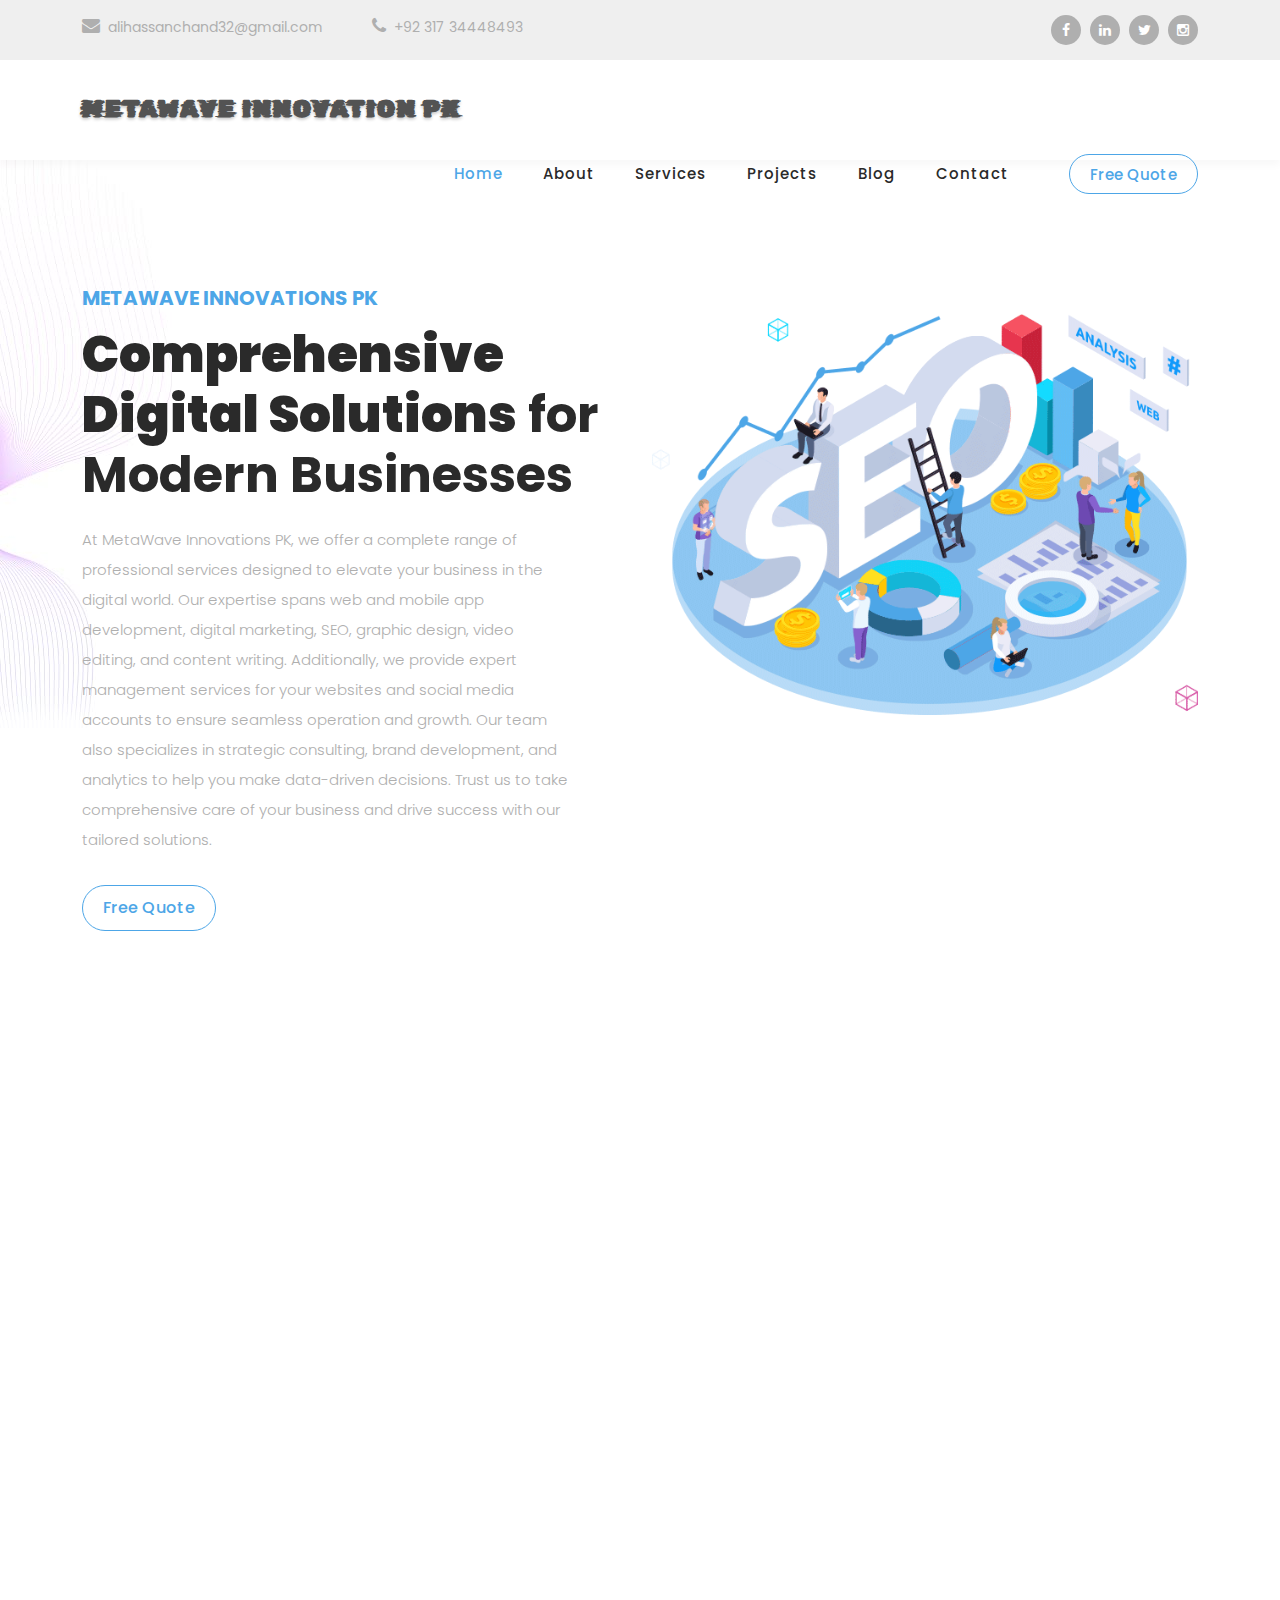
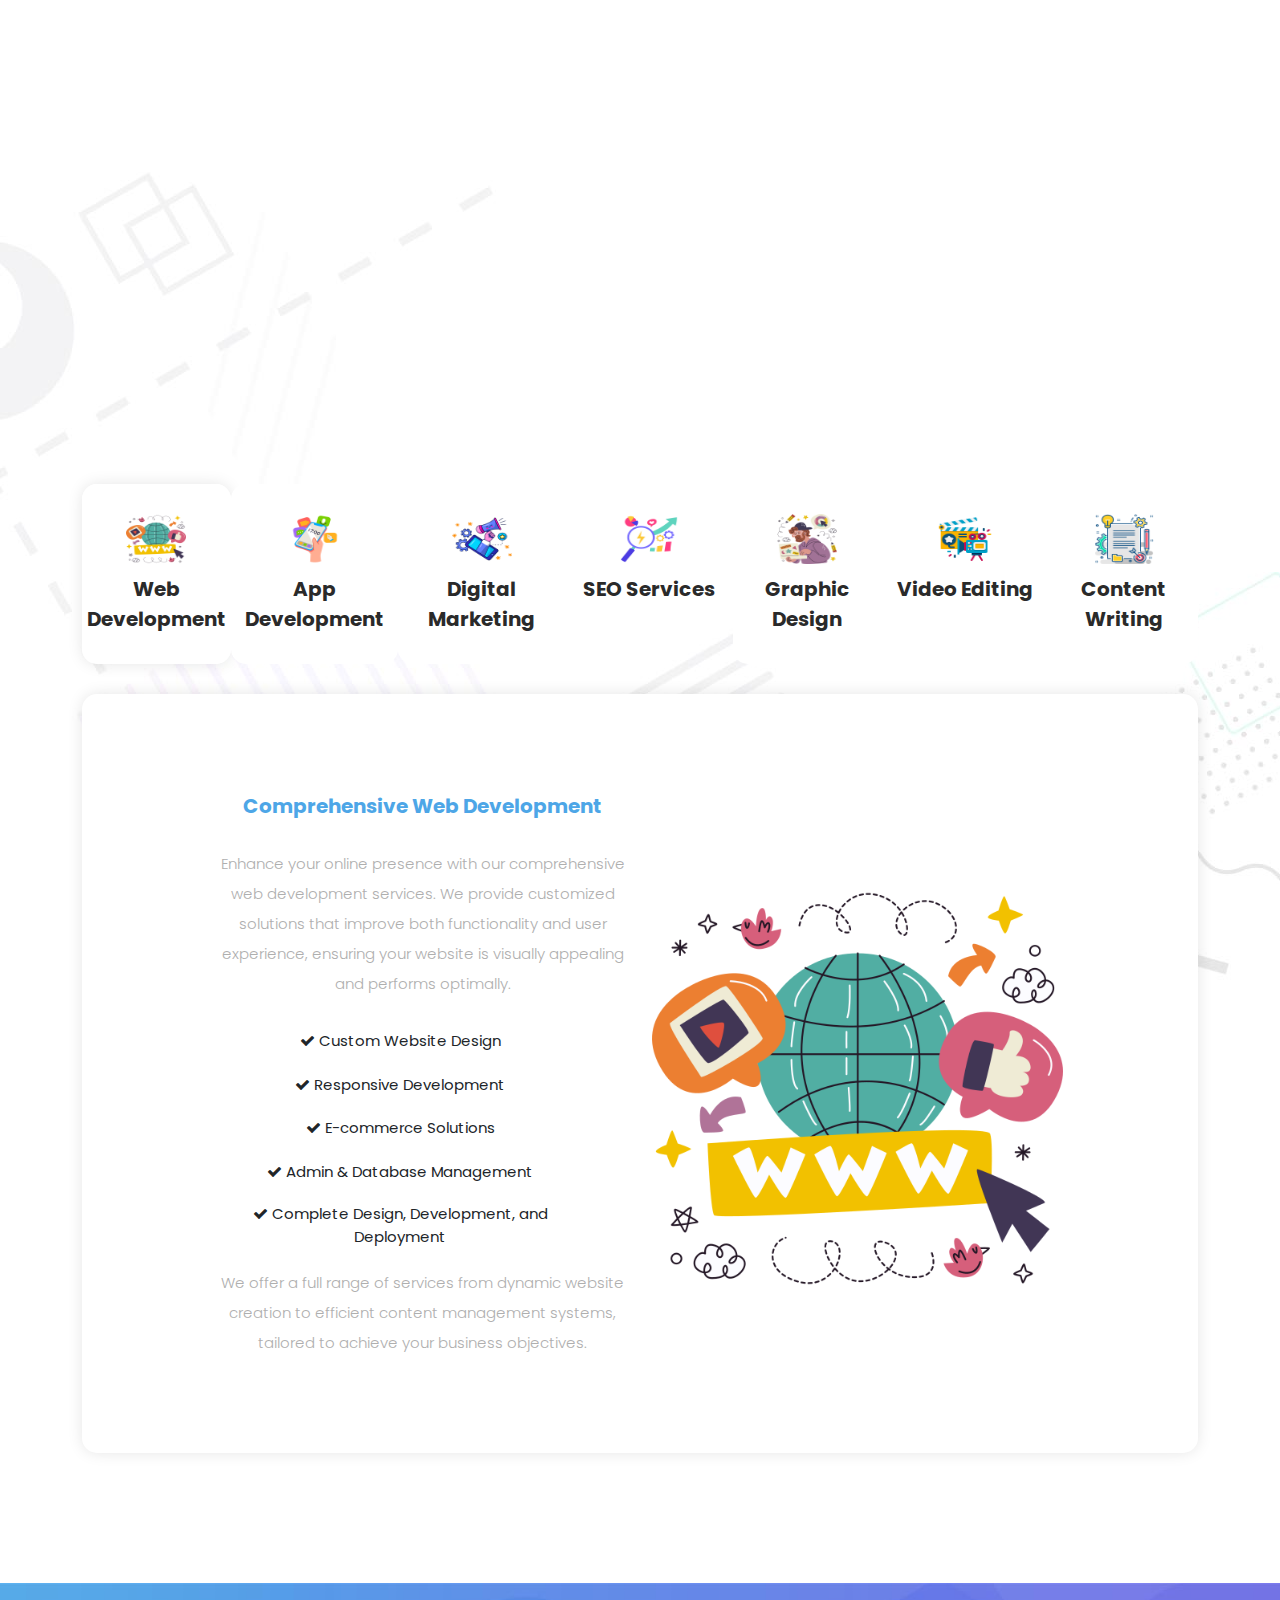
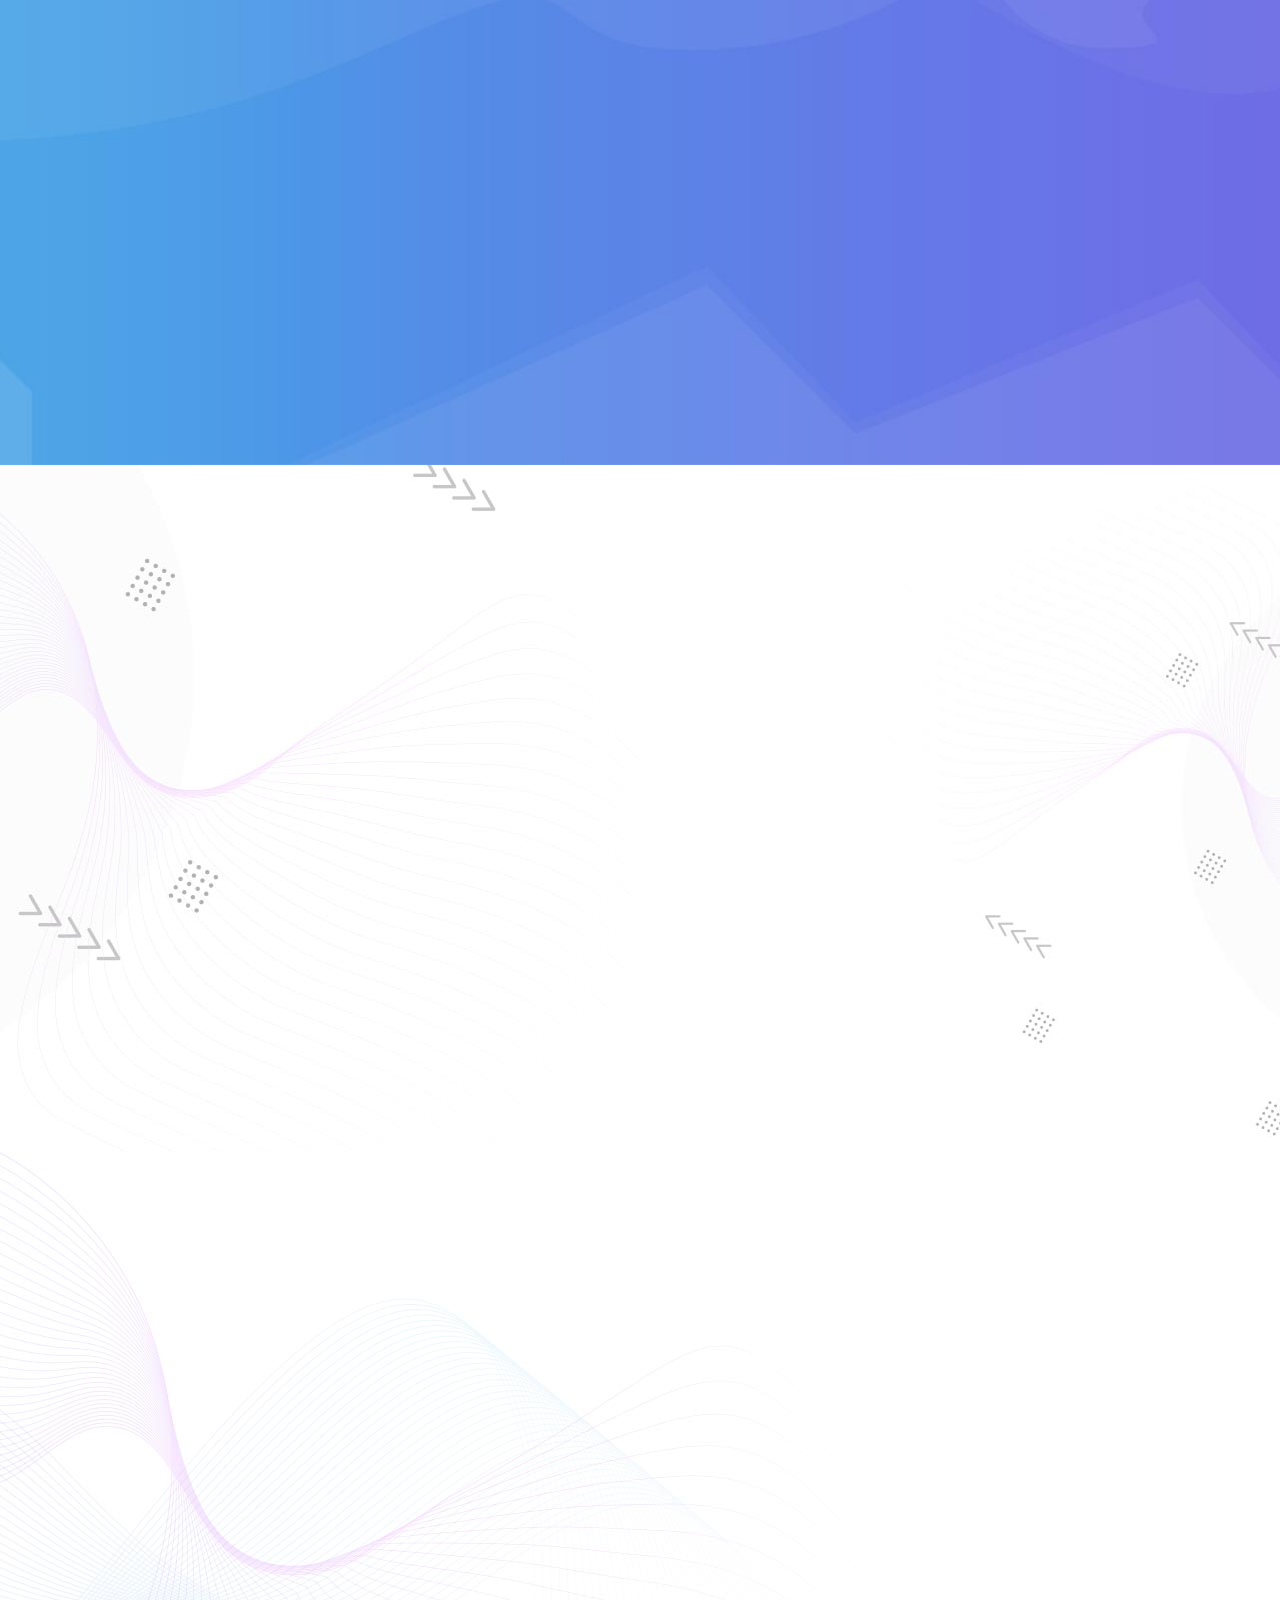
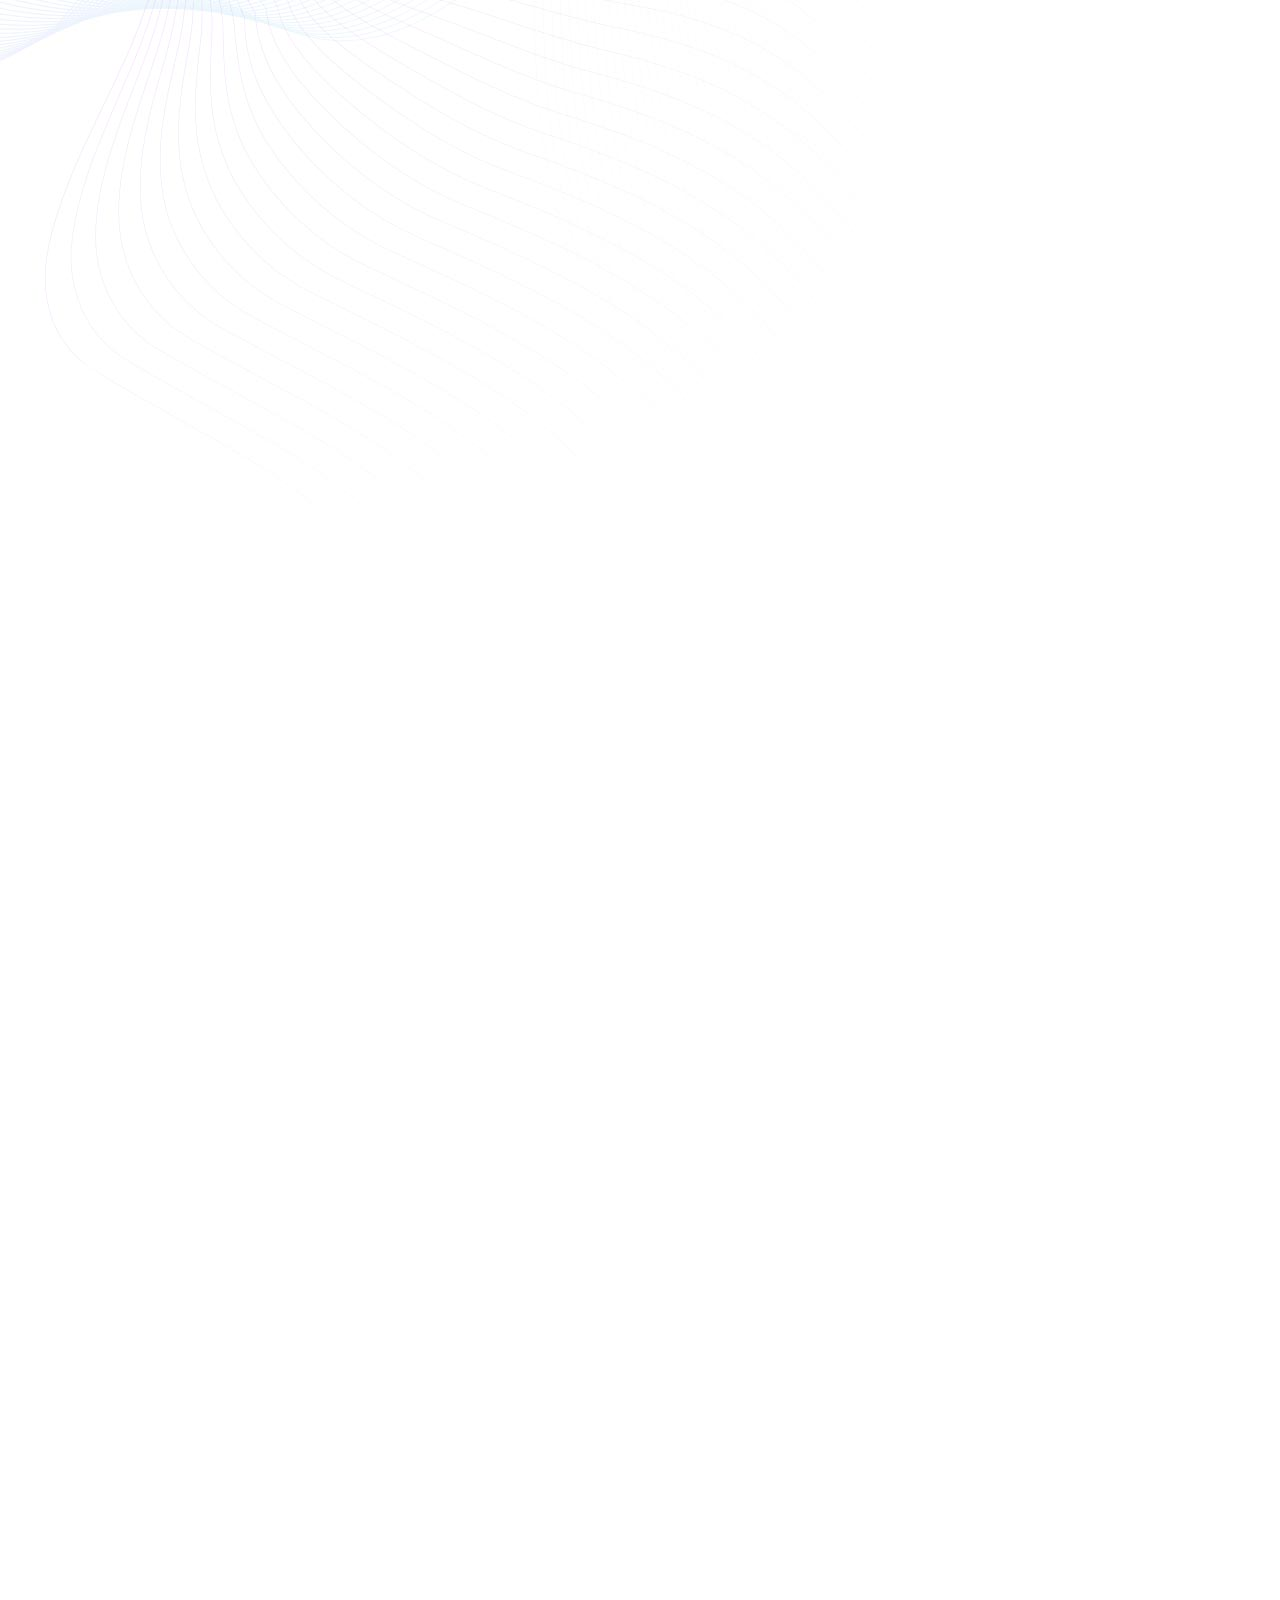
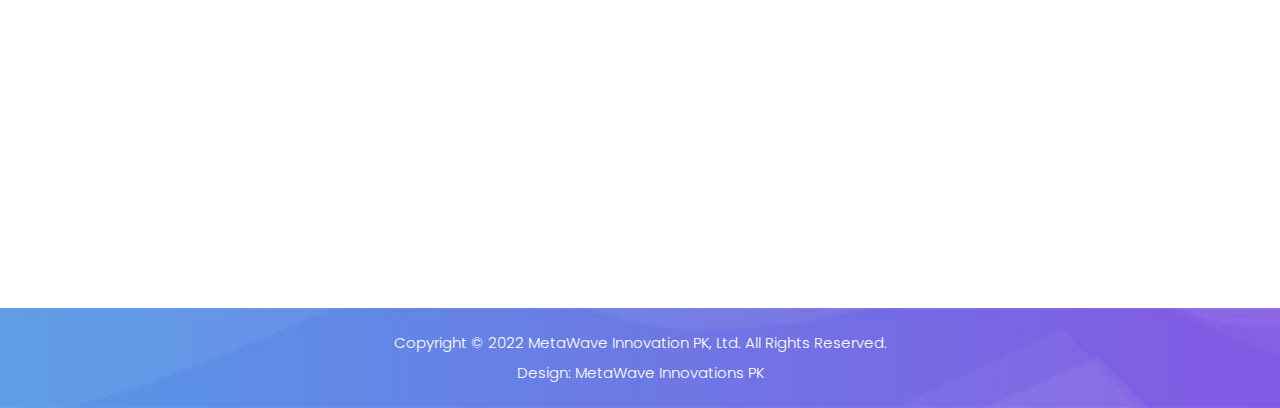
<file: index.html>
<!DOCTYPE html>
<html lang="en">

<head>

  <meta charset="UTF-8">
  <meta name="viewport" content="width=device-width, initial-scale=1, shrink-to-fit=no">
  <meta name="description" content="">
  <meta name="author" content="">
  <link rel="preconnect" href="https://fonts.googleapis.com">
  <link rel="preconnect" href="https://fonts.gstatic.com" crossorigin>
  <link href="https://fonts.googleapis.com/css2?family=Poppins:wght@100;200;300;400;500;600;700;800;900&display=swap"
    rel="stylesheet">
  <link rel="stylesheet" href="https://cdnjs.cloudflare.com/ajax/libs/font-awesome/6.0.0-beta3/css/all.min.css">
  <link rel="stylesheet" href="https://cdnjs.cloudflare.com/ajax/libs/font-awesome/6.0.0-beta3/css/all.min.css">
  <script src="https://cdn.emailjs.com/dist/email.min.js"></script>
  <script>
    emailjs.init('cyCBaGs6mKkNKxGbT'); // Replace with your EmailJS user ID
  </script>


  <title>MetaWave - Innovation - PK</title>

  <!-- Bootstrap core CSS -->
  <link href="vendor/bootstrap/css/bootstrap.min.css" rel="stylesheet">
  <link rel="stylesheet" href="https://fonts.googleapis.com/css2?family=Rubik+Glitch:wght@400;700&display=swap">



  <!-- Additional CSS Files -->
  <link rel="stylesheet" href="assets/css/fontawesome.css">
  <link rel="stylesheet" href="assets/css/templatemo-digimedia-v3.css">
  <link rel="stylesheet" href="assets/css/animated.css">
  <link rel="stylesheet" href="assets/css/owl.css">
  <!--

TemplateMo 568 DigiMedia

metawave-innovations/tm-568-digimedia

-->
</head>

<body>

  <!-- ***** Preloader Start ***** -->
  <div id="js-preloader" class="js-preloader">
    <div class="preloader-inner">
      <span class="dot"></span>
      <div class="dots">
        <span></span>
        <span></span>
        <span></span>
      </div>
    </div>
  </div>
  <!-- ***** Preloader End ***** -->

  <!-- Pre-header Starts -->
  <div class="pre-header">
    <div class="container">
      <div class="row">
        <div class="col-lg-8 col-sm-8 col-7">
          <ul class="info">
            <li><a href="#"><i class="fa fa-envelope"></i>alihassanchand32@gmail.com</a></li>
            <li><a href="#"><i class="fa fa-phone"></i>+92 317 34448493</a></li>
          </ul>
        </div>
        <div class="col-lg-4 col-sm-4 col-5">
          <ul class="social-media">
            <li><a href="https://www.linkedin.com/company/metawave-innovations-pk"><i class="fa fa-facebook"></i></a>
            </li>
            <li><a href="https://www.linkedin.com/company/metawave-innovations-pk"><i class="fa fa-linkedin"></i></a>
            </li>
            <li><a href="https://www.linkedin.com/company/metawave-innovations-pk"><i class="fa fa-twitter"></i></a>
            </li>
            <li><a href="https://www.linkedin.com/company/metawave-innovations-pk"><i class="fa fa-instagram"></i></a>
            </li>
          </ul>
        </div>
      </div>
    </div>
  </div>
  <!-- Pre-header End -->

  <!-- ***** Header Area Start ***** -->
  <header class="header-area header-sticky wow slideInDown" data-wow-duration="0.75s" data-wow-delay="0s">
    <div class="container">
      <div class="row">
        <div class="col-12">
          <nav class="main-nav">
            <!-- ***** Logo Start ***** -->
            <a href="index.html" class="logo">
              <h1 class="brand">METAWAVE INNOVATION PK</h1>

            </a>
            <!-- ***** Logo End ***** -->
            <!-- ***** Menu Start ***** -->
            <ul class="nav">
              <li class="scroll-to-section"><a href="#top" class="active">Home</a></li>
              <li class="scroll-to-section"><a href="#about">About</a></li>
              <li class="scroll-to-section"><a href="#services">Services</a></li>
              <li class="scroll-to-section"><a href="#portfolio">Projects</a></li>
              <li class="scroll-to-section"><a href="#blog">Blog</a></li>
              <li class="scroll-to-section"><a href="#contact">Contact</a></li>
              <li class="scroll-to-section">
                <div class="border-first-button"><a href="#contact">Free Quote</a></div>
              </li>
            </ul>
            <a class='menu-trigger'>
              <span>Menu</span>
            </a>
            <!-- ***** Menu End ***** -->
          </nav>
        </div>
      </div>
    </div>
  </header>
  <!-- ***** Header Area End ***** -->

  <div class="main-banner wow fadeIn" id="top" data-wow-duration="1s" data-wow-delay="0.5s">
    <div class="container">
      <div class="row">
        <div class="col-lg-12">
          <div class="row">
            <div class="col-lg-6 align-self-center">
              <div class="left-content show-up header-text wow fadeInLeft" data-wow-duration="1s" data-wow-delay="1s">
                <div class="row">
                  <div class="col-lg-12">
                    <h6>MetaWave Innovations PK</h6>
                    <h2><strong>Comprehensive Digital Solutions</strong> for Modern Businesses</h2>
                    <p>At MetaWave Innovations PK, we offer a complete range of professional services designed to
                      elevate your business in the digital world. Our expertise spans web and mobile app development,
                      digital marketing, SEO, graphic design, video editing, and content writing. Additionally, we
                      provide expert management services for your websites and social media accounts to ensure seamless
                      operation and growth. Our team also specializes in strategic consulting, brand development, and
                      analytics to help you make data-driven decisions. Trust us to take comprehensive care of your
                      business and drive success with our tailored solutions.</p>
                  </div>

                  <div class="col-lg-12">
                    <div class="border-first-button scroll-to-section">
                      <a href="#contact">Free Quote</a>
                    </div>
                  </div>
                </div>
              </div>
            </div>
            <div class="col-lg-6">
              <div class="right-image wow fadeInRight" data-wow-duration="1s" data-wow-delay="0.5s">
                <img src="assets/images/slider-dec-v3.png" alt="">
              </div>
            </div>
          </div>
        </div>
      </div>
    </div>
  </div>

  <div id="about" class="about section">
    <div class="container">
      <div class="row">
        <div class="col-lg-12">
          <div class="row">
            <div class="col-lg-6">
              <div class="about-left-image wow fadeInLeft" data-wow-duration="1s" data-wow-delay="0.5s">
                <img src="assets/images/about-dec-v3.png" alt="MetaWave Innovations PK">
              </div>
            </div>
            <div class="col-lg-6 align-self-center wow fadeInRight" data-wow-duration="1s" data-wow-delay="0.5s">
              <div class="about-right-content">
                <div class="section-heading">
                  <h6>About Us</h6>
                  <h4>Who is MetaWave <em>Innovations PK</em></h4>
                  <div class="line-dec"></div>
                </div>
                <p>MetaWave Innovations PK is dedicated to delivering high-quality solutions in web development, mobile
                  app development, digital marketing, and more. Our team of experts is committed to driving your
                  business forward with innovative strategies and cutting-edge technology. Explore our services and see
                  how we can assist you in achieving your goals. Feel free to <a rel="nofollow"
                    href="https://paypal.me/metawaveinnovations" target="_blank">contribute</a> to support our ongoing
                  efforts in providing exceptional services.</p>
                <div class="row">
                  <div class="col-lg-4 col-sm-4">
                    <div class="skill-item first-skill-item wow fadeIn" data-wow-duration="1s" data-wow-delay="0s">
                      <div class="progress" data-percentage="90">
                        <span class="progress-left">
                          <span class="progress-bar"></span>
                        </span>
                        <span class="progress-right">
                          <span class="progress-bar"></span>
                        </span>
                        <div class="progress-value">
                          <div>
                            100%<br>
                            <span>Web Development</span>
                          </div>
                        </div>
                      </div>
                    </div>
                  </div>
                  <div class="col-lg-4 col-sm-4">
                    <div class="skill-item second-skill-item wow fadeIn" data-wow-duration="1s" data-wow-delay="0s">
                      <div class="progress" data-percentage="90">
                        <span class="progress-left">
                          <span class="progress-bar"></span>
                        </span>
                        <span class="progress-right">
                          <span class="progress-bar"></span>
                        </span>
                        <div class="progress-value">
                          <div>
                            100%<br>
                            <span>Graphic Designing</span>
                          </div>
                        </div>
                      </div>
                    </div>
                  </div>
                  <div class="col-lg-4 col-sm-4">
                    <div class="skill-item third-skill-item wow fadeIn" data-wow-duration="1s" data-wow-delay="0s">
                      <div class="progress" data-percentage="90">
                        <span class="progress-left">
                          <span class="progress-bar"></span>
                        </span>
                        <span class="progress-right">
                          <span class="progress-bar"></span>
                        </span>
                        <div class="progress-value">
                          <div>
                            100%<br>
                            <span>Graphic Designing</span>
                          </div>
                        </div>
                      </div>
                    </div>
                  </div>

                </div>
              </div>
            </div>
          </div>
        </div>
      </div>
    </div>
  </div>


  <div id="services" class="services section">
    <div class="container">
      <div class="row">
        <div class="col-lg-12">
          <div class="section-heading wow fadeInDown" data-wow-duration="1s" data-wow-delay="0.5s">
            <h6>Our Services</h6>
            <h4>What MetaWave <em>Innovations PK</em> Provides</h4>
            <div class="line-dec"></div>
          </div>
        </div>
        <div class="col-lg-12">
          <div class="naccs">
            <div class="grid">
              <div class="row">
                <div class="col-lg-12">
                  <div class="menu">
                    <div class="first-thumb active">
                      <div class="thumb">
                        <span class="icon"><img src="www.png" alt="Web Development"></span>
                        Web Development
                      </div>
                    </div>
                    <div>
                      <div class="thumb">
                        <span class="icon"><img src="mobile-app.png" alt="Mobile App Development"></span>
                        App Development
                      </div>
                    </div>
                    <div>
                      <div class="thumb">
                        <span class="icon"><img src="digital-marketing.png" alt="Digital Marketing"></span>
                        Digital Marketing
                      </div>
                    </div>
                    <div>
                      <div class="thumb">
                        <span class="icon"><img src="seo.png" alt="SEO Services"></span>
                        SEO Services
                      </div>
                    </div>
                    <div class="last-thumb">
                      <div class="thumb">
                        <span class="icon"><img src="graphic-designer-icon.png" alt="Graphic Design"></span>
                        Graphic Design
                      </div>
                    </div>
                    <div>
                      <div class="thumb">
                        <span class="icon"><img src="video-editing-icon.png" alt="Video Editing"></span>
                        Video Editing
                      </div>
                    </div>
                    <div class="last-thumb">
                      <div class="thumb">
                        <span class="icon"><img src="content-writing-icon.png" alt="Content Writing"></span>
                        Content Writing
                      </div>
                    </div>
                  </div>
                </div>
                <div class="col-lg-12">
                  <ul class="nacc">
                    <li class="active">
                      <div>
                        <div class="thumb">
                          <div class="row">
                            <div class="col-lg-6 align-self-center">
                              <div class="left-text">
                                <h4>Comprehensive Web Development</h4>
                                <p>Enhance your online presence with our comprehensive web development services. We
                                  provide customized solutions that improve both functionality and user experience,
                                  ensuring your website is visually appealing and performs optimally.</p>
                                <div class="ticks-list">
                                  <span><i class="fa fa-check"></i> Custom Website Design</span>
                                  <span><i class="fa fa-check"></i> Responsive Development</span>
                                  <span><i class="fa fa-check"></i> E-commerce Solutions</span>
                                  <span><i class="fa fa-check"></i> Admin & Database Management</span>
                                  <span><i class="fa fa-check"></i> Complete Design, Development, and Deployment</span>
                                </div>
                                <p>We offer a full range of services from dynamic website creation to efficient content
                                  management systems, tailored to achieve your business objectives.</p>
                              </div>
                            </div>

                            <div class="col-lg-6 align-self-center">
                              <div class="right-image">
                                <img src="www.png" alt="Web Development">
                              </div>
                            </div>
                          </div>
                        </div>
                      </div>
                    </li>
                    <li>
                      <div>
                        <div class="thumb">
                          <div class="row">
                            <div class="col-lg-6 align-self-center">
                              <div class="left-text">
                                <h4>Mobile App Development</h4>
                                <p>Enhance your mobile presence with our bespoke app development services. We create
                                  engaging and functional mobile applications tailored to your needs, across both iOS
                                  and Android platforms.</p>
                                <div class="ticks-list">
                                  <span><i class="fa fa-check"></i> Cross-Platform Development</span>
                                  <span><i class="fa fa-check"></i> User-Centric Design</span>
                                  <span><i class="fa fa-check"></i> Performance Optimization</span>
                                </div>
                                <p>Our apps are designed to provide an exceptional user experience while meeting your
                                  business objectives.</p>
                              </div>
                            </div>
                            <div class="col-lg-6 align-self-center">
                              <div class="right-image">
                                <img src="mobile-app.png" alt="Mobile App Development">
                              </div>
                            </div>
                          </div>
                        </div>
                      </div>
                    </li>
                    <li>
                      <div>
                        <div class="thumb">
                          <div class="row">
                            <div class="col-lg-6 align-self-center">
                              <div class="left-text">
                                <h4>Strategic Digital Marketing</h4>
                                <p>Boost your online presence with our strategic digital marketing services. We provide
                                  comprehensive strategies to increase your visibility and drive targeted traffic to
                                  your business.</p>
                                <div class="ticks-list">
                                  <span><i class="fa fa-check"></i> Social Media Marketing</span>
                                  <span><i class="fa fa-check"></i> PPC Advertising</span>
                                  <span><i class="fa fa-check"></i> Email Campaigns</span>
                                  <span><i class="fa fa-check"></i> Content Marketing</span>
                                </div>
                                <p>Our tailored marketing solutions are designed to maximize your ROI and reach your
                                  target audience effectively.</p>
                              </div>
                            </div>
                            <div class="col-lg-6 align-self-center">
                              <div class="right-image">
                                <img src="digital-marketing.png" alt="Digital Marketing">
                              </div>
                            </div>
                          </div>
                        </div>
                      </div>
                    </li>
                    <li>
                      <div>
                        <div class="thumb">
                          <div class="row">
                            <div class="col-lg-6 align-self-center">
                              <div class="left-text">
                                <h4>SEO & Analytics</h4>
                                <p>Improve your website’s visibility with our expert SEO services. We provide in-depth
                                  analysis and actionable insights to enhance your search engine rankings and track your
                                  performance.</p>
                                <div class="ticks-list">
                                  <span><i class="fa fa-check"></i> Keyword Research</span>
                                  <span><i class="fa fa-check"></i> On-Page Optimization</span>
                                  <span><i class="fa fa-check"></i> Technical SEO</span>
                                  <span><i class="fa fa-check"></i> Performance Tracking</span>
                                </div>
                                <p>Our SEO strategies are designed to drive organic traffic and improve your website’s
                                  search engine ranking.</p>
                              </div>
                            </div>
                            <div class="col-lg-6 align-self-center">
                              <div class="right-image">
                                <img src="seo.png" alt="SEO Services">
                              </div>
                            </div>
                          </div>
                        </div>
                      </div>
                    </li>
                    <li>
                      <div>
                        <div class="thumb">
                          <div class="row">
                            <div class="col-lg-6 align-self-center">
                              <div class="left-text">
                                <h4>Graphic Design</h4>
                                <p>Our graphic design services create visually stunning materials to represent your
                                  brand effectively. From logos to marketing collateral, we design creative assets that
                                  make a lasting impression.</p>
                                <div class="ticks-list">
                                  <span><i class="fa fa-check"></i> Brand Identity Design</span>
                                  <span><i class="fa fa-check"></i> Print Design</span>
                                  <span><i class="fa fa-check"></i> Digital Assets</span>
                                </div>
                                <p>Let us help you establish a strong visual presence with our professional design
                                  services.</p>
                              </div>
                            </div>
                            <div class="col-lg-6 align-self-center">
                              <div class="right-image">
                                <img src="graphic-designer-icon.png" alt="Graphic Design">
                              </div>
                            </div>
                          </div>
                        </div>
                      </div>
                    </li>
                    <li>
                      <div>
                        <div class="thumb">
                          <div class="row">
                            <div class="col-lg-6 align-self-center">
                              <div class="left-text">
                                <h4>Video Editing</h4>
                                <p>Enhance your visual content with our professional video editing services. We offer
                                  editing, post-production, and motion graphics to create engaging videos that captivate
                                  your audience.</p>
                                <div class="ticks-list">
                                  <span><i class="fa fa-check"></i> Professional Editing</span>
                                  <span><i class="fa fa-check"></i> Motion Graphics</span>
                                  <span><i class="fa fa-check"></i> Video Production</span>
                                </div>
                                <p>Our editing services ensure your videos are polished and impactful, tailored to your
                                  specific needs.</p>
                              </div>
                            </div>
                            <div class="col-lg-6 align-self-center">
                              <div class="right-image">
                                <img src="video-editing-icon.png" alt="Video Editing">
                              </div>
                            </div>
                          </div>
                        </div>
                      </div>
                    </li>
                    <li>
                      <div>
                        <div class="thumb">
                          <div class="row">
                            <div class="col-lg-6 align-self-center">
                              <div class="left-text">
                                <h4>Content Writing Services</h4>
                                <p>Our content writing services provide high-quality, engaging, and SEO-optimized
                                  content tailored to your target audience. Whether you need blog posts, web copy, or
                                  any other type of written material, we create compelling content that drives results
                                  and supports your business objectives.</p>
                                <div class="ticks-list">
                                  <span><i class="fa fa-check"></i> Blog Writing</span>
                                  <span><i class="fa fa-check"></i> Website Copy</span>
                                  <span><i class="fa fa-check"></i> SEO Content</span>
                                  <span><i class="fa fa-check"></i> Article Writing</span>
                                  <span><i class="fa fa-check"></i> Book Reviews</span>
                                </div>
                                <p>Boost your online presence with professionally crafted content that resonates with
                                  your audience and aligns with your business goals.</p>
                              </div>
                            </div>

                            <div class="col-lg-6 align-self-center">
                              <div class="right-image">
                                <img src="content-writing-icon.png" alt="Content Writing">
                              </div>
                            </div>
                          </div>
                        </div>
                      </div>
                    </li>
                  </ul>
                </div>
              </div>

            </div>
          </div>
        </div>
      </div>

    </div>
  </div>


  <div id="free-quote" class="free-quote">
    <div class="container">
      <div class="row">
        <div class="col-lg-4 offset-lg-4">
          <div class="section-heading  wow fadeIn" data-wow-duration="1s" data-wow-delay="0.3s">
            <h6>Get Your Free Quote</h6>
            <h4>Grow With Us Now</h4>
            <div class="line-dec"></div>
          </div>
        </div>
        <div class="col-lg-8 offset-lg-2  wow fadeIn" data-wow-duration="1s" data-wow-delay="0.8s">
          <form id="search" action="#" method="GET">
            <div class="row">
              <div class="col-lg-4 col-sm-4">
                <fieldset>
                  <input type="web" name="web" class="website" placeholder="Your website URL..." autocomplete="on"
                    required>
                </fieldset>
              </div>
              <div class="col-lg-4 col-sm-4">
                <fieldset>
                  <input type="address" name="address" class="email" placeholder="Email Address..." autocomplete="on"
                    required>
                </fieldset>
              </div>
              <div class="col-lg-4 col-sm-4">
                <fieldset>
                  <button type="submit" class="main-button">Get Quote Now</button>
                </fieldset>
              </div>
            </div>
          </form>
        </div>
      </div>
    </div>
  </div>


  <div id="portfolio" class="our-portfolio section">
    <div class="container">
      <div class="row">
        <div class="col-lg-5">
          <div class="section-heading wow fadeInLeft" data-wow-duration="1s" data-wow-delay="0.3s">
            <h6>Our Portfolio</h6>
            <h4>See Our Recent <em>Projects</em></h4>
            <div class="line-dec"></div>
          </div>
        </div>
      </div>
    </div>
    <div class="container-fluid wow fadeIn" data-wow-duration="1s" data-wow-delay="0.7s">
      <div class="row">
        <div class="col-lg-12">
          <div class="loop owl-carousel">
            <!-- Web Development -->
            <div class="item">
              <a href="#">
                <div class="portfolio-item">
                  <div class="thumb">
                    <img src="assets/images/portfolio-01.jpg" alt="Web Development">
                  </div>
                  <div class="down-content">
                    <h4>Web Development</h4>
                    <span>Custom Website Design</span>
                  </div>
                </div>
              </a>
            </div>

            <!-- Mobile App Development -->
            <div class="item">
              <a href="#">
                <div class="portfolio-item">
                  <div class="thumb">
                    <img src="assets/images/portfolio-03.jpg" alt="Mobile App Development">
                  </div>
                  <div class="down-content">
                    <h4>Mobile App Development</h4>
                    <span>Cross-Platform Apps</span>
                  </div>
                </div>
              </a>
            </div>

            <!-- Digital Marketing -->
            <div class="item">
              <a href="#">
                <div class="portfolio-item">
                  <div class="thumb">
                    <img src="assets/images/portfolio-04.jpg" alt="Digital Marketing">
                  </div>
                  <div class="down-content">
                    <h4>Digital Marketing</h4>
                    <span>SEO & SEM</span>
                  </div>
                </div>
              </a>
            </div>

            <!-- SEO Services -->
            <div class="item">
              <a href="#">
                <div class="portfolio-item">
                  <div class="thumb">
                    <img src="assets/images/portfolio-01.jpg" alt="SEO Services">
                  </div>
                  <div class="down-content">
                    <h4>SEO Services</h4>
                    <span>Search Engine Optimization</span>
                  </div>
                </div>
              </a>
            </div>

            <!-- Graphic Design -->
            <div class="item">
              <a href="#">
                <div class="portfolio-item">
                  <div class="thumb">
                    <img src="assets/images/portfolio-02.jpg" alt="Graphic Design">
                  </div>
                  <div class="down-content">
                    <h4>Graphic Design</h4>
                    <span>Brand & Identity</span>
                  </div>
                </div>
              </a>
            </div>

            <!-- Video Editing -->
            <div class="item">
              <a href="#">
                <div class="portfolio-item">
                  <div class="thumb">
                    <img src="assets/images/portfolio-03.jpg" alt="Video Editing">
                  </div>
                  <div class="down-content">
                    <h4>Video Editing</h4>
                    <span>Creative Editing</span>
                  </div>
                </div>
              </a>
            </div>

            <!-- Content Writing -->
            <div class="item">
              <a href="#">
                <div class="portfolio-item">
                  <div class="thumb">
                    <img src="assets/images/portfolio-04.jpg" alt="Content Writing">
                  </div>
                  <div class="down-content">
                    <h4>Content Writing</h4>
                    <span>Engaging Content</span>
                  </div>
                </div>
              </a>
            </div>
          </div>
        </div>
      </div>
    </div>
  </div>


  <div id="blog" class="blog">
    <div class="container">
      <div class="row">
        <div class="col-lg-4 offset-lg-4  wow fadeInDown" data-wow-duration="1s" data-wow-delay="0.3s">
          <div class="section-heading">
            <h6>Recent News</h6>
            <h4>Check Our Blog <em>Posts</em></h4>
            <div class="line-dec"></div>
          </div>
        </div>
        <div class="col-lg-6 show-up wow fadeInUp" data-wow-duration="1s" data-wow-delay="0.3s">
          <div class="blog-post">
            <div class="thumb">
              <a href="#"><img src="assets/images/blog-post-01.jpg" alt=""></a>
            </div>
            <div class="down-content">
              <span class="category">SEO Analysis</span>
              <span class="date">03 August 2021</span>
              <a href="#">
                <h4>Lorem Ipsum Dolor Sit Amet, Consectetur Adelore
                  Eiusmod Tempor Incididunt</h4>
              </a>
              <p>Lorem ipsum dolor sit amet, consectetur adipiscing elit, sed doers itii eiumod deis tempor incididunt
                ut labore.</p>
              <span class="author"><img src="assets/images/about-dec-v2.png" alt="">By: Ali Hassan Chand</span>
              <div class="border-first-button"><a href="#">Discover More</a></div>
            </div>
          </div>
        </div>
        <div class="col-lg-6 wow fadeInUp" data-wow-duration="1s" data-wow-delay="0.3s">
          <div class="blog-posts">
            <div class="row">
              <div class="col-lg-12">
                <div class="post-item">
                  <div class="thumb">
                    <a href="#"><img src="assets/images/blog-post-02.jpg" alt=""></a>
                  </div>
                  <div class="right-content">
                    <span class="category">SEO Analysis</span>
                    <span class="date">24 September 2021</span>
                    <a href="#">
                      <h4>Lorem Ipsum Dolor Sit Amei Eiusmod Tempor</h4>
                    </a>
                    <p>Lorem ipsum dolor sit amet, cocteturi adipiscing eliterski.</p>
                  </div>
                </div>
              </div>
              <div class="col-lg-12">
                <div class="post-item">
                  <div class="thumb">
                    <a href="#"><img src="assets/images/blog-post-03.jpg" alt=""></a>
                  </div>
                  <div class="right-content">
                    <span class="category">SEO Analysis</span>
                    <span class="date">24 September 2021</span>
                    <a href="#">
                      <h4>Lorem Ipsum Dolor Sit Amei Eiusmod Tempor</h4>
                    </a>
                    <p>Lorem ipsum dolor sit amet, cocteturi adipiscing eliterski.</p>
                  </div>
                </div>
              </div>
              <div class="col-lg-12">
                <div class="post-item last-post-item">
                  <div class="thumb">
                    <a href="#"><img src="assets/images/blog-post-04.jpg" alt=""></a>
                  </div>
                  <div class="right-content">
                    <span class="category">SEO Analysis</span>
                    <span class="date">24 September 2021</span>
                    <a href="#">
                      <h4>Lorem Ipsum Dolor Sit Amei Eiusmod Tempor</h4>
                    </a>
                    <p>Lorem ipsum dolor sit amet, cocteturi adipiscing eliterski.</p>
                  </div>
                </div>
              </div>
            </div>
          </div>
        </div>
      </div>
    </div>
  </div>

  <div id="contact" class="contact-us section">
    <div class="container">
      <div class="row">
        <div class="col-lg-6 offset-lg-3">
          <div class="section-heading wow fadeIn" data-wow-duration="1s" data-wow-delay="0.5s">
            <h6>Contact Us</h6>
            <h4>Get In Touch With Us <em>Now</em></h4>
            <div class="line-dec"></div>
          </div>
        </div>
        <div class="col-lg-12 wow fadeInUp" data-wow-duration="0.5s" data-wow-delay="0.25s">
          <form id="contact" action="" method="post">
            <div class="row">
              <div class="col-lg-12">
                <div class="contact-dec">
                  <img src="assets/images/contact-dec-v3.png" alt="">
                </div>
              </div>
              <div class="col-lg-5">
                <div id="map">
                  <iframe
                    src="https://www.google.com/maps/embed?pb=!1m18!1m12!1m3!1d14162483.151149925!2d58.367977737620095!3d29.932336889066505!2m3!1f0!2f0!3f0!3m2!1i1024!2i768!4f13.1!3m3!1m2!1s0x38db52d2f8fd751f%3A0x46b7a1f7e614925c!2sPakistan!5e0!3m2!1sen!2s!4v1723886254238!5m2!1sen!2s"
                    width="100%" height="636px" frameborder="0" style="border:0" allowfullscreen></iframe>
                </div>
              </div>
              <div class="col-lg-7">
                <div class="fill-form">
                  <div class="row">
                    <div class="col-lg-4">
                      <div class="info-post">
                        <div class="icon">
                          <img src="assets/images/phone-icon.png" alt="">
                          <a href="#">+92 317 34448493</a>
                        </div>
                      </div>
                    </div>
                    <div class="col-lg-4">
                      <div class="info-post">
                        <div class="icon">
                          <img src="assets/images/email-icon.png" alt="">
                          <a href="#">alihassanchand32<br>@gmail.com</a>
                        </div>
                      </div>
                    </div>
                    <div class="col-lg-4">
                      <div class="info-post">
                        <div class="icon">
                          <img src="assets/images/location-icon.png" alt="">
                          <a href="#">Pakistan - Europe - United States</a>
                        </div>
                      </div>
                    </div>
                    <div class="col-lg-6">
                      <fieldset>
                        <input type="text" name="name" id="name" placeholder="Name" autocomplete="on" required>
                      </fieldset>
                      <fieldset>
                        <input type="email" name="email" id="email" placeholder="Your Email" required>
                      </fieldset>
                      <fieldset>
                        <input type="text" name="subject" id="subject" placeholder="Subject" autocomplete="on">
                      </fieldset>
                    </div>
                    <div class="col-lg-6">
                      <fieldset>
                        <textarea name="message" id="message" placeholder="Message" required></textarea>
                      </fieldset>
                    </div>
                    <div class="col-lg-12">
                      <fieldset>
                        <button type="submit" id="form-submit" class="main-button">Send Message Now</button>
                      </fieldset>
                    </div>
                  </div>

                  <script>
                    document.getElementById('contact-form').addEventListener('submit', function (event) {
                      event.preventDefault(); // Prevent the default form submission

                      var templateParams = {
                        from_name: document.getElementById('name').value,
                        from_email: document.getElementById('email').value,
                        subject: document.getElementById('subject').value,
                        message: document.getElementById('message').value
                      };

                      emailjs.send('service_in2q38a', 'template_ylt5q8d', templateParams)
                        .then(function (response) {
                          alert('Message sent successfully!');
                          console.log('Success:', response);
                        }, function (error) {
                          alert('Failed to send message. Please try again later.');
                          console.log('Error:', error);
                        });
                    });
                  </script>

                </div>

              </div>
            </div>
          </form>
        </div>
      </div>
    </div>
  </div>

  <footer>
    <div class="container">
      <div class="row">
        <div class="col-lg-12">
          <p>Copyright © 2022 MetaWave Innovation PK, Ltd. All Rights Reserved.
            <br>Design: <a href="metawave-innovations" target="_parent" title="Unlimated Place for Clients">MetaWave
              Innovations PK
            </a>
          </p>
        </div>
      </div>
    </div>
  </footer>


  <!-- Scripts -->
  <script src="vendor/jquery/jquery.min.js"></script>
  <script src="vendor/bootstrap/js/bootstrap.bundle.min.js"></script>
  <script src="assets/js/owl-carousel.js"></script>
  <script src="assets/js/animation.js"></script>
  <script src="assets/js/imagesloaded.js"></script>
  <script src="assets/js/custom.js"></script>

</body>

</html>
</file>
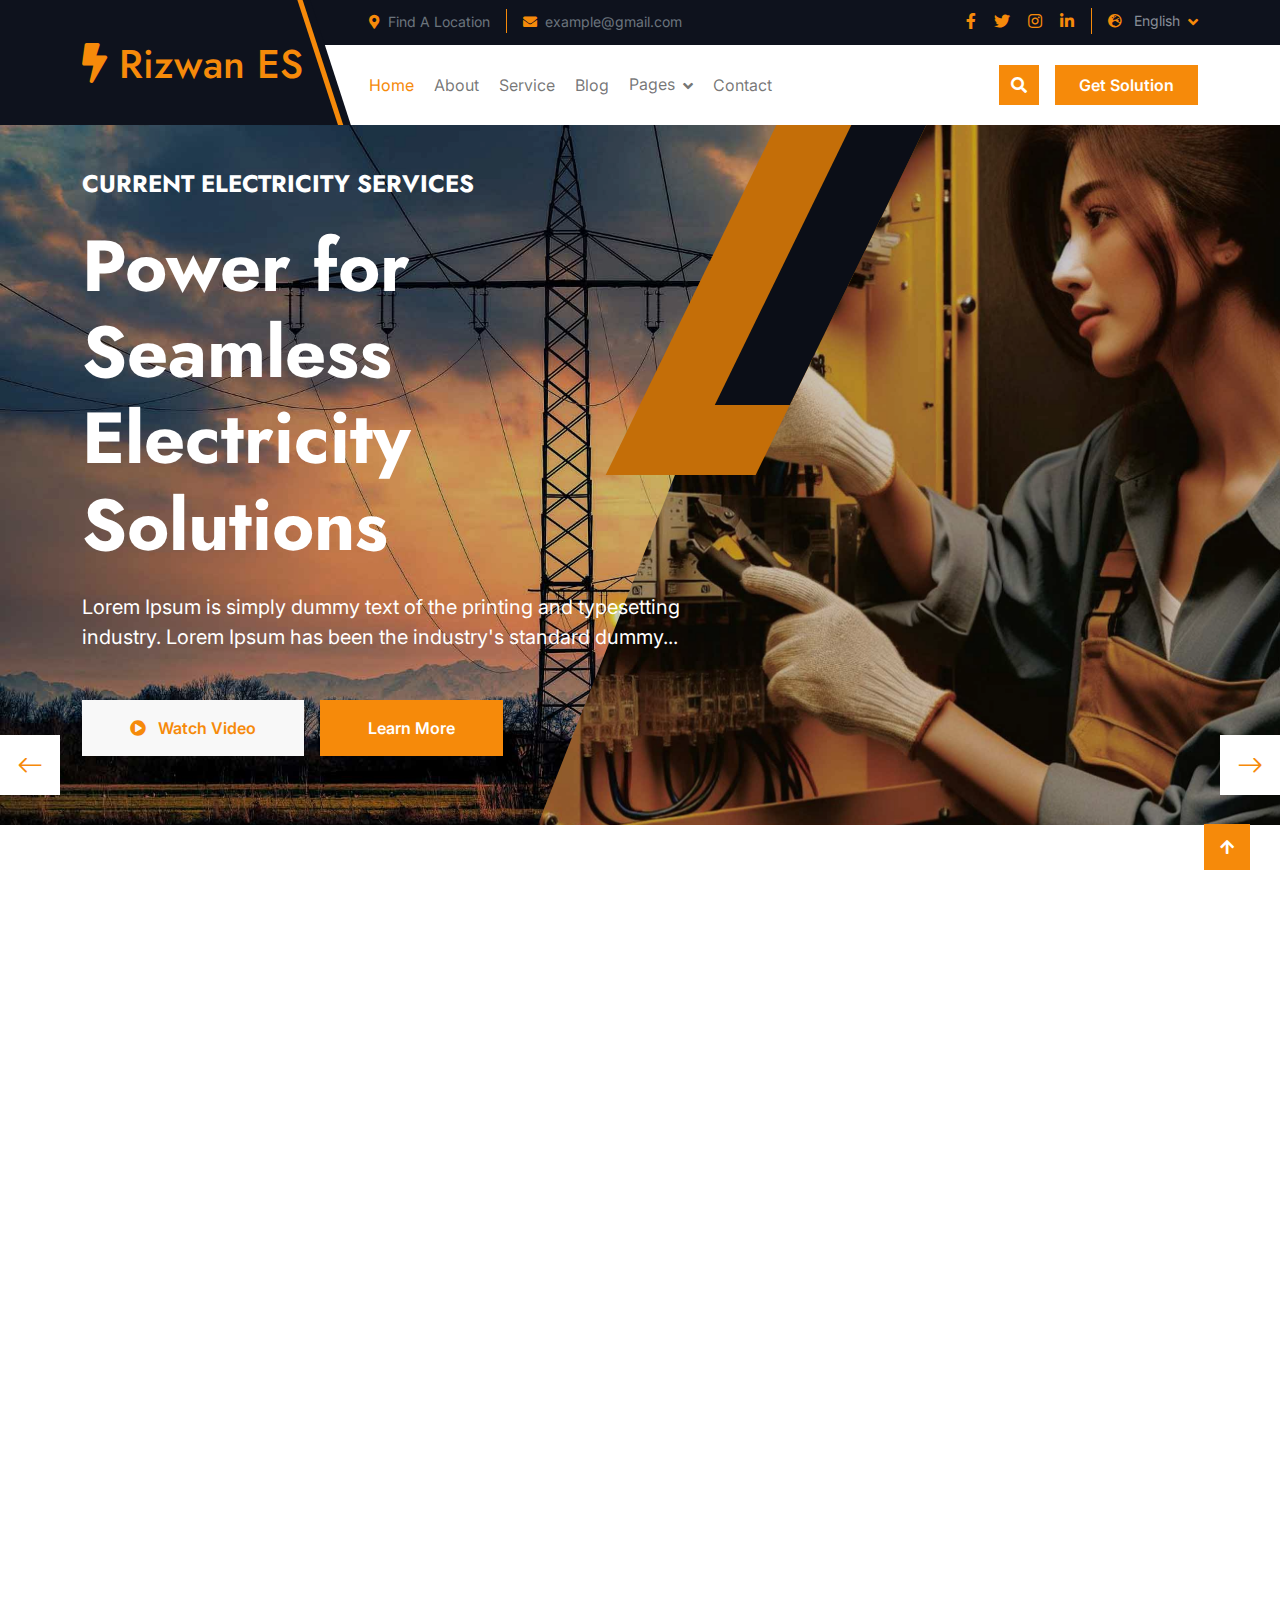
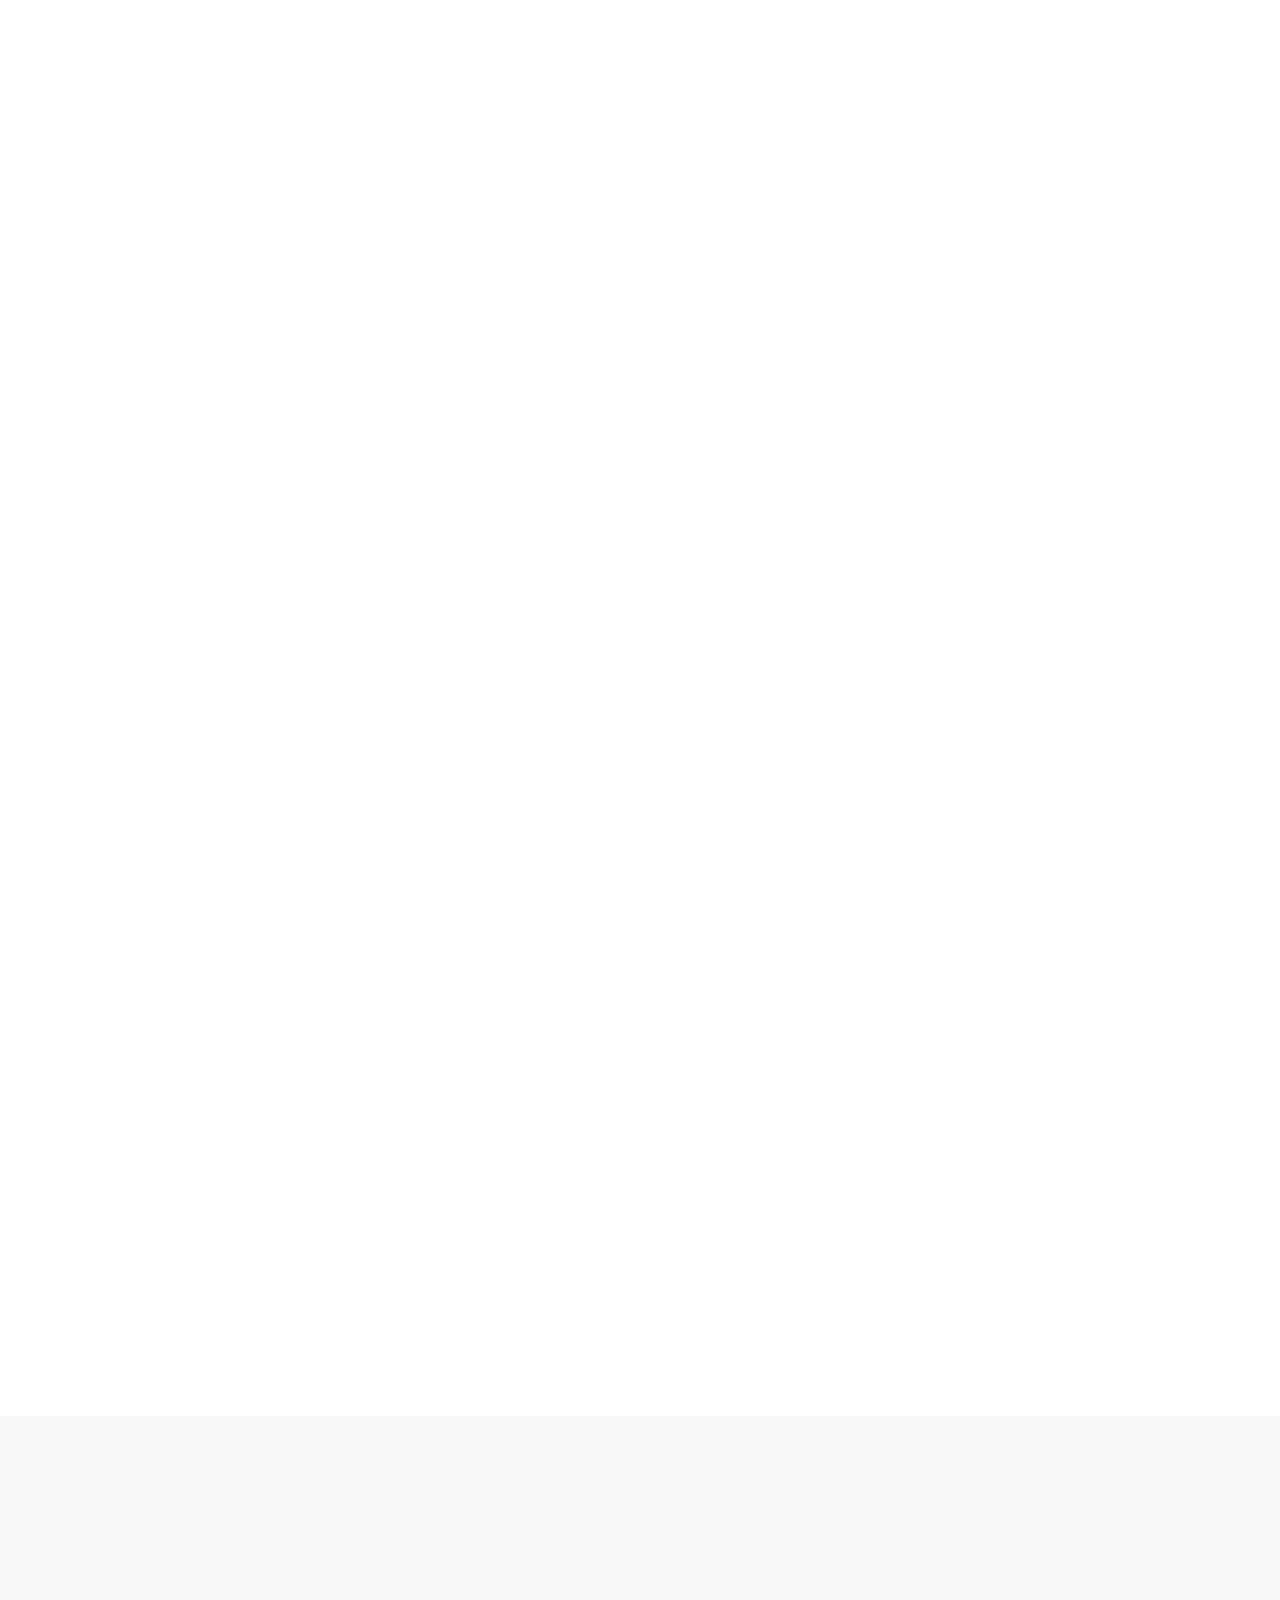
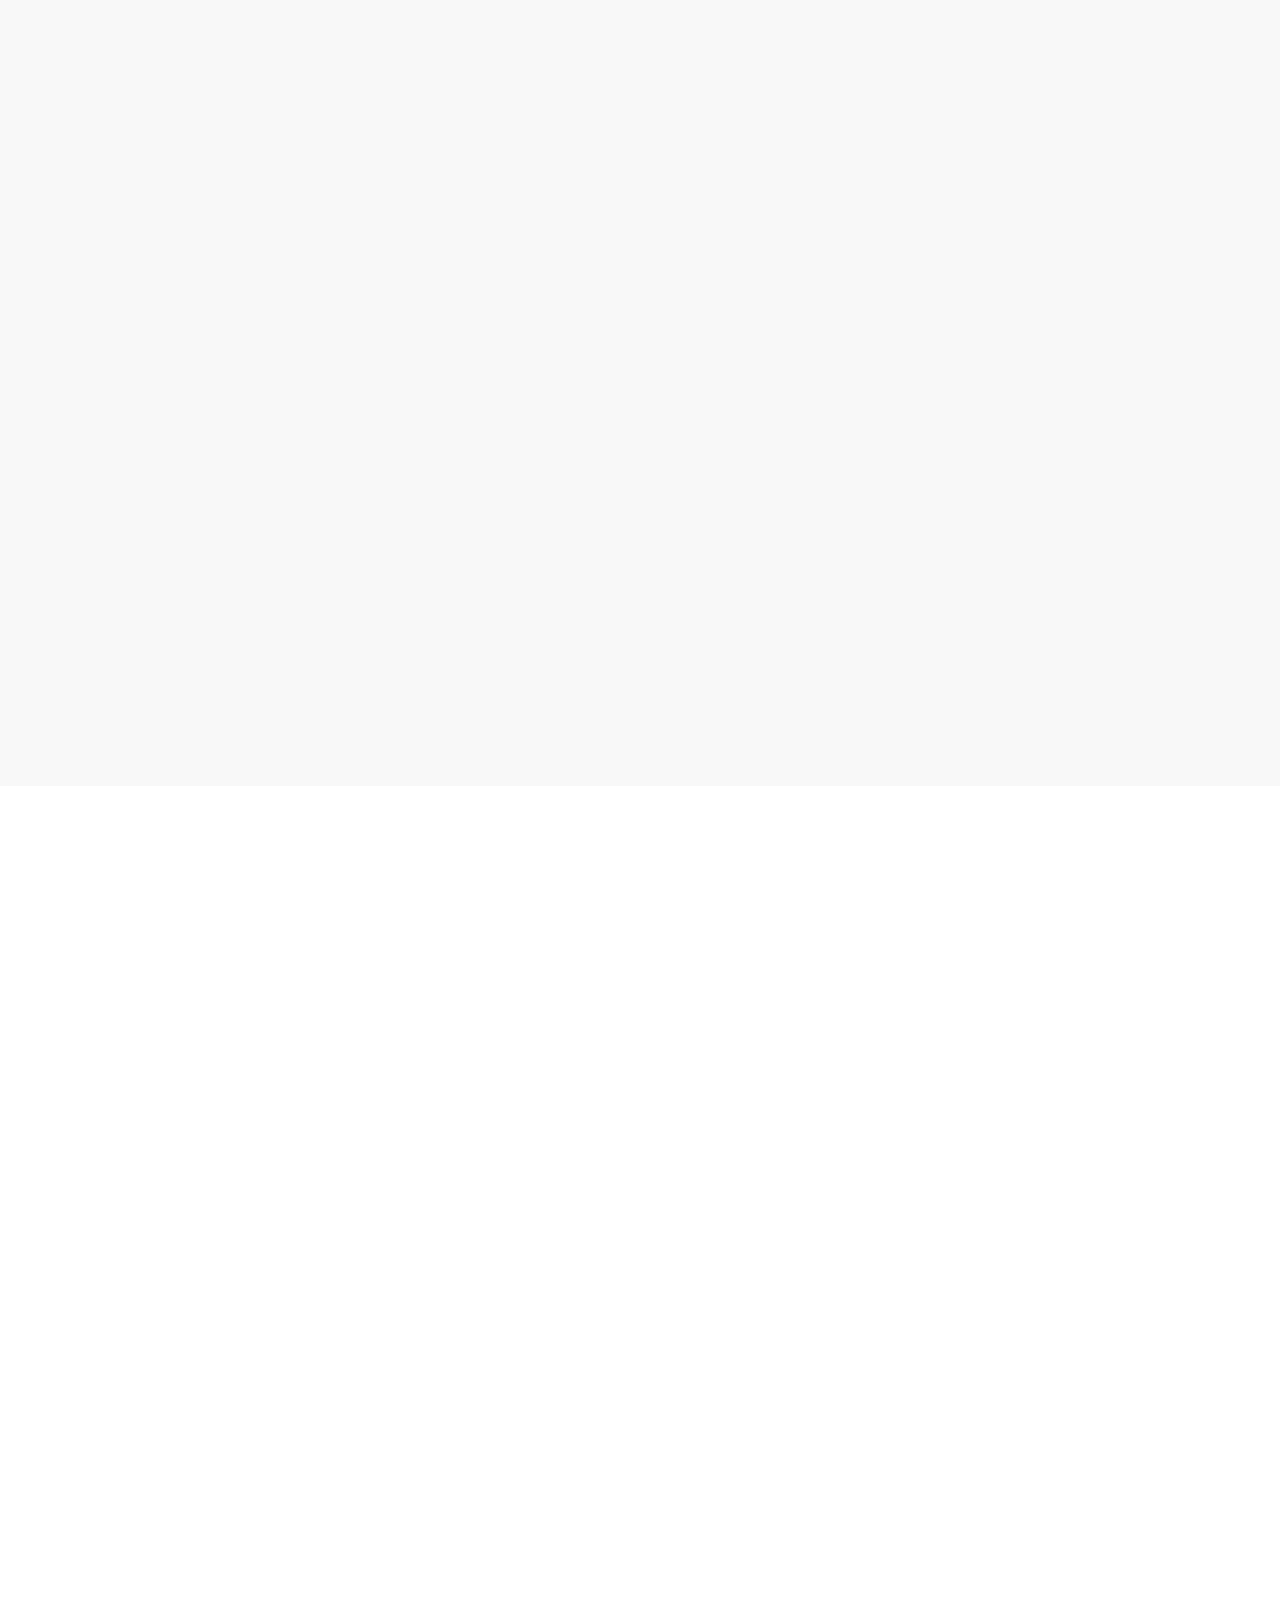
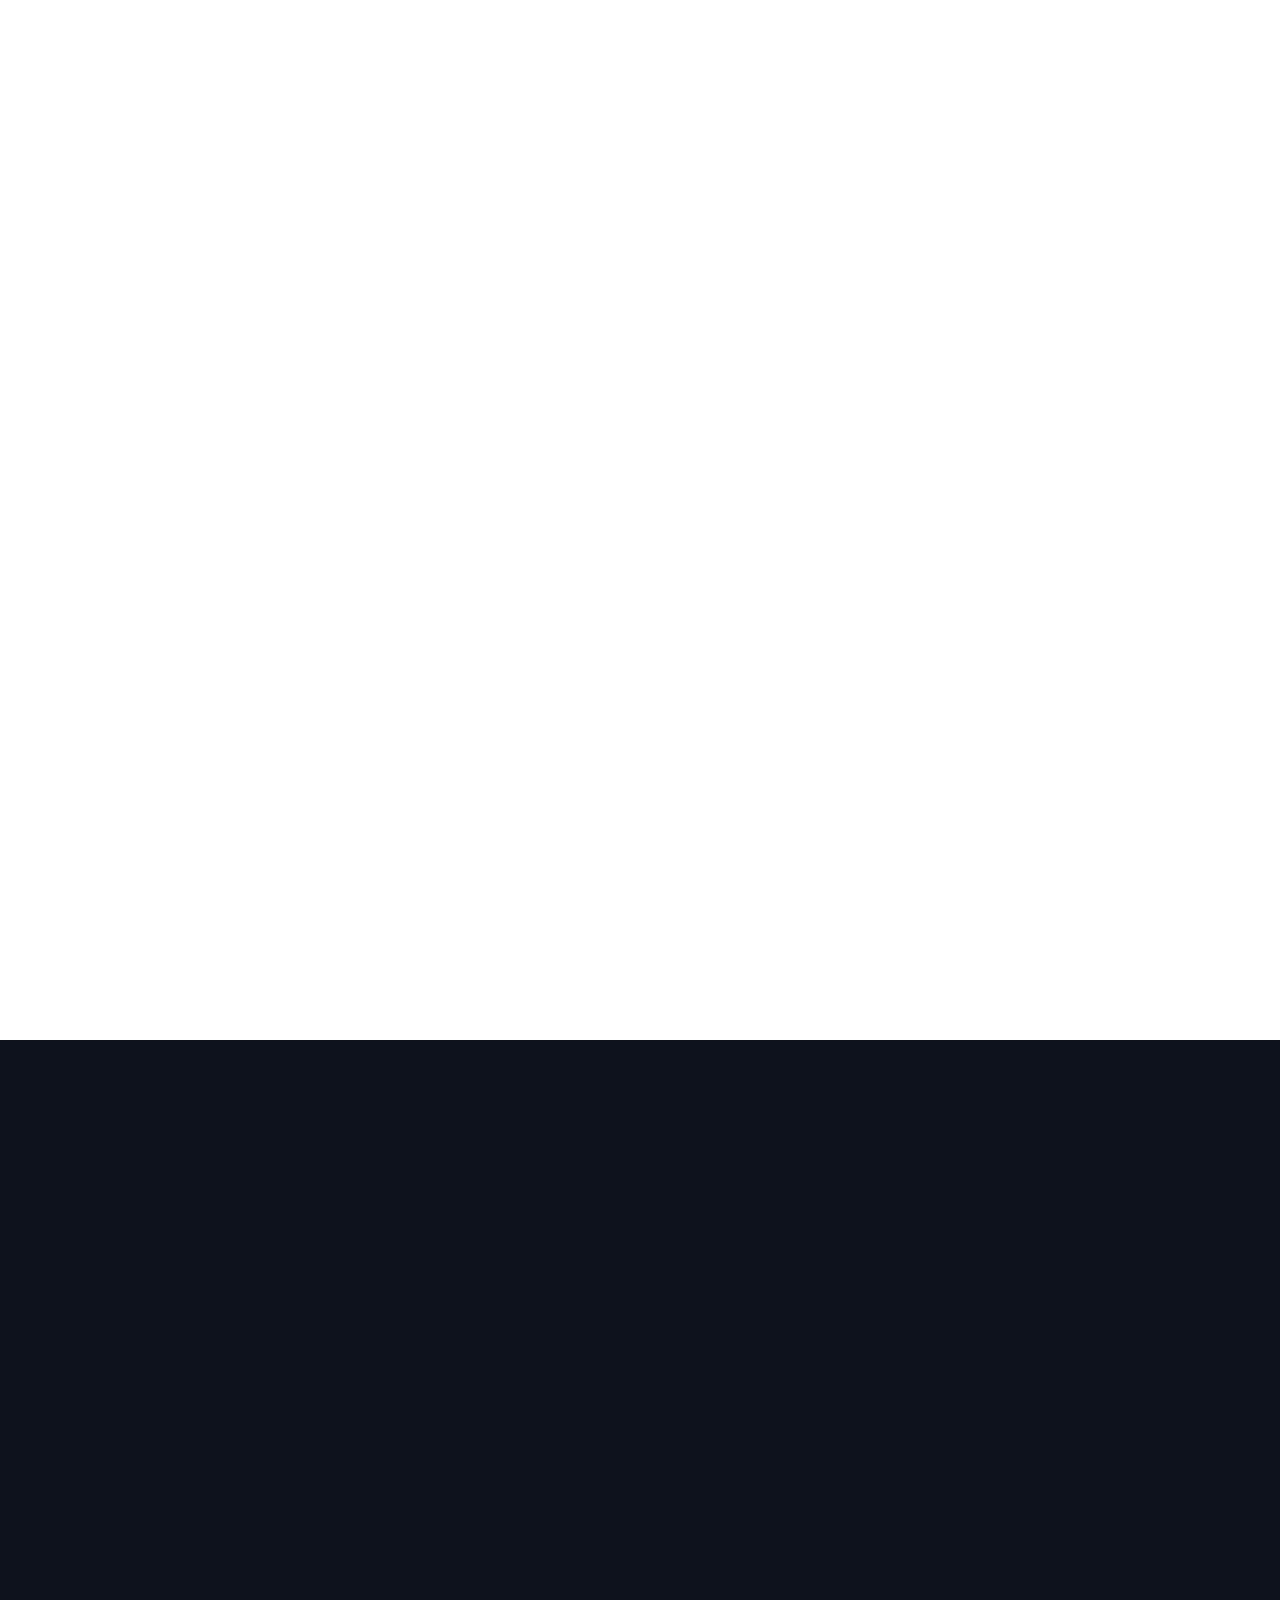
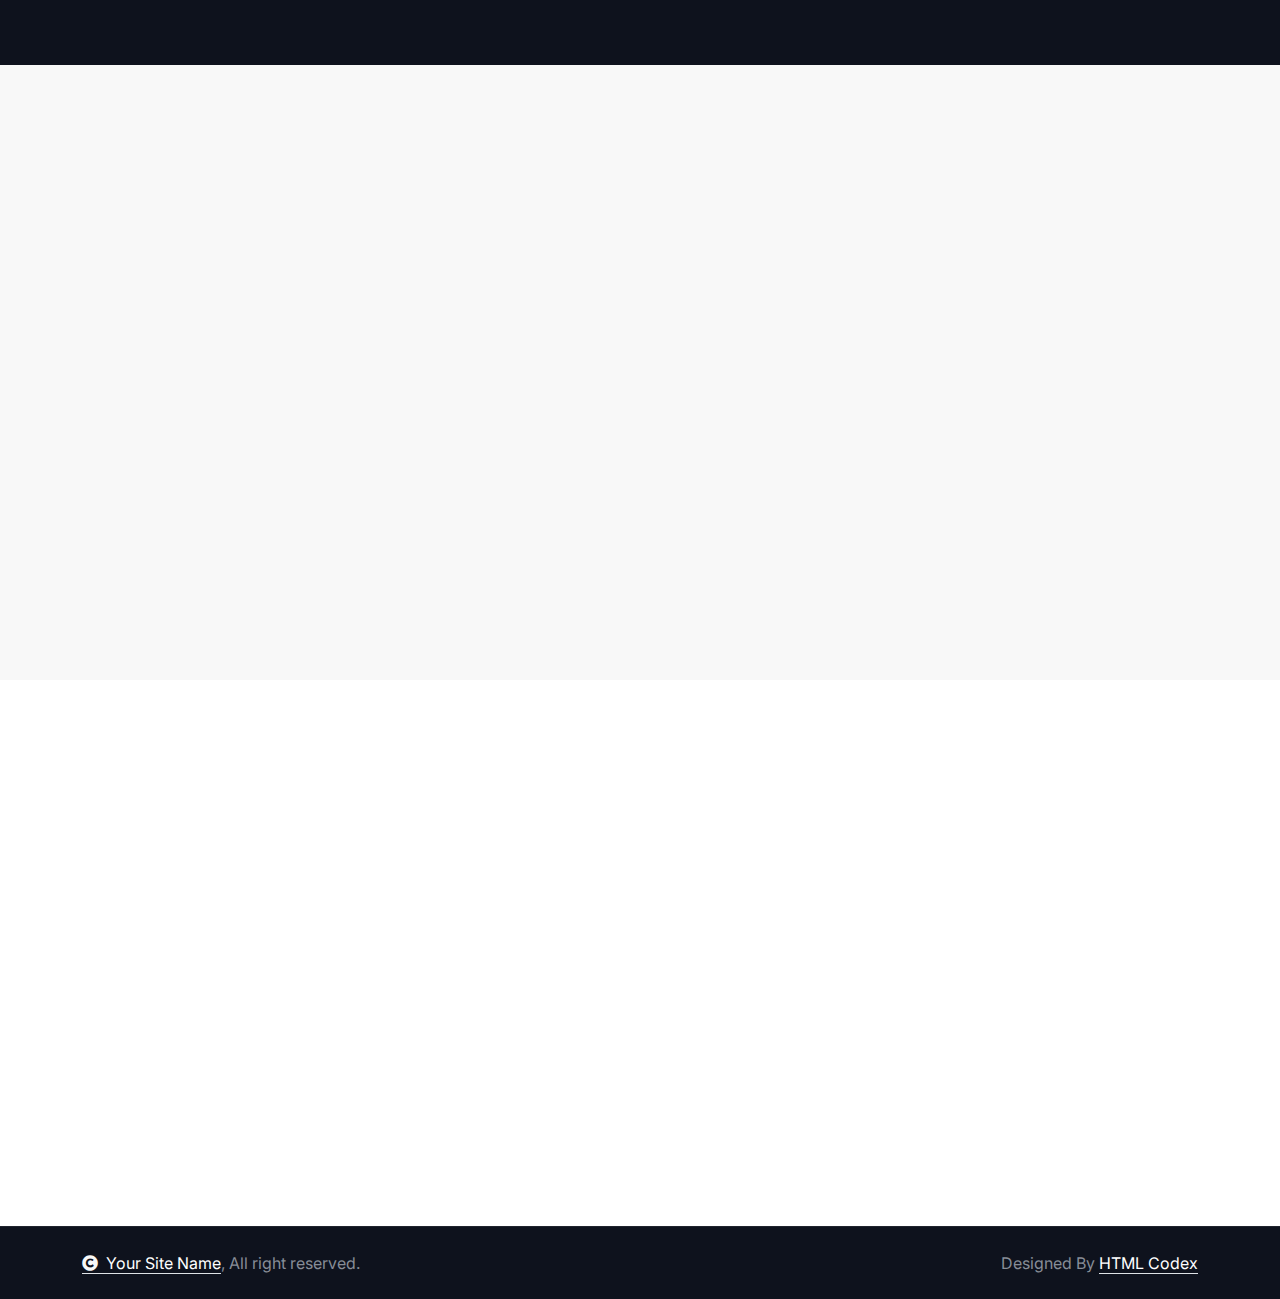
<file: Rizwan ES/index.html>
<!DOCTYPE html>
<html lang="en">

    <head>
        <meta charset="utf-8">
        <title>Rizwan ES</title>
        <meta content="width=device-width, initial-scale=1.0" name="viewport">
        <meta content="" name="keywords">
        <meta content="" name="description">

        <!-- Google Web Fonts -->
        <link rel="preconnect" href="https://fonts.googleapis.com">
        <link rel="preconnect" href="https://fonts.gstatic.com" crossorigin>
        <link href="https://fonts.googleapis.com/css2?family=Inter:wght@100..900&family=Edu+TAS+Beginner:wght@400..700&family=Jost:ital,wght@0,100..900;1,100..900&display=swap" rel="stylesheet">

        <!-- Icon Font Stylesheet -->
        <link rel="stylesheet" href="https://use.fontawesome.com/releases/v5.15.4/css/all.css"/>
        <link href="https://cdn.jsdelivr.net/npm/bootstrap-icons@1.4.1/font/bootstrap-icons.css" rel="stylesheet">

        <!-- Libraries Stylesheet -->
        <link rel="stylesheet" href="lib/animate/animate.min.css"/>
        <link href="lib/owlcarousel/assets/owl.carousel.min.css" rel="stylesheet">


        <!-- Customized Bootstrap Stylesheet -->
        <link href="css/bootstrap.min.css" rel="stylesheet">

        <!-- Template Stylesheet -->
        <link href="css/style.css" rel="stylesheet">
        <link rel="stylesheet" href="js\main.js">
    </head>

    <body>

    

        

        <!-- Navbar & Hero Start -->
        <div class="container-fluid header-top">
            <div class="container d-flex align-items-center">
                <div class="d-flex align-items-center h-100">
                    <a href="#" class="navbar-brand" style="height: 125px;">
                        <h1 class="text-primary mb-0"><i class="fas fa-bolt"></i> Rizwan ES</h1>
                        <!-- <img src="img/logo.png" alt="Logo"> -->
                    </a>
                </div>
                <div class="w-100 h-100">
                    <div class="topbar px-0 py-2 d-none d-lg-block" style="height: 45px;">
                        <div class="row gx-0 align-items-center">
                            <div class="col-lg-8 text-center text-lg-center mb-lg-0">
                                <div class="d-flex flex-wrap">
                                    <div class="border-end border-primary pe-3">
                                        <a href="#" class="text-muted small"><i class="fas fa-map-marker-alt text-primary me-2"></i>Find A Location</a>
                                    </div>
                                    <div class="ps-3">
                                        <a href="mailto:example@gmail.com" class="text-muted small"><i class="fas fa-envelope text-primary me-2"></i>example@gmail.com</a>
                                    </div>
                                </div>
                            </div>
                            <div class="col-lg-4 text-center text-lg-end">
                                <div class="d-flex justify-content-end">
                                    <div class="d-flex border-end border-primary pe-3">
                                        <a class="btn p-0 text-primary me-3" href="#"><i class="fab fa-facebook-f"></i></a>
                                        <a class="btn p-0 text-primary me-3" href="#"><i class="fab fa-twitter"></i></a>
                                        <a class="btn p-0 text-primary me-3" href="#"><i class="fab fa-instagram"></i></a>
                                        <a class="btn p-0 text-primary me-0" href="#"><i class="fab fa-linkedin-in"></i></a>
                                    </div>
                                    <div class="dropdown ms-3">
                                        <a href="#" class="dropdown-toggle text-white" data-bs-toggle="dropdown"><small class="text-body"><i class="fas fa-globe-europe text-primary me-2"></i> English</small></a>
                                        <div class="dropdown-menu">
                                            <a href="#" class="dropdown-item">English</a>
                                            <a href="#" class="dropdown-item">Bangla</a>
                                            <a href="#" class="dropdown-item">French</a>
                                            <a href="#" class="dropdown-item">Spanish</a>
                                            <a href="#" class="dropdown-item">Arabic</a>
                                        </div>
                                    </div>
                                </div>
                            </div>
                        </div>
                    </div>
                    <div class="nav-bar px-0 py-lg-0" style="height: 80px;">
                        <nav class="navbar navbar-expand-lg navbar-light d-flex justify-content-lg-end">
                            <a href="#" class="navbar-brand-2">
                                <h1 class="text-primary mb-0"><i class="fas fa-bolt"></i> Rizwan ES</h1>
                                <!-- <img src="img/logo.png" alt="Logo"> -->
                            </a>  
                            <button class="navbar-toggler" type="button" data-bs-toggle="collapse" data-bs-target="#navbarCollapse">
                                <span class="fa fa-bars"></span>
                            </button>
                            <div class="collapse navbar-collapse" id="navbarCollapse">
                                <div class="navbar-nav mx-0 mx-lg-auto bg-white">
                                    <a href="index.html" class="nav-item nav-link active">Home</a>
                                    <a href="about.html" class="nav-item nav-link">About</a>
                                    <a href="service.html" class="nav-item nav-link">Service</a>
                                    <a href="blog.html" class="nav-item nav-link">Blog</a>
                                    <div class="nav-item dropdown">
                                        <a href="#" class="nav-link" data-bs-toggle="dropdown">
                                            <span class="dropdown-toggle">Pages</span>
                                        </a>
                                        <div class="dropdown-menu">
                                            <a href="project.html" class="dropdown-item">Our projects</a>
                                            <a href="team.html" class="dropdown-item">Our team</a>
                                            <a href="testimonial.html" class="dropdown-item">Testimonial</a>
                                            <a href="404.html" class="dropdown-item">404 Page</a>
                                        </div>
                                    </div>
                                    <a href="contact.html" class="nav-item nav-link">Contact</a>
                                    <div class="nav-btn ps-3">
                                        <button class="btn-search btn btn-primary btn-md-square mt-2 mt-lg-0 mb-4 mb-lg-0 flex-shrink-0" data-bs-toggle="modal" data-bs-target="#searchModal"><i class="fas fa-search"></i></button>
                                        <a href="#" class="btn btn-primary py-2 px-4 ms-0 ms-lg-3"> Get Solution</a>
                                    </div>
                                </div>
                            </div>
                        </nav>
                    </div>
                </div>
            </div>
        </div>
        <!-- Navbar & Hero End -->

        <!-- Modal Search Start -->
        <div class="modal fade" id="searchModal" tabindex="-1" aria-labelledby="exampleModalLabel" aria-hidden="true">
            <div class="modal-dialog modal-fullscreen">
                <div class="modal-content rounded-0">
                    <div class="modal-header">
                        <h5 class="modal-title" id="exampleModalLabel">Search by keyword</h5>
                        <button type="button" class="btn-close" data-bs-dismiss="modal" aria-label="Close"></button>
                    </div>
                    <div class="modal-body d-flex align-items-center bg-primary">
                        <div class="input-group w-75 mx-auto d-flex">
                            <input type="search" class="form-control p-3" placeholder="keywords" aria-describedby="search-icon-1">
                            <span id="search-icon-1" class="btn bg-light border nput-group-text p-3"><i class="fa fa-search"></i></span>
                        </div>
                    </div>
                </div>
            </div>
        </div>
        <!-- Modal Search End -->


        <!-- Carousel Start -->
        <div class="header-carousel owl-carousel overflow-hidden">
            <div class="header-carousel-item hero-section">
                <div class="hero-bg-half-1"></div>
                <div class="hero-shape-1"></div>
                <div class="carousel-caption">
                    <div class="container">
                        <div class="row g-4 align-items-center">
                            <div class="col-lg-7 animated fadeInLeft">
                                <div class="text-sm-center text-md-start">
                                    <h4 class="text-white text-uppercase fw-bold mb-4">Current Electricity Services</h4>
                                    <h1 class="display-2 text-white mb-4">Power for Seamless Electricity Solutions</h1>
                                    <p class="mb-5 fs-5">Lorem Ipsum is simply dummy text of the printing and typesetting industry. Lorem Ipsum has been the industry's standard dummy... 
                                    </p>
                                    <div class="d-flex justify-content-center justify-content-md-start flex-shrink-0 mb-4">
                                        <a class="btn btn-light py-3 px-4 px-md-5 me-2" href="#"><i class="fas fa-play-circle me-2"></i> Watch Video</a>
                                        <a class="btn btn-primary py-3 px-4 px-md-5 ms-2" href="#">Learn More</a>
                                    </div>
                                </div>
                            </div>
                        </div>
                    </div>
                </div>
            </div>
            <div class="header-carousel-item hero-section">
                <div class="hero-bg-half-2"></div>
                <div class="hero-shape-2"></div>
                <div class="carousel-caption">
                    <div class="container">
                        <div class="row g-4 align-items-center">
                            <div class="col-lg-7 animated fadeInLeft">
                                <div class="text-sm-center text-md-start">
                                    <h4 class="text-white text-uppercase fw-bold mb-4">Current Electricity Services</h4>
                                    <h1 class="display-2 text-white mb-4">Experience the power of professionalism</h1>
                                    <p class="mb-5 fs-5">Lorem Ipsum is simply dummy text of the printing and typesetting industry. Lorem Ipsum has been the industry's standard dummy... 
                                    </p>
                                    <div class="d-flex justify-content-center justify-content-md-start flex-shrink-0 mb-4">
                                        <a class="btn btn-light py-3 px-4 px-md-5 me-2" href="#"><i class="fas fa-play-circle me-2"></i> Watch Video</a>
                                        <a class="btn btn-primary py-3 px-4 px-md-5 ms-2" href="#">Learn More</a>
                                    </div>
                                </div>
                            </div>
                        </div>
                    </div>
                </div>
            </div>
        </div>
        <!-- Carousel End -->


        <!-- About Start -->
        <div class="container-fluid about py-5">
            <div class="container py-5">
                <div class="row g-5">
                    <div class="col-lg-7 wow fadeInLeft" data-wow-delay="0.2s">
                        <div class="h-100">
                            <h4 class="text-primary">About Us</h4>
                            <h1 class="display-4 mb-4">Providing you with the highest quality of features</h1>
                            <div class="row g-4 mb-4">
                                <div class="col-md-6">
                                    <a href="#" class="d-flex">
                                        <span class="fas fa-bolt fa-3x me-3"></span>
                                        <h4 class="mb-0">Emergency Power Solution</h4>
                                    </a>
                                </div>
                                <div class="col-md-6">
                                    <a href="#" class="d-flex">
                                        <span class="fas fa-broadcast-tower fa-3x me-3"></span>
                                        <h4 class="mb-0">Full-Service Electrical Layout</h4>
                                    </a>
                                </div>
                            </div>
                            <p class="mb-4">Lorem ipsum dolor sit amet consectetur adipisicing elit. Fuga, minus. At velit nam, animi culpa fugiat neque facere illum, eum possimus omnis accusantium deleniti consectetur temporibus necessitatibus asperiores sunt dicta?
                            </p>
                            <div class="text-dark mb-4">
                                <p class="fs-5"><span class="fa fa-check text-primary me-2"></span> Installed, maintained and repaired lighting for clients.</p>
                                <p class="fs-5"><span class="fa fa-check text-primary me-2"></span> Increasingly popular way to generate electricity.</p>
                                <p class="fs-5"><span class="fa fa-check text-primary me-2"></span> Protect electrical devices from damage.</p>
                            </div>
                            <a class="btn btn-primary py-3 px-4 px-md-5 ms-2" href="#">Contact us</a>
                        </div>
                    </div>
                    <div class="col-lg-5 wow fadeInRight" data-wow-delay="0.2s">
                        <div class="position-relative h-100">
                            <img src="img/about-1.jpg" class="img-fluid w-100 h-100" style="object-fit: cover;" alt="">
                            <div class="bg-white">
                                <div class="position-absolute pt-3 bg-white" style="width: 50%; left: 0; bottom: 0;">
                                    <div class="bg-primary p-4">
                                        <h4 class="display-2 mb-0">25+</h4>
                                        <p class="text-white fs-5 mb-0">years of experience</p>
                                    </div>
                                </div>
                                <div class="position-absolute p-3 bg-white pb-0 pe-0" style="width: 50%; bottom: 0; right: 0;">
                                    <img src="img/about-2.jpg" class="img-fluid" alt="">
                                </div>
                            </div>
                        </div>
                    </div>
                </div>
            </div>
        </div>
        <!-- About End -->


        <!-- Banner Start -->
         <div class="container-fluid banner py-5 wow zoomIn" data-wow-delay="0.2s">
            <div class="banner-design-1"></div>
            <div class="banner-design-2"></div>
            <div class="container py-5">
                <div class="row g-5">
                    <div class="col-lg-8">
                        <div class="">
                            <h4 class="text-white">Contact With Me</h4>
                            <h1 class="display-4 text-white mb-0">We provide professional electric services for our customer</h1>
                        </div>
                    </div>
                    <div class="col-lg-4">
                        <div class="d-flex align-items-center justify-content-lg-end h-100">
                            <a class="btn btn-primary py-3 px-4 px-md-5 ms-2" href="#">EXPLORE MORE</a>
                        </div>
                    </div>
                </div>
            </div>
         </div>
        <!-- Banner End -->


        <!-- Services Start -->
        <div class="container-fluid service py-5">
            <div class="container py-5">
                <div class="d-flex flex-column mx-auto text-center mb-5 wow fadeInUp" data-wow-delay="0.2s" style="max-width: 800px;">
                    <h4 class="text-primary">Our Services</h4>
                    <h1 class="display-4 mb-4">The Best Service For You</h1>
                    <p class="mb-0">Lorem ipsum dolor sit amet consectetur adipisicing elit. Quidem, deserunt provident ab voluptates rerum eaque eum magni autem atque in minus laboriosam corrupti deleniti voluptatibus rem reiciendis modi veniam animi?
                    </p>
                </div>
                <div class="row g-5 align-items-center">
                    <div class="col-lg-3 wow fadeInLeft" data-wow-delay="0.2s">
                        <ul class="nav">
                            <li class="nav-item me-lg-0 mb-4">
                                <a class="py-3 px-5 active" data-bs-toggle="pill" href="#ServiceTab-1">
                                    <span>Commercial</span>
                                </a>
                            </li>
                            <li class="nav-item me-lg-0 mb-4">
                                <a class="py-3 px-5" data-bs-toggle="pill" href="#ServiceTab-2">
                                    <span>Residential</span>
                                </a>
                            </li>
                            <li class="nav-item me-lg-0 mb-4 mb-lg-0">
                                <a class="py-3 px-5" data-bs-toggle="pill" href="#ServiceTab-3">
                                    <span>Industrial</span>
                                </a>
                            </li>
                        </ul>
                    </div>
                    <div class="col-lg-9 wow fadeInRight" data-wow-delay="0.3s">
                        <div class="tab-content">
                            <div id="ServiceTab-1" class="tab-pane fade show p-0 active">
                                <div class="service-carousel owl-carousel">
                                    <div class="service-item">
                                        <img src="img/commercial-1.jpg" class="img-fluid w-100" alt="">
                                        <div class="border border-top-0 p-4">
                                            <h4 class="mb-3">Brite Spark Services</h4>
                                            <p class="mb-4">Lorem ipsum dolor, sit amet consectetur adipisicing elit. Exercitationem, beatae ex. Id esse autem ratione vero cupiditate tempora recusandae est!
                                            </p>
                                            <a class="btn btn-primary py-2 px-4" href="#">Read More</a>
                                        </div>
                                    </div>
                                    <div class="service-item">
                                        <img src="img/commercial-2.jpg" class="img-fluid w-100" alt="">
                                        <div class="border border-top-0 p-4">
                                            <h4 class="mb-3">Energy Ease Packages</h4>
                                            <p class="mb-4">Lorem ipsum dolor, sit amet consectetur adipisicing elit. Exercitationem, beatae ex. Id esse autem ratione vero cupiditate tempora recusandae est!
                                            </p>
                                            <a class="btn btn-primary py-2 px-4" href="#">Read More</a>
                                        </div>
                                    </div>
                                    <div class="service-item">
                                        <img src="img/commercial-3.jpg" class="img-fluid w-100" alt="">
                                        <div class="border border-top-0 p-4">
                                            <h4 class="mb-3">Rizwan ES Care Packages</h4>
                                            <p class="mb-4">Lorem ipsum dolor, sit amet consectetur adipisicing elit. Exercitationem, beatae ex. Id esse autem ratione vero cupiditate tempora recusandae est!
                                            </p>
                                            <a class="btn btn-primary py-2 px-4" href="#">Read More</a>
                                        </div>
                                    </div>
                                </div>
                            </div>
                            <div id="ServiceTab-2" class="tab-pane fade show p-0">
                                <div class="service-carousel owl-carousel">
                                    <div class="service-item">
                                        <img src="img/residential-1.jpg" class="img-fluid w-100" alt="">
                                        <div class="border border-top-0 p-4">
                                            <h4 class="mb-3">Electrical Services</h4>
                                            <p class="mb-4">Lorem ipsum dolor, sit amet consectetur adipisicing elit. Exercitationem, beatae ex. Id esse autem ratione vero cupiditate tempora recusandae est!
                                            </p>
                                            <a class="btn btn-primary py-2 px-4" href="#">Read More</a>
                                        </div>
                                    </div>
                                    <div class="service-item">
                                        <img src="img/residential-2.jpg" class="img-fluid w-100" alt="">
                                        <div class="border border-top-0 p-4">
                                            <h4 class="mb-3">Security Systems</h4>
                                            <p class="mb-4">Lorem ipsum dolor, sit amet consectetur adipisicing elit. Exercitationem, beatae ex. Id esse autem ratione vero cupiditate tempora recusandae est!
                                            </p>
                                            <a class="btn btn-primary py-2 px-4" href="#">Read More</a>
                                        </div>
                                    </div>
                                    <div class="service-item">
                                        <img src="img/residential-3.jpg" class="img-fluid w-100" alt="">
                                        <div class="border border-top-0 p-4">
                                            <h4 class="mb-3">Air Conditioner</h4>
                                            <p class="mb-4">Lorem ipsum dolor, sit amet consectetur adipisicing elit. Exercitationem, beatae ex. Id esse autem ratione vero cupiditate tempora recusandae est!
                                            </p>
                                            <a class="btn btn-primary py-2 px-4" href="#">Read More</a>
                                        </div>
                                    </div>
                                </div>
                            </div>
                            <div id="ServiceTab-3" class="tab-pane fade show p-0">
                                <div class="service-carousel owl-carousel">
                                    <div class="service-item">
                                        <img src="img/industrial-1.jpg" class="img-fluid w-100" alt="">
                                        <div class="border border-top-0 p-4">
                                            <h4 class="mb-3">Factory Manufacture</h4>
                                            <p class="mb-4">Lorem ipsum dolor, sit amet consectetur adipisicing elit. Exercitationem, beatae ex. Id esse autem ratione vero cupiditate tempora recusandae est!
                                            </p>
                                            <a class="btn btn-primary py-2 px-4" href="#">Read More</a>
                                        </div>
                                    </div>
                                    <div class="service-item">
                                        <img src="img/industrial-2.jpg" class="img-fluid w-100" alt="">
                                        <div class="border border-top-0 p-4">
                                            <h4 class="mb-3">General Electrical</h4>
                                            <p class="mb-4">Lorem ipsum dolor, sit amet consectetur adipisicing elit. Exercitationem, beatae ex. Id esse autem ratione vero cupiditate tempora recusandae est!
                                            </p>
                                            <a class="btn btn-primary py-2 px-4" href="#">Read More</a>
                                        </div>
                                    </div>
                                    <div class="service-item">
                                        <img src="img/industrial-3.jpg" class="img-fluid w-100" alt="">
                                        <div class="border border-top-0 p-4">
                                            <h4 class="mb-3">Electrical Planing</h4>
                                            <p class="mb-4">Lorem ipsum dolor, sit amet consectetur adipisicing elit. Exercitationem, beatae ex. Id esse autem ratione vero cupiditate tempora recusandae est!
                                            </p>
                                            <a class="btn btn-primary py-2 px-4" href="#">Read More</a>
                                        </div>
                                    </div>
                                </div>
                            </div>
                        </div>
                    </div>
                </div>
            </div>
        </div>
        <!-- Services End -->

        <!-- Projects Start -->
        <div class="container-fluid projects bg-light py-5">
            <div class="container py-5">
                <div class="row g-5">
                    <div class="col-lg-5 wow fadeInLeft" data-wow-delay="0.2s">
                        <div>
                            <h4 class="text-primary">Our Projects</h4>
                            <h1 class="display-4 mb-4">How to work Our Electricity Projects</h1>
                            <p class="mb-5">Lorem ipsum, dolor sit amet consectetur adipisicing elit. Voluptatum fugiat quae nihil obcaecati,</p>
                            <ul class="nav">
                                <li class="nav-item bg-white mb-4 w-100">
                                    <a class="d-flex align-items-center h4 mb-0 p-3 active" data-bs-toggle="pill" href="#ProjectsTab-1">
                                        <div class="projects-icon btn-md-square bg-primary text-white me-3"><span class="fas fa-bolt small"></span></div><span>Power Path Unveiling Our process</span>
                                    </a>
                                </li>
                                <li class="nav-item bg-white mb-4 w-100">
                                    <a class="d-flex align-items-center h4 mb-0 p-3" data-bs-toggle="pill" href="#ProjectsTab-2">
                                        <div class="projects-icon btn-md-square bg-primary text-white me-3"><span class="fas fa-charging-station small"></span></div><span>Electro Flow Decoding Our method</span>
                                    </a>
                                </li>
                                <li class="nav-item bg-white mb-4 w-100">
                                    <a class="d-flex align-items-center h4 mb-0 p-3" data-bs-toggle="pill" href="#ProjectsTab-3">
                                        <div class="projects-icon btn-md-square bg-primary text-white me-3"><span class="fas fa-broadcast-tower small"></span></div><span>Energetic Engine Behind Scenes</span>
                                    </a>
                                </li>
                                <li class="nav-item bg-white mb-4 w-100">
                                    <a class="d-flex align-items-center h4 mb-0 p-3" data-bs-toggle="pill" href="#ProjectsTab-4">
                                        <div class="projects-icon btn-md-square bg-primary text-white me-3"><span class="fas fa-bolt small"></span></div><span>Watt Works Discover Operations</span>
                                    </a>
                                </li>
                            </ul>
                        </div>
                    </div>
                    <div class="col-lg-7 wow fadeInRight" data-wow-delay="0.2s">
                        <div class="tab-content">
                            <div id="ProjectsTab-1" class="tab-pane fade show p-0 active">
                                <div class="projects-item">
                                    <img src="img/industrial-1.jpg" class="img-fluid w-100" alt="">
                                    <div class="projects-content bg-white p-4">
                                        <h4 class="mb-3">Power Path Unveiling Our process</h4>
                                        <p class="mb-4">Lorem ipsum dolor, sit amet consectetur adipisicing elit. Consequatur, quo? Enim facere, praesentium voluptatem vero officiis libero fuga rem autem amet recusandae voluptates, dolorem quo magni. Corporis eveniet consequuntur accusantium.
                                        </p>
                                        <a class="btn btn-primary py-2 px-4" href="#">Read More</a>
                                    </div>
                                </div>
                            </div>
                            <div id="ProjectsTab-2" class="tab-pane fade show p-0">
                                <div class="projects-item">
                                    <img src="img/industrial-2.jpg" class="img-fluid w-100" alt="">
                                    <div class="projects-content bg-white p-4">
                                        <h4 class="mb-3">Electro Flow Decoding Our method</h4>
                                        <p class="mb-4">Lorem ipsum dolor, sit amet consectetur adipisicing elit. Consequatur, quo? Enim facere, praesentium voluptatem vero officiis libero fuga rem autem amet recusandae voluptates, dolorem quo magni. Corporis eveniet consequuntur accusantium.
                                        </p>
                                        <a class="btn btn-primary py-2 px-4" href="#">Read More</a>
                                    </div>
                                </div>
                            </div>
                            <div id="ProjectsTab-3" class="tab-pane fade show p-0">
                                <div class="projects-item">
                                    <img src="img/commercial-1.jpg" class="img-fluid w-100" alt="">
                                    <div class="projects-content bg-white p-4">
                                        <h4 class="mb-3">Energetic Engine Behind Scenes</h4>
                                        <p class="mb-4">Lorem ipsum dolor, sit amet consectetur adipisicing elit. Consequatur, quo? Enim facere, praesentium voluptatem vero officiis libero fuga rem autem amet recusandae voluptates, dolorem quo magni. Corporis eveniet consequuntur accusantium.
                                        </p>
                                        <a class="btn btn-primary py-2 px-4" href="#">Read More</a>
                                    </div>
                                </div>
                            </div>
                            <div id="ProjectsTab-4" class="tab-pane fade show p-0">
                                <div class="projects-item">
                                    <img src="img/commercial-2.jpg" class="img-fluid w-100" alt="">
                                    <div class="projects-content bg-white p-4">
                                        <h4 class="mb-4">Watt Works Discover Operations</h4>
                                        <p class="mb-4">Lorem ipsum dolor, sit amet consectetur adipisicing elit. Consequatur, quo? Enim facere, praesentium voluptatem vero officiis libero fuga rem autem amet recusandae voluptates, dolorem quo magni. Corporis eveniet consequuntur accusantium.
                                        </p>
                                        <a class="btn btn-primary py-2 px-4" href="#">Read More</a>
                                    </div>
                                </div>
                            </div>
                        </div>
                    </div>
                </div>
            </div>
        </div>
        <!-- Projects End -->


        <!-- Blog Start -->
         <div class="container-fluid blog py-5">
            <div class="container py-5">
                <div class="d-flex flex-column mx-auto text-center mb-5 wow fadeInUp" data-wow-delay="0.2s" style="max-width: 800px;">
                    <h4 class="text-primary">Our Blog</h4>
                    <h1 class="display-4 mb-4">Electricity News & Updates</h1>
                    <p class="mb-0">Lorem ipsum dolor sit amet consectetur adipisicing elit. Quidem, deserunt provident ab voluptates rerum eaque eum magni autem atque in minus laboriosam corrupti deleniti voluptatibus rem reiciendis modi veniam animi?
                    </p>
                </div>
                <div class="row g-4">
                    <div class="col-lg-4 wow fadeInUp" data-wow-delay="0.2s">
                        <div class="blog-item">
                            <div class="blog-img">
                                <img src="img/commercial-1.jpg" class="img-fluid w-100" alt="">
                            </div>
                            <div class="blog-heading ms-4">
                                <a href="#" class="h4 mb-0 p-4">Electrifying Reads Explore Our Electricity</a>
                            </div>
                            <div class="blog-content bg-light p-4">
                                <div class="d-flex justify-content-between mb-4">
                                    <p class="mb-0 small"><i class="fa fa-calendar me-2"></i> April 2,2025</p>
                                    <p class="mb-0 small"><i class="fa fa-tag me-2"></i> Electricity Corner</p>
                                </div>
                                <p class="mb-4">Lorem ipsum dolor sit amet consectetur, adipisicing elit. Facilis rem distinctio tempora eum quam eligendi. Repudiandae voluptas voluptatibus quo itaque!
                                </p>
                                <a class="btn btn-primary py-2 px-4" href="#">Learn More</a>
                            </div>
                        </div>
                    </div>
                    <div class="col-lg-4 wow fadeInUp" data-wow-delay="0.4s">
                        <div class="blog-item">
                            <div class="blog-img">
                                <img src="img/commercial-2.jpg" class="img-fluid w-100" alt="">
                            </div>
                            <div class="blog-heading ms-4">
                                <a href="#" class="h4 mb-0 p-4">Empowering Energy Dive into Our Electricity </a>
                            </div>
                            <div class="blog-content bg-light p-4">
                                <div class="d-flex justify-content-between mb-4">
                                    <p class="mb-0 small"><i class="fa fa-calendar me-2"></i> April 2,2025</p>
                                    <p class="mb-0 small"><i class="fa fa-tag me-2"></i> Electricity Corner</p>
                                </div>
                                <p class="mb-4">Lorem ipsum dolor sit amet consectetur, adipisicing elit. Facilis rem distinctio tempora eum quam eligendi. Repudiandae voluptas voluptatibus quo itaque!
                                </p>
                                <a class="btn btn-primary py-2 px-4" href="#">Learn More</a>
                            </div>
                        </div>
                    </div>
                    <div class="col-lg-4 wow fadeInUp" data-wow-delay="0.6s">
                        <div class="blog-item">
                            <div class="blog-img">
                                <img src="img/commercial-3.jpg" class="img-fluid w-100" alt="">
                            </div>
                            <div class="blog-heading ms-4">
                                <a href="#" class="h4 mb-0 p-4">Electricity Explained: Bloggin Power of Tomorrow</a>
                            </div>
                            <div class="blog-content bg-light p-4">
                                <div class="d-flex justify-content-between mb-4">
                                    <p class="mb-0 small"><i class="fa fa-calendar me-2"></i> April 2,2025</p>
                                    <p class="mb-0 small"><i class="fa fa-tag me-2"></i> Electricity Corner</p>
                                </div>
                                <p class="mb-4">Lorem ipsum dolor sit amet consectetur, adipisicing elit. Facilis rem distinctio tempora eum quam eligendi. Repudiandae voluptas voluptatibus quo itaque!
                                </p>
                                <a class="btn btn-primary py-2 px-4" href="#">Learn More</a>
                            </div>
                        </div>
                    </div>
                </div>
            </div>
         </div>
        <!-- Blog End -->

        <!-- Team Start -->
         <div class="container-fluid team pb-5">
            <div class="container pb-5">
                <div class="d-flex flex-column mx-auto text-center mb-5 wow fadeInUp" data-wow-delay="0.2s" style="max-width: 800px;">
                    <h4 class="text-primary">Our Team</h4>
                    <h1 class="display-4 mb-4">Electricity Service offerings</h1>
                    <p class="mb-0">Lorem ipsum dolor sit amet consectetur adipisicing elit. Quidem, deserunt provident ab voluptates rerum eaque eum magni autem atque in minus laboriosam corrupti deleniti voluptatibus rem reiciendis modi veniam animi?
                    </p>
                </div>
                <div class="row g-4">
                    <div class="col-md-6 col-lg-3 wow fadeInUp" data-wow-delay="0.2s">
                        <div class="team-item">
                            <div class="team-img">
                                <img src="img/team-1.jpg" class="img-fluid w-100" alt="">
                                <div class="team-icon">
                                    <a class="btn btn-square btn-primary mb-2" href=""><i class="fab fa-facebook-f"></i></a>
                                    <a class="btn btn-square btn-primary mb-2" href=""><i class="fab fa-twitter"></i></a>
                                    <a class="btn btn-square btn-primary mb-2" href=""><i class="fab fa-instagram"></i></a>
                                    <a class="btn btn-square btn-primary mb-2" href=""><i class="fab fa-linkedin-in"></i></a>
                                </div>
                            </div>
                            <div class="team-content bg-light text-center p-4">
                                <h4>MetaWave Innovations</h4>
                                <p class="mb-0">Profession</p>
                            </div>
                        </div>
                    </div>
                    <div class="col-md-6 col-lg-3 wow fadeInUp" data-wow-delay="0.4s">
                        <div class="team-item">
                            <div class="team-img">
                                <img src="img/team-2.jpg" class="img-fluid w-100" alt="">
                                <div class="team-icon">
                                    <a class="btn btn-square btn-primary mb-2" href=""><i class="fab fa-facebook-f"></i></a>
                                    <a class="btn btn-square btn-primary mb-2" href=""><i class="fab fa-twitter"></i></a>
                                    <a class="btn btn-square btn-primary mb-2" href=""><i class="fab fa-instagram"></i></a>
                                    <a class="btn btn-square btn-primary mb-2" href=""><i class="fab fa-linkedin-in"></i></a>
                                </div>
                            </div>
                            <div class="team-content bg-light text-center p-4">
                                <h4>MetaWave Innovations</h4>
                                <p class="mb-0">Profession</p>
                            </div>
                        </div>
                    </div>
                    <div class="col-md-6 col-lg-3 wow fadeInUp" data-wow-delay="0.6s">
                        <div class="team-item">
                            <div class="team-img">
                                <img src="img/team-3.jpg" class="img-fluid w-100" alt="">
                                <div class="team-icon">
                                    <a class="btn btn-square btn-primary mb-2" href=""><i class="fab fa-facebook-f"></i></a>
                                    <a class="btn btn-square btn-primary mb-2" href=""><i class="fab fa-twitter"></i></a>
                                    <a class="btn btn-square btn-primary mb-2" href=""><i class="fab fa-instagram"></i></a>
                                    <a class="btn btn-square btn-primary mb-2" href=""><i class="fab fa-linkedin-in"></i></a>
                                </div>
                            </div>
                            <div class="team-content bg-light text-center p-4">
                                <h4>MetaWave Innovations</h4>
                                <p class="mb-0">Profession</p>
                            </div>
                        </div>
                    </div>
                    <div class="col-md-6 col-lg-3 wow fadeInUp" data-wow-delay="0.8s">
                        <div class="team-item">
                            <div class="team-img">
                                <img src="img/team-4.jpg" class="img-fluid w-100" alt="">
                                <div class="team-icon">
                                    <a class="btn btn-square btn-primary mb-2" href=""><i class="fab fa-facebook-f"></i></a>
                                    <a class="btn btn-square btn-primary mb-2" href=""><i class="fab fa-twitter"></i></a>
                                    <a class="btn btn-square btn-primary mb-2" href=""><i class="fab fa-instagram"></i></a>
                                    <a class="btn btn-square btn-primary mb-2" href=""><i class="fab fa-linkedin-in"></i></a>
                                </div>
                            </div>
                            <div class="team-content bg-light text-center p-4">
                                <h4>MetaWave Innovations</h4>
                                <p class="mb-0">Profession</p>
                            </div>
                        </div>
                    </div>
                </div>
            </div>
         </div>
        <!-- Team End -->


        <!-- Testimonial Start -->
        <div class="container-fluid testimonial bg-dark py-5">
            <div class="container py-5">
                <div class="row g-5">
                    <div class="col-lg-6 col-xl-5 wow fadeInUp" data-wow-delay="0.2s">
                        <h4 class="text-primary">Testimonial</h4>
                        <h1 class="display-4 text-white mb-4">Powerfull Praise Heare From Our Customers</h1>
                        <p class="mb-4">Lorem ipsum dolor sit amet consectetur adipisicing elit. Mollitia hic aspernatur unde magnam necessitatibus provident iusto maxime nobis esse eligendi.
                        </p>
                        <a class="btn btn-light py-3 px-5" href="#">View All Reviews</a>
                    </div>
                    <div class="col-lg-6 col-xl-7 wow fadeInUp" data-wow-delay="0.4s">
                        <div class="owl-carousel testimonial-carousel">
                            <div class="testimonial-item">
                                <div class="testimonial-quote"><i class="fa fa-quote-right fa-2x"></i>
                                </div>
                                <div class="testimonial-inner p-4">
                                    <img src="img/testimonial-1.jpg" class="img-fluid" alt="">
                                    <div class="ms-4">
                                        <h4>Person Name</h4>
                                        <p>Profession</p>
                                        <div class="d-flex text-primary">
                                            <i class="fas fa-star"></i>
                                            <i class="fas fa-star"></i>
                                            <i class="fas fa-star"></i>
                                            <i class="fas fa-star"></i>
                                            <i class="fas fa-star text-body"></i>
                                        </div>
                                    </div>
                                </div>
                                <div class="customer-text p-4">
                                    <p class="mb-0">Lorem ipsum dolor sit amet consectetur adipisicing elit. Quam soluta neque ab repudiandae reprehenderit ipsum eos cumque esse repellendus impedit.</p>
                                </div>
                            </div>
                            <div class="testimonial-item">
                                <div class="testimonial-quote"><i class="fa fa-quote-right fa-2x"></i>
                                </div>
                                <div class="testimonial-inner p-4">
                                    <img src="img/testimonial-2.jpg" class="img-fluid" alt="">
                                    <div class="ms-4">
                                        <h4>Person Name</h4>
                                        <p>Profession</p>
                                        <div class="d-flex text-primary">
                                            <i class="fas fa-star"></i>
                                            <i class="fas fa-star"></i>
                                            <i class="fas fa-star"></i>
                                            <i class="fas fa-star"></i>
                                            <i class="fas fa-star text-body"></i>
                                        </div>
                                    </div>
                                </div>
                                <div class="customer-text p-4">
                                    <p class="mb-0">Lorem ipsum dolor sit amet consectetur adipisicing elit. Quam soluta neque ab repudiandae reprehenderit ipsum eos cumque esse repellendus impedit.</p>
                                </div>
                            </div>
                            <div class="testimonial-item">
                                <div class="testimonial-quote"><i class="fa fa-quote-right fa-2x"></i>
                                </div>
                                <div class="testimonial-inner p-4">
                                    <img src="img/testimonial-3.jpg" class="img-fluid" alt="">
                                    <div class="ms-4">
                                        <h4>Person Name</h4>
                                        <p>Profession</p>
                                        <div class="d-flex text-primary">
                                            <i class="fas fa-star"></i>
                                            <i class="fas fa-star"></i>
                                            <i class="fas fa-star"></i>
                                            <i class="fas fa-star"></i>
                                            <i class="fas fa-star text-body"></i>
                                        </div>
                                    </div>
                                </div>
                                <div class="customer-text p-4">
                                    <p class="mb-0">Lorem ipsum dolor sit amet consectetur adipisicing elit. Quam soluta neque ab repudiandae reprehenderit ipsum eos cumque esse repellendus impedit.</p>
                                </div>
                            </div>
                        </div>
                    </div>
                </div>
            </div>
         </div>
        <!-- Testimonial End -->


        <!-- FAQ Start -->
         <div class="container-fluid faq-section bg-light py-5">
            <div class="container py-5">
                <div class="row g-5">
                    <div class="col-lg-6 wow fadeInLeft" data-wow-delay="0.2s">
                        <h4 class="text-primary">Some Important FAQ's</h4>
                        <h1 class="display-4 mb-4">Common Frequently Asked Questions?</h1>
                        <p class="mb-4">Lorem ipsum dolor sit amet consectetur adipisicing elit. Eveniet pariatur sapiente, modi perspiciatis earum ab inventore vitae consequatur tempore quibusdam?
                        </p>
                        <a class="btn btn-primary py-3 px-5" href="#">Have Any Questions</a>
                    </div>
                    <div class="col-xl-6 wow fadeInRight" data-wow-delay="0.4s">
                        <div class="h-100">
                            <div class="accordion" id="accordionExample">
                                <div class="accordion-item">
                                    <h2 class="accordion-header" id="headingOne">
                                        <button class="accordion-button" type="button" data-bs-toggle="collapse" data-bs-target="#collapseOne" aria-expanded="true" aria-controls="collapseOne">
                                            Q: How Do I Sing Up For Your Electricity Services?
                                        </button>
                                    </h2>
                                    <div id="collapseOne" class="accordion-collapse collapse show active" aria-labelledby="headingOne" data-bs-parent="#accordionExample">
                                        <div class="accordion-body">
                                            A: Leverage agile frameworks to provide a robust synopsis for high level overviews. Iterative approaches to corporate strategy foster collaborative thinking to further the overall value proposition.
                                        </div>
                                    </div>
                                </div>
                                <div class="accordion-item">
                                    <h2 class="accordion-header" id="headingTwo">
                                        <button class="accordion-button collapsed" type="button" data-bs-toggle="collapse" data-bs-target="#collapseTwo" aria-expanded="false" aria-controls="collapseTwo">
                                            Q: What Types Of Electricity Plans Do You Offer?
                                        </button>
                                    </h2>
                                    <div id="collapseTwo" class="accordion-collapse collapse" aria-labelledby="headingTwo" data-bs-parent="#accordionExample">
                                        <div class="accordion-body">
                                            A: Leverage agile frameworks to provide a robust synopsis for high level overviews. Iterative approaches to corporate strategy foster collaborative thinking to further the overall value proposition.
                                        </div>
                                    </div>
                                </div>
                                <div class="accordion-item">
                                    <h2 class="accordion-header" id="headingThree">
                                        <button class="accordion-button collapsed" type="button" data-bs-toggle="collapse" data-bs-target="#collapseThree" aria-expanded="false" aria-controls="collapseThree">
                                            Q: What Are Your Billing And Payment Options?
                                        </button>
                                    </h2>
                                    <div id="collapseThree" class="accordion-collapse collapse" aria-labelledby="headingThree" data-bs-parent="#accordionExample">
                                        <div class="accordion-body">
                                            A: Leverage agile frameworks to provide a robust synopsis for high level overviews. Iterative approaches to corporate strategy foster collaborative thinking to further the overall value proposition.
                                        </div>
                                    </div>
                                </div>
                                <div class="accordion-item">
                                    <h2 class="accordion-header" id="headingFour">
                                        <button class="accordion-button collapsed" type="button" data-bs-toggle="collapse" data-bs-target="#collapseFour" aria-expanded="false" aria-controls="collapseFour">
                                            Q: How Can I Track My Energy Usage With Your Services?
                                        </button>
                                    </h2>
                                    <div id="collapseFour" class="accordion-collapse collapse" aria-labelledby="headingFour" data-bs-parent="#accordionExample">
                                        <div class="accordion-body">
                                            A: Leverage agile frameworks to provide a robust synopsis for high level overviews. Iterative approaches to corporate strategy foster collaborative thinking to further the overall value proposition.
                                        </div>
                                    </div>
                                </div>
                            </div>
                        </div>
                    </div>
                </div>
            </div>
         </div>
        <!-- FAQ End -->

        <!-- Footer Start -->
        <div class="container-fluid footer bg-dark py-5 wow fadeIn" data-wow-delay="0.2s">
            <div class="container py-5">
                <div class="row g-5 mb-5 align-items-center">
                    <div class="col-lg-7">
                        <div class="position-relative mx-auto">
                            <input class="form-control w-100 py-3 ps-4 pe-5" type="text" placeholder="Email address to Subscribe">
                            <button type="button" class="btn btn-primary position-absolute top-0 end-0 py-2 px-4 mt-2 me-2">Subscribe</button>
                        </div>
                    </div>
                    <div class="col-lg-5">
                        <div class="d-flex align-items-center justify-content-center justify-content-lg-end">
                            <a class="btn btn-light btn-md-square me-3" href=""><i class="fab fa-facebook-f"></i></a>
                            <a class="btn btn-light btn-md-square me-3" href=""><i class="fab fa-twitter"></i></a>
                            <a class="btn btn-light btn-md-square me-3" href=""><i class="fab fa-instagram"></i></a>
                            <a class="btn btn-light btn-md-square me-0" href=""><i class="fab fa-linkedin-in"></i></a>
                        </div>
                    </div>
                </div>
                <div class="row g-5">
                    <div class="col-md-6 col-lg-6 col-xl-3">
                        <div class="footer-item d-flex flex-column">
                            <div class="footer-item">
                                <h3 class="text-white mb-4"><i class="fas fa-bolt text-primary me-3"></i>Rizwan ES</h3>
                                <p class="mb-3">Dolor amet sit justo amet elitr clita ipsum elitr est.Lorem ipsum dolor sit amet, consectetur adipiscing elit consectetur adipiscing elit.</p>
                            </div>
                        </div>
                    </div>
                    <div class="col-md-6 col-lg-6 col-xl-3">
                        <div class="footer-item d-flex flex-column">
                            <h4 class="text-white mb-4">Quick Links</h4>
                            <a href="#"> Home</a>
                            <a href="#"> About us</a>
                            <a href="#"> Service</a>
                            <a href="#"> Testimonial</a>
                            <a href="#"> Contact Us</a>
                        </div>
                    </div>
                    <div class="col-md-6 col-lg-6 col-xl-3">
                        <div class="footer-item d-flex flex-column">
                            <h4 class="text-white mb-4">Electricity service</h4>
                            <a href="#"> Air Conditioning</a>
                            <a href="#"> Electrical Panels</a>
                            <a href="#"> Security System</a>
                            <a href="#"> Indoor Lighting</a>
                            <a href="#"> Electrical Services</a>
                        </div>
                    </div>
                    <div class="col-md-6 col-lg-6 col-xl-3">
                        <div class="footer-item d-flex flex-column">
                            <h4 class="text-white mb-4">Contact Info</h4>
                            <a href="#"><i class="fa fa-map-marker-alt text-primary me-2"></i> 123 Street, New York, USA</a>
                            <a href="mailto:info@example.com"><i class="fas fa-envelope text-primary me-2"></i> info@example.com</a>
                            <a href="mailto:info@example.com"><i class="fas fa-envelope text-primary me-2"></i> info@example.com</a>
                            <a href="tel:+012 345 67890"><i class="fas fa-phone text-primary me-2"></i> +012 345 67890</a>
                            <a href="tel:+012 345 67890" class="mb-3"><i class="fas fa-print text-primary me-2"></i> +012 345 67890</a>
                        </div>
                    </div>
                </div>
            </div>
        </div>
        <!-- Footer End -->

        
        <!-- Copyright Start -->
        <div class="container-fluid copyright py-4">
            <div class="container">
                <div class="row g-4 align-items-center">
                    <div class="col-md-6 text-center text-md-start mb-md-0">
                        <span class="text-body"><a href="#" class="border-bottom text-white"><i class="fas fa-copyright text-light me-2"></i>Your Site Name</a>, All right reserved.</span>
                    </div>
                    <div class="col-md-6 text-center text-md-end text-body">
                        <!--/*** This template is free as long as you keep the below author’s credit link/attribution link/backlink. ***/-->
                        <!--/*** If you'd like to use the template without the below author’s credit link/attribution link/backlink, ***/-->
                        <!--/*** you can purchase the Credit Removal License from "https://htmlcodex.com/credit-removal". ***/-->
                        Designed By <a class="border-bottom text-white" href="https://htmlcodex.com">HTML Codex</a>
                    </div>
                </div>
            </div>
        </div>
        <!-- Copyright End -->


        <!-- Back to Top -->
        <a href="#" class="btn btn-primary btn-lg-square back-to-top"><i class="fa fa-arrow-up"></i></a>   

        
        <!-- JavaScript Libraries -->
        <script src="https://ajax.googleapis.com/ajax/libs/jquery/3.6.4/jquery.min.js"></script>
        <script src="https://cdn.jsdelivr.net/npm/bootstrap@5.0.0/dist/js/bootstrap.bundle.min.js"></script>
        <script src="lib/wow/wow.min.js"></script>
        <script src="lib/easing/easing.min.js"></script>
        <script src="lib/waypoints/waypoints.min.js"></script>
        <script src="lib/owlcarousel/owl.carousel.min.js"></script>
        

        <!-- Template Javascript -->
        <script src="js/main.js"></script>
    </body>

</html>
</file>
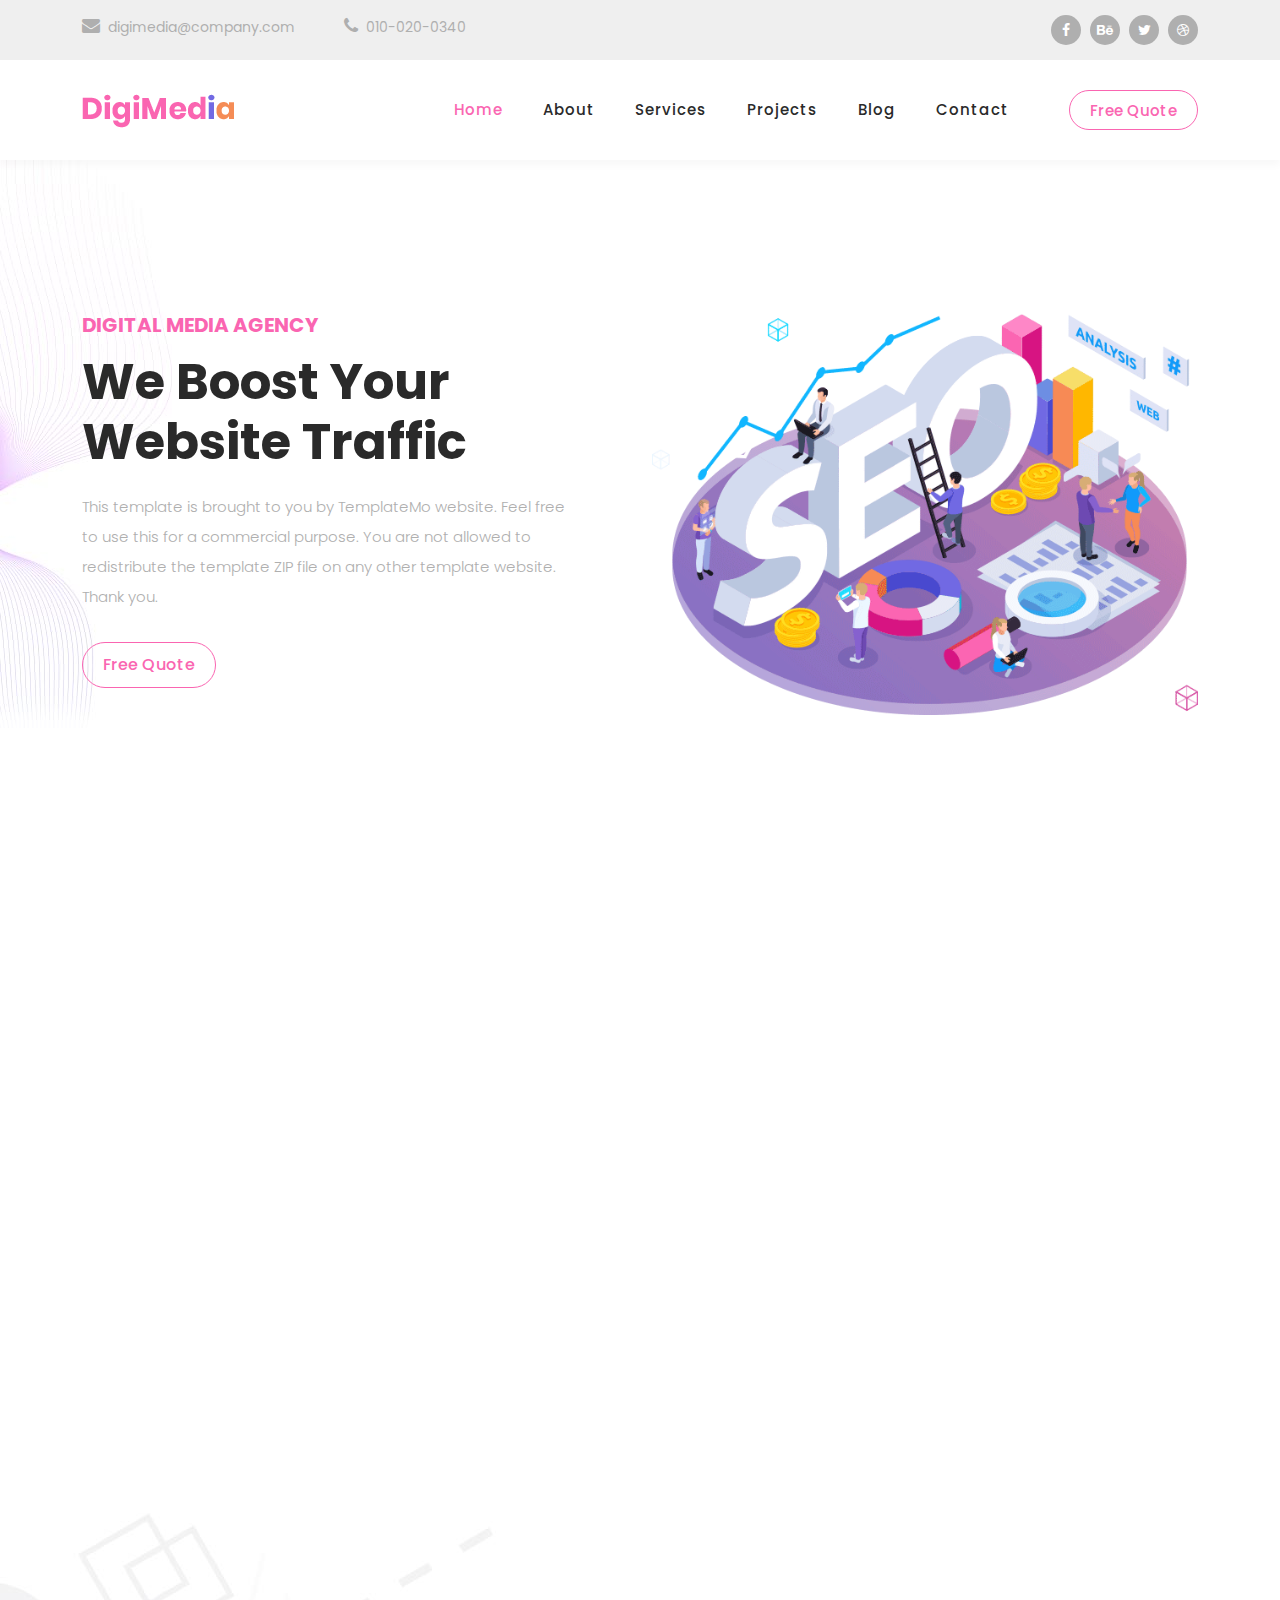
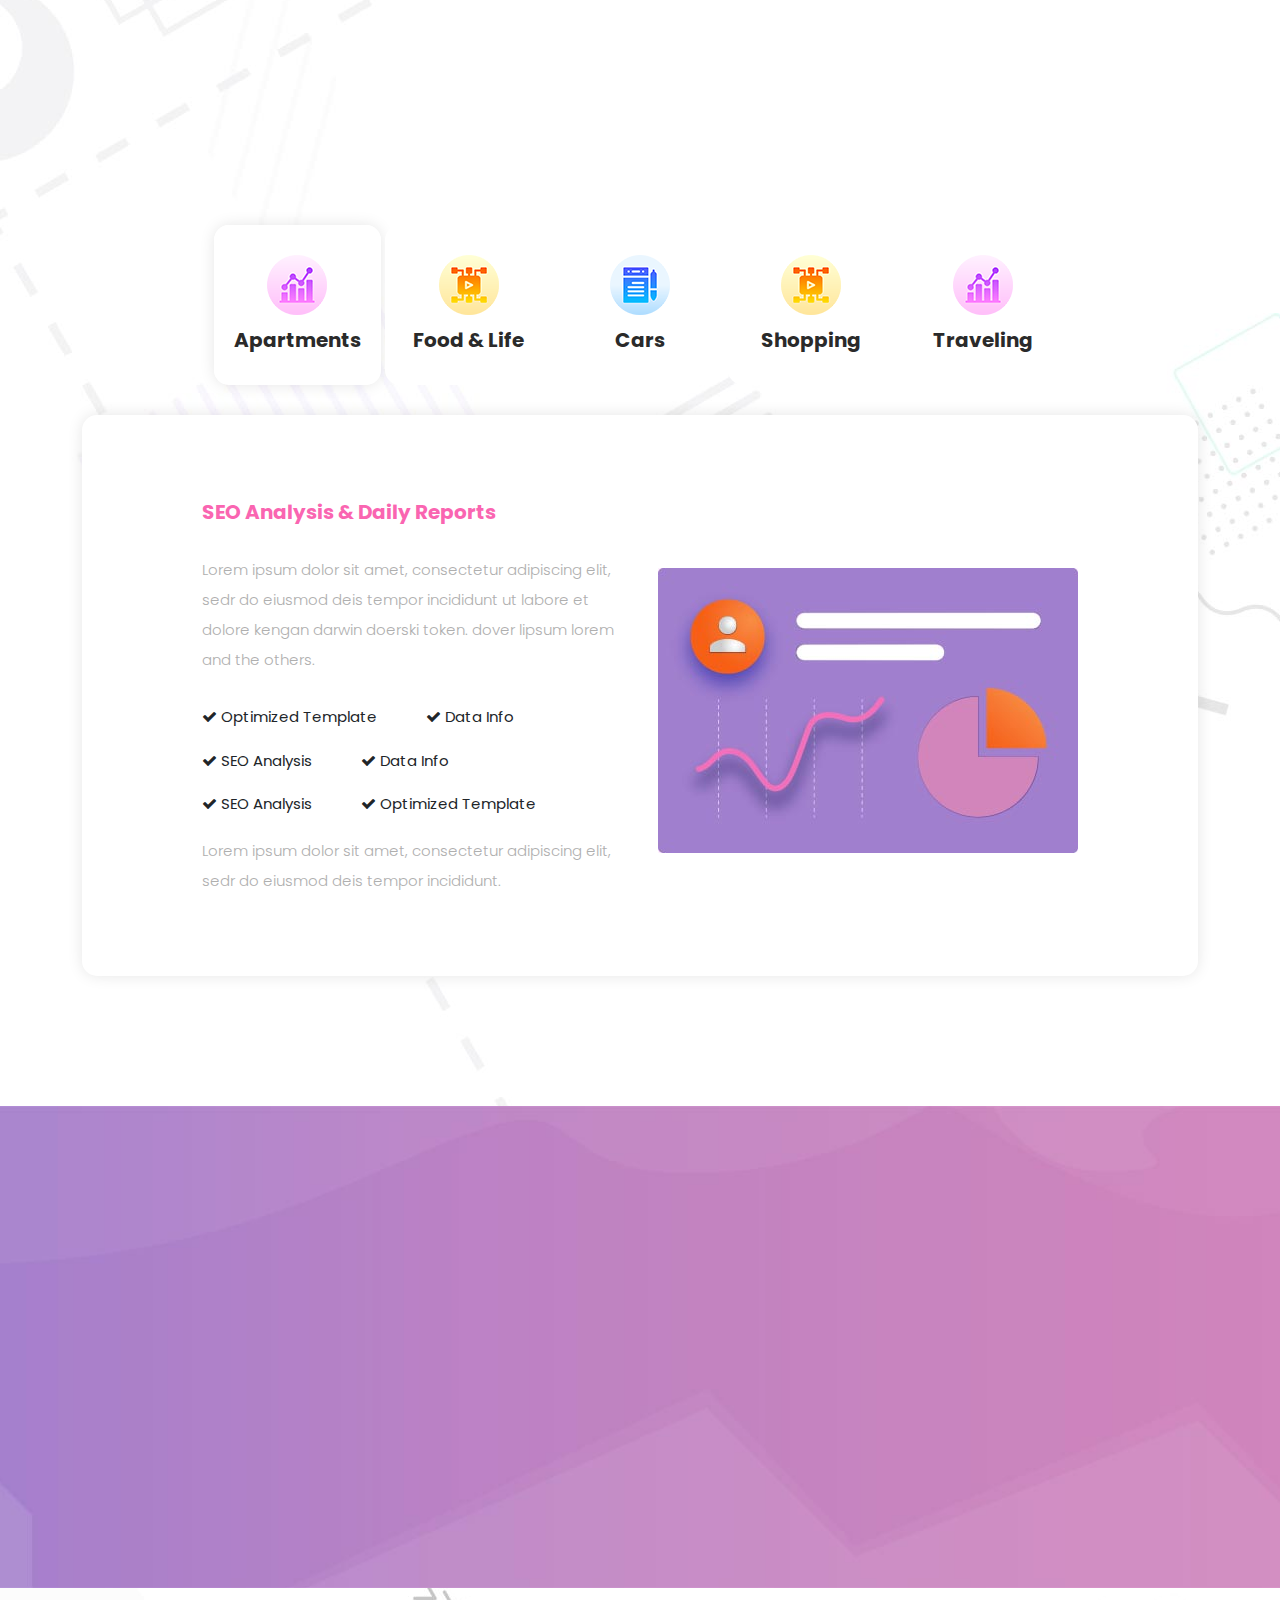
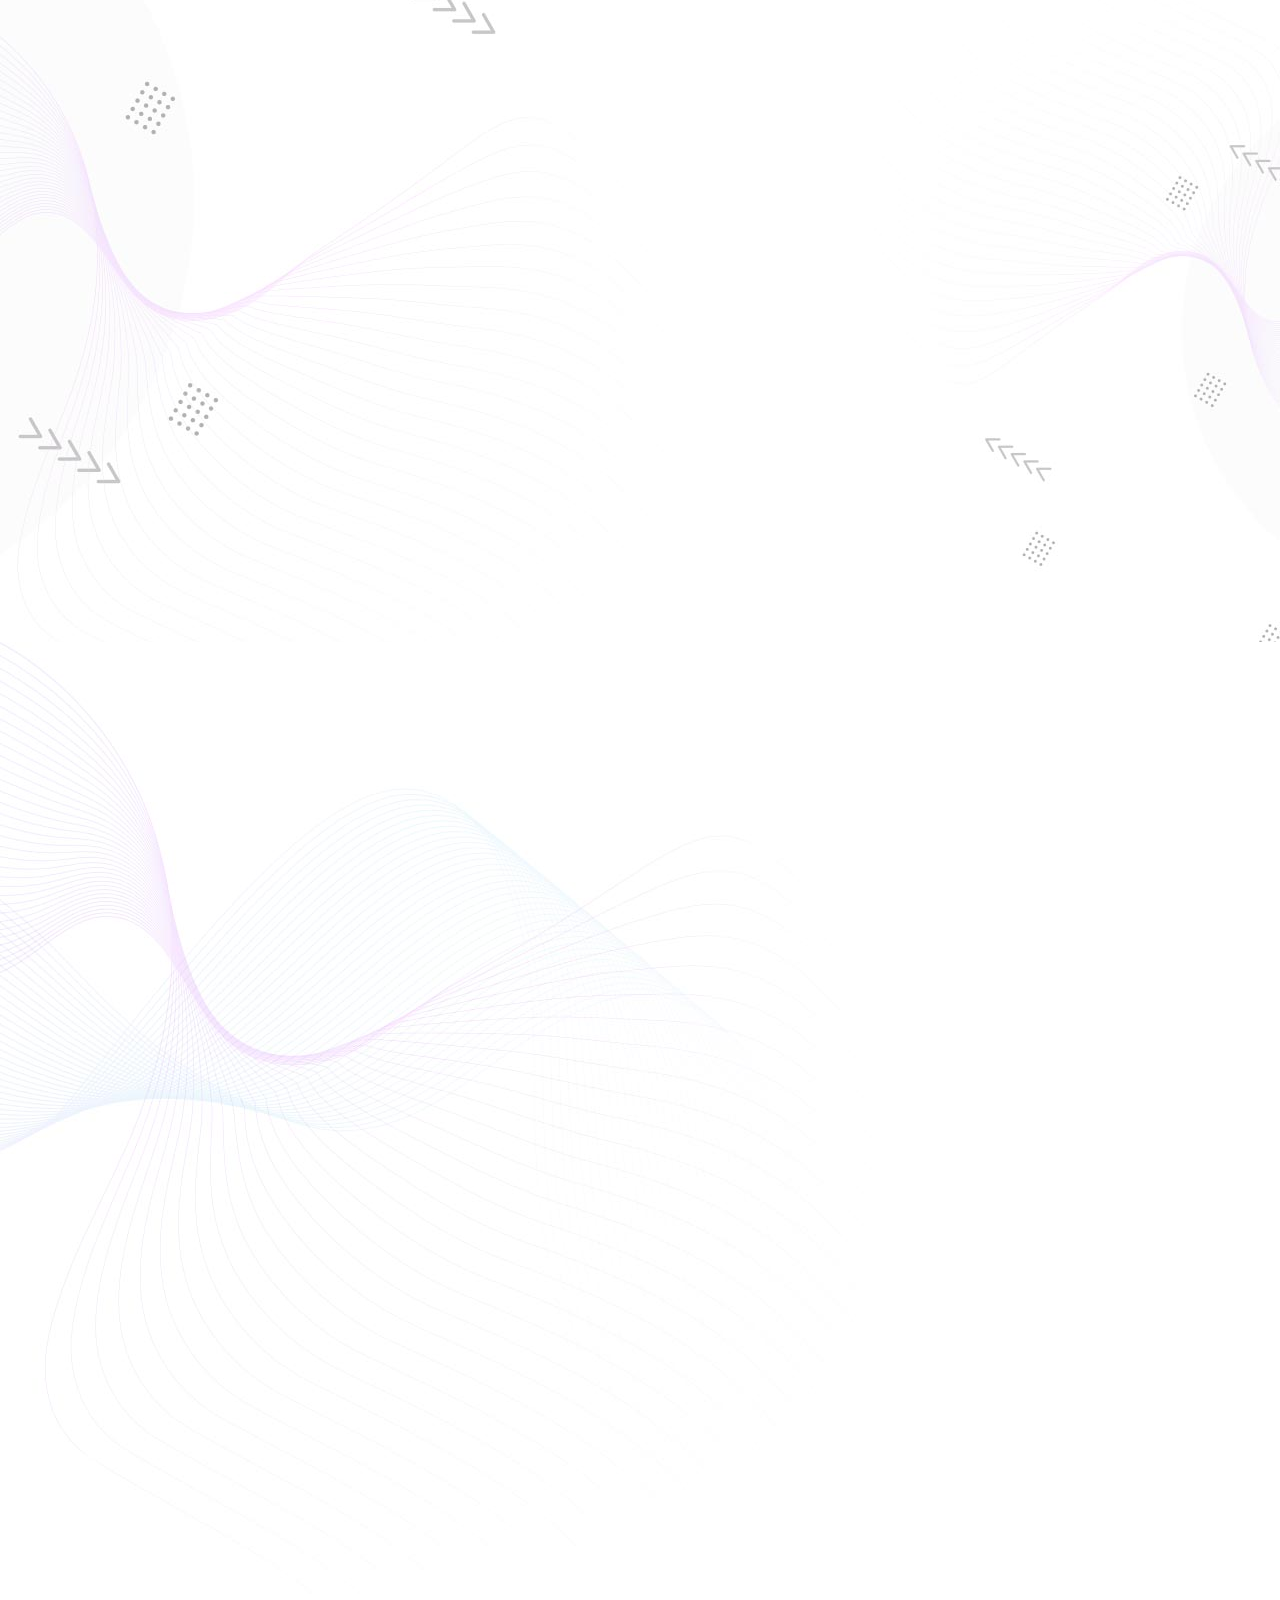
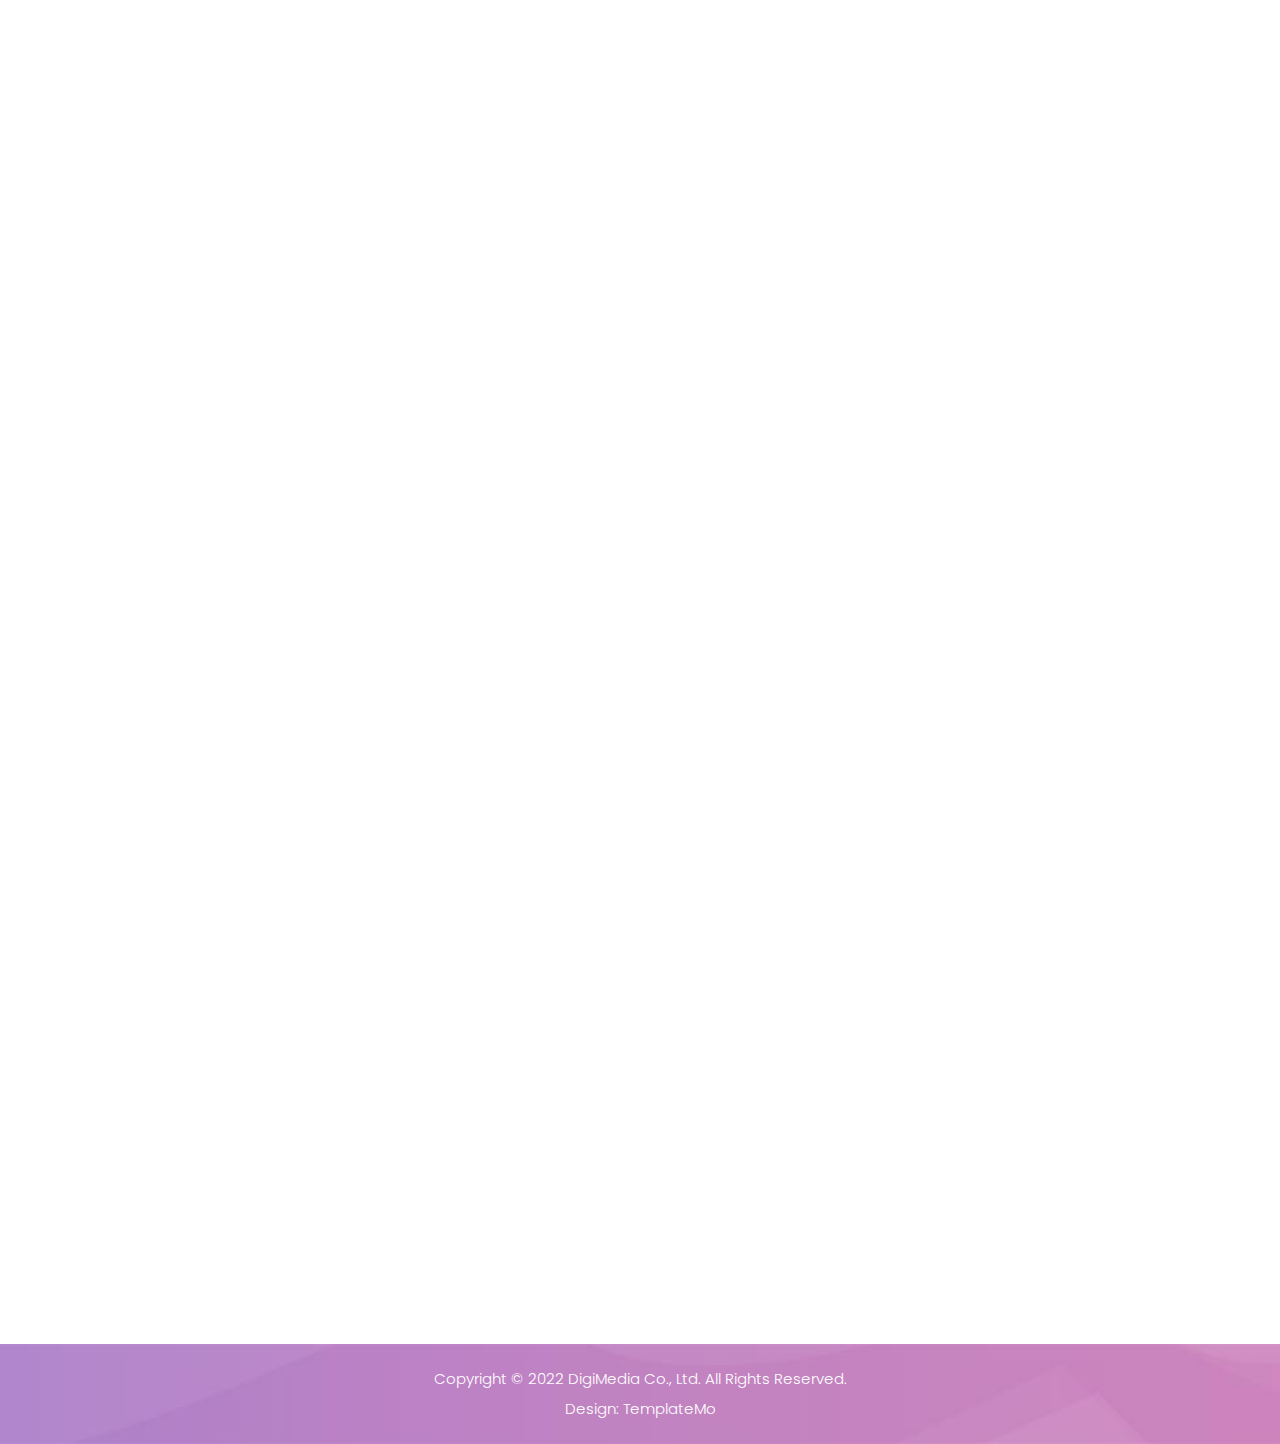
<file: homepage_1.html>
<!DOCTYPE html>
<html lang="en">

  <head>

    <meta charset="UTF-8">
    <meta name="viewport" content="width=device-width, initial-scale=1, shrink-to-fit=no">
    <meta name="description" content="">
    <meta name="author" content="">
    <link rel="preconnect" href="https://fonts.googleapis.com">
    <link rel="preconnect" href="https://fonts.gstatic.com" crossorigin>
    <link href="https://fonts.googleapis.com/css2?family=Poppins:wght@100;200;300;400;500;600;700;800;900&display=swap" rel="stylesheet">

    <title>DigiMedia - Creative SEO HTML5 Template</title>

    <!-- Bootstrap core CSS -->
    <link href="vendor/bootstrap/css/bootstrap.min.css" rel="stylesheet">


    <!-- Additional CSS Files -->
    <link rel="stylesheet" href="assets/css/fontawesome.css">
    <link rel="stylesheet" href="assets/css/templatemo-digimedia-v1.css">
    <link rel="stylesheet" href="assets/css/animated.css">
    <link rel="stylesheet" href="assets/css/owl.css">
<!--

TemplateMo 568 DigiMedia

https://templatemo.com/tm-568-digimedia

-->
  </head>

<body>

  <!-- ***** Preloader Start ***** -->
  <div id="js-preloader" class="js-preloader">
    <div class="preloader-inner">
      <span class="dot"></span>
      <div class="dots">
        <span></span>
        <span></span>
        <span></span>
      </div>
    </div>
  </div>
  <!-- ***** Preloader End ***** -->

  <!-- Pre-header Starts -->
  <div class="pre-header">
    <div class="container">
      <div class="row">
        <div class="col-lg-8 col-sm-8 col-7">
          <ul class="info">
            <li><a href="#"><i class="fa fa-envelope"></i>digimedia@company.com</a></li>
            <li><a href="#"><i class="fa fa-phone"></i>010-020-0340</a></li>
          </ul>
        </div>
        <div class="col-lg-4 col-sm-4 col-5">
          <ul class="social-media">
            <li><a href="#"><i class="fa fa-facebook"></i></a></li>
            <li><a href="#"><i class="fa fa-behance"></i></a></li>
            <li><a href="#"><i class="fa fa-twitter"></i></a></li>
            <li><a href="#"><i class="fa fa-dribbble"></i></a></li>
          </ul>
        </div>
      </div>
    </div>
  </div>
  <!-- Pre-header End -->

  <!-- ***** Header Area Start ***** -->
  <header class="header-area header-sticky wow slideInDown" data-wow-duration="0.75s" data-wow-delay="0s">
    <div class="container">
      <div class="row">
        <div class="col-12">
          <nav class="main-nav">
            <!-- ***** Logo Start ***** -->
            <a href="index.html" class="logo">
              <img src="assets/images/logo-v1.png" alt="">
            </a>
            <!-- ***** Logo End ***** -->
            <!-- ***** Menu Start ***** -->
            <ul class="nav">
              <li class="scroll-to-section"><a href="#top" class="active">Home</a></li>
              <li class="scroll-to-section"><a href="#about">About</a></li>
              <li class="scroll-to-section"><a href="#services">Services</a></li>
              <li class="scroll-to-section"><a href="#portfolio">Projects</a></li>
              <li class="scroll-to-section"><a href="#blog">Blog</a></li>
              <li class="scroll-to-section"><a href="#contact">Contact</a></li> 
              <li class="scroll-to-section"><div class="border-first-button"><a href="#contact">Free Quote</a></div></li> 
            </ul>        
            <a class='menu-trigger'>
                <span>Menu</span>
            </a>
            <!-- ***** Menu End ***** -->
          </nav>
        </div>
      </div>
    </div>
  </header>
  <!-- ***** Header Area End ***** -->

  <div class="main-banner wow fadeIn" id="top" data-wow-duration="1s" data-wow-delay="0.5s">
    <div class="container">
      <div class="row">
        <div class="col-lg-12">
          <div class="row">
            <div class="col-lg-6 align-self-center">
              <div class="left-content show-up header-text wow fadeInLeft" data-wow-duration="1s" data-wow-delay="1s">
                <div class="row">
                  <div class="col-lg-12">
                    <h6>Digital Media Agency</h6>
                    <h2>We Boost Your Website Traffic</h2>
                    <p>This template is brought to you by TemplateMo website. Feel free to use this for a commercial purpose. You are not allowed to redistribute the template ZIP file on any other template website. Thank you.</p>
                  </div>
                  <div class="col-lg-12">
                    <div class="border-first-button scroll-to-section">
                      <a href="#contact">Free Quote</a>
                    </div>
                  </div>
                </div>
              </div>
            </div>
            <div class="col-lg-6">
              <div class="right-image wow fadeInRight" data-wow-duration="1s" data-wow-delay="0.5s">
                <img src="assets/images/slider-dec.png" alt="">
              </div>
            </div>
          </div>
        </div>
      </div>
    </div>
  </div>

  <div id="about" class="about section">
    <div class="container">
      <div class="row">
        <div class="col-lg-12">
          <div class="row">
            <div class="col-lg-6">
              <div class="about-left-image  wow fadeInLeft" data-wow-duration="1s" data-wow-delay="0.5s">
                <img src="assets/images/about-dec.png" alt="">
              </div>
            </div>
            <div class="col-lg-6 align-self-center  wow fadeInRight" data-wow-duration="1s" data-wow-delay="0.5s">
              <div class="about-right-content">
                <div class="section-heading">
                  <h6>About Us</h6>
                  <h4>Who is DigiMedia <em>Agency</em></h4>
                  <div class="line-dec"></div>
                </div>
                <p>We hope this DigiMedia template is useful for your work. You can use this template for any purpose. You may <a rel="nofollow" href="http://paypal.me/templatemo" target="_blank">contribute a little amount</a> via PayPal to <a href="https://templatemo.com/contact" target="_blank">support TemplateMo</a> in creating new templates regularly.</p>
                <div class="row">
                  <div class="col-lg-4 col-sm-4">
                    <div class="skill-item first-skill-item wow fadeIn" data-wow-duration="1s" data-wow-delay="0s">
                      <div class="progress" data-percentage="90">
                        <span class="progress-left">
                          <span class="progress-bar"></span>
                        </span>
                        <span class="progress-right">
                          <span class="progress-bar"></span>
                        </span>
                        <div class="progress-value">
                          <div>
                            90%<br>
                            <span>Coding</span>
                          </div>
                        </div>
                      </div>
                    </div>
                  </div>
                  <div class="col-lg-4 col-sm-4">
                    <div class="skill-item second-skill-item wow fadeIn" data-wow-duration="1s" data-wow-delay="0s">
                      <div class="progress" data-percentage="80">
                        <span class="progress-left">
                          <span class="progress-bar"></span>
                        </span>
                        <span class="progress-right">
                          <span class="progress-bar"></span>
                        </span>
                        <div class="progress-value">
                          <div>
                            80%<br>
                            <span>Photoshop</span>
                          </div>
                        </div>
                      </div>
                    </div>
                  </div>
                  <div class="col-lg-4 col-sm-4">
                    <div class="skill-item third-skill-item wow fadeIn" data-wow-duration="1s" data-wow-delay="0s">
                      <div class="progress" data-percentage="80">
                        <span class="progress-left">
                          <span class="progress-bar"></span>
                        </span>
                        <span class="progress-right">
                          <span class="progress-bar"></span>
                        </span>
                        <div class="progress-value">
                          <div>
                            80%<br>
                            <span>Animation</span>
                          </div>
                        </div>
                      </div>
                    </div>
                  </div>
                </div> 
              </div>
            </div>
          </div>
        </div>
      </div>
    </div>
  </div>

  <div id="services" class="services section">
    <div class="container">
      <div class="row">
        <div class="col-lg-12">
          <div class="section-heading  wow fadeInDown" data-wow-duration="1s" data-wow-delay="0.5s">
            <h6>Our Services</h6>
            <h4>What Our Agency <em>Provides</em></h4>
            <div class="line-dec"></div>
          </div>
        </div>
        <div class="col-lg-12">
          <div class="naccs">
            <div class="grid">
              <div class="row">
                <div class="col-lg-12">
                  <div class="menu">
                    <div class="first-thumb active">
                      <div class="thumb">
                        <span class="icon"><img src="assets/images/service-icon-01.png" alt=""></span>
                        Apartments
                      </div>
                    </div>
                    <div>
                      <div class="thumb">                 
                        <span class="icon"><img src="assets/images/service-icon-02.png" alt=""></span>
                        Food &amp; Life
                      </div>
                    </div>
                    <div>
                      <div class="thumb">                 
                        <span class="icon"><img src="assets/images/service-icon-03.png" alt=""></span>
                        Cars
                      </div>
                    </div>
                    <div>
                      <div class="thumb">                 
                        <span class="icon"><img src="assets/images/service-icon-04.png" alt=""></span>
                        Shopping
                      </div>
                    </div>
                    <div class="last-thumb">
                      <div class="thumb">                 
                        <span class="icon"><img src="assets/images/service-icon-01.png" alt=""></span>
                        Traveling
                      </div>
                    </div>
                  </div>
                </div> 
                <div class="col-lg-12">
                  <ul class="nacc">
                    <li class="active">
                      <div>
                        <div class="thumb">
                          <div class="row">
                            <div class="col-lg-6 align-self-center">
                              <div class="left-text">
                                <h4>SEO Analysis &amp; Daily Reports</h4>
                                <p>Lorem ipsum dolor sit amet, consectetur adipiscing elit, sedr do eiusmod deis tempor incididunt ut labore et dolore kengan darwin doerski token.
                                  dover lipsum lorem and the others.</p>
                                <div class="ticks-list"><span><i class="fa fa-check"></i> Optimized Template</span> <span><i class="fa fa-check"></i> Data Info</span> <span><i class="fa fa-check"></i> SEO Analysis</span>
                                  <span><i class="fa fa-check"></i> Data Info</span> <span><i class="fa fa-check"></i> SEO Analysis</span> <span><i class="fa fa-check"></i> Optimized Template</span></div>
                                <p>Lorem ipsum dolor sit amet, consectetur adipiscing elit, sedr do eiusmod deis tempor incididunt.</p>
                              </div>
                            </div>
                            <div class="col-lg-6 align-self-center">
                              <div class="right-image">
                                <img src="assets/images/services-image.jpg" alt="">
                              </div>
                            </div>
                          </div>
                        </div>
                      </div>
                    </li>
                    <li>
                      <div>
                        <div class="thumb">
                          <div class="row">
                            <div class="col-lg-6 align-self-center">
                              <div class="left-text">
                                <h4>Healthy Food &amp; Life</h4>
                                <p>Lorem ipsum dolor sit amet, consectetur adipiscing elit, sedr do eiusmod deis tempor incididunt ut labore et dolore kengan darwin doerski token.
                                  dover lipsum lorem and the others.</p>
                                <div class="ticks-list"><span><i class="fa fa-check"></i> Optimized Template</span> <span><i class="fa fa-check"></i> Data Info</span> <span><i class="fa fa-check"></i> SEO Analysis</span>
                                  <span><i class="fa fa-check"></i> Data Info</span> <span><i class="fa fa-check"></i> SEO Analysis</span> <span><i class="fa fa-check"></i> Optimized Template</span></div>
                                <p>Lorem ipsum dolor sit amet, consectetur adipiscing elit, sedr do eiusmod deis tempor incididunt.</p>
                              </div>
                            </div>
                            <div class="col-lg-6 align-self-center">
                              <div class="right-image">
                                <img src="assets/images/services-image-02.jpg" alt="">
                              </div>
                            </div>
                          </div>
                        </div>
                      </div>
                    </li>
                    <li>
                      <div>
                        <div class="thumb">
                          <div class="row">
                            <div class="col-lg-6 align-self-center">
                              <div class="left-text">
                                <h4>Car Re-search &amp; Transport</h4>
                                <p>Lorem ipsum dolor sit amet, consectetur adipiscing elit, sedr do eiusmod deis tempor incididunt ut labore et dolore kengan darwin doerski token.
                                  dover lipsum lorem and the others.</p>
                                <div class="ticks-list"><span><i class="fa fa-check"></i> Optimized Template</span> <span><i class="fa fa-check"></i> Data Info</span> <span><i class="fa fa-check"></i> SEO Analysis</span>
                                  <span><i class="fa fa-check"></i> Data Info</span> <span><i class="fa fa-check"></i> SEO Analysis</span> <span><i class="fa fa-check"></i> Optimized Template</span></div>
                                <p>Lorem ipsum dolor sit amet, consectetur adipiscing elit, sedr do eiusmod deis tempor incididunt.</p>
                              </div>
                            </div>
                            <div class="col-lg-6 align-self-center">
                              <div class="right-image">
                                <img src="assets/images/services-image-03.jpg" alt="">
                              </div>
                            </div>
                          </div>
                        </div>
                      </div>
                    </li>
                    <li>
                      <div>
                        <div class="thumb">
                          <div class="row">
                            <div class="col-lg-6 align-self-center">
                              <div class="left-text">
                                <h4>Online Shopping &amp; Tracking ID</h4>
                                <p>Lorem ipsum dolor sit amet, consectetur adipiscing elit, sedr do eiusmod deis tempor incididunt ut labore et dolore kengan darwin doerski token.
                                  dover lipsum lorem and the others.</p>
                                <div class="ticks-list"><span><i class="fa fa-check"></i> Optimized Template</span> <span><i class="fa fa-check"></i> Data Info</span> <span><i class="fa fa-check"></i> SEO Analysis</span>
                                  <span><i class="fa fa-check"></i> Data Info</span> <span><i class="fa fa-check"></i> SEO Analysis</span> <span><i class="fa fa-check"></i> Optimized Template</span></div>
                                <p>Lorem ipsum dolor sit amet, consectetur adipiscing elit, sedr do eiusmod deis tempor incididunt.</p>
                              </div>
                            </div>
                            <div class="col-lg-6 align-self-center">
                              <div class="right-image">
                                <img src="assets/images/services-image-04.jpg" alt="">
                              </div>
                            </div>
                          </div>
                        </div>
                      </div>
                    </li>
                    <li>
                      <div>
                        <div class="thumb">
                          <div class="row">
                            <div class="col-lg-6 align-self-center">
                              <div class="left-text">
                                <h4>Enjoy &amp; Travel</h4>
                                <p>Lorem ipsum dolor sit amet, consectetur adipiscing elit, sedr do eiusmod deis tempor incididunt ut labore et dolore kengan darwin doerski token.
                                  dover lipsum lorem and the others.</p>
                                <div class="ticks-list"><span><i class="fa fa-check"></i> Optimized Template</span> <span><i class="fa fa-check"></i> Data Info</span> <span><i class="fa fa-check"></i> SEO Analysis</span>
                                  <span><i class="fa fa-check"></i> Data Info</span> <span><i class="fa fa-check"></i> SEO Analysis</span> <span><i class="fa fa-check"></i> Optimized Template</span></div>
                                <p>Lorem ipsum dolor sit amet, consectetur adipiscing elit, sedr do eiusmod deis tempor incididunt.</p>
                              </div>
                            </div>
                            <div class="col-lg-6 align-self-center">
                              <div class="right-image">
                                <img src="assets/images/services-image.jpg" alt="">
                              </div>
                            </div>
                          </div>
                        </div>
                      </div>
                    </li>
                  </ul>
                </div>          
              </div>
            </div>
          </div>
        </div>
      </div>
    </div>
  </div>

  
  <div id="free-quote" class="free-quote">
    <div class="container">
      <div class="row">
        <div class="col-lg-4 offset-lg-4">
          <div class="section-heading  wow fadeIn" data-wow-duration="1s" data-wow-delay="0.3s">
            <h6>Get Your Free Quote</h6>
            <h4>Grow With Us Now</h4>
            <div class="line-dec"></div>
          </div>
        </div>
        <div class="col-lg-8 offset-lg-2  wow fadeIn" data-wow-duration="1s" data-wow-delay="0.8s">
          <form id="search" action="#" method="GET">
            <div class="row">
              <div class="col-lg-4 col-sm-4">
                <fieldset>
                  <input type="web" name="web" class="website" placeholder="Your website URL..." autocomplete="on" required>
                </fieldset>
              </div>
              <div class="col-lg-4 col-sm-4">
                <fieldset>
                  <input type="address" name="address" class="email" placeholder="Email Address..." autocomplete="on" required>
                </fieldset>
              </div>
              <div class="col-lg-4 col-sm-4">
                <fieldset>
                  <button type="submit" class="main-button">Get Quote Now</button>
                </fieldset>
              </div>
            </div>
          </form>
        </div>
      </div>
    </div>
  </div>


  <div id="portfolio" class="our-portfolio section">
    <div class="container">
      <div class="row">
        <div class="col-lg-5">
          <div class="section-heading wow fadeInLeft" data-wow-duration="1s" data-wow-delay="0.3s">
            <h6>Our Portofolio</h6>
            <h4>See Our Recent <em>Projects</em></h4>
            <div class="line-dec"></div>
          </div>
        </div>
      </div>
    </div>
    <div class="container-fluid wow fadeIn" data-wow-duration="1s" data-wow-delay="0.7s">
      <div class="row">
        <div class="col-lg-12">
          <div class="loop owl-carousel">
            <div class="item">
              <a href="#">
                <div class="portfolio-item">
                <div class="thumb">
                  <img src="assets/images/portfolio-01.jpg" alt="">
                </div>
                <div class="down-content">
                  <h4>Website Builder</h4>
                  <span>Marketing</span>
                </div>
              </div>
              </a>  
            </div>
            <div class="item">
              <a href="#">
                <div class="portfolio-item">
                <div class="thumb">
                  <img src="assets/images/portfolio-01.jpg" alt="">
                </div>
                <div class="down-content">
                  <h4>Website Builder</h4>
                  <span>Marketing</span>
                </div>
              </div>
              </a>  
            </div>
            <div class="item">
              <a href="#">
                <div class="portfolio-item">
                <div class="thumb">
                  <img src="assets/images/portfolio-02.jpg" alt="">
                </div>
                <div class="down-content">
                  <h4>Website Builder</h4>
                  <span>Marketing</span>
                </div>
              </div>
              </a>  
            </div>
            <div class="item">
              <a href="#">
                <div class="portfolio-item">
                <div class="thumb">
                  <img src="assets/images/portfolio-03.jpg" alt="">
                </div>
                <div class="down-content">
                  <h4>Website Builder</h4>
                  <span>Marketing</span>
                </div>
              </div>
              </a>  
            </div>
            <div class="item">
              <a href="#">
                <div class="portfolio-item">
                <div class="thumb">
                  <img src="assets/images/portfolio-04.jpg" alt="">
                </div>
                <div class="down-content">
                  <h4>Website Builder</h4>
                  <span>Marketing</span>
                </div>
              </div>
              </a>  
            </div>
          </div>
        </div>
      </div>
    </div>
  </div>
  
  <div id="blog" class="blog">
    <div class="container">
      <div class="row">
        <div class="col-lg-4 offset-lg-4  wow fadeInDown" data-wow-duration="1s" data-wow-delay="0.3s">
          <div class="section-heading">
            <h6>Recent News</h6>
            <h4>Check Our Blog <em>Posts</em></h4>
            <div class="line-dec"></div>
          </div>
        </div>
        <div class="col-lg-6 show-up wow fadeInUp" data-wow-duration="1s" data-wow-delay="0.3s">
          <div class="blog-post">
            <div class="thumb">
              <a href="#"><img src="assets/images/blog-post-01.jpg" alt=""></a>
            </div>
            <div class="down-content">
              <span class="category">SEO Analysis</span>
              <span class="date">03 August 2021</span>
              <a href="#"><h4>Lorem Ipsum Dolor Sit Amet, Consectetur Adelore
                Eiusmod Tempor Incididunt</h4></a>
              <p>Lorem ipsum dolor sit amet, consectetur adipiscing elit, sed doers itii eiumod deis tempor incididunt ut labore.</p>
              <span class="author"><img src="assets/images/author-post.jpg" alt="">By: Andrea Mentuzi</span>
              <div class="border-first-button"><a href="#">Discover More</a></div>
            </div>
          </div>
        </div>
        <div class="col-lg-6 wow fadeInUp" data-wow-duration="1s" data-wow-delay="0.3s">
          <div class="blog-posts">
            <div class="row">
              <div class="col-lg-12">
                <div class="post-item">
                  <div class="thumb">
                    <a href="#"><img src="assets/images/blog-post-02.jpg" alt=""></a>
                  </div>
                  <div class="right-content">
                    <span class="category">SEO Analysis</span>
                    <span class="date">24 September 2021</span>
                    <a href="#"><h4>Lorem Ipsum Dolor Sit Amei Eiusmod Tempor</h4></a>
                    <p>Lorem ipsum dolor sit amet, cocteturi adipiscing eliterski.</p>
                  </div>
                </div>
              </div>
              <div class="col-lg-12">
                <div class="post-item">
                  <div class="thumb">
                    <a href="#"><img src="assets/images/blog-post-03.jpg" alt=""></a>
                  </div>
                  <div class="right-content">
                    <span class="category">SEO Analysis</span>
                    <span class="date">24 September 2021</span>
                    <a href="#"><h4>Lorem Ipsum Dolor Sit Amei Eiusmod Tempor</h4></a>
                    <p>Lorem ipsum dolor sit amet, cocteturi adipiscing eliterski.</p>
                  </div>
                </div>
              </div>
              <div class="col-lg-12">
                <div class="post-item last-post-item">
                  <div class="thumb">
                    <a href="#"><img src="assets/images/blog-post-04.jpg" alt=""></a>
                  </div>
                  <div class="right-content">
                    <span class="category">SEO Analysis</span>
                    <span class="date">24 September 2021</span>
                    <a href="#"><h4>Lorem Ipsum Dolor Sit Amei Eiusmod Tempor</h4></a>
                    <p>Lorem ipsum dolor sit amet, cocteturi adipiscing eliterski.</p>
                  </div>
                </div>
              </div>
            </div>
          </div>
        </div>
      </div>
    </div>
  </div>  

  <div id="contact" class="contact-us section">
    <div class="container">
      <div class="row">
        <div class="col-lg-6 offset-lg-3">
          <div class="section-heading wow fadeIn" data-wow-duration="1s" data-wow-delay="0.5s">
            <h6>Contact Us</h6>
            <h4>Get In Touch With Us <em>Now</em></h4>
            <div class="line-dec"></div>
          </div>
        </div>
        <div class="col-lg-12 wow fadeInUp" data-wow-duration="0.5s" data-wow-delay="0.25s">
          <form id="contact" action="" method="post">
            <div class="row">
              <div class="col-lg-12">
                <div class="contact-dec">
                  <img src="assets/images/contact-dec.png" alt="">
                </div>
              </div>
              <div class="col-lg-5">
                <div id="map">
                  <iframe src="https://maps.google.com/maps?q=Av.+L%C3%BAcio+Costa,+Rio+de+Janeiro+-+RJ,+Brazil&t=&z=13&ie=UTF8&iwloc=&output=embed" width="100%" height="636px" frameborder="0" style="border:0" allowfullscreen></iframe>
                </div>
              </div>
              <div class="col-lg-7">
                <div class="fill-form">
                  <div class="row">
                    <div class="col-lg-4">
                      <div class="info-post">
                        <div class="icon">
                          <img src="assets/images/phone-icon.png" alt="">
                          <a href="#">010-020-0340</a>
                        </div>
                      </div>
                    </div>
                    <div class="col-lg-4">
                      <div class="info-post">
                        <div class="icon">
                          <img src="assets/images/email-icon.png" alt="">
                          <a href="#">our@email.com</a>
                        </div>
                      </div>
                    </div>
                    <div class="col-lg-4">
                      <div class="info-post">
                        <div class="icon">
                          <img src="assets/images/location-icon.png" alt="">
                          <a href="#">123 Rio de Janeiro</a>
                        </div>
                      </div>
                    </div>
                    <div class="col-lg-6">
                      <fieldset>
                        <input type="name" name="name" id="name" placeholder="Name" autocomplete="on" required>
                      </fieldset>
                      <fieldset>
                        <input type="text" name="email" id="email" pattern="[^ @]*@[^ @]*" placeholder="Your Email" required="">
                      </fieldset>
                      <fieldset>
                        <input type="subject" name="subject" id="subject" placeholder="Subject" autocomplete="on">
                      </fieldset>
                    </div>
                    <div class="col-lg-6">
                      <fieldset>
                        <textarea name="message" type="text" class="form-control" id="message" placeholder="Message" required=""></textarea>  
                      </fieldset>
                    </div>
                    <div class="col-lg-12">
                      <fieldset>
                        <button type="submit" id="form-submit" class="main-button ">Send Message Now</button>
                      </fieldset>
                    </div>
                  </div>
                </div>
              </div>
            </div>
          </form>
        </div>
      </div>
    </div>
  </div>

  <footer>
    <div class="container">
      <div class="row">
        <div class="col-lg-12">
          <p>Copyright © 2022 DigiMedia Co., Ltd. All Rights Reserved. 
          <br>Design: <a href="https://templatemo.com" target="_parent" title="free css templates">TemplateMo</a></p>
        </div>
      </div>
    </div>
  </footer>


  <!-- Scripts -->
  <script src="vendor/jquery/jquery.min.js"></script>
  <script src="vendor/bootstrap/js/bootstrap.bundle.min.js"></script>
  <script src="assets/js/owl-carousel.js"></script>
  <script src="assets/js/animation.js"></script>
  <script src="assets/js/imagesloaded.js"></script>
  <script src="assets/js/custom.js"></script>

</body>
</html>
</file>
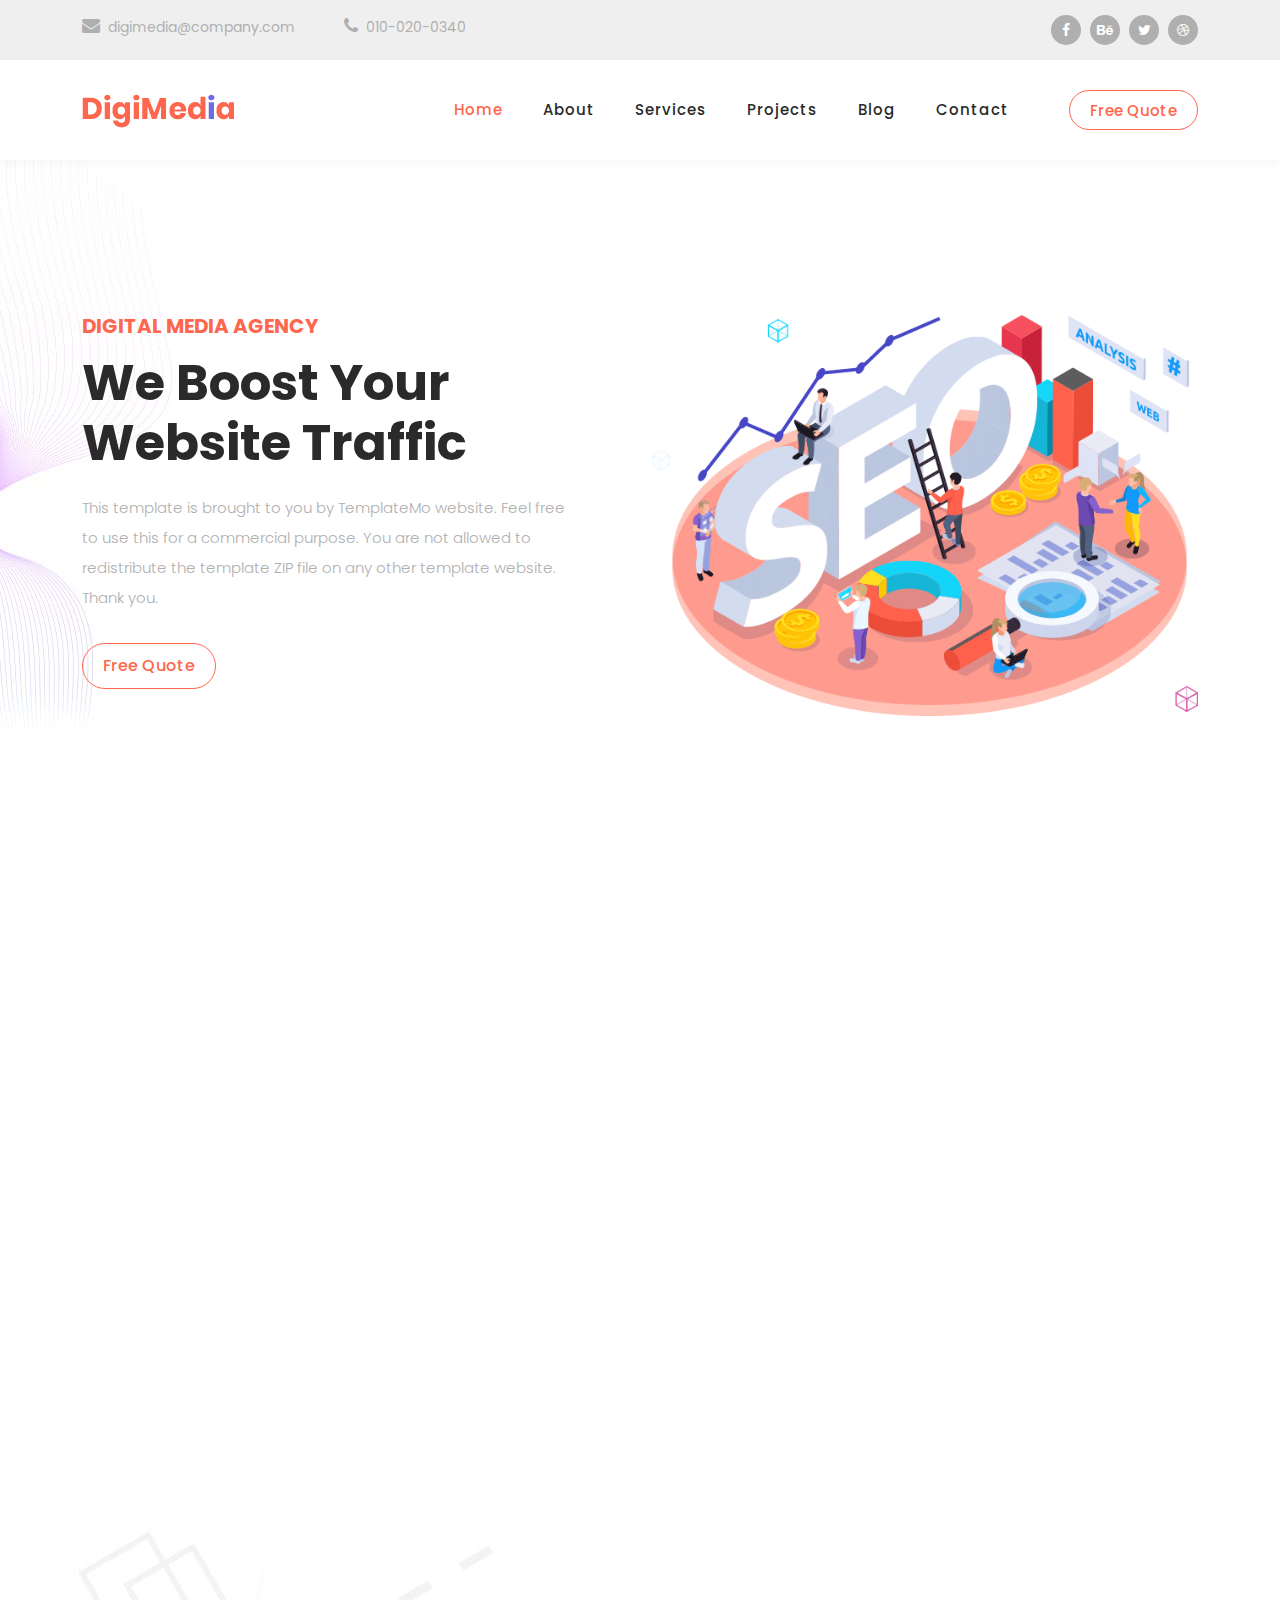
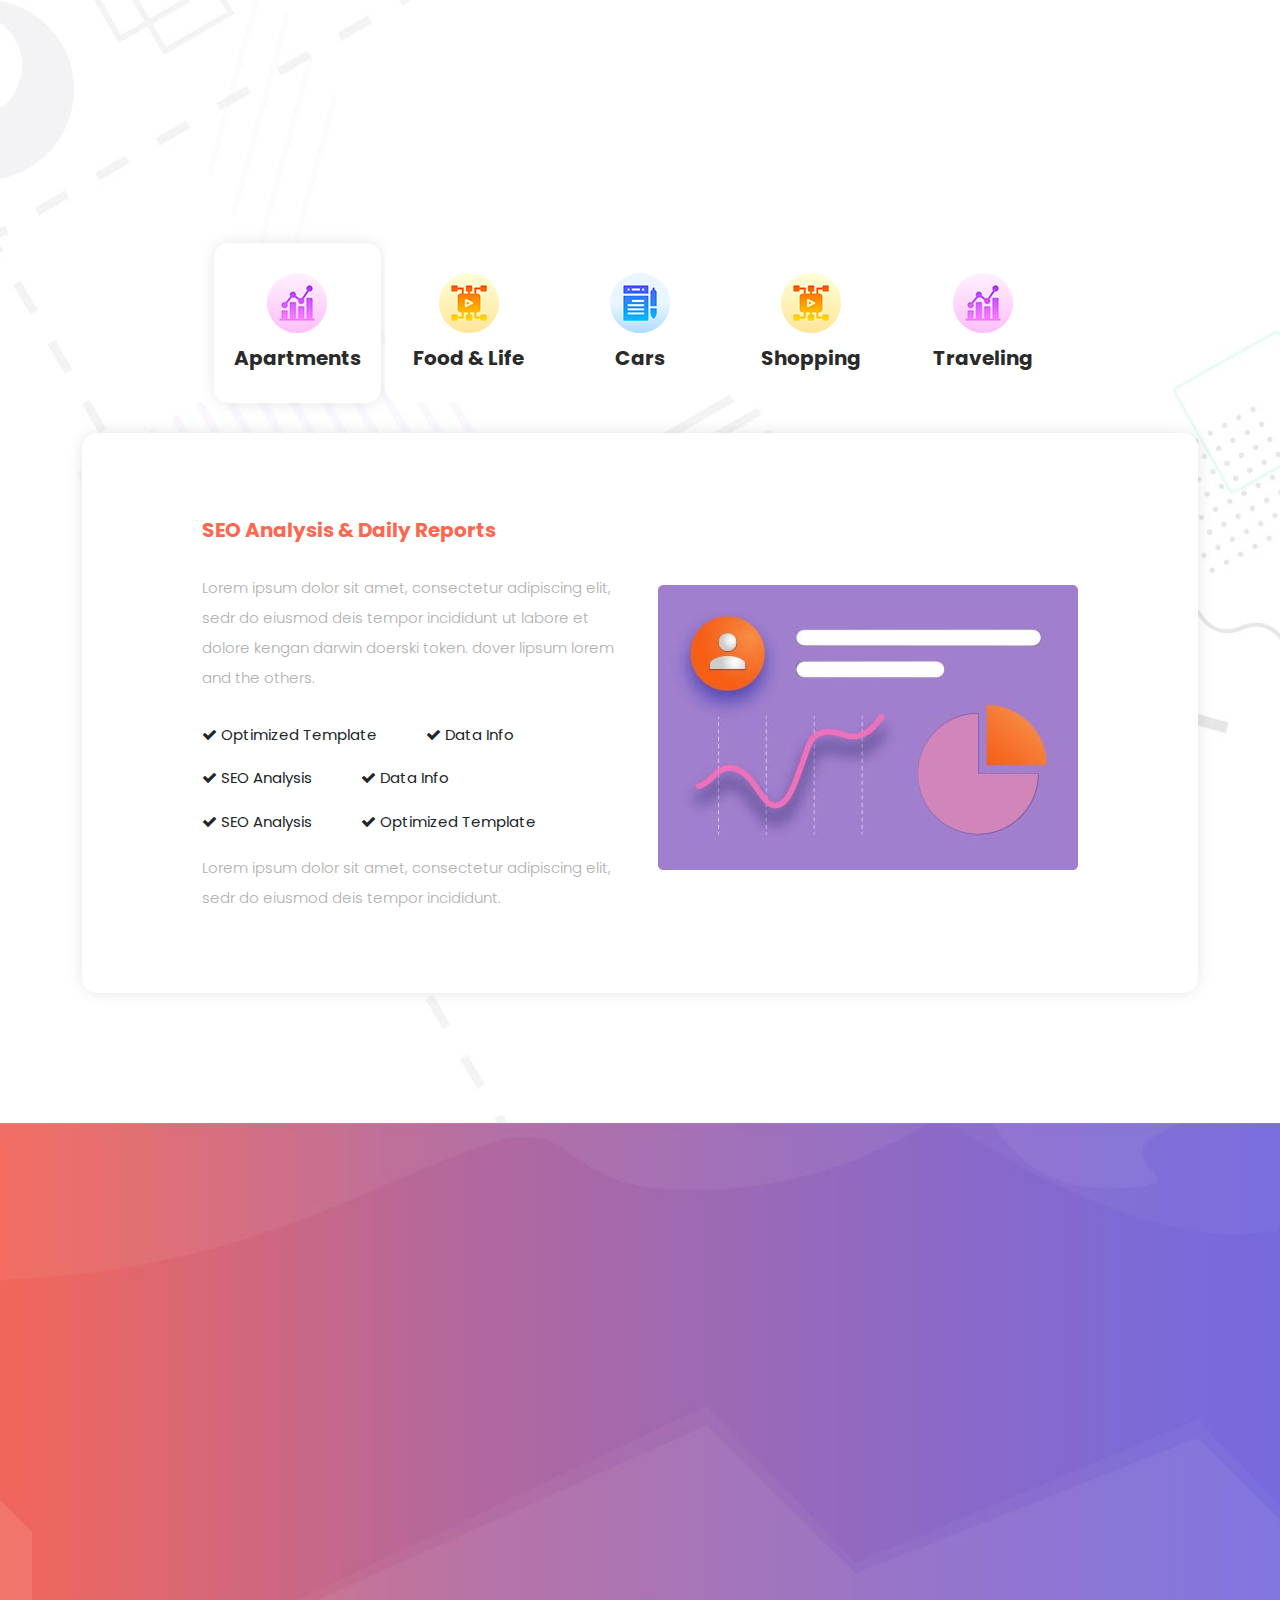
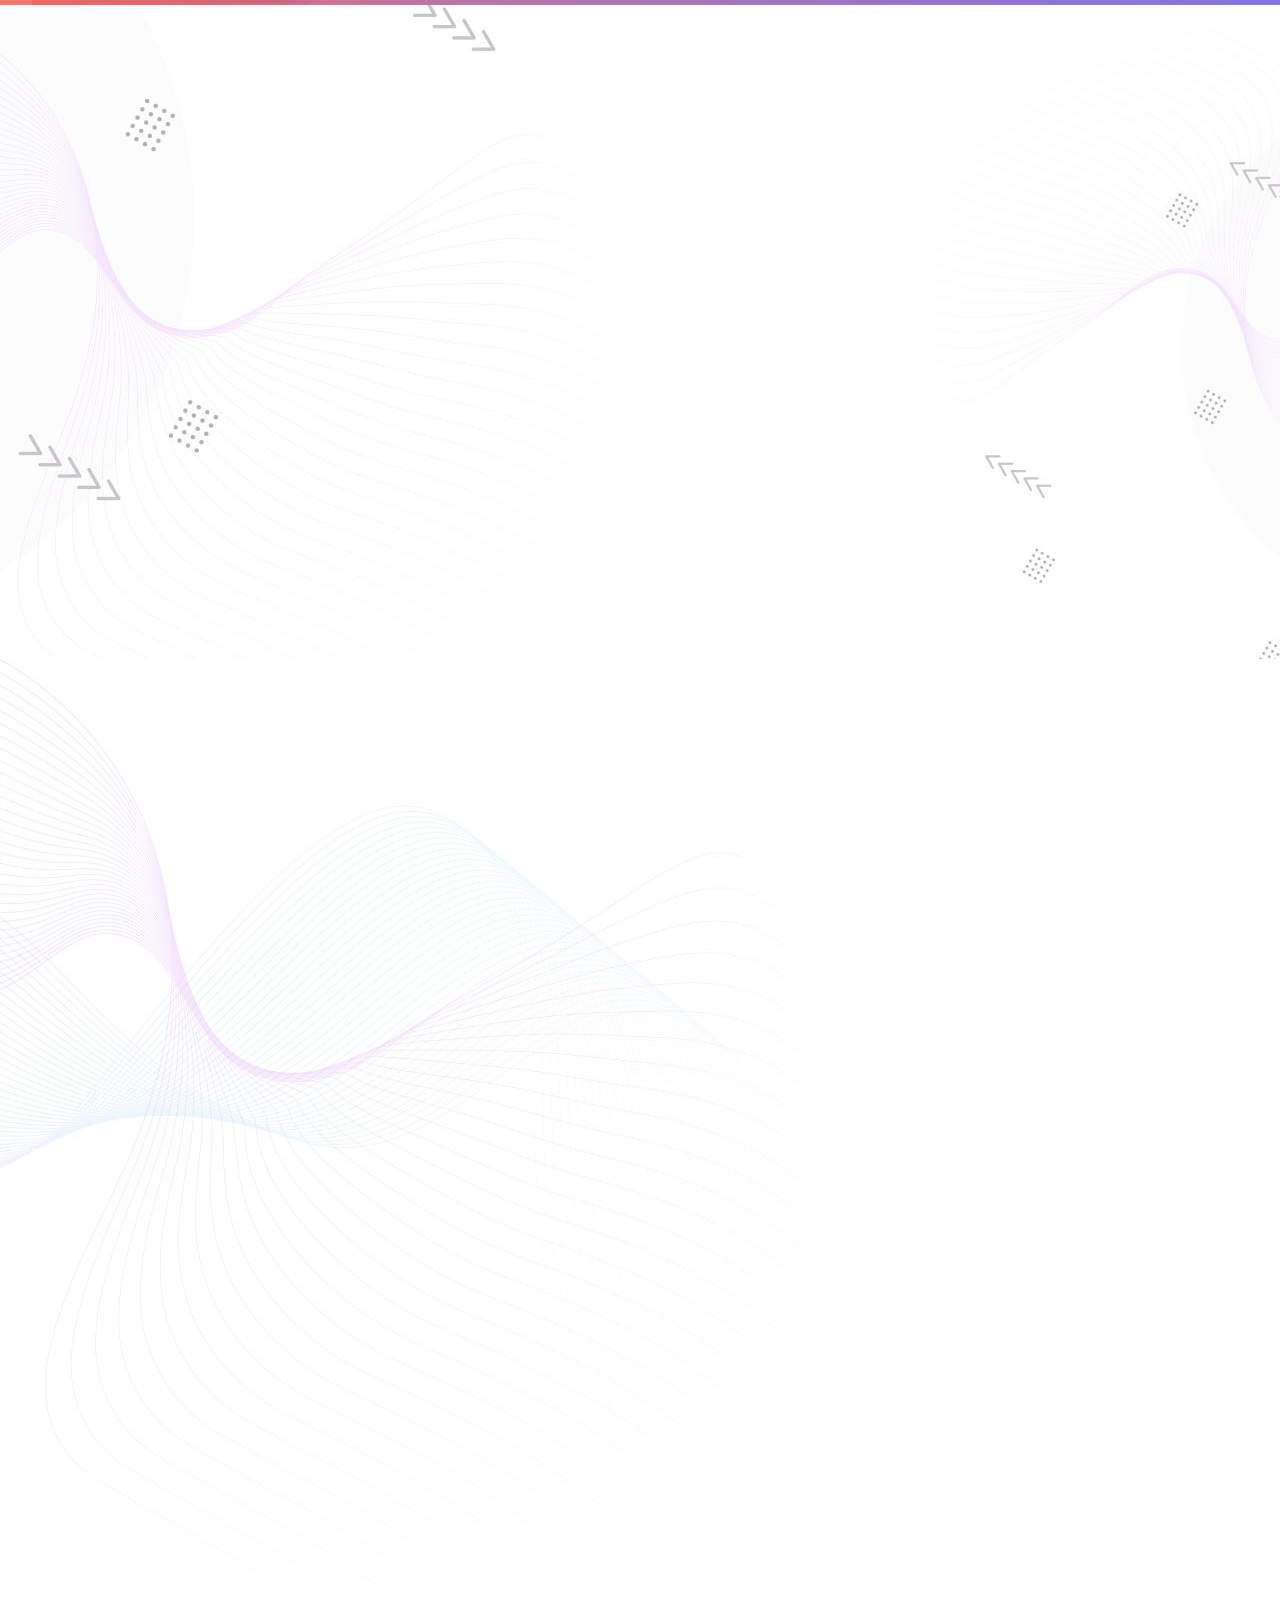
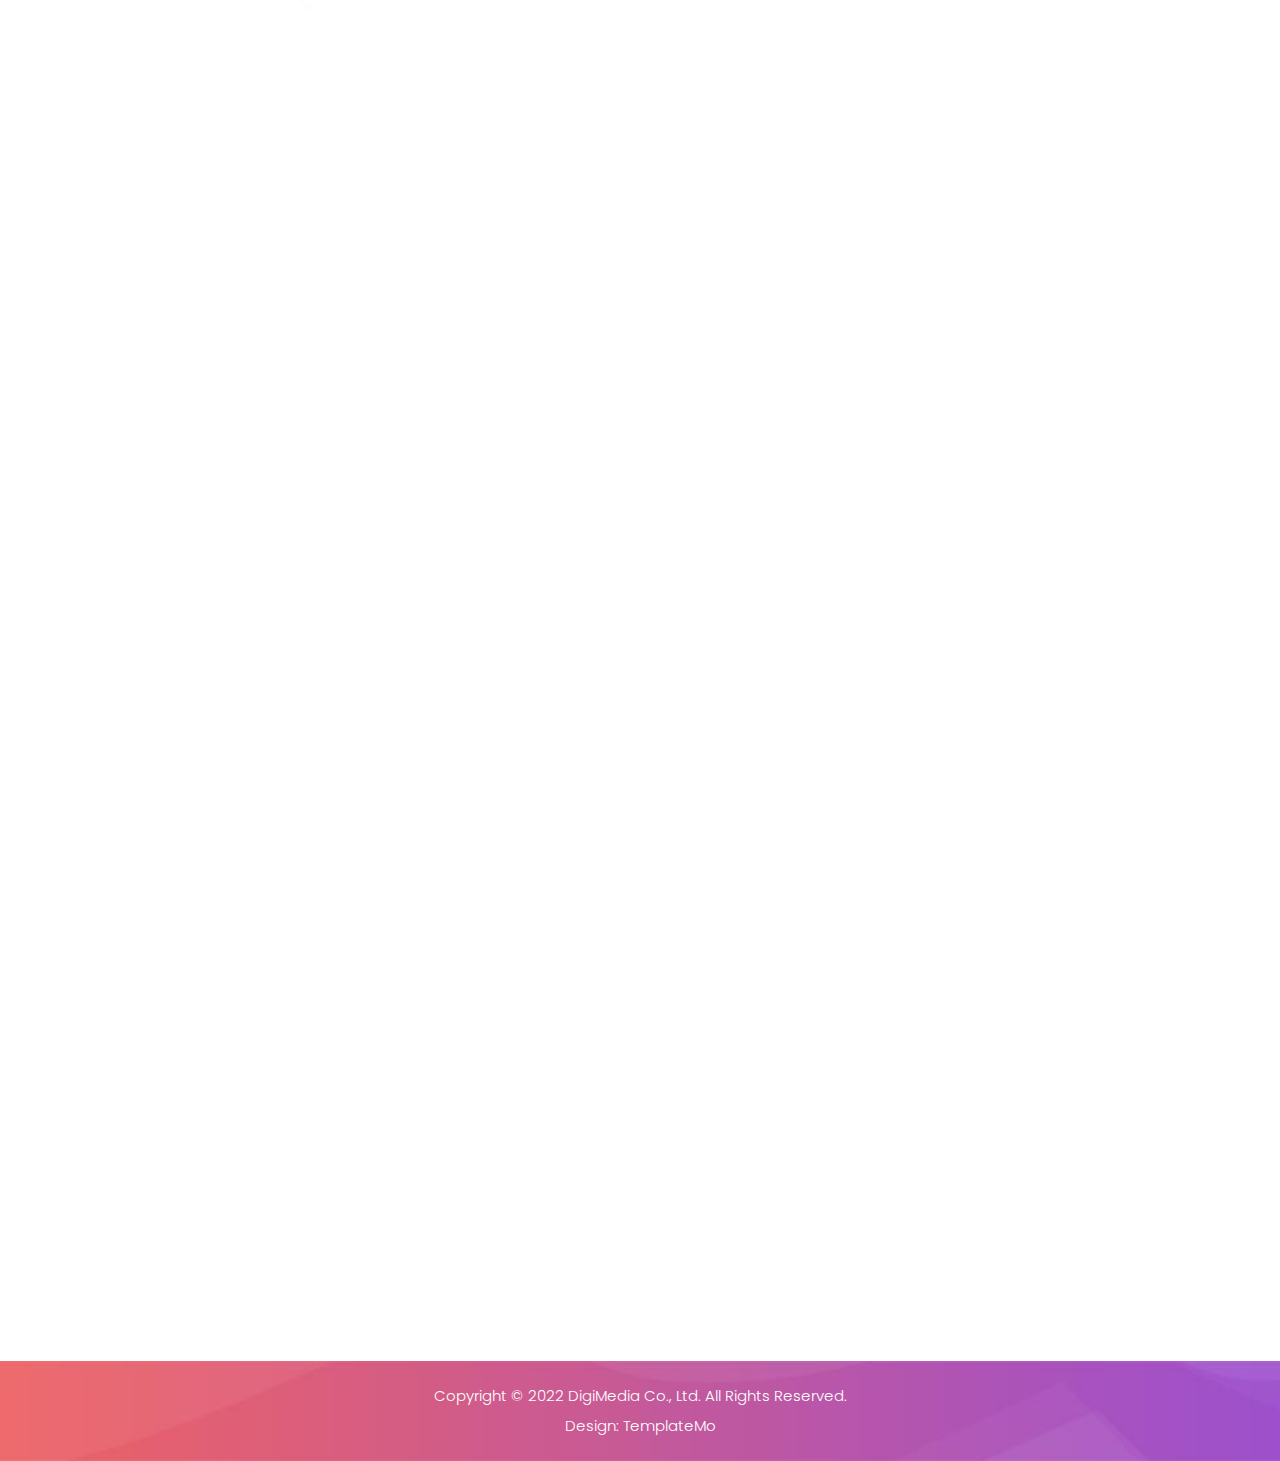
<file: homepage_2.html>
<!DOCTYPE html>
<html lang="en">

  <head>

    <meta charset="UTF-8">
    <meta name="viewport" content="width=device-width, initial-scale=1, shrink-to-fit=no">
    <meta name="description" content="">
    <meta name="author" content="">
    <link rel="preconnect" href="https://fonts.googleapis.com">
    <link rel="preconnect" href="https://fonts.gstatic.com" crossorigin>
    <link href="https://fonts.googleapis.com/css2?family=Poppins:wght@100;200;300;400;500;600;700;800;900&display=swap" rel="stylesheet">
    <link rel="stylesheet" href="https://cdnjs.cloudflare.com/ajax/libs/font-awesome/6.0.0-beta3/css/all.min.css">

    <title>DigiMedia - Creative SEO HTML5 Template</title>

    <!-- Bootstrap core CSS -->
    <link href="vendor/bootstrap/css/bootstrap.min.css" rel="stylesheet">


    <!-- Additional CSS Files -->
    <link rel="stylesheet" href="assets/css/fontawesome.css">
    <link rel="stylesheet" href="assets/css/templatemo-digimedia-v2.css">
    <link rel="stylesheet" href="assets/css/animated.css">
    <link rel="stylesheet" href="assets/css/owl.css">
<!--

TemplateMo 568 DigiMedia

https://templatemo.com/tm-568-digimedia

-->
  </head>

<body>

  <!-- ***** Preloader Start ***** -->
  <div id="js-preloader" class="js-preloader">
    <div class="preloader-inner">
      <span class="dot"></span>
      <div class="dots">
        <span></span>
        <span></span>
        <span></span>
      </div>
    </div>
  </div>
  <!-- ***** Preloader End ***** -->

  <!-- Pre-header Starts -->
  <div class="pre-header">
    <div class="container">
      <div class="row">
        <div class="col-lg-8 col-sm-8 col-7">
          <ul class="info">
            <li><a href="#"><i class="fa fa-envelope"></i>digimedia@company.com</a></li>
            <li><a href="#"><i class="fa fa-phone"></i>010-020-0340</a></li>
          </ul>
        </div>
        <div class="col-lg-4 col-sm-4 col-5">
          <ul class="social-media">
            <li><a href="#"><i class="fa fa-facebook"></i></a></li>
            <li><a href="#"><i class="fa fa-behance"></i></a></li>
            <li><a href="#"><i class="fa fa-twitter"></i></a></li>
            <li><a href="#"><i class="fa fa-dribbble"></i></a></li>
          </ul>
        </div>
      </div>
    </div>
  </div>
  <!-- Pre-header End -->

  <!-- ***** Header Area Start ***** -->
  <header class="header-area header-sticky wow slideInDown" data-wow-duration="0.75s" data-wow-delay="0s">
    <div class="container">
      <div class="row">
        <div class="col-12">
          <nav class="main-nav">
            <!-- ***** Logo Start ***** -->
            <a href="index.html" class="logo">
              <img src="assets/images/logo-v2.png" alt="">
            </a>
            <!-- ***** Logo End ***** -->
            <!-- ***** Menu Start ***** -->
            <ul class="nav">
              <li class="scroll-to-section"><a href="#top" class="active">Home</a></li>
              <li class="scroll-to-section"><a href="#about">About</a></li>
              <li class="scroll-to-section"><a href="#services">Services</a></li>
              <li class="scroll-to-section"><a href="#portfolio">Projects</a></li>
              <li class="scroll-to-section"><a href="#blog">Blog</a></li>
              <li class="scroll-to-section"><a href="#contact">Contact</a></li> 
              <li class="scroll-to-section"><div class="border-first-button"><a href="#contact">Free Quote</a></div></li> 
            </ul>        
            <a class='menu-trigger'>
                <span>Menu</span>
            </a>
            <!-- ***** Menu End ***** -->
          </nav>
        </div>
      </div>
    </div>
  </header>
  <!-- ***** Header Area End ***** -->

  <div class="main-banner wow fadeIn" id="top" data-wow-duration="1s" data-wow-delay="0.5s">
    <div class="container">
      <div class="row">
        <div class="col-lg-12">
          <div class="row">
            <div class="col-lg-6 align-self-center">
              <div class="left-content show-up header-text wow fadeInLeft" data-wow-duration="1s" data-wow-delay="1s">
                <div class="row">
                  <div class="col-lg-12">
                    <h6>Digital Media Agency</h6>
                    <h2>We Boost Your Website Traffic</h2>
                    <p>This template is brought to you by TemplateMo website. Feel free to use this for a commercial purpose. You are not allowed to redistribute the template ZIP file on any other template website. Thank you.</p>
                  </div>
                  <div class="col-lg-12">
                    <div class="border-first-button scroll-to-section">
                      <a href="#contact">Free Quote</a>
                    </div>
                  </div>
                </div>
              </div>
            </div>
            <div class="col-lg-6">
              <div class="right-image wow fadeInRight" data-wow-duration="1s" data-wow-delay="0.5s">
                <img src="assets/images/slider-dec-v2.png" alt="">
              </div>
            </div>
          </div>
        </div>
      </div>
    </div>
  </div>

  <div id="about" class="about section">
    <div class="container">
      <div class="row">
        <div class="col-lg-12">
          <div class="row">
            <div class="col-lg-6">
              <div class="about-left-image  wow fadeInLeft" data-wow-duration="1s" data-wow-delay="0.5s">
                <img src="assets/images/about-dec-v2.png" alt="">
              </div>
            </div>
            <div class="col-lg-6 align-self-center  wow fadeInRight" data-wow-duration="1s" data-wow-delay="0.5s">
              <div class="about-right-content">
                <div class="section-heading">
                  <h6>About Us</h6>
                  <h4>Who is DigiMedia <em>Agency</em></h4>
                  <div class="line-dec"></div>
                </div>
                <p>We hope this DigiMedia template is useful for your work. You can use this template for any purpose. You may <a rel="nofollow" href="http://paypal.me/templatemo" target="_blank">contribute a little amount</a> via PayPal to <a href="https://templatemo.com/contact" target="_blank">support TemplateMo</a> in creating new templates regularly.</p>
                <div class="row">
                  <div class="col-lg-4 col-sm-4">
                    <div class="skill-item first-skill-item wow fadeIn" data-wow-duration="1s" data-wow-delay="0s">
                      <div class="progress" data-percentage="90">
                        <span class="progress-left">
                          <span class="progress-bar"></span>
                        </span>
                        <span class="progress-right">
                          <span class="progress-bar"></span>
                        </span>
                        <div class="progress-value">
                          <div>
                            90%<br>
                            <span>Coding</span>
                          </div>
                        </div>
                      </div>
                    </div>
                  </div>
                  <div class="col-lg-4 col-sm-4">
                    <div class="skill-item second-skill-item wow fadeIn" data-wow-duration="1s" data-wow-delay="0s">
                      <div class="progress" data-percentage="80">
                        <span class="progress-left">
                          <span class="progress-bar"></span>
                        </span>
                        <span class="progress-right">
                          <span class="progress-bar"></span>
                        </span>
                        <div class="progress-value">
                          <div>
                            80%<br>
                            <span>Photoshop</span>
                          </div>
                        </div>
                      </div>
                    </div>
                  </div>
                  <div class="col-lg-4 col-sm-4">
                    <div class="skill-item third-skill-item wow fadeIn" data-wow-duration="1s" data-wow-delay="0s">
                      <div class="progress" data-percentage="80">
                        <span class="progress-left">
                          <span class="progress-bar"></span>
                        </span>
                        <span class="progress-right">
                          <span class="progress-bar"></span>
                        </span>
                        <div class="progress-value">
                          <div>
                            80%<br>
                            <span>Animation</span>
                          </div>
                        </div>
                      </div>
                    </div>
                  </div>
                </div> 
              </div>
            </div>
          </div>
        </div>
      </div>
    </div>
  </div>

  <div id="services" class="services section">
    <div class="container">
      <div class="row">
        <div class="col-lg-12">
          <div class="section-heading  wow fadeInDown" data-wow-duration="1s" data-wow-delay="0.5s">
            <h6>Our Services</h6>
            <h4>What Our Agency <em>Provides</em></h4>
            <div class="line-dec"></div>
          </div>
        </div>
        <div class="col-lg-12">
          <div class="naccs">
            <div class="grid">
              <div class="row">
                <div class="col-lg-12">
                  <div class="menu">
                    <div class="first-thumb active">
                      <div class="thumb">
                        <span class="icon"><img src="assets/images/service-icon-01.png" alt=""></span>
                        Apartments
                      </div>
                    </div>
                    <div>
                      <div class="thumb">                 
                        <span class="icon"><img src="assets/images/service-icon-02.png" alt=""></span>
                        Food &amp; Life
                      </div>
                    </div>
                    <div>
                      <div class="thumb">                 
                        <span class="icon"><img src="assets/images/service-icon-03.png" alt=""></span>
                        Cars
                      </div>
                    </div>
                    <div>
                      <div class="thumb">                 
                        <span class="icon"><img src="assets/images/service-icon-04.png" alt=""></span>
                        Shopping
                      </div>
                    </div>
                    <div class="last-thumb">
                      <div class="thumb">                 
                        <span class="icon"><img src="assets/images/service-icon-01.png" alt=""></span>
                        Traveling
                      </div>
                    </div>
                  </div>
                </div> 
                <div class="col-lg-12">
                  <ul class="nacc">
                    <li class="active">
                      <div>
                        <div class="thumb">
                          <div class="row">
                            <div class="col-lg-6 align-self-center">
                              <div class="left-text">
                                <h4>SEO Analysis &amp; Daily Reports</h4>
                                <p>Lorem ipsum dolor sit amet, consectetur adipiscing elit, sedr do eiusmod deis tempor incididunt ut labore et dolore kengan darwin doerski token.
                                  dover lipsum lorem and the others.</p>
                                <div class="ticks-list"><span><i class="fa fa-check"></i> Optimized Template</span> <span><i class="fa fa-check"></i> Data Info</span> <span><i class="fa fa-check"></i> SEO Analysis</span>
                                  <span><i class="fa fa-check"></i> Data Info</span> <span><i class="fa fa-check"></i> SEO Analysis</span> <span><i class="fa fa-check"></i> Optimized Template</span></div>
                                <p>Lorem ipsum dolor sit amet, consectetur adipiscing elit, sedr do eiusmod deis tempor incididunt.</p>
                              </div>
                            </div>
                            <div class="col-lg-6 align-self-center">
                              <div class="right-image">
                                <img src="assets/images/services-image.jpg" alt="">
                              </div>
                            </div>
                          </div>
                        </div>
                      </div>
                    </li>
                    <li>
                      <div>
                        <div class="thumb">
                          <div class="row">
                            <div class="col-lg-6 align-self-center">
                              <div class="left-text">
                                <h4>Healthy Food &amp; Life</h4>
                                <p>Lorem ipsum dolor sit amet, consectetur adipiscing elit, sedr do eiusmod deis tempor incididunt ut labore et dolore kengan darwin doerski token.
                                  dover lipsum lorem and the others.</p>
                                <div class="ticks-list"><span><i class="fa fa-check"></i> Optimized Template</span> <span><i class="fa fa-check"></i> Data Info</span> <span><i class="fa fa-check"></i> SEO Analysis</span>
                                  <span><i class="fa fa-check"></i> Data Info</span> <span><i class="fa fa-check"></i> SEO Analysis</span> <span><i class="fa fa-check"></i> Optimized Template</span></div>
                                <p>Lorem ipsum dolor sit amet, consectetur adipiscing elit, sedr do eiusmod deis tempor incididunt.</p>
                              </div>
                            </div>
                            <div class="col-lg-6 align-self-center">
                              <div class="right-image">
                                <img src="assets/images/services-image-02.jpg" alt="">
                              </div>
                            </div>
                          </div>
                        </div>
                      </div>
                    </li>
                    <li>
                      <div>
                        <div class="thumb">
                          <div class="row">
                            <div class="col-lg-6 align-self-center">
                              <div class="left-text">
                                <h4>Car Re-search &amp; Transport</h4>
                                <p>Lorem ipsum dolor sit amet, consectetur adipiscing elit, sedr do eiusmod deis tempor incididunt ut labore et dolore kengan darwin doerski token.
                                  dover lipsum lorem and the others.</p>
                                <div class="ticks-list"><span><i class="fa fa-check"></i> Optimized Template</span> <span><i class="fa fa-check"></i> Data Info</span> <span><i class="fa fa-check"></i> SEO Analysis</span>
                                  <span><i class="fa fa-check"></i> Data Info</span> <span><i class="fa fa-check"></i> SEO Analysis</span> <span><i class="fa fa-check"></i> Optimized Template</span></div>
                                <p>Lorem ipsum dolor sit amet, consectetur adipiscing elit, sedr do eiusmod deis tempor incididunt.</p>
                              </div>
                            </div>
                            <div class="col-lg-6 align-self-center">
                              <div class="right-image">
                                <img src="assets/images/services-image-03.jpg" alt="">
                              </div>
                            </div>
                          </div>
                        </div>
                      </div>
                    </li>
                    <li>
                      <div>
                        <div class="thumb">
                          <div class="row">
                            <div class="col-lg-6 align-self-center">
                              <div class="left-text">
                                <h4>Online Shopping &amp; Tracking ID</h4>
                                <p>Lorem ipsum dolor sit amet, consectetur adipiscing elit, sedr do eiusmod deis tempor incididunt ut labore et dolore kengan darwin doerski token.
                                  dover lipsum lorem and the others.</p>
                                <div class="ticks-list"><span><i class="fa fa-check"></i> Optimized Template</span> <span><i class="fa fa-check"></i> Data Info</span> <span><i class="fa fa-check"></i> SEO Analysis</span>
                                  <span><i class="fa fa-check"></i> Data Info</span> <span><i class="fa fa-check"></i> SEO Analysis</span> <span><i class="fa fa-check"></i> Optimized Template</span></div>
                                <p>Lorem ipsum dolor sit amet, consectetur adipiscing elit, sedr do eiusmod deis tempor incididunt.</p>
                              </div>
                            </div>
                            <div class="col-lg-6 align-self-center">
                              <div class="right-image">
                                <img src="assets/images/services-image-04.jpg" alt="">
                              </div>
                            </div>
                          </div>
                        </div>
                      </div>
                    </li>
                    <li>
                      <div>
                        <div class="thumb">
                          <div class="row">
                            <div class="col-lg-6 align-self-center">
                              <div class="left-text">
                                <h4>Enjoy &amp; Travel</h4>
                                <p>Lorem ipsum dolor sit amet, consectetur adipiscing elit, sedr do eiusmod deis tempor incididunt ut labore et dolore kengan darwin doerski token.
                                  dover lipsum lorem and the others.</p>
                                <div class="ticks-list"><span><i class="fa fa-check"></i> Optimized Template</span> <span><i class="fa fa-check"></i> Data Info</span> <span><i class="fa fa-check"></i> SEO Analysis</span>
                                  <span><i class="fa fa-check"></i> Data Info</span> <span><i class="fa fa-check"></i> SEO Analysis</span> <span><i class="fa fa-check"></i> Optimized Template</span></div>
                                <p>Lorem ipsum dolor sit amet, consectetur adipiscing elit, sedr do eiusmod deis tempor incididunt.</p>
                              </div>
                            </div>
                            <div class="col-lg-6 align-self-center">
                              <div class="right-image">
                                <img src="assets/images/services-image.jpg" alt="">
                              </div>
                            </div>
                          </div>
                        </div>
                      </div>
                    </li>
                  </ul>
                </div>          
              </div>
            </div>
          </div>
        </div>
      </div>
    </div>
  </div>

  
  <div id="free-quote" class="free-quote">
    <div class="container">
      <div class="row">
        <div class="col-lg-4 offset-lg-4">
          <div class="section-heading  wow fadeIn" data-wow-duration="1s" data-wow-delay="0.3s">
            <h6>Get Your Free Quote</h6>
            <h4>Grow With Us Now</h4>
            <div class="line-dec"></div>
          </div>
        </div>
        <div class="col-lg-8 offset-lg-2  wow fadeIn" data-wow-duration="1s" data-wow-delay="0.8s">
          <form id="search" action="#" method="GET">
            <div class="row">
              <div class="col-lg-4 col-sm-4">
                <fieldset>
                  <input type="web" name="web" class="website" placeholder="Your website URL..." autocomplete="on" required>
                </fieldset>
              </div>
              <div class="col-lg-4 col-sm-4">
                <fieldset>
                  <input type="address" name="address" class="email" placeholder="Email Address..." autocomplete="on" required>
                </fieldset>
              </div>
              <div class="col-lg-4 col-sm-4">
                <fieldset>
                  <button type="submit" class="main-button">Get Quote Now</button>
                </fieldset>
              </div>
            </div>
          </form>
        </div>
      </div>
    </div>
  </div>


  <div id="portfolio" class="our-portfolio section">
    <div class="container">
      <div class="row">
        <div class="col-lg-5">
          <div class="section-heading wow fadeInLeft" data-wow-duration="1s" data-wow-delay="0.3s">
            <h6>Our Portofolio</h6>
            <h4>See Our Recent <em>Projects</em></h4>
            <div class="line-dec"></div>
          </div>
        </div>
      </div>
    </div>
    <div class="container-fluid wow fadeIn" data-wow-duration="1s" data-wow-delay="0.7s">
      <div class="row">
        <div class="col-lg-12">
          <div class="loop owl-carousel">
            <div class="item">
              <a href="#">
                <div class="portfolio-item">
                <div class="thumb">
                  <img src="assets/images/portfolio-01.jpg" alt="">
                </div>
                <div class="down-content">
                  <h4>Website Builder</h4>
                  <span>Marketing</span>
                </div>
              </div>
              </a>  
            </div>
            <div class="item">
              <a href="#">
                <div class="portfolio-item">
                <div class="thumb">
                  <img src="assets/images/portfolio-01.jpg" alt="">
                </div>
                <div class="down-content">
                  <h4>Website Builder</h4>
                  <span>Marketing</span>
                </div>
              </div>
              </a>  
            </div>
            <div class="item">
              <a href="#">
                <div class="portfolio-item">
                <div class="thumb">
                  <img src="assets/images/portfolio-02.jpg" alt="">
                </div>
                <div class="down-content">
                  <h4>Website Builder</h4>
                  <span>Marketing</span>
                </div>
              </div>
              </a>  
            </div>
            <div class="item">
              <a href="#">
                <div class="portfolio-item">
                <div class="thumb">
                  <img src="assets/images/portfolio-03.jpg" alt="">
                </div>
                <div class="down-content">
                  <h4>Website Builder</h4>
                  <span>Marketing</span>
                </div>
              </div>
              </a>  
            </div>
            <div class="item">
              <a href="#">
                <div class="portfolio-item">
                <div class="thumb">
                  <img src="assets/images/portfolio-04.jpg" alt="">
                </div>
                <div class="down-content">
                  <h4>Website Builder</h4>
                  <span>Marketing</span>
                </div>
              </div>
              </a>  
            </div>
          </div>
        </div>
      </div>
    </div>
  </div>
  
  <div id="blog" class="blog">
    <div class="container">
      <div class="row">
        <div class="col-lg-4 offset-lg-4  wow fadeInDown" data-wow-duration="1s" data-wow-delay="0.3s">
          <div class="section-heading">
            <h6>Recent News</h6>
            <h4>Check Our Blog <em>Posts</em></h4>
            <div class="line-dec"></div>
          </div>
        </div>
        <div class="col-lg-6 show-up wow fadeInUp" data-wow-duration="1s" data-wow-delay="0.3s">
          <div class="blog-post">
            <div class="thumb">
              <a href="#"><img src="assets/images/blog-post-01.jpg" alt=""></a>
            </div>
            <div class="down-content">
              <span class="category">SEO Analysis</span>
              <span class="date">03 August 2021</span>
              <a href="#"><h4>Lorem Ipsum Dolor Sit Amet, Consectetur Adelore
                Eiusmod Tempor Incididunt</h4></a>
              <p>Lorem ipsum dolor sit amet, consectetur adipiscing elit, sed doers itii eiumod deis tempor incididunt ut labore.</p>
              <span class="author"><img src="assets/images/author-post.jpg" alt="">By: Andrea Mentuzi</span>
              <div class="border-first-button"><a href="#">Discover More</a></div>
            </div>
          </div>
        </div>
        <div class="col-lg-6 wow fadeInUp" data-wow-duration="1s" data-wow-delay="0.3s">
          <div class="blog-posts">
            <div class="row">
              <div class="col-lg-12">
                <div class="post-item">
                  <div class="thumb">
                    <a href="#"><img src="assets/images/blog-post-02.jpg" alt=""></a>
                  </div>
                  <div class="right-content">
                    <span class="category">SEO Analysis</span>
                    <span class="date">24 September 2021</span>
                    <a href="#"><h4>Lorem Ipsum Dolor Sit Amei Eiusmod Tempor</h4></a>
                    <p>Lorem ipsum dolor sit amet, cocteturi adipiscing eliterski.</p>
                  </div>
                </div>
              </div>
              <div class="col-lg-12">
                <div class="post-item">
                  <div class="thumb">
                    <a href="#"><img src="assets/images/blog-post-03.jpg" alt=""></a>
                  </div>
                  <div class="right-content">
                    <span class="category">SEO Analysis</span>
                    <span class="date">24 September 2021</span>
                    <a href="#"><h4>Lorem Ipsum Dolor Sit Amei Eiusmod Tempor</h4></a>
                    <p>Lorem ipsum dolor sit amet, cocteturi adipiscing eliterski.</p>
                  </div>
                </div>
              </div>
              <div class="col-lg-12">
                <div class="post-item last-post-item">
                  <div class="thumb">
                    <a href="#"><img src="assets/images/blog-post-04.jpg" alt=""></a>
                  </div>
                  <div class="right-content">
                    <span class="category">SEO Analysis</span>
                    <span class="date">24 September 2021</span>
                    <a href="#"><h4>Lorem Ipsum Dolor Sit Amei Eiusmod Tempor</h4></a>
                    <p>Lorem ipsum dolor sit amet, cocteturi adipiscing eliterski.</p>
                  </div>
                </div>
              </div>
            </div>
          </div>
        </div>
      </div>
    </div>
  </div>  

  <div id="contact" class="contact-us section">
    <div class="container">
      <div class="row">
        <div class="col-lg-6 offset-lg-3">
          <div class="section-heading wow fadeIn" data-wow-duration="1s" data-wow-delay="0.5s">
            <h6>Contact Us</h6>
            <h4>Get In Touch With Us <em>Now</em></h4>
            <div class="line-dec"></div>
          </div>
        </div>
        <div class="col-lg-12 wow fadeInUp" data-wow-duration="0.5s" data-wow-delay="0.25s">
          <form id="contact" action="" method="post">
            <div class="row">
              <div class="col-lg-12">
                <div class="contact-dec">
                  <img src="assets/images/contact-dec-v2.png" alt="">
                </div>
              </div>
              <div class="col-lg-5">
                <div id="map">
                  <iframe src="https://maps.google.com/maps?q=Av.+L%C3%BAcio+Costa,+Rio+de+Janeiro+-+RJ,+Brazil&t=&z=13&ie=UTF8&iwloc=&output=embed" width="100%" height="636px" frameborder="0" style="border:0" allowfullscreen></iframe>
                </div>
              </div>
              <div class="col-lg-7">
                <div class="fill-form">
                  <div class="row">
                    <div class="col-lg-4">
                      <div class="info-post">
                        <div class="icon">
                          <img src="assets/images/phone-icon.png" alt="">
                          <a href="#">010-020-0340</a>
                        </div>
                      </div>
                    </div>
                    <div class="col-lg-4">
                      <div class="info-post">
                        <div class="icon">
                          <img src="assets/images/email-icon.png" alt="">
                          <a href="#">our@email.com</a>
                        </div>
                      </div>
                    </div>
                    <div class="col-lg-4">
                      <div class="info-post">
                        <div class="icon">
                          <img src="assets/images/location-icon.png" alt="">
                          <a href="#">123 Rio de Janeiro</a>
                        </div>
                      </div>
                    </div>
                    <div class="col-lg-6">
                      <fieldset>
                        <input type="name" name="name" id="name" placeholder="Name" autocomplete="on" required>
                      </fieldset>
                      <fieldset>
                        <input type="text" name="email" id="email" pattern="[^ @]*@[^ @]*" placeholder="Your Email" required="">
                      </fieldset>
                      <fieldset>
                        <input type="subject" name="subject" id="subject" placeholder="Subject" autocomplete="on">
                      </fieldset>
                    </div>
                    <div class="col-lg-6">
                      <fieldset>
                        <textarea name="message" type="text" class="form-control" id="message" placeholder="Message" required=""></textarea>  
                      </fieldset>
                    </div>
                    <div class="col-lg-12">
                      <fieldset>
                        <button type="submit" id="form-submit" class="main-button ">Send Message Now</button>
                      </fieldset>
                    </div>
                  </div>
                </div>
              </div>
            </div>
          </form>
        </div>
      </div>
    </div>
  </div>

  <footer>
    <div class="container">
      <div class="row">
        <div class="col-lg-12">
          <p>Copyright © 2022 DigiMedia Co., Ltd. All Rights Reserved. 
          <br>Design: <a href="https://templatemo.com" target="_parent" title="free css templates">TemplateMo</a></p>
        </div>
      </div>
    </div>
  </footer>


  <!-- Scripts -->
  <script src="vendor/jquery/jquery.min.js"></script>
  <script src="vendor/bootstrap/js/bootstrap.bundle.min.js"></script>
  <script src="assets/js/owl-carousel.js"></script>
  <script src="assets/js/animation.js"></script>
  <script src="assets/js/imagesloaded.js"></script>
  <script src="assets/js/custom.js"></script>

</body>
</html>
</file>
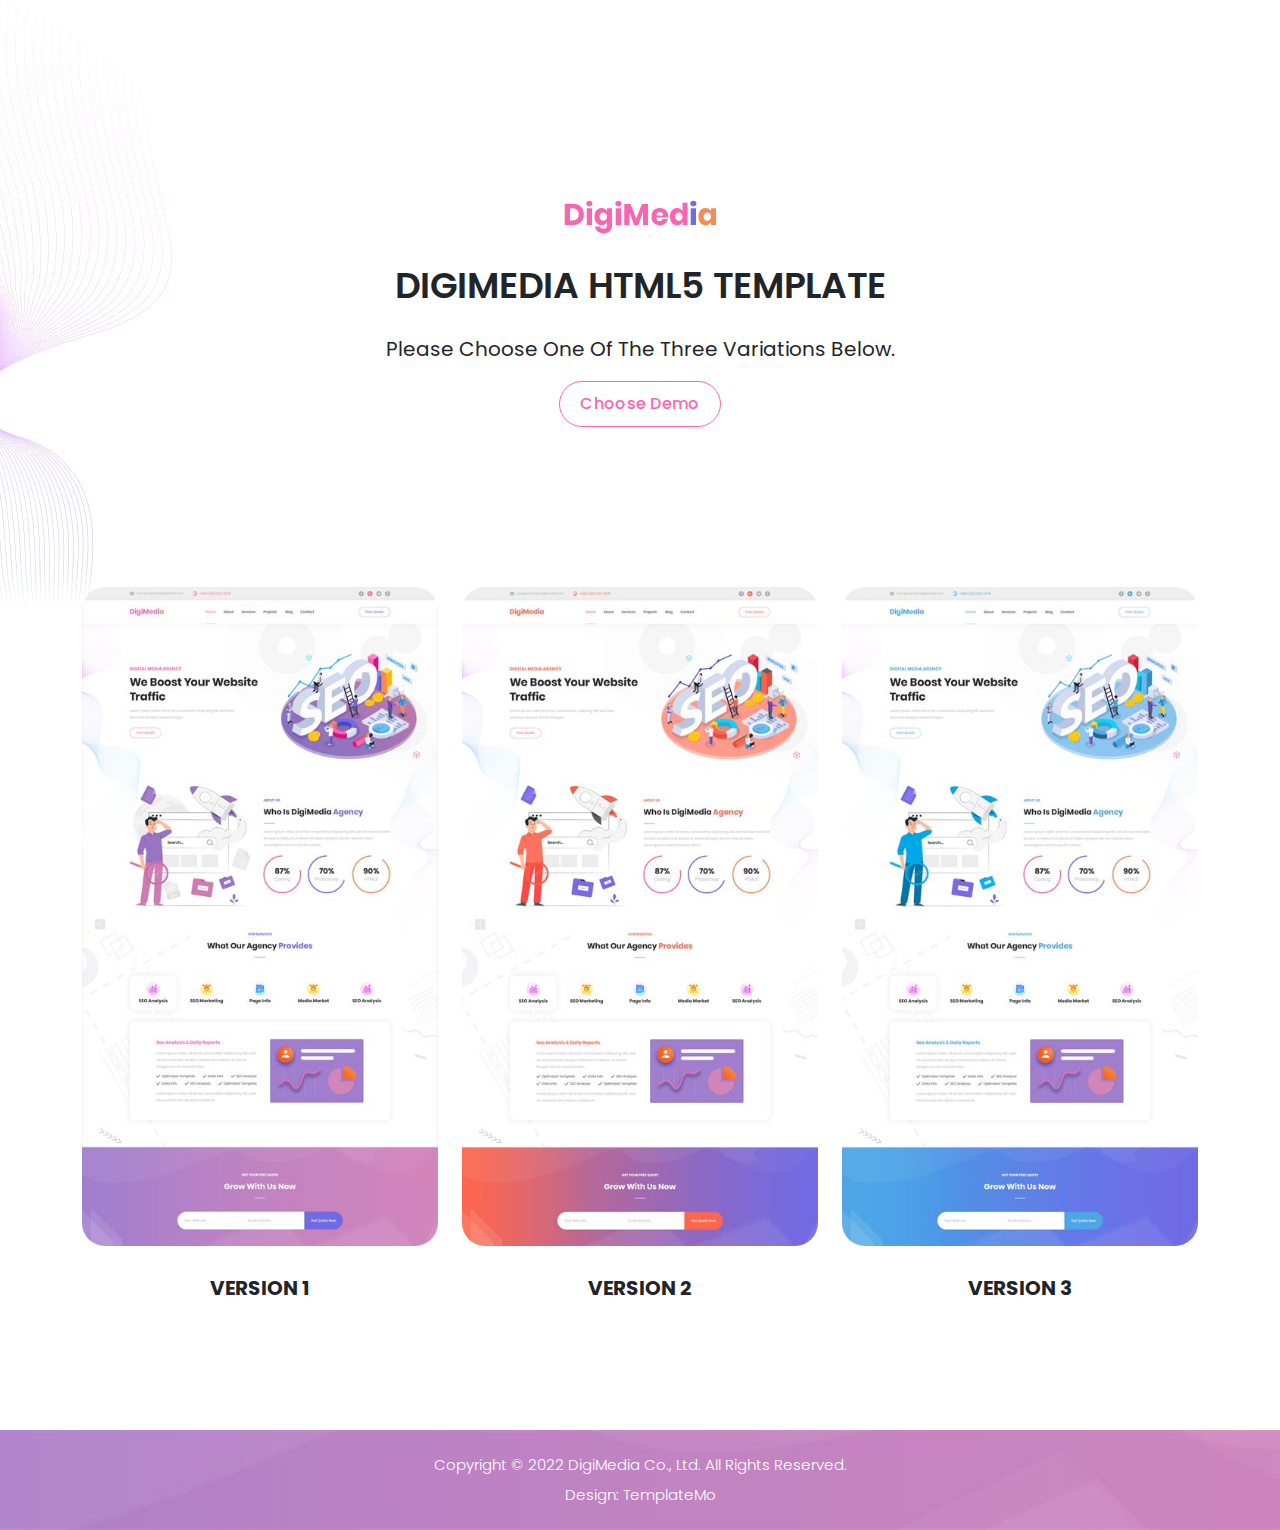
<file: index2.html>
<!DOCTYPE html>
<html lang="en">

  <head>

    <meta charset="UTF-8">
    <meta name="viewport" content="width=device-width, initial-scale=1, shrink-to-fit=no">
    <meta name="description" content="">
    <meta name="author" content="">
    <link rel="preconnect" href="https://fonts.googleapis.com">
    <link rel="preconnect" href="https://fonts.gstatic.com" crossorigin>
    <link href="https://fonts.googleapis.com/css2?family=Poppins:wght@100;200;300;400;500;600;700;800;900&display=swap" rel="stylesheet">

    <title>DigiMedia SEO Template 3 variations by TemplateMo</title>

    <!-- Bootstrap core CSS -->
    <link href="vendor/bootstrap/css/bootstrap.min.css" rel="stylesheet">


    <!-- Additional CSS Files -->
    <link rel="stylesheet" href="assets/css/fontawesome.css">
    <link rel="stylesheet" href="assets/css/templatemo-digimedia-v1.css">
    <link rel="stylesheet" href="assets/css/animated.css">
    <link rel="stylesheet" href="assets/css/owl.css">
<!--

TemplateMo 568 DigiMedia

https://templatemo.com/tm-568-digimedia

-->
  </head>

<body>

  <!-- ***** Preloader Start ***** -->
  <div id="js-preloader" class="js-preloader">
    <div class="preloader-inner">
      <span class="dot"></span>
      <div class="dots">
        <span></span>
        <span></span>
        <span></span>
      </div>
    </div>
  </div>
  <!-- ***** Preloader End ***** -->

  <div class="intro-banner">
    <div class="container">
      <div class="row">
        <div class="col-lg-12">
          <img src="assets/images/logo-v1.png" alt="">
          <h1>DigiMedia HTML5 Template</h1>
          <h4>Please choose one of the three variations below.</h4>
          <div class="first-button scroll-to-section">
            <a href="#demos">Choose Demo</a>
          </div>
        </div>
      </div>
    </div>
  </div>


  <div class="demos" id="demos">
    <div class="container">
      <div class="row">
        <div class="col-lg-4">
          <div class="demo-item">
            <a href="homepage_1.html"><img src="assets/images/demo-1.jpg" alt="DigiMedia - variation 1"></a>
            <h4>Version 1</h4>
          </div>
        </div>
        <div class="col-lg-4">
          <div class="demo-item">
            <a href="homepage_2.html"><img src="assets/images/demo-2.jpg" alt="DigiMedia - variation 2"></a>
            <h4>Version 2</h4>
          </div>
        </div>
        <div class="col-lg-4">
          <div class="demo-item">
            <a href="homepage_3.html"><img src="assets/images/demo-3.jpg" alt="DigiMedia - variation 3"></a>
            <h4>Version 3</h4>
          </div>
        </div>
      </div>
    </div>
  </div>


  <footer>
    <div class="container">
      <div class="row">
        <div class="col-lg-12">
          <p>Copyright © 2022 DigiMedia Co., Ltd. All Rights Reserved. 
          <br>Design: <a href="https://templatemo.com" target="_parent" title="free css templates">TemplateMo</a></p>
        </div>
      </div>
    </div>
  </footer>


  <!-- Scripts -->
  <script src="vendor/jquery/jquery.min.js"></script>
  <script src="vendor/bootstrap/js/bootstrap.bundle.min.js"></script>
  <script src="assets/js/owl-carousel.js"></script>
  <script src="assets/js/animation.js"></script>
  <script src="assets/js/imagesloaded.js"></script>
  <script src="assets/js/custom.js"></script>

</body>

</html>
</file>
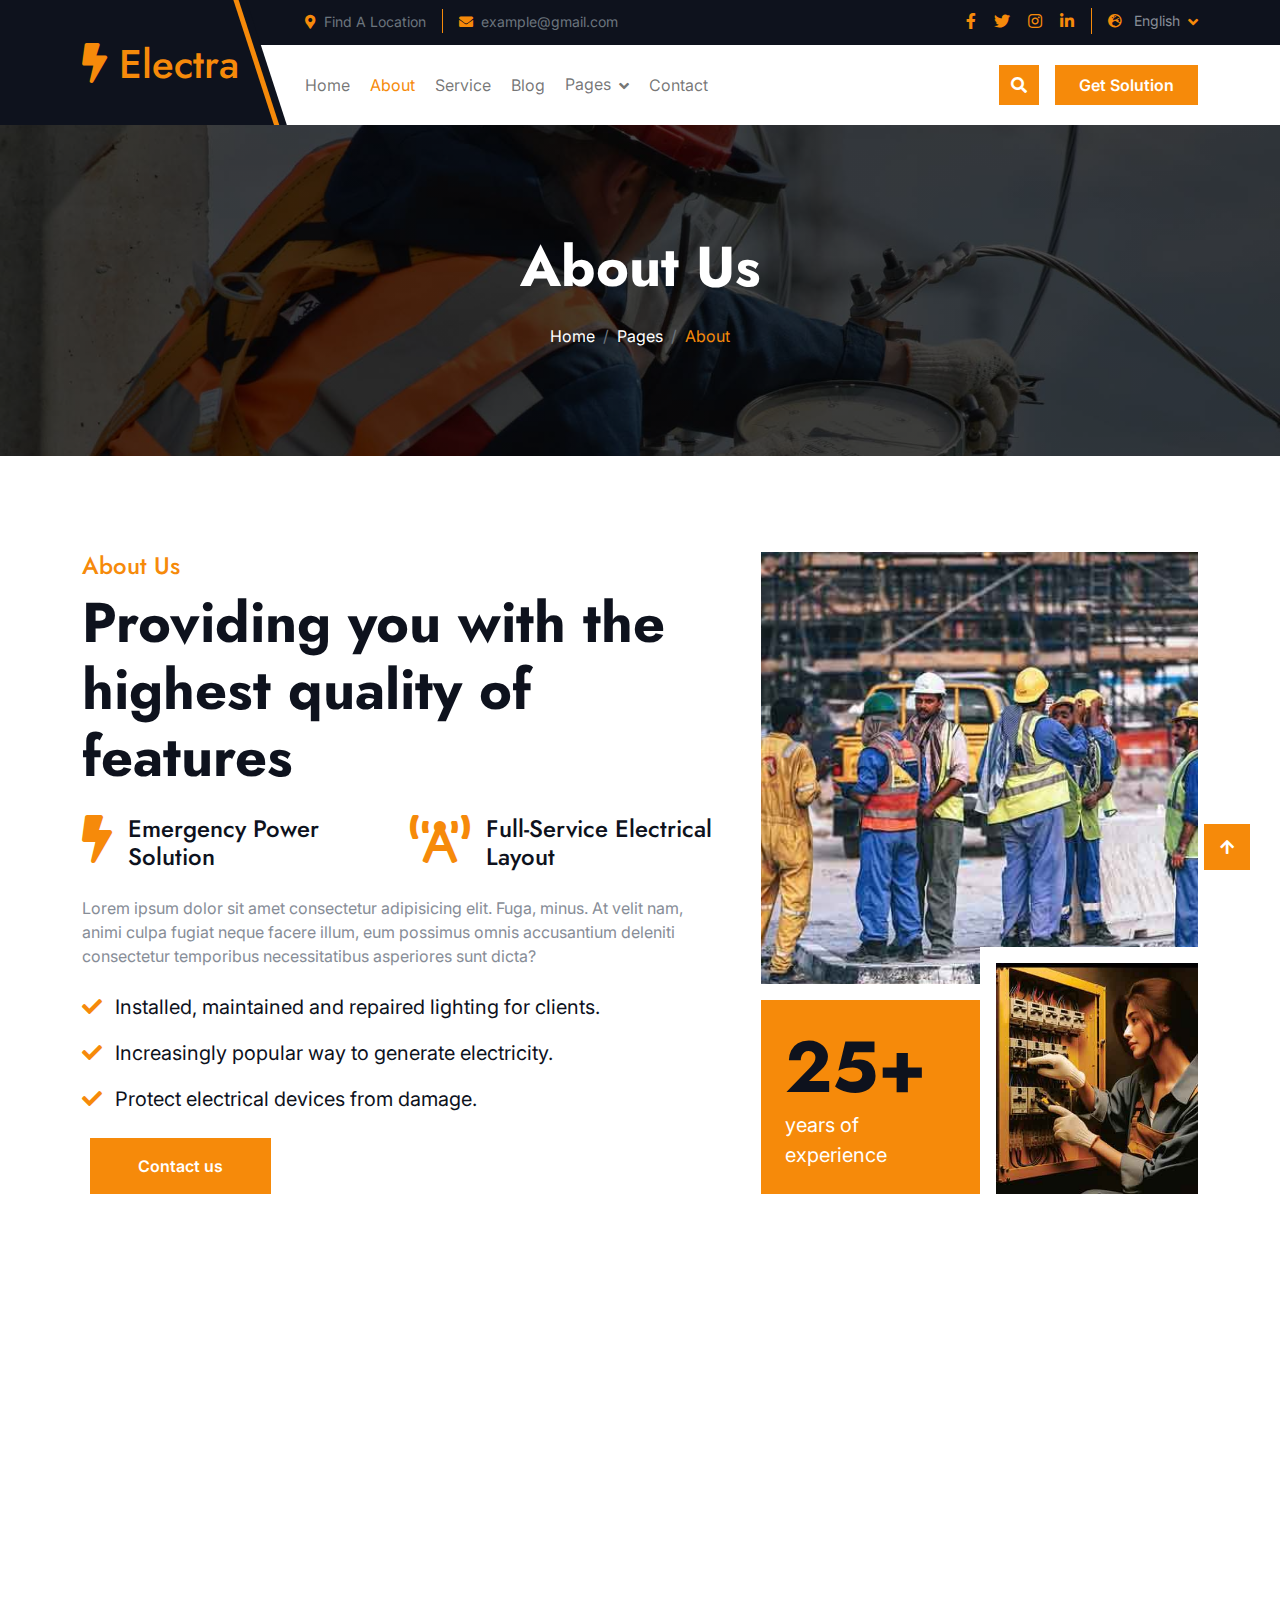
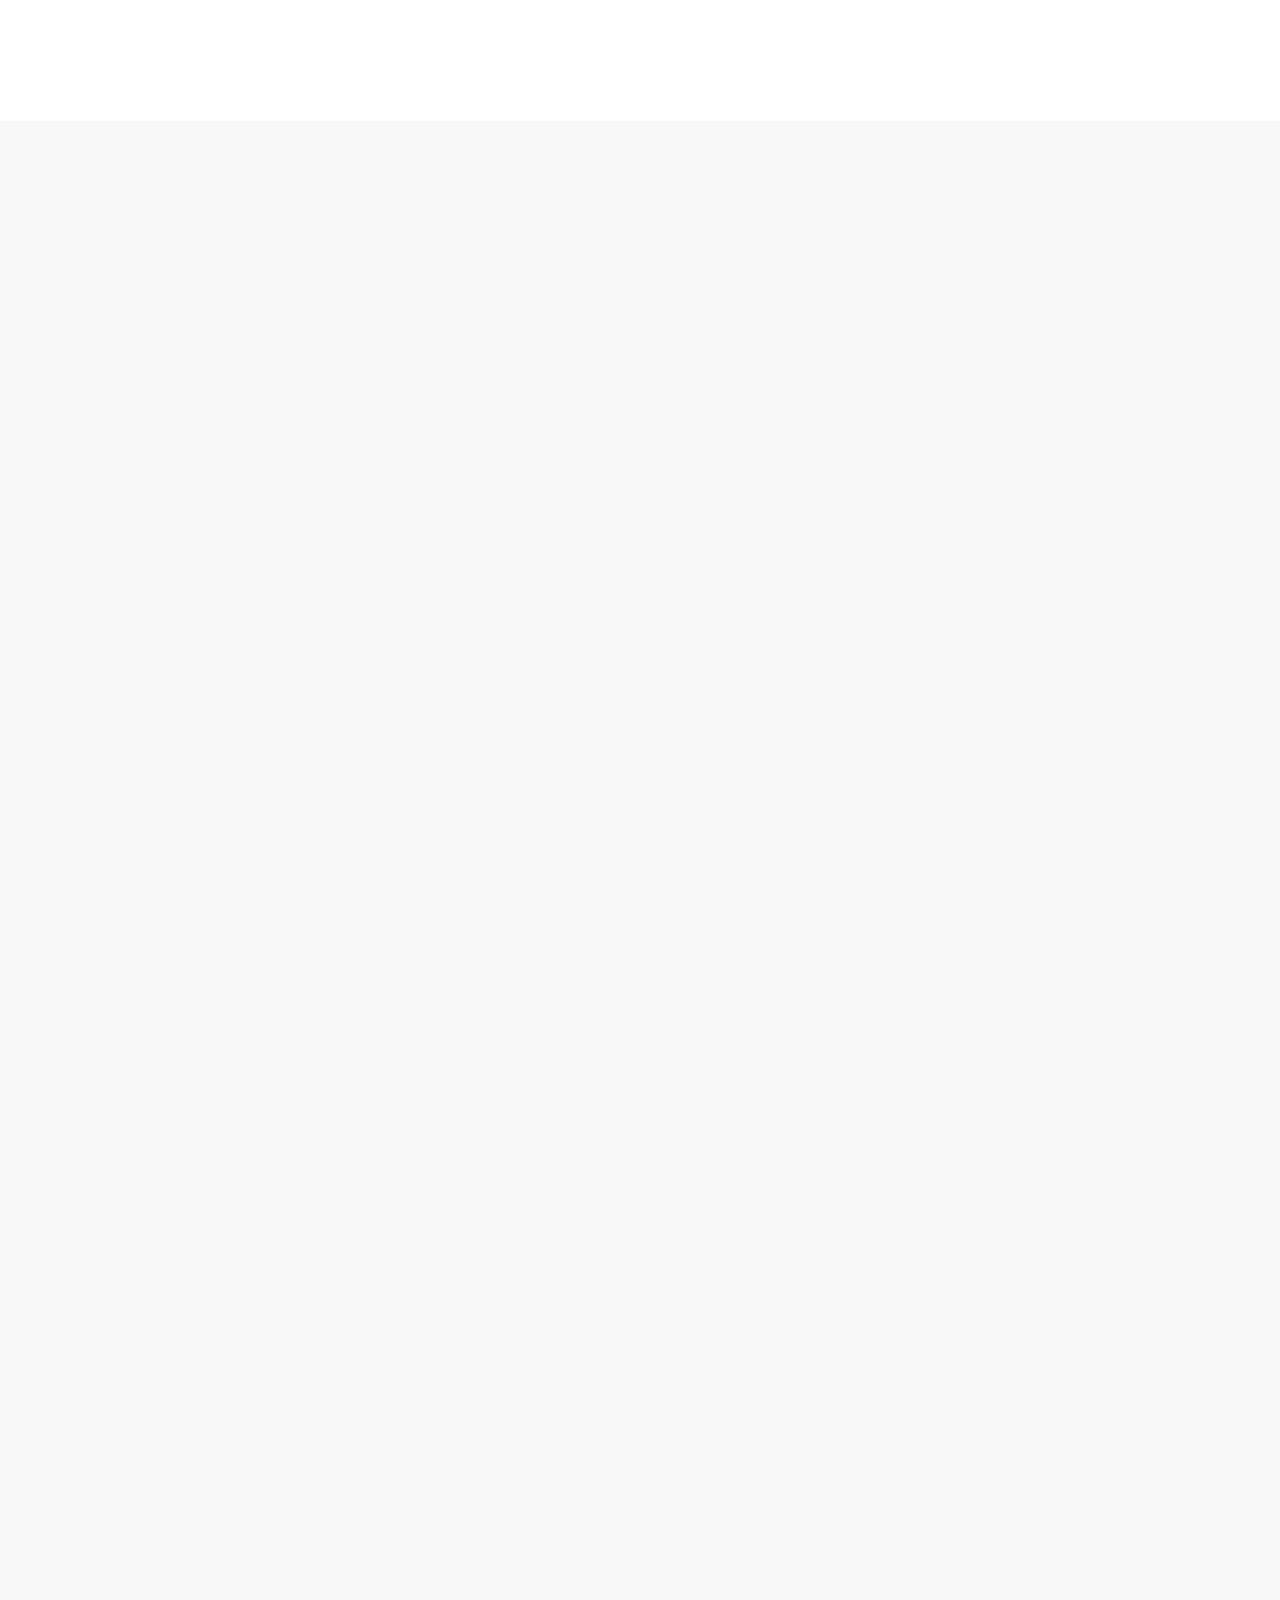
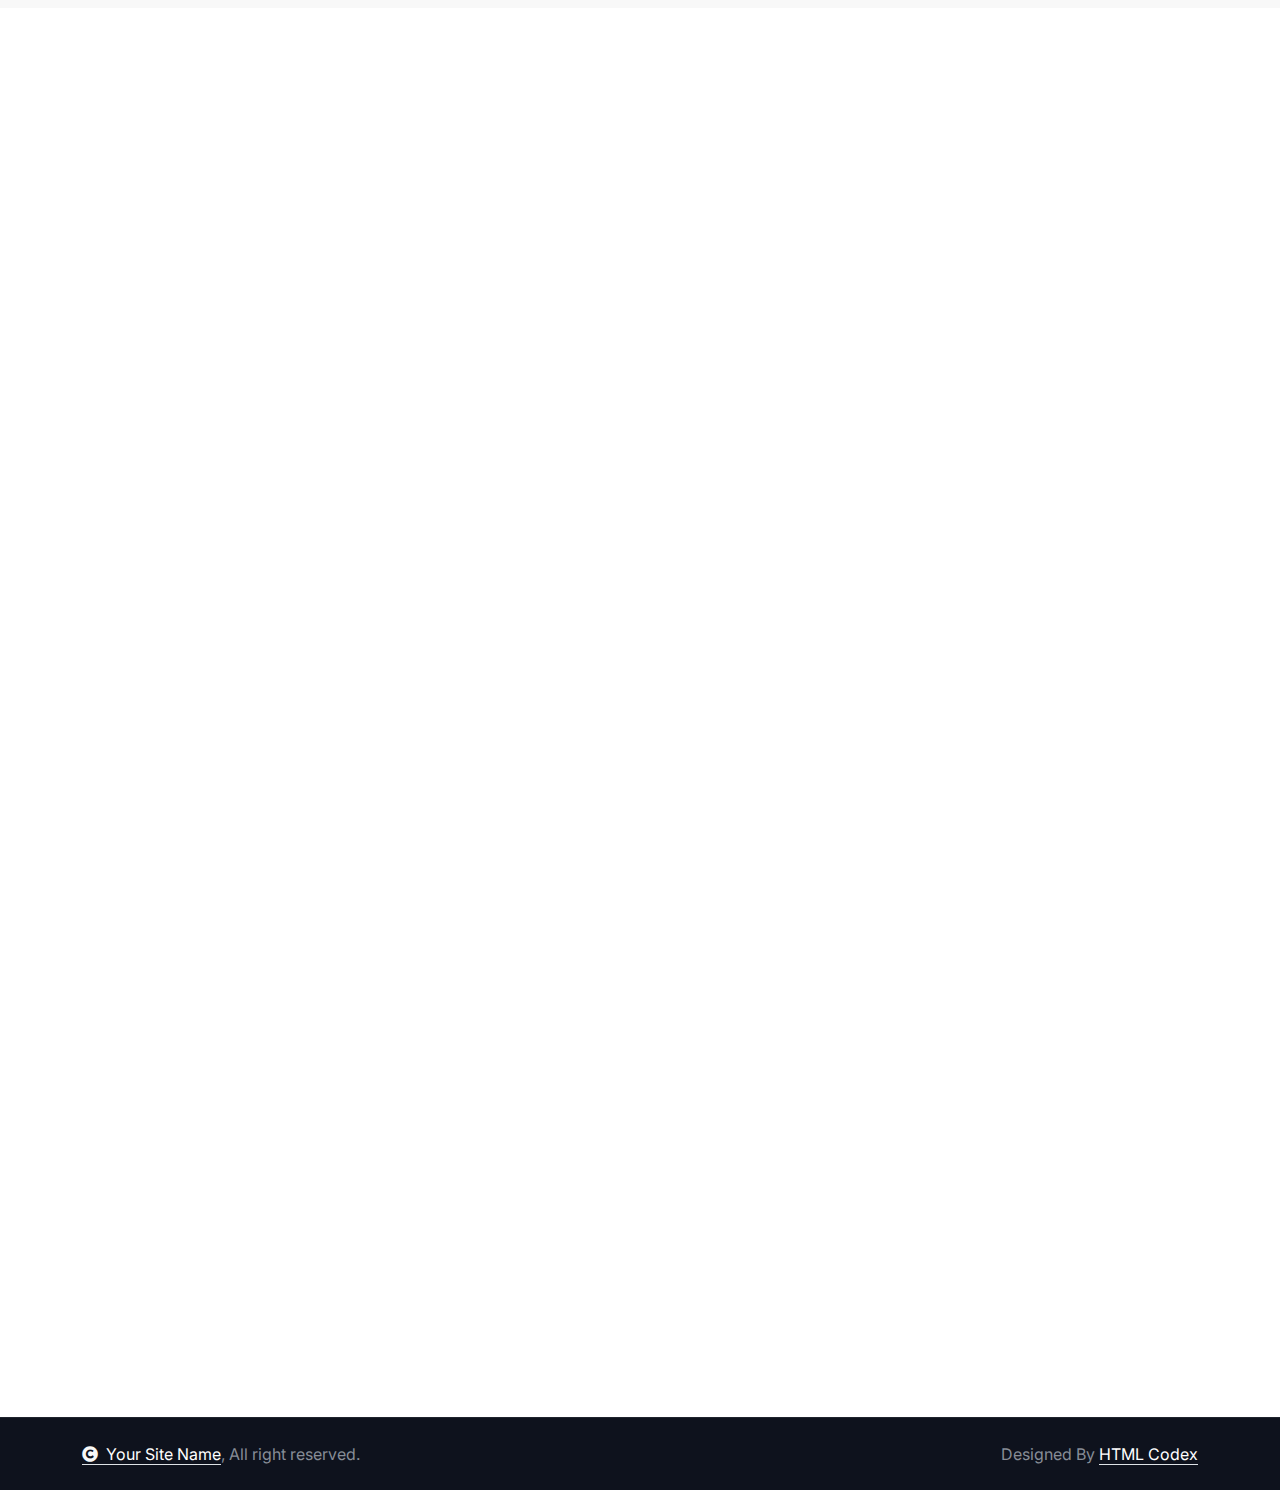
<file: Rizwan ES/about.html>
<!DOCTYPE html>
<html lang="en">

    <head>
        <meta charset="utf-8">
        <title>Electra - Electrical Website Template</title>
        <meta content="width=device-width, initial-scale=1.0" name="viewport">
        <meta content="" name="keywords">
        <meta content="" name="description">

        <!-- Google Web Fonts -->
        <link rel="preconnect" href="https://fonts.googleapis.com">
        <link rel="preconnect" href="https://fonts.gstatic.com" crossorigin>
        <link href="https://fonts.googleapis.com/css2?family=Inter:wght@100..900&family=Edu+TAS+Beginner:wght@400..700&family=Jost:ital,wght@0,100..900;1,100..900&display=swap" rel="stylesheet">

        <!-- Icon Font Stylesheet -->
        <link rel="stylesheet" href="https://use.fontawesome.com/releases/v5.15.4/css/all.css"/>
        <link href="https://cdn.jsdelivr.net/npm/bootstrap-icons@1.4.1/font/bootstrap-icons.css" rel="stylesheet">

        <!-- Libraries Stylesheet -->
        <link rel="stylesheet" href="lib/animate/animate.min.css"/>
        <link href="lib/owlcarousel/assets/owl.carousel.min.css" rel="stylesheet">


        <!-- Customized Bootstrap Stylesheet -->
        <link href="css/bootstrap.min.css" rel="stylesheet">

        <!-- Template Stylesheet -->
        <link href="css/style.css" rel="stylesheet">
    </head>

    <body>

        <!-- Spinner Start -->
        <div id="spinner" class="show bg-white position-fixed translate-middle w-100 vh-100 top-50 start-50 d-flex align-items-center justify-content-center">
            <div class="spinner-border text-primary" style="width: 3rem; height: 3rem;" role="status">
                <span class="sr-only">Loading...</span>
            </div>
        </div>
        <!-- Spinner End -->

        

        <!-- Navbar & Hero Start -->
        <div class="container-fluid header-top">
            <div class="container d-flex align-items-center">
                <div class="d-flex align-items-center h-100">
                    <a href="#" class="navbar-brand" style="height: 125px;">
                        <h1 class="text-primary mb-0"><i class="fas fa-bolt"></i> Electra</h1>
                        <!-- <img src="img/logo.png" alt="Logo"> -->
                    </a>
                </div>
                <div class="w-100 h-100">
                    <div class="topbar px-0 py-2 d-none d-lg-block" style="height: 45px;">
                        <div class="row gx-0 align-items-center">
                            <div class="col-lg-8 text-center text-lg-center mb-lg-0">
                                <div class="d-flex flex-wrap">
                                    <div class="border-end border-primary pe-3">
                                        <a href="#" class="text-muted small"><i class="fas fa-map-marker-alt text-primary me-2"></i>Find A Location</a>
                                    </div>
                                    <div class="ps-3">
                                        <a href="mailto:example@gmail.com" class="text-muted small"><i class="fas fa-envelope text-primary me-2"></i>example@gmail.com</a>
                                    </div>
                                </div>
                            </div>
                            <div class="col-lg-4 text-center text-lg-end">
                                <div class="d-flex justify-content-end">
                                    <div class="d-flex border-end border-primary pe-3">
                                        <a class="btn p-0 text-primary me-3" href="#"><i class="fab fa-facebook-f"></i></a>
                                        <a class="btn p-0 text-primary me-3" href="#"><i class="fab fa-twitter"></i></a>
                                        <a class="btn p-0 text-primary me-3" href="#"><i class="fab fa-instagram"></i></a>
                                        <a class="btn p-0 text-primary me-0" href="#"><i class="fab fa-linkedin-in"></i></a>
                                    </div>
                                    <div class="dropdown ms-3">
                                        <a href="#" class="dropdown-toggle text-white" data-bs-toggle="dropdown"><small class="text-body"><i class="fas fa-globe-europe text-primary me-2"></i> English</small></a>
                                        <div class="dropdown-menu">
                                            <a href="#" class="dropdown-item">English</a>
                                            <a href="#" class="dropdown-item">Bangla</a>
                                            <a href="#" class="dropdown-item">French</a>
                                            <a href="#" class="dropdown-item">Spanish</a>
                                            <a href="#" class="dropdown-item">Arabic</a>
                                        </div>
                                    </div>
                                </div>
                            </div>
                        </div>
                    </div>
                    <div class="nav-bar px-0 py-lg-0" style="height: 80px;">
                        <nav class="navbar navbar-expand-lg navbar-light d-flex justify-content-lg-end">
                            <a href="#" class="navbar-brand-2">
                                <h1 class="text-primary mb-0"><i class="fas fa-bolt"></i> Electra</h1>
                                <!-- <img src="img/logo.png" alt="Logo"> -->
                            </a>  
                            <button class="navbar-toggler" type="button" data-bs-toggle="collapse" data-bs-target="#navbarCollapse">
                                <span class="fa fa-bars"></span>
                            </button>
                            <div class="collapse navbar-collapse" id="navbarCollapse">
                                <div class="navbar-nav mx-0 mx-lg-auto bg-white">
                                    <a href="index.html" class="nav-item nav-link">Home</a>
                                    <a href="about.html" class="nav-item nav-link active">About</a>
                                    <a href="service.html" class="nav-item nav-link">Service</a>
                                    <a href="blog.html" class="nav-item nav-link">Blog</a>
                                    <div class="nav-item dropdown">
                                        <a href="#" class="nav-link" data-bs-toggle="dropdown">
                                            <span class="dropdown-toggle">Pages</span>
                                        </a>
                                        <div class="dropdown-menu">
                                            <a href="project.html" class="dropdown-item">Our projects</a>
                                            <a href="team.html" class="dropdown-item">Our team</a>
                                            <a href="testimonial.html" class="dropdown-item">Testimonial</a>
                                            <a href="404.html" class="dropdown-item">404 Page</a>
                                        </div>
                                    </div>
                                    <a href="contact.html" class="nav-item nav-link">Contact</a>
                                    <div class="nav-btn ps-3">
                                        <button class="btn-search btn btn-primary btn-md-square mt-2 mt-lg-0 mb-4 mb-lg-0 flex-shrink-0" data-bs-toggle="modal" data-bs-target="#searchModal"><i class="fas fa-search"></i></button>
                                        <a href="#" class="btn btn-primary py-2 px-4 ms-0 ms-lg-3"> Get Solution</a>
                                    </div>
                                </div>
                            </div>
                        </nav>
                    </div>
                </div>
            </div>
        </div>
        <!-- Navbar & Hero End -->

        <!-- Modal Search Start -->
        <div class="modal fade" id="searchModal" tabindex="-1" aria-labelledby="exampleModalLabel" aria-hidden="true">
            <div class="modal-dialog modal-fullscreen">
                <div class="modal-content rounded-0">
                    <div class="modal-header">
                        <h5 class="modal-title" id="exampleModalLabel">Search by keyword</h5>
                        <button type="button" class="btn-close" data-bs-dismiss="modal" aria-label="Close"></button>
                    </div>
                    <div class="modal-body d-flex align-items-center bg-primary">
                        <div class="input-group w-75 mx-auto d-flex">
                            <input type="search" class="form-control p-3" placeholder="keywords" aria-describedby="search-icon-1">
                            <span id="search-icon-1" class="btn bg-light border nput-group-text p-3"><i class="fa fa-search"></i></span>
                        </div>
                    </div>
                </div>
            </div>
        </div>
        <!-- Modal Search End -->


        <!-- Header Start -->
        <div class="container-fluid bg-breadcrumb">
            <div class="container text-center py-5" style="max-width: 900px;">
                <h4 class="text-white display-4 mb-4 wow fadeInDown" data-wow-delay="0.1s">About Us</h4>
                <ol class="breadcrumb d-flex justify-content-center mb-0 wow fadeInDown" data-wow-delay="0.3s">
                    <li class="breadcrumb-item"><a href="index.html">Home</a></li>
                    <li class="breadcrumb-item"><a href="#">Pages</a></li>
                    <li class="breadcrumb-item active text-primary">About</li>
                </ol>    
            </div>
        </div>
        <!-- Header End -->


        <!-- About Start -->
        <div class="container-fluid about py-5">
            <div class="container py-5">
                <div class="row g-5">
                    <div class="col-lg-7 wow fadeInLeft" data-wow-delay="0.2s">
                        <div class="h-100">
                            <h4 class="text-primary">About Us</h4>
                            <h1 class="display-4 mb-4">Providing you with the highest quality of features</h1>
                            <div class="row g-4 mb-4">
                                <div class="col-md-6">
                                    <a href="#" class="d-flex">
                                        <span class="fas fa-bolt fa-3x me-3"></span>
                                        <h4 class="mb-0">Emergency Power Solution</h4>
                                    </a>
                                </div>
                                <div class="col-md-6">
                                    <a href="#" class="d-flex">
                                        <span class="fas fa-broadcast-tower fa-3x me-3"></span>
                                        <h4 class="mb-0">Full-Service Electrical Layout</h4>
                                    </a>
                                </div>
                            </div>
                            <p class="mb-4">Lorem ipsum dolor sit amet consectetur adipisicing elit. Fuga, minus. At velit nam, animi culpa fugiat neque facere illum, eum possimus omnis accusantium deleniti consectetur temporibus necessitatibus asperiores sunt dicta?
                            </p>
                            <div class="text-dark mb-4">
                                <p class="fs-5"><span class="fa fa-check text-primary me-2"></span> Installed, maintained and repaired lighting for clients.</p>
                                <p class="fs-5"><span class="fa fa-check text-primary me-2"></span> Increasingly popular way to generate electricity.</p>
                                <p class="fs-5"><span class="fa fa-check text-primary me-2"></span> Protect electrical devices from damage.</p>
                            </div>
                            <a class="btn btn-primary py-3 px-4 px-md-5 ms-2" href="#">Contact us</a>
                        </div>
                    </div>
                    <div class="col-lg-5 wow fadeInRight" data-wow-delay="0.2s">
                        <div class="position-relative h-100">
                            <img src="img/about-1.jpg" class="img-fluid w-100 h-100" style="object-fit: cover;" alt="">
                            <div class="bg-white">
                                <div class="position-absolute pt-3 bg-white" style="width: 50%; left: 0; bottom: 0;">
                                    <div class="bg-primary p-4">
                                        <h4 class="display-2 mb-0">25+</h4>
                                        <p class="text-white fs-5 mb-0">years of experience</p>
                                    </div>
                                </div>
                                <div class="position-absolute p-3 bg-white pb-0 pe-0" style="width: 50%; bottom: 0; right: 0;">
                                    <img src="img/about-2.jpg" class="img-fluid" alt="">
                                </div>
                            </div>
                        </div>
                    </div>
                </div>
            </div>
        </div>
        <!-- About End -->


        <!-- Banner Start -->
         <div class="container-fluid banner py-5 wow zoomIn" data-wow-delay="0.2s">
            <div class="banner-design-1"></div>
            <div class="banner-design-2"></div>
            <div class="container py-5">
                <div class="row g-5">
                    <div class="col-lg-8">
                        <div class="">
                            <h4 class="text-white">Contact With Me</h4>
                            <h1 class="display-4 text-white mb-0">We provide professional electric services for our customer</h1>
                        </div>
                    </div>
                    <div class="col-lg-4">
                        <div class="d-flex align-items-center justify-content-lg-end h-100">
                            <a class="btn btn-primary py-3 px-4 px-md-5 ms-2" href="#">EXPLORE MORE</a>
                        </div>
                    </div>
                </div>
            </div>
         </div>
        <!-- Banner End -->

        <!-- Projects Start -->
        <div class="container-fluid projects bg-light py-5">
            <div class="container py-5">
                <div class="row g-5">
                    <div class="col-lg-5 wow fadeInLeft" data-wow-delay="0.2s">
                        <div>
                            <h4 class="text-primary">Our Projects</h4>
                            <h1 class="display-4 mb-4">How to work Our Electricity Projects</h1>
                            <p class="mb-5">Lorem ipsum, dolor sit amet consectetur adipisicing elit. Voluptatum fugiat quae nihil obcaecati,</p>
                            <ul class="nav">
                                <li class="nav-item bg-white mb-4 w-100">
                                    <a class="d-flex align-items-center h4 mb-0 p-3 active" data-bs-toggle="pill" href="#ProjectsTab-1">
                                        <div class="projects-icon btn-md-square bg-primary text-white me-3"><span class="fas fa-bolt small"></span></div><span>Power Path Unveiling Our process</span>
                                    </a>
                                </li>
                                <li class="nav-item bg-white mb-4 w-100">
                                    <a class="d-flex align-items-center h4 mb-0 p-3" data-bs-toggle="pill" href="#ProjectsTab-2">
                                        <div class="projects-icon btn-md-square bg-primary text-white me-3"><span class="fas fa-charging-station small"></span></div><span>Electro Flow Decoding Our method</span>
                                    </a>
                                </li>
                                <li class="nav-item bg-white mb-4 w-100">
                                    <a class="d-flex align-items-center h4 mb-0 p-3" data-bs-toggle="pill" href="#ProjectsTab-3">
                                        <div class="projects-icon btn-md-square bg-primary text-white me-3"><span class="fas fa-broadcast-tower small"></span></div><span>Energetic Engine Behind Scenes</span>
                                    </a>
                                </li>
                                <li class="nav-item bg-white mb-4 w-100">
                                    <a class="d-flex align-items-center h4 mb-0 p-3" data-bs-toggle="pill" href="#ProjectsTab-4">
                                        <div class="projects-icon btn-md-square bg-primary text-white me-3"><span class="fas fa-bolt small"></span></div><span>Watt Works Discover Operations</span>
                                    </a>
                                </li>
                            </ul>
                        </div>
                    </div>
                    <div class="col-lg-7 wow fadeInRight" data-wow-delay="0.2s">
                        <div class="tab-content">
                            <div id="ProjectsTab-1" class="tab-pane fade show p-0 active">
                                <div class="projects-item">
                                    <img src="img/industrial-1.jpg" class="img-fluid w-100" alt="">
                                    <div class="projects-content bg-white p-4">
                                        <h4 class="mb-3">Power Path Unveiling Our process</h4>
                                        <p class="mb-4">Lorem ipsum dolor, sit amet consectetur adipisicing elit. Consequatur, quo? Enim facere, praesentium voluptatem vero officiis libero fuga rem autem amet recusandae voluptates, dolorem quo magni. Corporis eveniet consequuntur accusantium.
                                        </p>
                                        <a class="btn btn-primary py-2 px-4" href="#">Read More</a>
                                    </div>
                                </div>
                            </div>
                            <div id="ProjectsTab-2" class="tab-pane fade show p-0">
                                <div class="projects-item">
                                    <img src="img/industrial-2.jpg" class="img-fluid w-100" alt="">
                                    <div class="projects-content bg-white p-4">
                                        <h4 class="mb-3">Electro Flow Decoding Our method</h4>
                                        <p class="mb-4">Lorem ipsum dolor, sit amet consectetur adipisicing elit. Consequatur, quo? Enim facere, praesentium voluptatem vero officiis libero fuga rem autem amet recusandae voluptates, dolorem quo magni. Corporis eveniet consequuntur accusantium.
                                        </p>
                                        <a class="btn btn-primary py-2 px-4" href="#">Read More</a>
                                    </div>
                                </div>
                            </div>
                            <div id="ProjectsTab-3" class="tab-pane fade show p-0">
                                <div class="projects-item">
                                    <img src="img/commercial-1.jpg" class="img-fluid w-100" alt="">
                                    <div class="projects-content bg-white p-4">
                                        <h4 class="mb-3">Energetic Engine Behind Scenes</h4>
                                        <p class="mb-4">Lorem ipsum dolor, sit amet consectetur adipisicing elit. Consequatur, quo? Enim facere, praesentium voluptatem vero officiis libero fuga rem autem amet recusandae voluptates, dolorem quo magni. Corporis eveniet consequuntur accusantium.
                                        </p>
                                        <a class="btn btn-primary py-2 px-4" href="#">Read More</a>
                                    </div>
                                </div>
                            </div>
                            <div id="ProjectsTab-4" class="tab-pane fade show p-0">
                                <div class="projects-item">
                                    <img src="img/commercial-2.jpg" class="img-fluid w-100" alt="">
                                    <div class="projects-content bg-white p-4">
                                        <h4 class="mb-4">Watt Works Discover Operations</h4>
                                        <p class="mb-4">Lorem ipsum dolor, sit amet consectetur adipisicing elit. Consequatur, quo? Enim facere, praesentium voluptatem vero officiis libero fuga rem autem amet recusandae voluptates, dolorem quo magni. Corporis eveniet consequuntur accusantium.
                                        </p>
                                        <a class="btn btn-primary py-2 px-4" href="#">Read More</a>
                                    </div>
                                </div>
                            </div>
                        </div>
                    </div>
                </div>
            </div>
        </div>
        <!-- Projects End -->


        <!-- FAQ Start -->
        <div class="container-fluid faq-section bg-light pb-5">
            <div class="container pb-5">
                <div class="row g-5">
                    <div class="col-lg-6 wow fadeInLeft" data-wow-delay="0.2s">
                        <h4 class="text-primary">Some Important FAQ's</h4>
                        <h1 class="display-4 mb-4">Common Frequently Asked Questions?</h1>
                        <p class="mb-4">Lorem ipsum dolor sit amet consectetur adipisicing elit. Eveniet pariatur sapiente, modi perspiciatis earum ab inventore vitae consequatur tempore quibusdam?
                        </p>
                        <a class="btn btn-primary py-3 px-5" href="#">Have Any Questions</a>
                    </div>
                    <div class="col-xl-6 wow fadeInRight" data-wow-delay="0.4s">
                        <div class="h-100">
                            <div class="accordion" id="accordionExample">
                                <div class="accordion-item">
                                    <h2 class="accordion-header" id="headingOne">
                                        <button class="accordion-button" type="button" data-bs-toggle="collapse" data-bs-target="#collapseOne" aria-expanded="true" aria-controls="collapseOne">
                                            Q: How Do I Sing Up For Your Electricity Services?
                                        </button>
                                    </h2>
                                    <div id="collapseOne" class="accordion-collapse collapse show active" aria-labelledby="headingOne" data-bs-parent="#accordionExample">
                                        <div class="accordion-body">
                                            A: Leverage agile frameworks to provide a robust synopsis for high level overviews. Iterative approaches to corporate strategy foster collaborative thinking to further the overall value proposition.
                                        </div>
                                    </div>
                                </div>
                                <div class="accordion-item">
                                    <h2 class="accordion-header" id="headingTwo">
                                        <button class="accordion-button collapsed" type="button" data-bs-toggle="collapse" data-bs-target="#collapseTwo" aria-expanded="false" aria-controls="collapseTwo">
                                            Q: What Types Of Electricity Plans Do You Offer?
                                        </button>
                                    </h2>
                                    <div id="collapseTwo" class="accordion-collapse collapse" aria-labelledby="headingTwo" data-bs-parent="#accordionExample">
                                        <div class="accordion-body">
                                            A: Leverage agile frameworks to provide a robust synopsis for high level overviews. Iterative approaches to corporate strategy foster collaborative thinking to further the overall value proposition.
                                        </div>
                                    </div>
                                </div>
                                <div class="accordion-item">
                                    <h2 class="accordion-header" id="headingThree">
                                        <button class="accordion-button collapsed" type="button" data-bs-toggle="collapse" data-bs-target="#collapseThree" aria-expanded="false" aria-controls="collapseThree">
                                            Q: What Are Your Billing And Payment Options?
                                        </button>
                                    </h2>
                                    <div id="collapseThree" class="accordion-collapse collapse" aria-labelledby="headingThree" data-bs-parent="#accordionExample">
                                        <div class="accordion-body">
                                            A: Leverage agile frameworks to provide a robust synopsis for high level overviews. Iterative approaches to corporate strategy foster collaborative thinking to further the overall value proposition.
                                        </div>
                                    </div>
                                </div>
                                <div class="accordion-item">
                                    <h2 class="accordion-header" id="headingFour">
                                        <button class="accordion-button collapsed" type="button" data-bs-toggle="collapse" data-bs-target="#collapseFour" aria-expanded="false" aria-controls="collapseFour">
                                            Q: How Can I Track My Energy Usage With Your Services?
                                        </button>
                                    </h2>
                                    <div id="collapseFour" class="accordion-collapse collapse" aria-labelledby="headingFour" data-bs-parent="#accordionExample">
                                        <div class="accordion-body">
                                            A: Leverage agile frameworks to provide a robust synopsis for high level overviews. Iterative approaches to corporate strategy foster collaborative thinking to further the overall value proposition.
                                        </div>
                                    </div>
                                </div>
                            </div>
                        </div>
                    </div>
                </div>
            </div>
         </div>
        <!-- FAQ End -->


        <!-- Team Start -->
         <div class="container-fluid team py-5">
            <div class="container py-5">
                <div class="d-flex flex-column mx-auto text-center mb-5 wow fadeInUp" data-wow-delay="0.2s" style="max-width: 800px;">
                    <h4 class="text-primary">Our Team</h4>
                    <h1 class="display-4 mb-4">Electricity Service offerings</h1>
                    <p class="mb-0">Lorem ipsum dolor sit amet consectetur adipisicing elit. Quidem, deserunt provident ab voluptates rerum eaque eum magni autem atque in minus laboriosam corrupti deleniti voluptatibus rem reiciendis modi veniam animi?
                    </p>
                </div>
                <div class="row g-4">
                    <div class="col-md-6 col-lg-3 wow fadeInUp" data-wow-delay="0.2s">
                        <div class="team-item">
                            <div class="team-img">
                                <img src="img/team-1.jpg" class="img-fluid w-100" alt="">
                                <div class="team-icon">
                                    <a class="btn btn-square btn-primary mb-2" href=""><i class="fab fa-facebook-f"></i></a>
                                    <a class="btn btn-square btn-primary mb-2" href=""><i class="fab fa-twitter"></i></a>
                                    <a class="btn btn-square btn-primary mb-2" href=""><i class="fab fa-instagram"></i></a>
                                    <a class="btn btn-square btn-primary mb-2" href=""><i class="fab fa-linkedin-in"></i></a>
                                </div>
                            </div>
                            <div class="team-content bg-light text-center p-4">
                                <h4>Shoaib Bashir</h4>
                                <p class="mb-0">Profession</p>
                            </div>
                        </div>
                    </div>
                    <div class="col-md-6 col-lg-3 wow fadeInUp" data-wow-delay="0.4s">
                        <div class="team-item">
                            <div class="team-img">
                                <img src="img/team-2.jpg" class="img-fluid w-100" alt="">
                                <div class="team-icon">
                                    <a class="btn btn-square btn-primary mb-2" href=""><i class="fab fa-facebook-f"></i></a>
                                    <a class="btn btn-square btn-primary mb-2" href=""><i class="fab fa-twitter"></i></a>
                                    <a class="btn btn-square btn-primary mb-2" href=""><i class="fab fa-instagram"></i></a>
                                    <a class="btn btn-square btn-primary mb-2" href=""><i class="fab fa-linkedin-in"></i></a>
                                </div>
                            </div>
                            <div class="team-content bg-light text-center p-4">
                                <h4>Shoaib Bashir</h4>
                                <p class="mb-0">Profession</p>
                            </div>
                        </div>
                    </div>
                    <div class="col-md-6 col-lg-3 wow fadeInUp" data-wow-delay="0.6s">
                        <div class="team-item">
                            <div class="team-img">
                                <img src="img/team-3.jpg" class="img-fluid w-100" alt="">
                                <div class="team-icon">
                                    <a class="btn btn-square btn-primary mb-2" href=""><i class="fab fa-facebook-f"></i></a>
                                    <a class="btn btn-square btn-primary mb-2" href=""><i class="fab fa-twitter"></i></a>
                                    <a class="btn btn-square btn-primary mb-2" href=""><i class="fab fa-instagram"></i></a>
                                    <a class="btn btn-square btn-primary mb-2" href=""><i class="fab fa-linkedin-in"></i></a>
                                </div>
                            </div>
                            <div class="team-content bg-light text-center p-4">
                                <h4>Shoaib Bashir</h4>
                                <p class="mb-0">Profession</p>
                            </div>
                        </div>
                    </div>
                    <div class="col-md-6 col-lg-3 wow fadeInUp" data-wow-delay="0.8s">
                        <div class="team-item">
                            <div class="team-img">
                                <img src="img/team-4.jpg" class="img-fluid w-100" alt="">
                                <div class="team-icon">
                                    <a class="btn btn-square btn-primary mb-2" href=""><i class="fab fa-facebook-f"></i></a>
                                    <a class="btn btn-square btn-primary mb-2" href=""><i class="fab fa-twitter"></i></a>
                                    <a class="btn btn-square btn-primary mb-2" href=""><i class="fab fa-instagram"></i></a>
                                    <a class="btn btn-square btn-primary mb-2" href=""><i class="fab fa-linkedin-in"></i></a>
                                </div>
                            </div>
                            <div class="team-content bg-light text-center p-4">
                                <h4>Shoaib Bashir</h4>
                                <p class="mb-0">Profession</p>
                            </div>
                        </div>
                    </div>
                </div>
            </div>
         </div>
        <!-- Team End -->

        <!-- Footer Start -->
        <div class="container-fluid footer bg-dark py-5 wow fadeIn" data-wow-delay="0.2s">
            <div class="container py-5">
                <div class="row g-5 mb-5 align-items-center">
                    <div class="col-lg-7">
                        <div class="position-relative mx-auto">
                            <input class="form-control w-100 py-3 ps-4 pe-5" type="text" placeholder="Email address to Subscribe">
                            <button type="button" class="btn btn-primary position-absolute top-0 end-0 py-2 px-4 mt-2 me-2">Subscribe</button>
                        </div>
                    </div>
                    <div class="col-lg-5">
                        <div class="d-flex align-items-center justify-content-center justify-content-lg-end">
                            <a class="btn btn-light btn-md-square me-3" href=""><i class="fab fa-facebook-f"></i></a>
                            <a class="btn btn-light btn-md-square me-3" href=""><i class="fab fa-twitter"></i></a>
                            <a class="btn btn-light btn-md-square me-3" href=""><i class="fab fa-instagram"></i></a>
                            <a class="btn btn-light btn-md-square me-0" href=""><i class="fab fa-linkedin-in"></i></a>
                        </div>
                    </div>
                </div>
                <div class="row g-5">
                    <div class="col-md-6 col-lg-6 col-xl-3">
                        <div class="footer-item d-flex flex-column">
                            <div class="footer-item">
                                <h3 class="text-white mb-4"><i class="fas fa-bolt text-primary me-3"></i>Electra</h3>
                                <p class="mb-3">Dolor amet sit justo amet elitr clita ipsum elitr est.Lorem ipsum dolor sit amet, consectetur adipiscing elit consectetur adipiscing elit.</p>
                            </div>
                        </div>
                    </div>
                    <div class="col-md-6 col-lg-6 col-xl-3">
                        <div class="footer-item d-flex flex-column">
                            <h4 class="text-white mb-4">Quick Links</h4>
                            <a href="#"> Home</a>
                            <a href="#"> About us</a>
                            <a href="#"> Service</a>
                            <a href="#"> Testimonial</a>
                            <a href="#"> Contact Us</a>
                        </div>
                    </div>
                    <div class="col-md-6 col-lg-6 col-xl-3">
                        <div class="footer-item d-flex flex-column">
                            <h4 class="text-white mb-4">Electricity service</h4>
                            <a href="#"> Air Conditioning</a>
                            <a href="#"> Electrical Panels</a>
                            <a href="#"> Security System</a>
                            <a href="#"> Indoor Lighting</a>
                            <a href="#"> Electrical Services</a>
                        </div>
                    </div>
                    <div class="col-md-6 col-lg-6 col-xl-3">
                        <div class="footer-item d-flex flex-column">
                            <h4 class="text-white mb-4">Contact Info</h4>
                            <a href="#"><i class="fa fa-map-marker-alt text-primary me-2"></i> 123 Street, New York, USA</a>
                            <a href="mailto:info@example.com"><i class="fas fa-envelope text-primary me-2"></i> info@example.com</a>
                            <a href="mailto:info@example.com"><i class="fas fa-envelope text-primary me-2"></i> info@example.com</a>
                            <a href="tel:+012 345 67890"><i class="fas fa-phone text-primary me-2"></i> +012 345 67890</a>
                            <a href="tel:+012 345 67890" class="mb-3"><i class="fas fa-print text-primary me-2"></i> +012 345 67890</a>
                        </div>
                    </div>
                </div>
            </div>
        </div>
        <!-- Footer End -->

        
        <!-- Copyright Start -->
        <div class="container-fluid copyright py-4">
            <div class="container">
                <div class="row g-4 align-items-center">
                    <div class="col-md-6 text-center text-md-start mb-md-0">
                        <span class="text-body"><a href="#" class="border-bottom text-white"><i class="fas fa-copyright text-light me-2"></i>Your Site Name</a>, All right reserved.</span>
                    </div>
                    <div class="col-md-6 text-center text-md-end text-body">
                        <!--/*** This template is free as long as you keep the below author’s credit link/attribution link/backlink. ***/-->
                        <!--/*** If you'd like to use the template without the below author’s credit link/attribution link/backlink, ***/-->
                        <!--/*** you can purchase the Credit Removal License from "https://htmlcodex.com/credit-removal". ***/-->
                        Designed By <a class="border-bottom text-white" href="https://htmlcodex.com">HTML Codex</a>
                    </div>
                </div>
            </div>
        </div>
        <!-- Copyright End -->

         


        


        <!-- Back to Top -->
        <a href="#" class="btn btn-primary btn-lg-square back-to-top"><i class="fa fa-arrow-up"></i></a>   

        
        <!-- JavaScript Libraries -->
        <script src="https://ajax.googleapis.com/ajax/libs/jquery/3.6.4/jquery.min.js"></script>
        <script src="https://cdn.jsdelivr.net/npm/bootstrap@5.0.0/dist/js/bootstrap.bundle.min.js"></script>
        <script src="lib/wow/wow.min.js"></script>
        <script src="lib/easing/easing.min.js"></script>
        <script src="lib/waypoints/waypoints.min.js"></script>
        <script src="lib/owlcarousel/owl.carousel.min.js"></script>
        

        <!-- Template Javascript -->
        <script src="js/main.js"></script>
    </body>

</html>
</file>
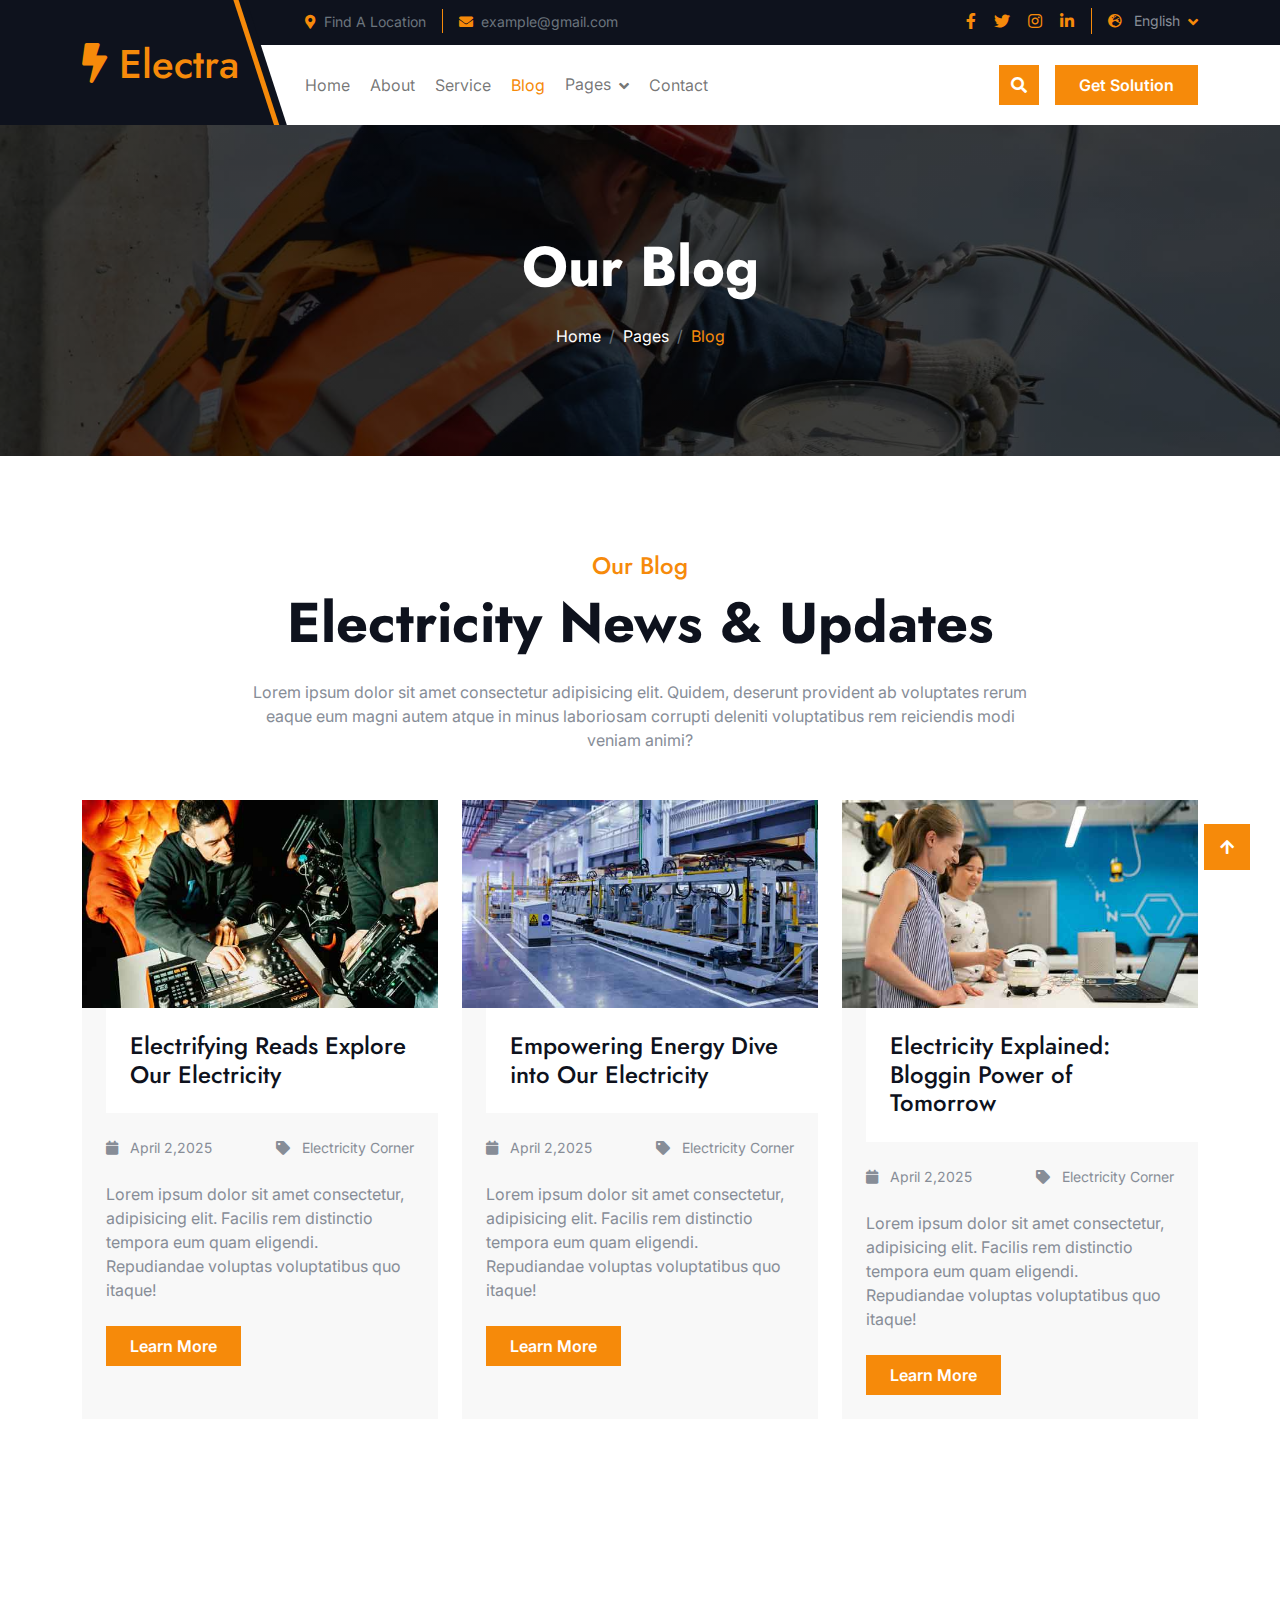
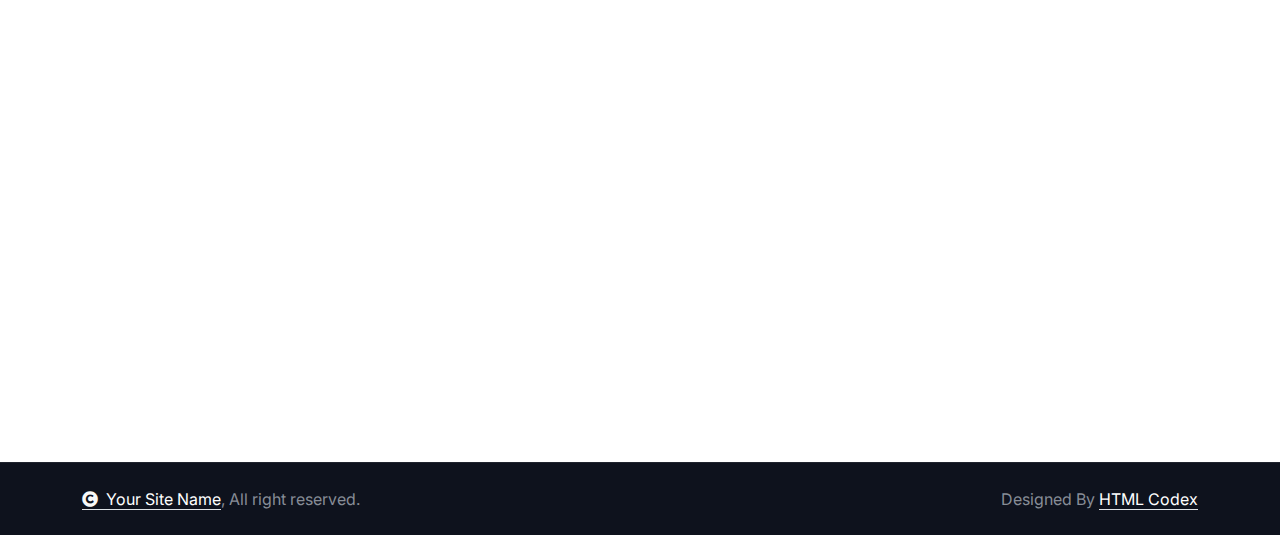
<file: Rizwan ES/blog.html>
<!DOCTYPE html>
<html lang="en">

    <head>
        <meta charset="utf-8">
        <title>Electra - Electrical Website Template</title>
        <meta content="width=device-width, initial-scale=1.0" name="viewport">
        <meta content="" name="keywords">
        <meta content="" name="description">

        <!-- Google Web Fonts -->
        <link rel="preconnect" href="https://fonts.googleapis.com">
        <link rel="preconnect" href="https://fonts.gstatic.com" crossorigin>
        <link href="https://fonts.googleapis.com/css2?family=Inter:wght@100..900&family=Edu+TAS+Beginner:wght@400..700&family=Jost:ital,wght@0,100..900;1,100..900&display=swap" rel="stylesheet">

        <!-- Icon Font Stylesheet -->
        <link rel="stylesheet" href="https://use.fontawesome.com/releases/v5.15.4/css/all.css"/>
        <link href="https://cdn.jsdelivr.net/npm/bootstrap-icons@1.4.1/font/bootstrap-icons.css" rel="stylesheet">

        <!-- Libraries Stylesheet -->
        <link rel="stylesheet" href="lib/animate/animate.min.css"/>
        <link href="lib/owlcarousel/assets/owl.carousel.min.css" rel="stylesheet">


        <!-- Customized Bootstrap Stylesheet -->
        <link href="css/bootstrap.min.css" rel="stylesheet">

        <!-- Template Stylesheet -->
        <link href="css/style.css" rel="stylesheet">
    </head>

    <body>

        <!-- Spinner Start -->
        <div id="spinner" class="show bg-white position-fixed translate-middle w-100 vh-100 top-50 start-50 d-flex align-items-center justify-content-center">
            <div class="spinner-border text-primary" style="width: 3rem; height: 3rem;" role="status">
                <span class="sr-only">Loading...</span>
            </div>
        </div>
        <!-- Spinner End -->

        

        <!-- Navbar & Hero Start -->
        <div class="container-fluid header-top">
            <div class="container d-flex align-items-center">
                <div class="d-flex align-items-center h-100">
                    <a href="#" class="navbar-brand" style="height: 125px;">
                        <h1 class="text-primary mb-0"><i class="fas fa-bolt"></i> Electra</h1>
                        <!-- <img src="img/logo.png" alt="Logo"> -->
                    </a>
                </div>
                <div class="w-100 h-100">
                    <div class="topbar px-0 py-2 d-none d-lg-block" style="height: 45px;">
                        <div class="row gx-0 align-items-center">
                            <div class="col-lg-8 text-center text-lg-center mb-lg-0">
                                <div class="d-flex flex-wrap">
                                    <div class="border-end border-primary pe-3">
                                        <a href="#" class="text-muted small"><i class="fas fa-map-marker-alt text-primary me-2"></i>Find A Location</a>
                                    </div>
                                    <div class="ps-3">
                                        <a href="mailto:example@gmail.com" class="text-muted small"><i class="fas fa-envelope text-primary me-2"></i>example@gmail.com</a>
                                    </div>
                                </div>
                            </div>
                            <div class="col-lg-4 text-center text-lg-end">
                                <div class="d-flex justify-content-end">
                                    <div class="d-flex border-end border-primary pe-3">
                                        <a class="btn p-0 text-primary me-3" href="#"><i class="fab fa-facebook-f"></i></a>
                                        <a class="btn p-0 text-primary me-3" href="#"><i class="fab fa-twitter"></i></a>
                                        <a class="btn p-0 text-primary me-3" href="#"><i class="fab fa-instagram"></i></a>
                                        <a class="btn p-0 text-primary me-0" href="#"><i class="fab fa-linkedin-in"></i></a>
                                    </div>
                                    <div class="dropdown ms-3">
                                        <a href="#" class="dropdown-toggle text-white" data-bs-toggle="dropdown"><small class="text-body"><i class="fas fa-globe-europe text-primary me-2"></i> English</small></a>
                                        <div class="dropdown-menu">
                                            <a href="#" class="dropdown-item">English</a>
                                            <a href="#" class="dropdown-item">Bangla</a>
                                            <a href="#" class="dropdown-item">French</a>
                                            <a href="#" class="dropdown-item">Spanish</a>
                                            <a href="#" class="dropdown-item">Arabic</a>
                                        </div>
                                    </div>
                                </div>
                            </div>
                        </div>
                    </div>
                    <div class="nav-bar px-0 py-lg-0" style="height: 80px;">
                        <nav class="navbar navbar-expand-lg navbar-light d-flex justify-content-lg-end">
                            <a href="#" class="navbar-brand-2">
                                <h1 class="text-primary mb-0"><i class="fas fa-bolt"></i> Electra</h1>
                                <!-- <img src="img/logo.png" alt="Logo"> -->
                            </a>  
                            <button class="navbar-toggler" type="button" data-bs-toggle="collapse" data-bs-target="#navbarCollapse">
                                <span class="fa fa-bars"></span>
                            </button>
                            <div class="collapse navbar-collapse" id="navbarCollapse">
                                <div class="navbar-nav mx-0 mx-lg-auto bg-white">
                                    <a href="index.html" class="nav-item nav-link">Home</a>
                                    <a href="about.html" class="nav-item nav-link">About</a>
                                    <a href="service.html" class="nav-item nav-link">Service</a>
                                    <a href="blog.html" class="nav-item nav-link active">Blog</a>
                                    <div class="nav-item dropdown">
                                        <a href="#" class="nav-link" data-bs-toggle="dropdown">
                                            <span class="dropdown-toggle">Pages</span>
                                        </a>
                                        <div class="dropdown-menu">
                                            <a href="project.html" class="dropdown-item">Our projects</a>
                                            <a href="team.html" class="dropdown-item">Our team</a>
                                            <a href="testimonial.html" class="dropdown-item">Testimonial</a>
                                            <a href="404.html" class="dropdown-item">404 Page</a>
                                        </div>
                                    </div>
                                    <a href="contact.html" class="nav-item nav-link">Contact</a>
                                    <div class="nav-btn ps-3">
                                        <button class="btn-search btn btn-primary btn-md-square mt-2 mt-lg-0 mb-4 mb-lg-0 flex-shrink-0" data-bs-toggle="modal" data-bs-target="#searchModal"><i class="fas fa-search"></i></button>
                                        <a href="#" class="btn btn-primary py-2 px-4 ms-0 ms-lg-3"> Get Solution</a>
                                    </div>
                                </div>
                            </div>
                        </nav>
                    </div>
                </div>
            </div>
        </div>
        <!-- Navbar & Hero End -->

        <!-- Modal Search Start -->
        <div class="modal fade" id="searchModal" tabindex="-1" aria-labelledby="exampleModalLabel" aria-hidden="true">
            <div class="modal-dialog modal-fullscreen">
                <div class="modal-content rounded-0">
                    <div class="modal-header">
                        <h5 class="modal-title" id="exampleModalLabel">Search by keyword</h5>
                        <button type="button" class="btn-close" data-bs-dismiss="modal" aria-label="Close"></button>
                    </div>
                    <div class="modal-body d-flex align-items-center bg-primary">
                        <div class="input-group w-75 mx-auto d-flex">
                            <input type="search" class="form-control p-3" placeholder="keywords" aria-describedby="search-icon-1">
                            <span id="search-icon-1" class="btn bg-light border nput-group-text p-3"><i class="fa fa-search"></i></span>
                        </div>
                    </div>
                </div>
            </div>
        </div>
        <!-- Modal Search End -->


        <!-- Header Start -->
        <div class="container-fluid bg-breadcrumb">
            <div class="container text-center py-5" style="max-width: 900px;">
                <h4 class="text-white display-4 mb-4 wow fadeInDown" data-wow-delay="0.1s">Our Blog</h4>
                <ol class="breadcrumb d-flex justify-content-center mb-0 wow fadeInDown" data-wow-delay="0.3s">
                    <li class="breadcrumb-item"><a href="index.html">Home</a></li>
                    <li class="breadcrumb-item"><a href="#">Pages</a></li>
                    <li class="breadcrumb-item active text-primary">Blog</li>
                </ol>    
            </div>
        </div>
        <!-- Header End -->


        <!-- Blog Start -->
        <div class="container-fluid blog py-5">
            <div class="container py-5">
                <div class="d-flex flex-column mx-auto text-center mb-5 wow fadeInUp" data-wow-delay="0.2s" style="max-width: 800px;">
                    <h4 class="text-primary">Our Blog</h4>
                    <h1 class="display-4 mb-4">Electricity News & Updates</h1>
                    <p class="mb-0">Lorem ipsum dolor sit amet consectetur adipisicing elit. Quidem, deserunt provident ab voluptates rerum eaque eum magni autem atque in minus laboriosam corrupti deleniti voluptatibus rem reiciendis modi veniam animi?
                    </p>
                </div>
                <div class="row g-4">
                    <div class="col-lg-4 wow fadeInUp" data-wow-delay="0.2s">
                        <div class="blog-item">
                            <div class="blog-img">
                                <img src="img/commercial-1.jpg" class="img-fluid w-100" alt="">
                            </div>
                            <div class="blog-heading ms-4">
                                <a href="#" class="h4 mb-0 p-4">Electrifying Reads Explore Our Electricity</a>
                            </div>
                            <div class="blog-content bg-light p-4">
                                <div class="d-flex justify-content-between mb-4">
                                    <p class="mb-0 small"><i class="fa fa-calendar me-2"></i> April 2,2025</p>
                                    <p class="mb-0 small"><i class="fa fa-tag me-2"></i> Electricity Corner</p>
                                </div>
                                <p class="mb-4">Lorem ipsum dolor sit amet consectetur, adipisicing elit. Facilis rem distinctio tempora eum quam eligendi. Repudiandae voluptas voluptatibus quo itaque!
                                </p>
                                <a class="btn btn-primary py-2 px-4" href="#">Learn More</a>
                            </div>
                        </div>
                    </div>
                    <div class="col-lg-4 wow fadeInUp" data-wow-delay="0.4s">
                        <div class="blog-item">
                            <div class="blog-img">
                                <img src="img/commercial-2.jpg" class="img-fluid w-100" alt="">
                            </div>
                            <div class="blog-heading ms-4">
                                <a href="#" class="h4 mb-0 p-4">Empowering Energy Dive into Our Electricity </a>
                            </div>
                            <div class="blog-content bg-light p-4">
                                <div class="d-flex justify-content-between mb-4">
                                    <p class="mb-0 small"><i class="fa fa-calendar me-2"></i> April 2,2025</p>
                                    <p class="mb-0 small"><i class="fa fa-tag me-2"></i> Electricity Corner</p>
                                </div>
                                <p class="mb-4">Lorem ipsum dolor sit amet consectetur, adipisicing elit. Facilis rem distinctio tempora eum quam eligendi. Repudiandae voluptas voluptatibus quo itaque!
                                </p>
                                <a class="btn btn-primary py-2 px-4" href="#">Learn More</a>
                            </div>
                        </div>
                    </div>
                    <div class="col-lg-4 wow fadeInUp" data-wow-delay="0.6s">
                        <div class="blog-item">
                            <div class="blog-img">
                                <img src="img/commercial-3.jpg" class="img-fluid w-100" alt="">
                            </div>
                            <div class="blog-heading ms-4">
                                <a href="#" class="h4 mb-0 p-4">Electricity Explained: Bloggin Power of Tomorrow</a>
                            </div>
                            <div class="blog-content bg-light p-4">
                                <div class="d-flex justify-content-between mb-4">
                                    <p class="mb-0 small"><i class="fa fa-calendar me-2"></i> April 2,2025</p>
                                    <p class="mb-0 small"><i class="fa fa-tag me-2"></i> Electricity Corner</p>
                                </div>
                                <p class="mb-4">Lorem ipsum dolor sit amet consectetur, adipisicing elit. Facilis rem distinctio tempora eum quam eligendi. Repudiandae voluptas voluptatibus quo itaque!
                                </p>
                                <a class="btn btn-primary py-2 px-4" href="#">Learn More</a>
                            </div>
                        </div>
                    </div>
                </div>
            </div>
         </div>
        <!-- Blog End -->

        <!-- Footer Start -->
        <div class="container-fluid footer bg-dark py-5 wow fadeIn" data-wow-delay="0.2s">
            <div class="container py-5">
                <div class="row g-5 mb-5 align-items-center">
                    <div class="col-lg-7">
                        <div class="position-relative mx-auto">
                            <input class="form-control w-100 py-3 ps-4 pe-5" type="text" placeholder="Email address to Subscribe">
                            <button type="button" class="btn btn-primary position-absolute top-0 end-0 py-2 px-4 mt-2 me-2">Subscribe</button>
                        </div>
                    </div>
                    <div class="col-lg-5">
                        <div class="d-flex align-items-center justify-content-center justify-content-lg-end">
                            <a class="btn btn-light btn-md-square me-3" href=""><i class="fab fa-facebook-f"></i></a>
                            <a class="btn btn-light btn-md-square me-3" href=""><i class="fab fa-twitter"></i></a>
                            <a class="btn btn-light btn-md-square me-3" href=""><i class="fab fa-instagram"></i></a>
                            <a class="btn btn-light btn-md-square me-0" href=""><i class="fab fa-linkedin-in"></i></a>
                        </div>
                    </div>
                </div>
                <div class="row g-5">
                    <div class="col-md-6 col-lg-6 col-xl-3">
                        <div class="footer-item d-flex flex-column">
                            <div class="footer-item">
                                <h3 class="text-white mb-4"><i class="fas fa-bolt text-primary me-3"></i>Electra</h3>
                                <p class="mb-3">Dolor amet sit justo amet elitr clita ipsum elitr est.Lorem ipsum dolor sit amet, consectetur adipiscing elit consectetur adipiscing elit.</p>
                            </div>
                        </div>
                    </div>
                    <div class="col-md-6 col-lg-6 col-xl-3">
                        <div class="footer-item d-flex flex-column">
                            <h4 class="text-white mb-4">Quick Links</h4>
                            <a href="#"> Home</a>
                            <a href="#"> About us</a>
                            <a href="#"> Service</a>
                            <a href="#"> Testimonial</a>
                            <a href="#"> Contact Us</a>
                        </div>
                    </div>
                    <div class="col-md-6 col-lg-6 col-xl-3">
                        <div class="footer-item d-flex flex-column">
                            <h4 class="text-white mb-4">Electricity service</h4>
                            <a href="#"> Air Conditioning</a>
                            <a href="#"> Electrical Panels</a>
                            <a href="#"> Security System</a>
                            <a href="#"> Indoor Lighting</a>
                            <a href="#"> Electrical Services</a>
                        </div>
                    </div>
                    <div class="col-md-6 col-lg-6 col-xl-3">
                        <div class="footer-item d-flex flex-column">
                            <h4 class="text-white mb-4">Contact Info</h4>
                            <a href="#"><i class="fa fa-map-marker-alt text-primary me-2"></i> 123 Street, New York, USA</a>
                            <a href="mailto:info@example.com"><i class="fas fa-envelope text-primary me-2"></i> info@example.com</a>
                            <a href="mailto:info@example.com"><i class="fas fa-envelope text-primary me-2"></i> info@example.com</a>
                            <a href="tel:+012 345 67890"><i class="fas fa-phone text-primary me-2"></i> +012 345 67890</a>
                            <a href="tel:+012 345 67890" class="mb-3"><i class="fas fa-print text-primary me-2"></i> +012 345 67890</a>
                        </div>
                    </div>
                </div>
            </div>
        </div>
        <!-- Footer End -->

        
        <!-- Copyright Start -->
        <div class="container-fluid copyright py-4">
            <div class="container">
                <div class="row g-4 align-items-center">
                    <div class="col-md-6 text-center text-md-start mb-md-0">
                        <span class="text-body"><a href="#" class="border-bottom text-white"><i class="fas fa-copyright text-light me-2"></i>Your Site Name</a>, All right reserved.</span>
                    </div>
                    <div class="col-md-6 text-center text-md-end text-body">
                        <!--/*** This template is free as long as you keep the below author’s credit link/attribution link/backlink. ***/-->
                        <!--/*** If you'd like to use the template without the below author’s credit link/attribution link/backlink, ***/-->
                        <!--/*** you can purchase the Credit Removal License from "https://htmlcodex.com/credit-removal". ***/-->
                        Designed By <a class="border-bottom text-white" href="https://htmlcodex.com">HTML Codex</a>
                    </div>
                </div>
            </div>
        </div>
        <!-- Copyright End -->

         


        


        <!-- Back to Top -->
        <a href="#" class="btn btn-primary btn-lg-square back-to-top"><i class="fa fa-arrow-up"></i></a>   

        
        <!-- JavaScript Libraries -->
        <script src="https://ajax.googleapis.com/ajax/libs/jquery/3.6.4/jquery.min.js"></script>
        <script src="https://cdn.jsdelivr.net/npm/bootstrap@5.0.0/dist/js/bootstrap.bundle.min.js"></script>
        <script src="lib/wow/wow.min.js"></script>
        <script src="lib/easing/easing.min.js"></script>
        <script src="lib/waypoints/waypoints.min.js"></script>
        <script src="lib/owlcarousel/owl.carousel.min.js"></script>
        

        <!-- Template Javascript -->
        <script src="js/main.js"></script>
    </body>

</html>
</file>
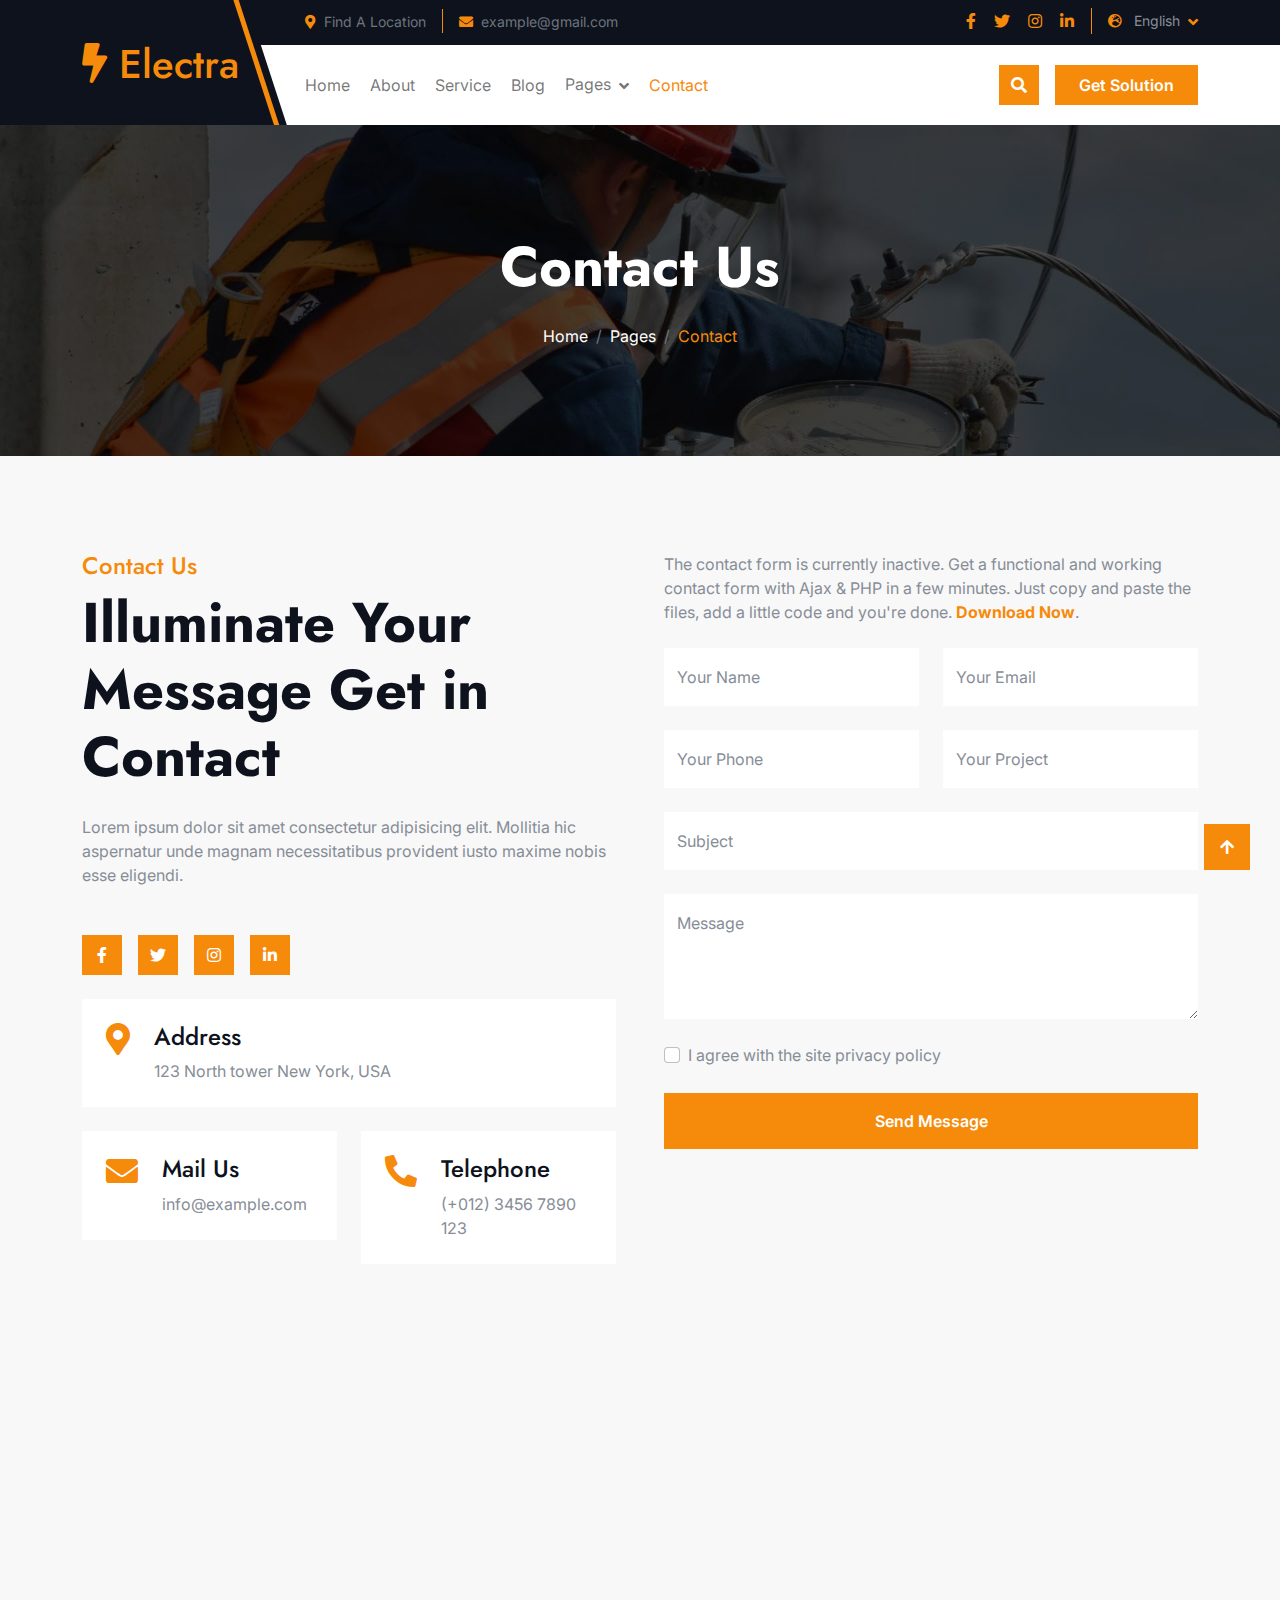
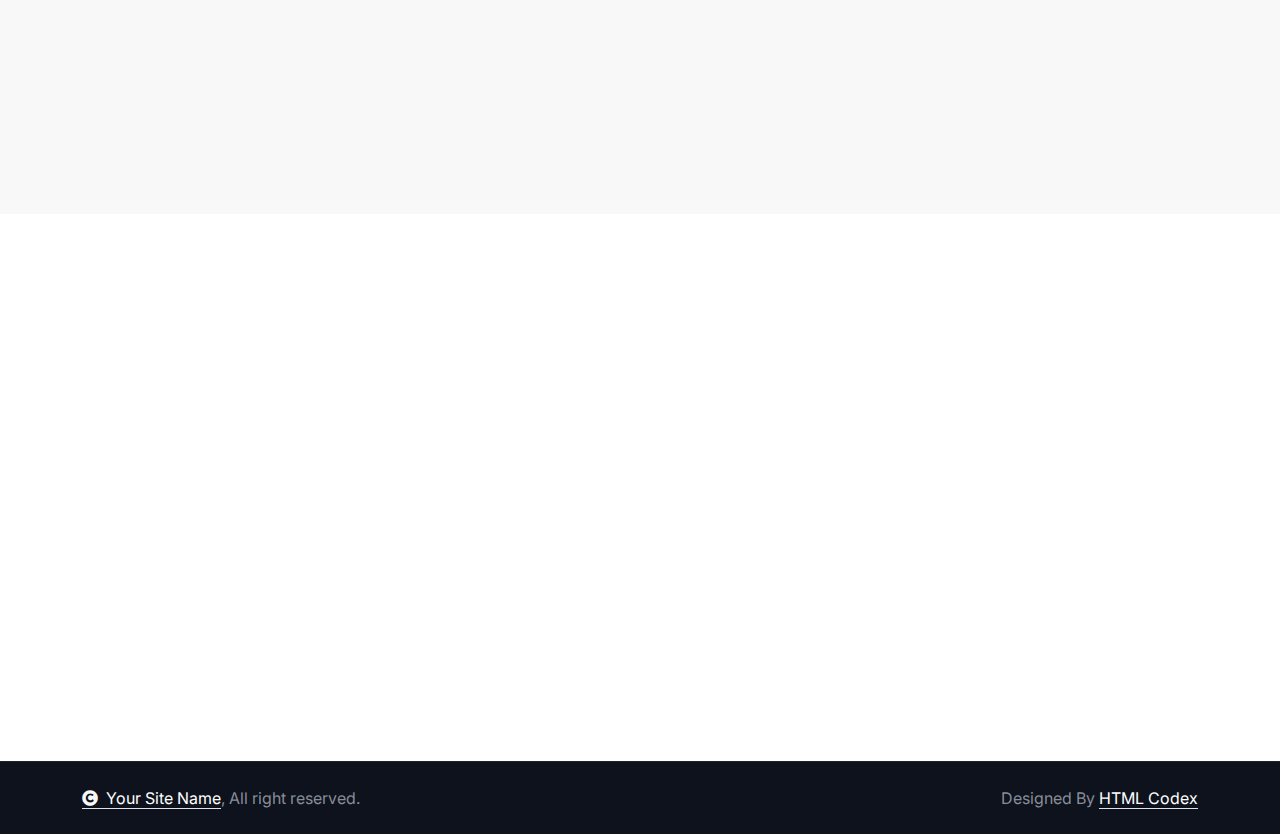
<file: Rizwan ES/contact.html>
<!DOCTYPE html>
<html lang="en">

    <head>
        <meta charset="utf-8">
        <title>Electra - Electrical Website Template</title>
        <meta content="width=device-width, initial-scale=1.0" name="viewport">
        <meta content="" name="keywords">
        <meta content="" name="description">

        <!-- Google Web Fonts -->
        <link rel="preconnect" href="https://fonts.googleapis.com">
        <link rel="preconnect" href="https://fonts.gstatic.com" crossorigin>
        <link href="https://fonts.googleapis.com/css2?family=Inter:wght@100..900&family=Edu+TAS+Beginner:wght@400..700&family=Jost:ital,wght@0,100..900;1,100..900&display=swap" rel="stylesheet">

        <!-- Icon Font Stylesheet -->
        <link rel="stylesheet" href="https://use.fontawesome.com/releases/v5.15.4/css/all.css"/>
        <link href="https://cdn.jsdelivr.net/npm/bootstrap-icons@1.4.1/font/bootstrap-icons.css" rel="stylesheet">

        <!-- Libraries Stylesheet -->
        <link rel="stylesheet" href="lib/animate/animate.min.css"/>
        <link href="lib/owlcarousel/assets/owl.carousel.min.css" rel="stylesheet">


        <!-- Customized Bootstrap Stylesheet -->
        <link href="css/bootstrap.min.css" rel="stylesheet">

        <!-- Template Stylesheet -->
        <link href="css/style.css" rel="stylesheet">
    </head>

    <body>

        <!-- Spinner Start -->
        <div id="spinner" class="show bg-white position-fixed translate-middle w-100 vh-100 top-50 start-50 d-flex align-items-center justify-content-center">
            <div class="spinner-border text-primary" style="width: 3rem; height: 3rem;" role="status">
                <span class="sr-only">Loading...</span>
            </div>
        </div>
        <!-- Spinner End -->

        

        <!-- Navbar & Hero Start -->
        <div class="container-fluid header-top">
            <div class="container d-flex align-items-center">
                <div class="d-flex align-items-center h-100">
                    <a href="#" class="navbar-brand" style="height: 125px;">
                        <h1 class="text-primary mb-0"><i class="fas fa-bolt"></i> Electra</h1>
                        <!-- <img src="img/logo.png" alt="Logo"> -->
                    </a>
                </div>
                <div class="w-100 h-100">
                    <div class="topbar px-0 py-2 d-none d-lg-block" style="height: 45px;">
                        <div class="row gx-0 align-items-center">
                            <div class="col-lg-8 text-center text-lg-center mb-lg-0">
                                <div class="d-flex flex-wrap">
                                    <div class="border-end border-primary pe-3">
                                        <a href="#" class="text-muted small"><i class="fas fa-map-marker-alt text-primary me-2"></i>Find A Location</a>
                                    </div>
                                    <div class="ps-3">
                                        <a href="mailto:example@gmail.com" class="text-muted small"><i class="fas fa-envelope text-primary me-2"></i>example@gmail.com</a>
                                    </div>
                                </div>
                            </div>
                            <div class="col-lg-4 text-center text-lg-end">
                                <div class="d-flex justify-content-end">
                                    <div class="d-flex border-end border-primary pe-3">
                                        <a class="btn p-0 text-primary me-3" href="#"><i class="fab fa-facebook-f"></i></a>
                                        <a class="btn p-0 text-primary me-3" href="#"><i class="fab fa-twitter"></i></a>
                                        <a class="btn p-0 text-primary me-3" href="#"><i class="fab fa-instagram"></i></a>
                                        <a class="btn p-0 text-primary me-0" href="#"><i class="fab fa-linkedin-in"></i></a>
                                    </div>
                                    <div class="dropdown ms-3">
                                        <a href="#" class="dropdown-toggle text-white" data-bs-toggle="dropdown"><small class="text-body"><i class="fas fa-globe-europe text-primary me-2"></i> English</small></a>
                                        <div class="dropdown-menu">
                                            <a href="#" class="dropdown-item">English</a>
                                            <a href="#" class="dropdown-item">Bangla</a>
                                            <a href="#" class="dropdown-item">French</a>
                                            <a href="#" class="dropdown-item">Spanish</a>
                                            <a href="#" class="dropdown-item">Arabic</a>
                                        </div>
                                    </div>
                                </div>
                            </div>
                        </div>
                    </div>
                    <div class="nav-bar px-0 py-lg-0" style="height: 80px;">
                        <nav class="navbar navbar-expand-lg navbar-light d-flex justify-content-lg-end">
                            <a href="#" class="navbar-brand-2">
                                <h1 class="text-primary mb-0"><i class="fas fa-bolt"></i> Electra</h1>
                                <!-- <img src="img/logo.png" alt="Logo"> -->
                            </a>  
                            <button class="navbar-toggler" type="button" data-bs-toggle="collapse" data-bs-target="#navbarCollapse">
                                <span class="fa fa-bars"></span>
                            </button>
                            <div class="collapse navbar-collapse" id="navbarCollapse">
                                <div class="navbar-nav mx-0 mx-lg-auto bg-white">
                                    <a href="index.html" class="nav-item nav-link">Home</a>
                                    <a href="about.html" class="nav-item nav-link">About</a>
                                    <a href="service.html" class="nav-item nav-link">Service</a>
                                    <a href="blog.html" class="nav-item nav-link">Blog</a>
                                    <div class="nav-item dropdown">
                                        <a href="#" class="nav-link" data-bs-toggle="dropdown">
                                            <span class="dropdown-toggle">Pages</span>
                                        </a>
                                        <div class="dropdown-menu">
                                            <a href="project.html" class="dropdown-item">Our projects</a>
                                            <a href="team.html" class="dropdown-item">Our team</a>
                                            <a href="testimonial.html" class="dropdown-item">Testimonial</a>
                                            <a href="404.html" class="dropdown-item">404 Page</a>
                                        </div>
                                    </div>
                                    <a href="contact.html" class="nav-item nav-link active">Contact</a>
                                    <div class="nav-btn ps-3">
                                        <button class="btn-search btn btn-primary btn-md-square mt-2 mt-lg-0 mb-4 mb-lg-0 flex-shrink-0" data-bs-toggle="modal" data-bs-target="#searchModal"><i class="fas fa-search"></i></button>
                                        <a href="#" class="btn btn-primary py-2 px-4 ms-0 ms-lg-3"> Get Solution</a>
                                    </div>
                                </div>
                            </div>
                        </nav>
                    </div>
                </div>
            </div>
        </div>
        <!-- Navbar & Hero End -->

        <!-- Modal Search Start -->
        <div class="modal fade" id="searchModal" tabindex="-1" aria-labelledby="exampleModalLabel" aria-hidden="true">
            <div class="modal-dialog modal-fullscreen">
                <div class="modal-content rounded-0">
                    <div class="modal-header">
                        <h5 class="modal-title" id="exampleModalLabel">Search by keyword</h5>
                        <button type="button" class="btn-close" data-bs-dismiss="modal" aria-label="Close"></button>
                    </div>
                    <div class="modal-body d-flex align-items-center bg-primary">
                        <div class="input-group w-75 mx-auto d-flex">
                            <input type="search" class="form-control p-3" placeholder="keywords" aria-describedby="search-icon-1">
                            <span id="search-icon-1" class="btn bg-light border nput-group-text p-3"><i class="fa fa-search"></i></span>
                        </div>
                    </div>
                </div>
            </div>
        </div>
        <!-- Modal Search End -->


        <!-- Header Start -->
        <div class="container-fluid bg-breadcrumb">
            <div class="container text-center py-5" style="max-width: 900px;">
                <h4 class="text-white display-4 mb-4 wow fadeInDown" data-wow-delay="0.1s">Contact Us</h4>
                <ol class="breadcrumb d-flex justify-content-center mb-0 wow fadeInDown" data-wow-delay="0.3s">
                    <li class="breadcrumb-item"><a href="index.html">Home</a></li>
                    <li class="breadcrumb-item"><a href="#">Pages</a></li>
                    <li class="breadcrumb-item active text-primary">Contact</li>
                </ol>    
            </div>
        </div>
        <!-- Header End -->


        <!-- Contact Start -->
        <div class="container-fluid contact bg-light py-5">
            <div class="container py-5">
                <div class="row g-5">
                    <div class="col-lg-6 wow fadeInLeft" data-wow-delay="0.2s">
                        <div>
                            <h4 class="text-primary">Contact Us</h4>
                            <h1 class="display-4 mb-4">Illuminate Your Message Get in Contact</h1>
                            <p class="mb-5">Lorem ipsum dolor sit amet consectetur adipisicing elit. Mollitia hic aspernatur unde magnam necessitatibus provident iusto maxime nobis esse eligendi.
                            </p>
                            <div class="d-flex align-items-center mb-4">
                                <a class="btn btn-primary btn-md-square me-3" href=""><i class="fab fa-facebook-f"></i></a>
                                <a class="btn btn-primary btn-md-square me-3" href=""><i class="fab fa-twitter"></i></a>
                                <a class="btn btn-primary btn-md-square me-3" href=""><i class="fab fa-instagram"></i></a>
                                <a class="btn btn-primary btn-md-square me-0" href=""><i class="fab fa-linkedin-in"></i></a>
                            </div>
                            <div class="row g-4">
                                <div class="col-12">
                                    <div class="d-inline-flex bg-white w-100 p-4">
                                        <i class="fas fa-map-marker-alt fa-2x text-primary me-4"></i>
                                        <div>
                                            <h4>Address</h4>
                                            <p class="mb-0">123 North tower New York, USA</p>
                                        </div>
                                    </div>
                                </div>
                                <div class="col-lg-12 col-xl-6">
                                    <div class="d-inline-flex bg-white w-100 p-4">
                                        <i class="fas fa-envelope fa-2x text-primary me-4"></i>
                                        <div>
                                            <h4>Mail Us</h4>
                                            <p class="mb-0">info@example.com</p>
                                        </div>
                                    </div>
                                </div>
                                <div class="col-lg-12 col-xl-6">
                                    <div class="d-inline-flex bg-white w-100 p-4">
                                        <i class="fa fa-phone-alt fa-2x text-primary me-4"></i>
                                        <div>
                                            <h4>Telephone</h4>
                                            <p class="mb-0">(+012) 3456 7890 123</p>
                                        </div>
                                    </div>
                                </div>
                            </div>
                        </div>
                    </div>
                    <div class="col-lg-6 wow fadeInRight" data-wow-delay="0.4s">
                        <div>
                            <p class="mb-4">The contact form is currently inactive. Get a functional and working contact form with Ajax & PHP in a few minutes. Just copy and paste the files, add a little code and you're done. <a class="text-primary fw-bold" href="https://htmlcodex.com/contact-form">Download Now</a>.</p>
                            <form>
                                <div class="row g-4">
                                    <div class="col-lg-12 col-xl-6">
                                        <div class="form-floating">
                                            <input type="text" class="form-control border-0" id="name" placeholder="Your Name">
                                            <label for="name">Your Name</label>
                                        </div>
                                    </div>
                                    <div class="col-lg-12 col-xl-6">
                                        <div class="form-floating">
                                            <input type="email" class="form-control border-0" id="email" placeholder="Your Email">
                                            <label for="email">Your Email</label>
                                        </div>
                                    </div>
                                    <div class="col-lg-12 col-xl-6">
                                        <div class="form-floating">
                                            <input type="phone" class="form-control border-0" id="phone" placeholder="Phone">
                                            <label for="phone">Your Phone</label>
                                        </div>
                                    </div>
                                    <div class="col-lg-12 col-xl-6">
                                        <div class="form-floating">
                                            <input type="text" class="form-control border-0" id="project" placeholder="Project">
                                            <label for="project">Your Project</label>
                                        </div>
                                    </div>
                                    <div class="col-12">
                                        <div class="form-floating">
                                            <input type="text" class="form-control border-0" id="subject" placeholder="Subject">
                                            <label for="subject">Subject</label>
                                        </div>
                                    </div>
                                    <div class="col-12">
                                        <div class="form-floating">
                                            <textarea class="form-control border-0" placeholder="Leave a message here" id="message" style="height: 125px"></textarea>
                                            <label for="message">Message</label>
                                        </div>
                                    </div>
                                    <div class="col-12">
                                        <div class="form-check">
                                            <input class="form-check-input" type="checkbox" value="" id="flexCheck">
                                            <label class="form-check-label" for="flexCheck">I agree with the site privacy policy</label>
                                          </div>
                                    </div>
                                    <div class="col-12">
                                        <button class="btn btn-primary w-100 py-3">Send Message</button>
                                    </div>
                                </div>
                            </form>
                        </div>
                    </div>
                    <div class="col-12 wow fadeInUp" data-wow-delay="0.2s">
                        <div class="h-100 overflow-hidden">
                            <iframe class="w-100" style="height: 400px;" src="https://www.google.com/maps/embed?pb=!1m18!1m12!1m3!1d387191.33750346623!2d-73.97968099999999!3d40.6974881!2m3!1f0!2f0!3f0!3m2!1i1024!2i768!4f13.1!3m3!1m2!1s0x89c24fa5d33f083b%3A0xc80b8f06e177fe62!2sNew%20York%2C%20NY%2C%20USA!5e0!3m2!1sen!2sbd!4v1694259649153!5m2!1sen!2sbd" 
                            loading="lazy" referrerpolicy="no-referrer-when-downgrade"></iframe>
                        </div>
                    </div>
                </div>
            </div>
        </div>
        <!-- Contact End -->

        <!-- Footer Start -->
        <div class="container-fluid footer bg-dark py-5 wow fadeIn" data-wow-delay="0.2s">
            <div class="container py-5">
                <div class="row g-5 mb-5 align-items-center">
                    <div class="col-lg-7">
                        <div class="position-relative mx-auto">
                            <input class="form-control w-100 py-3 ps-4 pe-5" type="text" placeholder="Email address to Subscribe">
                            <button type="button" class="btn btn-primary position-absolute top-0 end-0 py-2 px-4 mt-2 me-2">Subscribe</button>
                        </div>
                    </div>
                    <div class="col-lg-5">
                        <div class="d-flex align-items-center justify-content-center justify-content-lg-end">
                            <a class="btn btn-light btn-md-square me-3" href=""><i class="fab fa-facebook-f"></i></a>
                            <a class="btn btn-light btn-md-square me-3" href=""><i class="fab fa-twitter"></i></a>
                            <a class="btn btn-light btn-md-square me-3" href=""><i class="fab fa-instagram"></i></a>
                            <a class="btn btn-light btn-md-square me-0" href=""><i class="fab fa-linkedin-in"></i></a>
                        </div>
                    </div>
                </div>
                <div class="row g-5">
                    <div class="col-md-6 col-lg-6 col-xl-3">
                        <div class="footer-item d-flex flex-column">
                            <div class="footer-item">
                                <h3 class="text-white mb-4"><i class="fas fa-bolt text-primary me-3"></i>Electra</h3>
                                <p class="mb-3">Dolor amet sit justo amet elitr clita ipsum elitr est.Lorem ipsum dolor sit amet, consectetur adipiscing elit consectetur adipiscing elit.</p>
                            </div>
                        </div>
                    </div>
                    <div class="col-md-6 col-lg-6 col-xl-3">
                        <div class="footer-item d-flex flex-column">
                            <h4 class="text-white mb-4">Quick Links</h4>
                            <a href="#"> Home</a>
                            <a href="#"> About us</a>
                            <a href="#"> Service</a>
                            <a href="#"> Testimonial</a>
                            <a href="#"> Contact Us</a>
                        </div>
                    </div>
                    <div class="col-md-6 col-lg-6 col-xl-3">
                        <div class="footer-item d-flex flex-column">
                            <h4 class="text-white mb-4">Electricity service</h4>
                            <a href="#"> Air Conditioning</a>
                            <a href="#"> Electrical Panels</a>
                            <a href="#"> Security System</a>
                            <a href="#"> Indoor Lighting</a>
                            <a href="#"> Electrical Services</a>
                        </div>
                    </div>
                    <div class="col-md-6 col-lg-6 col-xl-3">
                        <div class="footer-item d-flex flex-column">
                            <h4 class="text-white mb-4">Contact Info</h4>
                            <a href="#"><i class="fa fa-map-marker-alt text-primary me-2"></i> 123 Street, New York, USA</a>
                            <a href="mailto:info@example.com"><i class="fas fa-envelope text-primary me-2"></i> info@example.com</a>
                            <a href="mailto:info@example.com"><i class="fas fa-envelope text-primary me-2"></i> info@example.com</a>
                            <a href="tel:+012 345 67890"><i class="fas fa-phone text-primary me-2"></i> +012 345 67890</a>
                            <a href="tel:+012 345 67890" class="mb-3"><i class="fas fa-print text-primary me-2"></i> +012 345 67890</a>
                        </div>
                    </div>
                </div>
            </div>
        </div>
        <!-- Footer End -->

        
        <!-- Copyright Start -->
        <div class="container-fluid copyright py-4">
            <div class="container">
                <div class="row g-4 align-items-center">
                    <div class="col-md-6 text-center text-md-start mb-md-0">
                        <span class="text-body"><a href="#" class="border-bottom text-white"><i class="fas fa-copyright text-light me-2"></i>Your Site Name</a>, All right reserved.</span>
                    </div>
                    <div class="col-md-6 text-center text-md-end text-body">
                        <!--/*** This template is free as long as you keep the below author’s credit link/attribution link/backlink. ***/-->
                        <!--/*** If you'd like to use the template without the below author’s credit link/attribution link/backlink, ***/-->
                        <!--/*** you can purchase the Credit Removal License from "https://htmlcodex.com/credit-removal". ***/-->
                        Designed By <a class="border-bottom text-white" href="https://htmlcodex.com">HTML Codex</a>
                    </div>
                </div>
            </div>
        </div>
        <!-- Copyright End -->

         


        


        <!-- Back to Top -->
        <a href="#" class="btn btn-primary btn-lg-square back-to-top"><i class="fa fa-arrow-up"></i></a>   

        
        <!-- JavaScript Libraries -->
        <script src="https://ajax.googleapis.com/ajax/libs/jquery/3.6.4/jquery.min.js"></script>
        <script src="https://cdn.jsdelivr.net/npm/bootstrap@5.0.0/dist/js/bootstrap.bundle.min.js"></script>
        <script src="lib/wow/wow.min.js"></script>
        <script src="lib/easing/easing.min.js"></script>
        <script src="lib/waypoints/waypoints.min.js"></script>
        <script src="lib/owlcarousel/owl.carousel.min.js"></script>
        

        <!-- Template Javascript -->
        <script src="js/main.js"></script>
    </body>

</html>
</file>
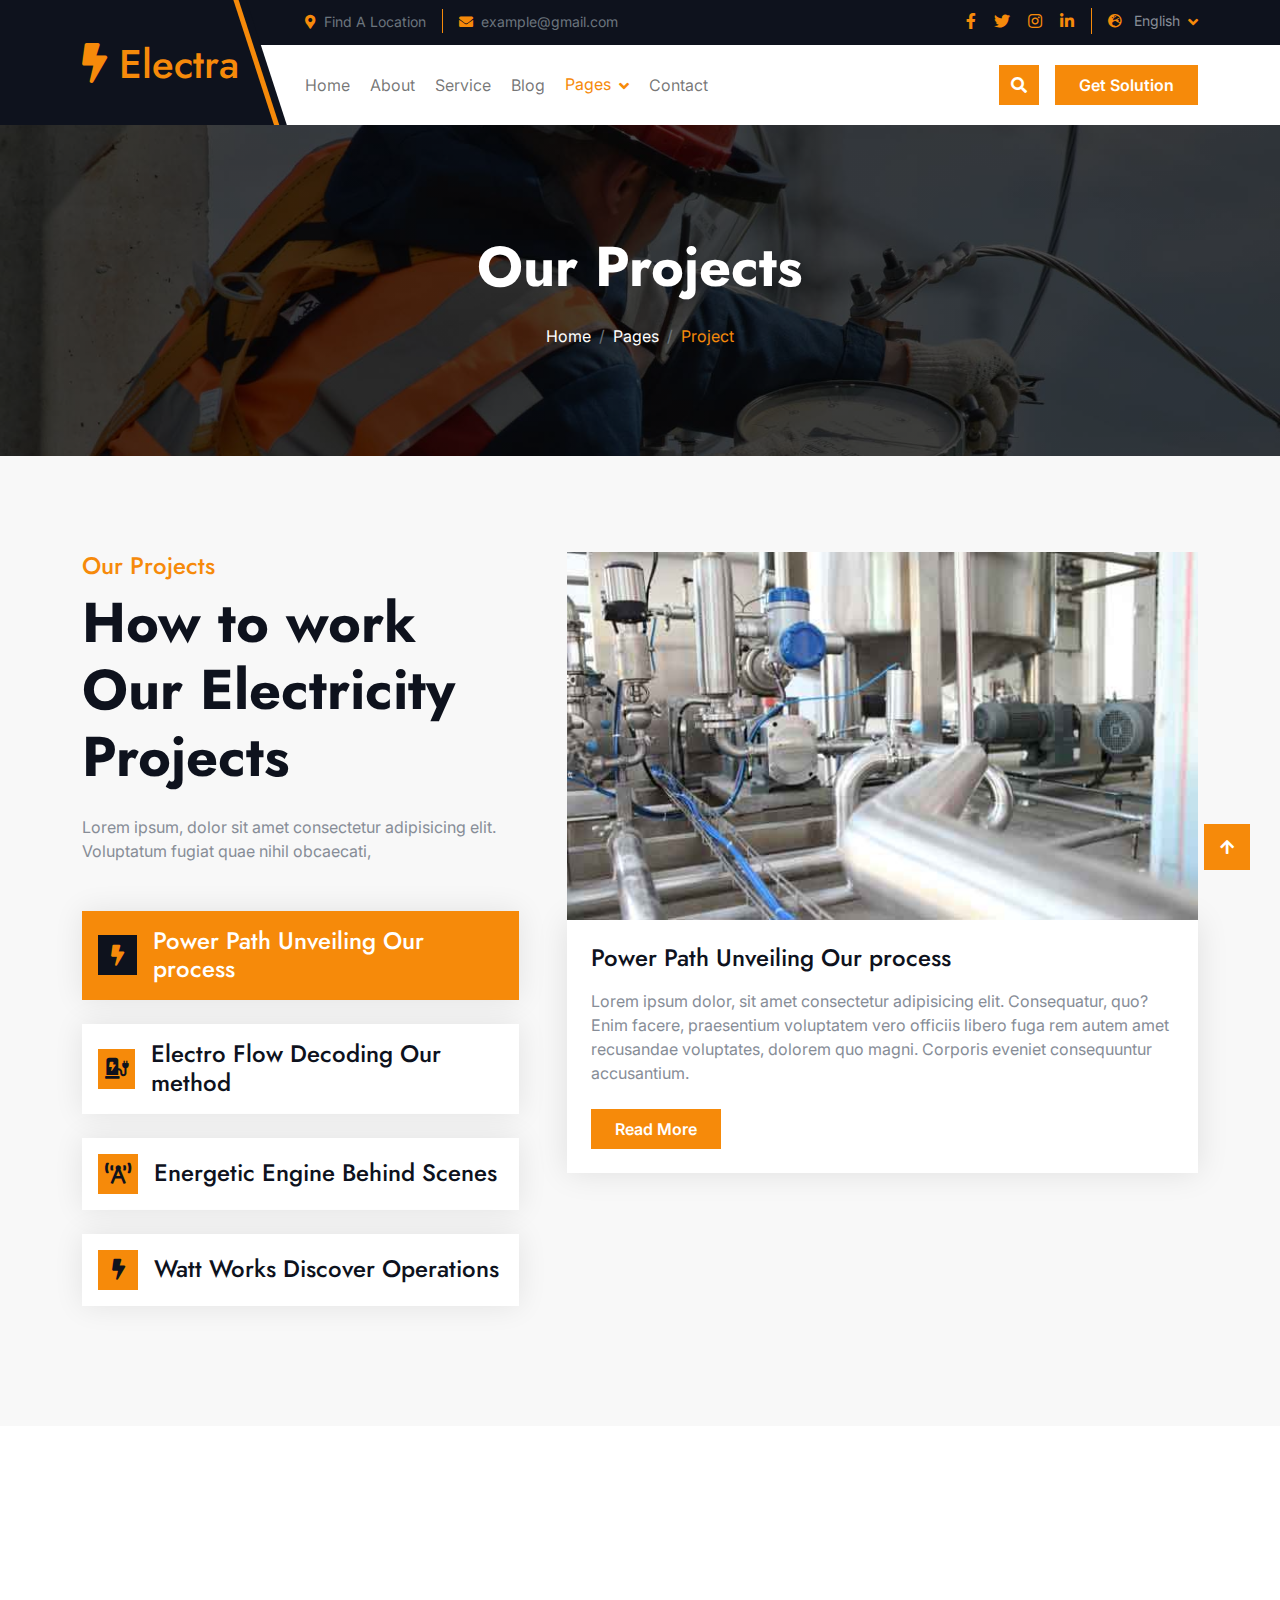
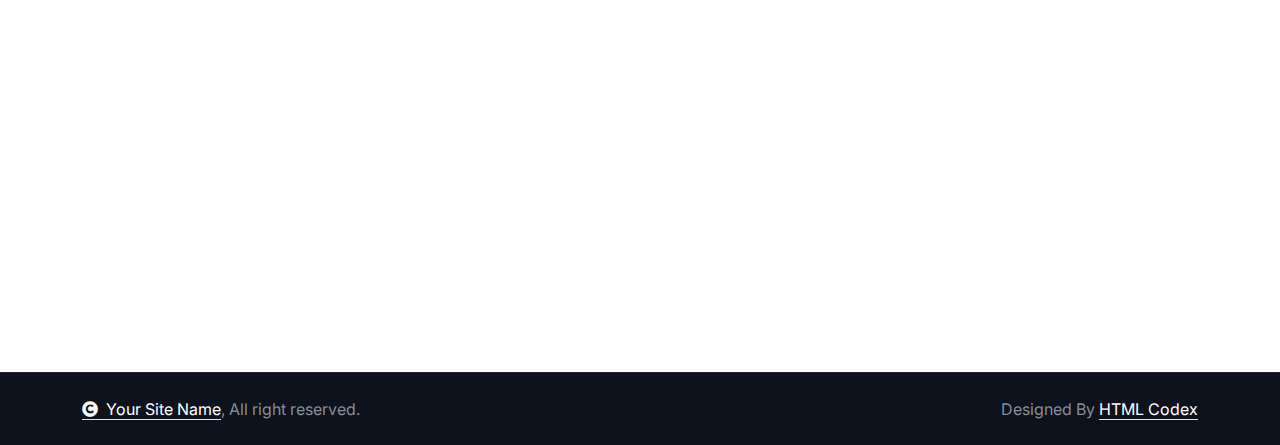
<file: Rizwan ES/project.html>
<!DOCTYPE html>
<html lang="en">

    <head>
        <meta charset="utf-8">
        <title>Electra - Electrical Website Template</title>
        <meta content="width=device-width, initial-scale=1.0" name="viewport">
        <meta content="" name="keywords">
        <meta content="" name="description">

        <!-- Google Web Fonts -->
        <link rel="preconnect" href="https://fonts.googleapis.com">
        <link rel="preconnect" href="https://fonts.gstatic.com" crossorigin>
        <link href="https://fonts.googleapis.com/css2?family=Inter:wght@100..900&family=Edu+TAS+Beginner:wght@400..700&family=Jost:ital,wght@0,100..900;1,100..900&display=swap" rel="stylesheet">

        <!-- Icon Font Stylesheet -->
        <link rel="stylesheet" href="https://use.fontawesome.com/releases/v5.15.4/css/all.css"/>
        <link href="https://cdn.jsdelivr.net/npm/bootstrap-icons@1.4.1/font/bootstrap-icons.css" rel="stylesheet">

        <!-- Libraries Stylesheet -->
        <link rel="stylesheet" href="lib/animate/animate.min.css"/>
        <link href="lib/owlcarousel/assets/owl.carousel.min.css" rel="stylesheet">


        <!-- Customized Bootstrap Stylesheet -->
        <link href="css/bootstrap.min.css" rel="stylesheet">

        <!-- Template Stylesheet -->
        <link href="css/style.css" rel="stylesheet">
    </head>

    <body>

        <!-- Spinner Start -->
        <div id="spinner" class="show bg-white position-fixed translate-middle w-100 vh-100 top-50 start-50 d-flex align-items-center justify-content-center">
            <div class="spinner-border text-primary" style="width: 3rem; height: 3rem;" role="status">
                <span class="sr-only">Loading...</span>
            </div>
        </div>
        <!-- Spinner End -->

        

        <!-- Navbar & Hero Start -->
        <div class="container-fluid header-top">
            <div class="container d-flex align-items-center">
                <div class="d-flex align-items-center h-100">
                    <a href="#" class="navbar-brand" style="height: 125px;">
                        <h1 class="text-primary mb-0"><i class="fas fa-bolt"></i> Electra</h1>
                        <!-- <img src="img/logo.png" alt="Logo"> -->
                    </a>
                </div>
                <div class="w-100 h-100">
                    <div class="topbar px-0 py-2 d-none d-lg-block" style="height: 45px;">
                        <div class="row gx-0 align-items-center">
                            <div class="col-lg-8 text-center text-lg-center mb-lg-0">
                                <div class="d-flex flex-wrap">
                                    <div class="border-end border-primary pe-3">
                                        <a href="#" class="text-muted small"><i class="fas fa-map-marker-alt text-primary me-2"></i>Find A Location</a>
                                    </div>
                                    <div class="ps-3">
                                        <a href="mailto:example@gmail.com" class="text-muted small"><i class="fas fa-envelope text-primary me-2"></i>example@gmail.com</a>
                                    </div>
                                </div>
                            </div>
                            <div class="col-lg-4 text-center text-lg-end">
                                <div class="d-flex justify-content-end">
                                    <div class="d-flex border-end border-primary pe-3">
                                        <a class="btn p-0 text-primary me-3" href="#"><i class="fab fa-facebook-f"></i></a>
                                        <a class="btn p-0 text-primary me-3" href="#"><i class="fab fa-twitter"></i></a>
                                        <a class="btn p-0 text-primary me-3" href="#"><i class="fab fa-instagram"></i></a>
                                        <a class="btn p-0 text-primary me-0" href="#"><i class="fab fa-linkedin-in"></i></a>
                                    </div>
                                    <div class="dropdown ms-3">
                                        <a href="#" class="dropdown-toggle text-white" data-bs-toggle="dropdown"><small class="text-body"><i class="fas fa-globe-europe text-primary me-2"></i> English</small></a>
                                        <div class="dropdown-menu">
                                            <a href="#" class="dropdown-item">English</a>
                                            <a href="#" class="dropdown-item">Bangla</a>
                                            <a href="#" class="dropdown-item">French</a>
                                            <a href="#" class="dropdown-item">Spanish</a>
                                            <a href="#" class="dropdown-item">Arabic</a>
                                        </div>
                                    </div>
                                </div>
                            </div>
                        </div>
                    </div>
                    <div class="nav-bar px-0 py-lg-0" style="height: 80px;">
                        <nav class="navbar navbar-expand-lg navbar-light d-flex justify-content-lg-end">
                            <a href="#" class="navbar-brand-2">
                                <h1 class="text-primary mb-0"><i class="fas fa-bolt"></i> Electra</h1>
                                <!-- <img src="img/logo.png" alt="Logo"> -->
                            </a>  
                            <button class="navbar-toggler" type="button" data-bs-toggle="collapse" data-bs-target="#navbarCollapse">
                                <span class="fa fa-bars"></span>
                            </button>
                            <div class="collapse navbar-collapse" id="navbarCollapse">
                                <div class="navbar-nav mx-0 mx-lg-auto bg-white">
                                    <a href="index.html" class="nav-item nav-link">Home</a>
                                    <a href="about.html" class="nav-item nav-link">About</a>
                                    <a href="service.html" class="nav-item nav-link">Service</a>
                                    <a href="blog.html" class="nav-item nav-link">Blog</a>
                                    <div class="nav-item dropdown active">
                                        <a href="#" class="nav-link" data-bs-toggle="dropdown">
                                            <span class="dropdown-toggle">Pages</span>
                                        </a>
                                        <div class="dropdown-menu">
                                            <a href="project.html" class="dropdown-item active">Our projects</a>
                                            <a href="team.html" class="dropdown-item">Our team</a>
                                            <a href="testimonial.html" class="dropdown-item">Testimonial</a>
                                            <a href="404.html" class="dropdown-item">404 Page</a>
                                        </div>
                                    </div>
                                    <a href="contact.html" class="nav-item nav-link">Contact</a>
                                    <div class="nav-btn ps-3">
                                        <button class="btn-search btn btn-primary btn-md-square mt-2 mt-lg-0 mb-4 mb-lg-0 flex-shrink-0" data-bs-toggle="modal" data-bs-target="#searchModal"><i class="fas fa-search"></i></button>
                                        <a href="#" class="btn btn-primary py-2 px-4 ms-0 ms-lg-3"> Get Solution</a>
                                    </div>
                                </div>
                            </div>
                        </nav>
                    </div>
                </div>
            </div>
        </div>
        <!-- Navbar & Hero End -->

        <!-- Modal Search Start -->
        <div class="modal fade" id="searchModal" tabindex="-1" aria-labelledby="exampleModalLabel" aria-hidden="true">
            <div class="modal-dialog modal-fullscreen">
                <div class="modal-content rounded-0">
                    <div class="modal-header">
                        <h5 class="modal-title" id="exampleModalLabel">Search by keyword</h5>
                        <button type="button" class="btn-close" data-bs-dismiss="modal" aria-label="Close"></button>
                    </div>
                    <div class="modal-body d-flex align-items-center bg-primary">
                        <div class="input-group w-75 mx-auto d-flex">
                            <input type="search" class="form-control p-3" placeholder="keywords" aria-describedby="search-icon-1">
                            <span id="search-icon-1" class="btn bg-light border nput-group-text p-3"><i class="fa fa-search"></i></span>
                        </div>
                    </div>
                </div>
            </div>
        </div>
        <!-- Modal Search End -->


        <!-- Header Start -->
        <div class="container-fluid bg-breadcrumb">
            <div class="container text-center py-5" style="max-width: 900px;">
                <h4 class="text-white display-4 mb-4 wow fadeInDown" data-wow-delay="0.1s">Our Projects</h4>
                <ol class="breadcrumb d-flex justify-content-center mb-0 wow fadeInDown" data-wow-delay="0.3s">
                    <li class="breadcrumb-item"><a href="index.html">Home</a></li>
                    <li class="breadcrumb-item"><a href="#">Pages</a></li>
                    <li class="breadcrumb-item active text-primary">Project</li>
                </ol>    
            </div>
        </div>
        <!-- Header End -->


        <!-- Projects Start -->
        <div class="container-fluid projects bg-light py-5">
            <div class="container py-5">
                <div class="row g-5">
                    <div class="col-lg-5 wow fadeInLeft" data-wow-delay="0.2s">
                        <div>
                            <h4 class="text-primary">Our Projects</h4>
                            <h1 class="display-4 mb-4">How to work Our Electricity Projects</h1>
                            <p class="mb-5">Lorem ipsum, dolor sit amet consectetur adipisicing elit. Voluptatum fugiat quae nihil obcaecati,</p>
                            <ul class="nav">
                                <li class="nav-item bg-white mb-4 w-100">
                                    <a class="d-flex align-items-center h4 mb-0 p-3 active" data-bs-toggle="pill" href="#ProjectsTab-1">
                                        <div class="projects-icon btn-md-square bg-primary text-white me-3"><span class="fas fa-bolt small"></span></div><span>Power Path Unveiling Our process</span>
                                    </a>
                                </li>
                                <li class="nav-item bg-white mb-4 w-100">
                                    <a class="d-flex align-items-center h4 mb-0 p-3" data-bs-toggle="pill" href="#ProjectsTab-2">
                                        <div class="projects-icon btn-md-square bg-primary text-white me-3"><span class="fas fa-charging-station small"></span></div><span>Electro Flow Decoding Our method</span>
                                    </a>
                                </li>
                                <li class="nav-item bg-white mb-4 w-100">
                                    <a class="d-flex align-items-center h4 mb-0 p-3" data-bs-toggle="pill" href="#ProjectsTab-3">
                                        <div class="projects-icon btn-md-square bg-primary text-white me-3"><span class="fas fa-broadcast-tower small"></span></div><span>Energetic Engine Behind Scenes</span>
                                    </a>
                                </li>
                                <li class="nav-item bg-white mb-4 w-100">
                                    <a class="d-flex align-items-center h4 mb-0 p-3" data-bs-toggle="pill" href="#ProjectsTab-4">
                                        <div class="projects-icon btn-md-square bg-primary text-white me-3"><span class="fas fa-bolt small"></span></div><span>Watt Works Discover Operations</span>
                                    </a>
                                </li>
                            </ul>
                        </div>
                    </div>
                    <div class="col-lg-7 wow fadeInRight" data-wow-delay="0.2s">
                        <div class="tab-content">
                            <div id="ProjectsTab-1" class="tab-pane fade show p-0 active">
                                <div class="projects-item">
                                    <img src="img/industrial-1.jpg" class="img-fluid w-100" alt="">
                                    <div class="projects-content bg-white p-4">
                                        <h4 class="mb-3">Power Path Unveiling Our process</h4>
                                        <p class="mb-4">Lorem ipsum dolor, sit amet consectetur adipisicing elit. Consequatur, quo? Enim facere, praesentium voluptatem vero officiis libero fuga rem autem amet recusandae voluptates, dolorem quo magni. Corporis eveniet consequuntur accusantium.
                                        </p>
                                        <a class="btn btn-primary py-2 px-4" href="#">Read More</a>
                                    </div>
                                </div>
                            </div>
                            <div id="ProjectsTab-2" class="tab-pane fade show p-0">
                                <div class="projects-item">
                                    <img src="img/industrial-2.jpg" class="img-fluid w-100" alt="">
                                    <div class="projects-content bg-white p-4">
                                        <h4 class="mb-3">Electro Flow Decoding Our method</h4>
                                        <p class="mb-4">Lorem ipsum dolor, sit amet consectetur adipisicing elit. Consequatur, quo? Enim facere, praesentium voluptatem vero officiis libero fuga rem autem amet recusandae voluptates, dolorem quo magni. Corporis eveniet consequuntur accusantium.
                                        </p>
                                        <a class="btn btn-primary py-2 px-4" href="#">Read More</a>
                                    </div>
                                </div>
                            </div>
                            <div id="ProjectsTab-3" class="tab-pane fade show p-0">
                                <div class="projects-item">
                                    <img src="img/commercial-1.jpg" class="img-fluid w-100" alt="">
                                    <div class="projects-content bg-white p-4">
                                        <h4 class="mb-3">Energetic Engine Behind Scenes</h4>
                                        <p class="mb-4">Lorem ipsum dolor, sit amet consectetur adipisicing elit. Consequatur, quo? Enim facere, praesentium voluptatem vero officiis libero fuga rem autem amet recusandae voluptates, dolorem quo magni. Corporis eveniet consequuntur accusantium.
                                        </p>
                                        <a class="btn btn-primary py-2 px-4" href="#">Read More</a>
                                    </div>
                                </div>
                            </div>
                            <div id="ProjectsTab-4" class="tab-pane fade show p-0">
                                <div class="projects-item">
                                    <img src="img/commercial-2.jpg" class="img-fluid w-100" alt="">
                                    <div class="projects-content bg-white p-4">
                                        <h4 class="mb-4">Watt Works Discover Operations</h4>
                                        <p class="mb-4">Lorem ipsum dolor, sit amet consectetur adipisicing elit. Consequatur, quo? Enim facere, praesentium voluptatem vero officiis libero fuga rem autem amet recusandae voluptates, dolorem quo magni. Corporis eveniet consequuntur accusantium.
                                        </p>
                                        <a class="btn btn-primary py-2 px-4" href="#">Read More</a>
                                    </div>
                                </div>
                            </div>
                        </div>
                    </div>
                </div>
            </div>
        </div>
        <!-- Projects End -->

        <!-- Footer Start -->
        <div class="container-fluid footer bg-dark py-5 wow fadeIn" data-wow-delay="0.2s">
            <div class="container py-5">
                <div class="row g-5 mb-5 align-items-center">
                    <div class="col-lg-7">
                        <div class="position-relative mx-auto">
                            <input class="form-control w-100 py-3 ps-4 pe-5" type="text" placeholder="Email address to Subscribe">
                            <button type="button" class="btn btn-primary position-absolute top-0 end-0 py-2 px-4 mt-2 me-2">Subscribe</button>
                        </div>
                    </div>
                    <div class="col-lg-5">
                        <div class="d-flex align-items-center justify-content-center justify-content-lg-end">
                            <a class="btn btn-light btn-md-square me-3" href=""><i class="fab fa-facebook-f"></i></a>
                            <a class="btn btn-light btn-md-square me-3" href=""><i class="fab fa-twitter"></i></a>
                            <a class="btn btn-light btn-md-square me-3" href=""><i class="fab fa-instagram"></i></a>
                            <a class="btn btn-light btn-md-square me-0" href=""><i class="fab fa-linkedin-in"></i></a>
                        </div>
                    </div>
                </div>
                <div class="row g-5">
                    <div class="col-md-6 col-lg-6 col-xl-3">
                        <div class="footer-item d-flex flex-column">
                            <div class="footer-item">
                                <h3 class="text-white mb-4"><i class="fas fa-bolt text-primary me-3"></i>Electra</h3>
                                <p class="mb-3">Dolor amet sit justo amet elitr clita ipsum elitr est.Lorem ipsum dolor sit amet, consectetur adipiscing elit consectetur adipiscing elit.</p>
                            </div>
                        </div>
                    </div>
                    <div class="col-md-6 col-lg-6 col-xl-3">
                        <div class="footer-item d-flex flex-column">
                            <h4 class="text-white mb-4">Quick Links</h4>
                            <a href="#"> Home</a>
                            <a href="#"> About us</a>
                            <a href="#"> Service</a>
                            <a href="#"> Testimonial</a>
                            <a href="#"> Contact Us</a>
                        </div>
                    </div>
                    <div class="col-md-6 col-lg-6 col-xl-3">
                        <div class="footer-item d-flex flex-column">
                            <h4 class="text-white mb-4">Electricity service</h4>
                            <a href="#"> Air Conditioning</a>
                            <a href="#"> Electrical Panels</a>
                            <a href="#"> Security System</a>
                            <a href="#"> Indoor Lighting</a>
                            <a href="#"> Electrical Services</a>
                        </div>
                    </div>
                    <div class="col-md-6 col-lg-6 col-xl-3">
                        <div class="footer-item d-flex flex-column">
                            <h4 class="text-white mb-4">Contact Info</h4>
                            <a href="#"><i class="fa fa-map-marker-alt text-primary me-2"></i> 123 Street, New York, USA</a>
                            <a href="mailto:info@example.com"><i class="fas fa-envelope text-primary me-2"></i> info@example.com</a>
                            <a href="mailto:info@example.com"><i class="fas fa-envelope text-primary me-2"></i> info@example.com</a>
                            <a href="tel:+012 345 67890"><i class="fas fa-phone text-primary me-2"></i> +012 345 67890</a>
                            <a href="tel:+012 345 67890" class="mb-3"><i class="fas fa-print text-primary me-2"></i> +012 345 67890</a>
                        </div>
                    </div>
                </div>
            </div>
        </div>
        <!-- Footer End -->

        
        <!-- Copyright Start -->
        <div class="container-fluid copyright py-4">
            <div class="container">
                <div class="row g-4 align-items-center">
                    <div class="col-md-6 text-center text-md-start mb-md-0">
                        <span class="text-body"><a href="#" class="border-bottom text-white"><i class="fas fa-copyright text-light me-2"></i>Your Site Name</a>, All right reserved.</span>
                    </div>
                    <div class="col-md-6 text-center text-md-end text-body">
                        <!--/*** This template is free as long as you keep the below author’s credit link/attribution link/backlink. ***/-->
                        <!--/*** If you'd like to use the template without the below author’s credit link/attribution link/backlink, ***/-->
                        <!--/*** you can purchase the Credit Removal License from "https://htmlcodex.com/credit-removal". ***/-->
                        Designed By <a class="border-bottom text-white" href="https://htmlcodex.com">HTML Codex</a>
                    </div>
                </div>
            </div>
        </div>
        <!-- Copyright End -->

         


        


        <!-- Back to Top -->
        <a href="#" class="btn btn-primary btn-lg-square back-to-top"><i class="fa fa-arrow-up"></i></a>   

        
        <!-- JavaScript Libraries -->
        <script src="https://ajax.googleapis.com/ajax/libs/jquery/3.6.4/jquery.min.js"></script>
        <script src="https://cdn.jsdelivr.net/npm/bootstrap@5.0.0/dist/js/bootstrap.bundle.min.js"></script>
        <script src="lib/wow/wow.min.js"></script>
        <script src="lib/easing/easing.min.js"></script>
        <script src="lib/waypoints/waypoints.min.js"></script>
        <script src="lib/owlcarousel/owl.carousel.min.js"></script>
        

        <!-- Template Javascript -->
        <script src="js/main.js"></script>
    </body>

</html>
</file>
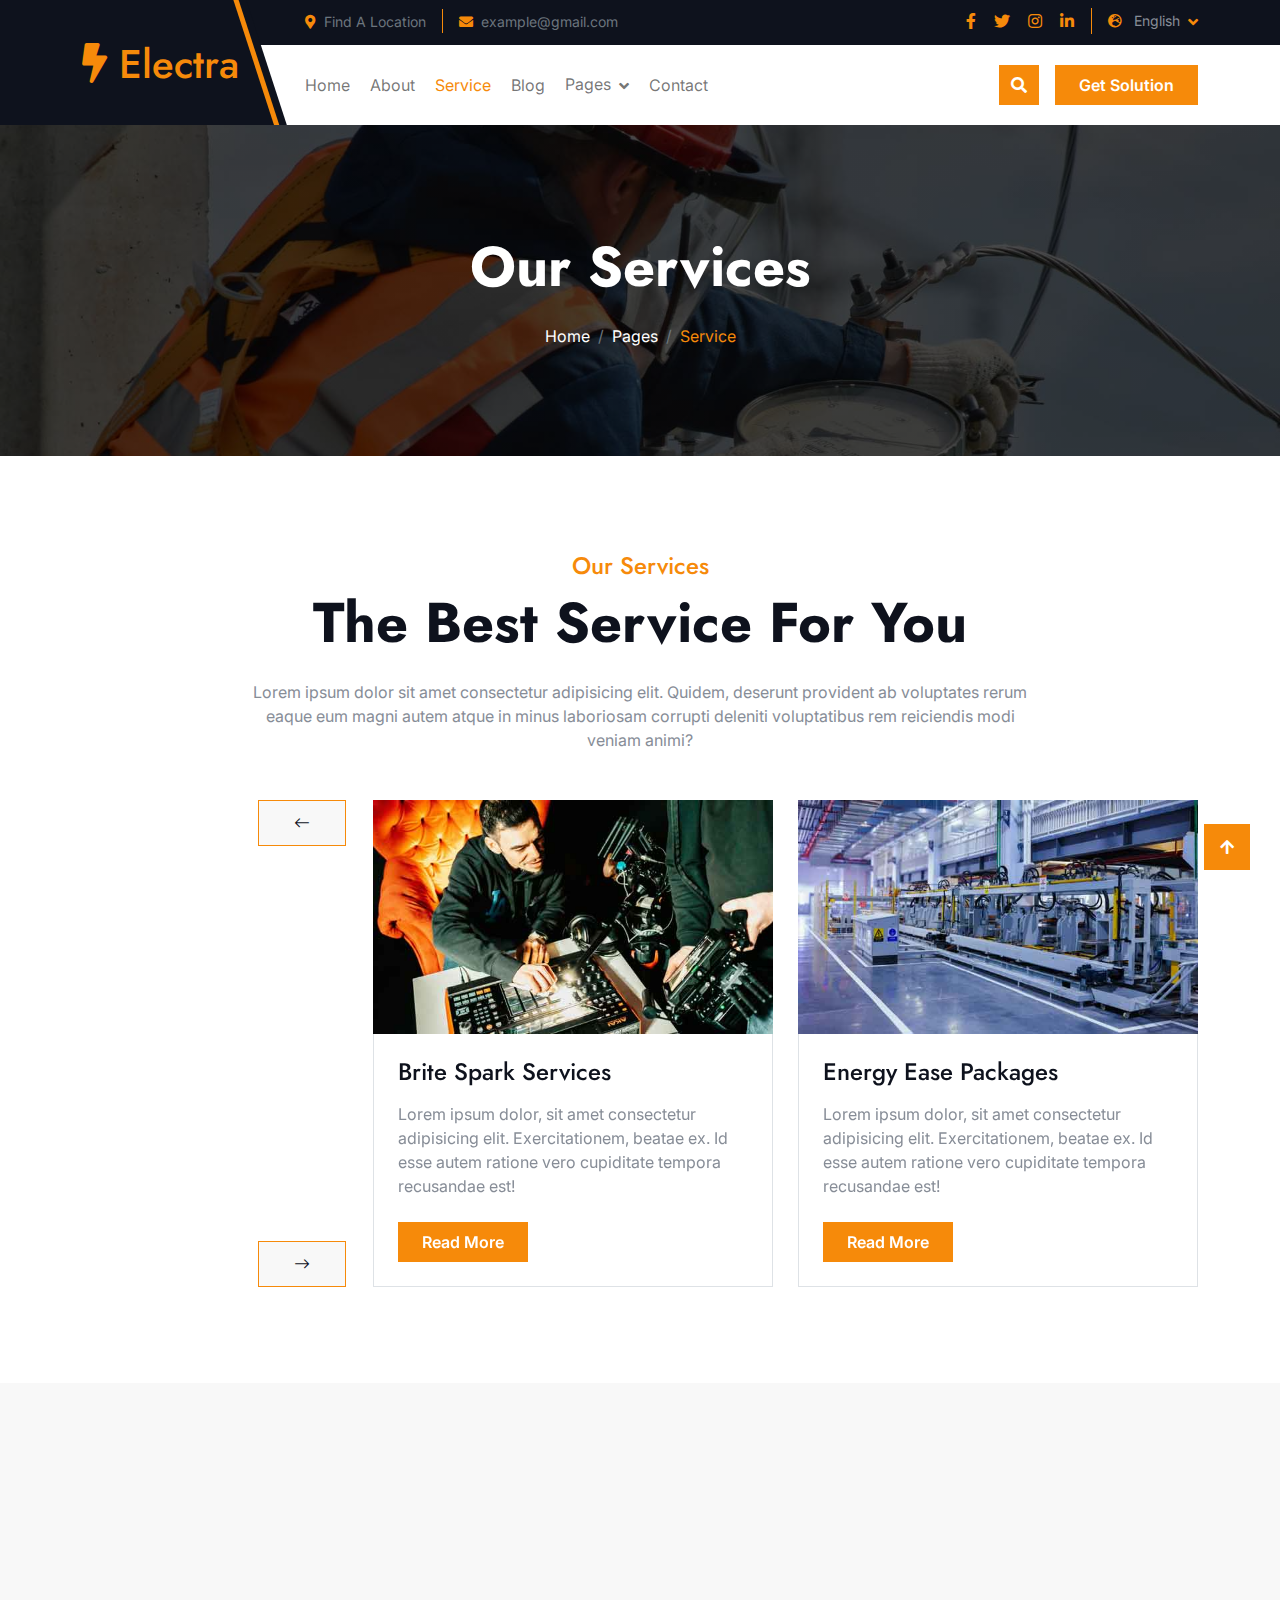
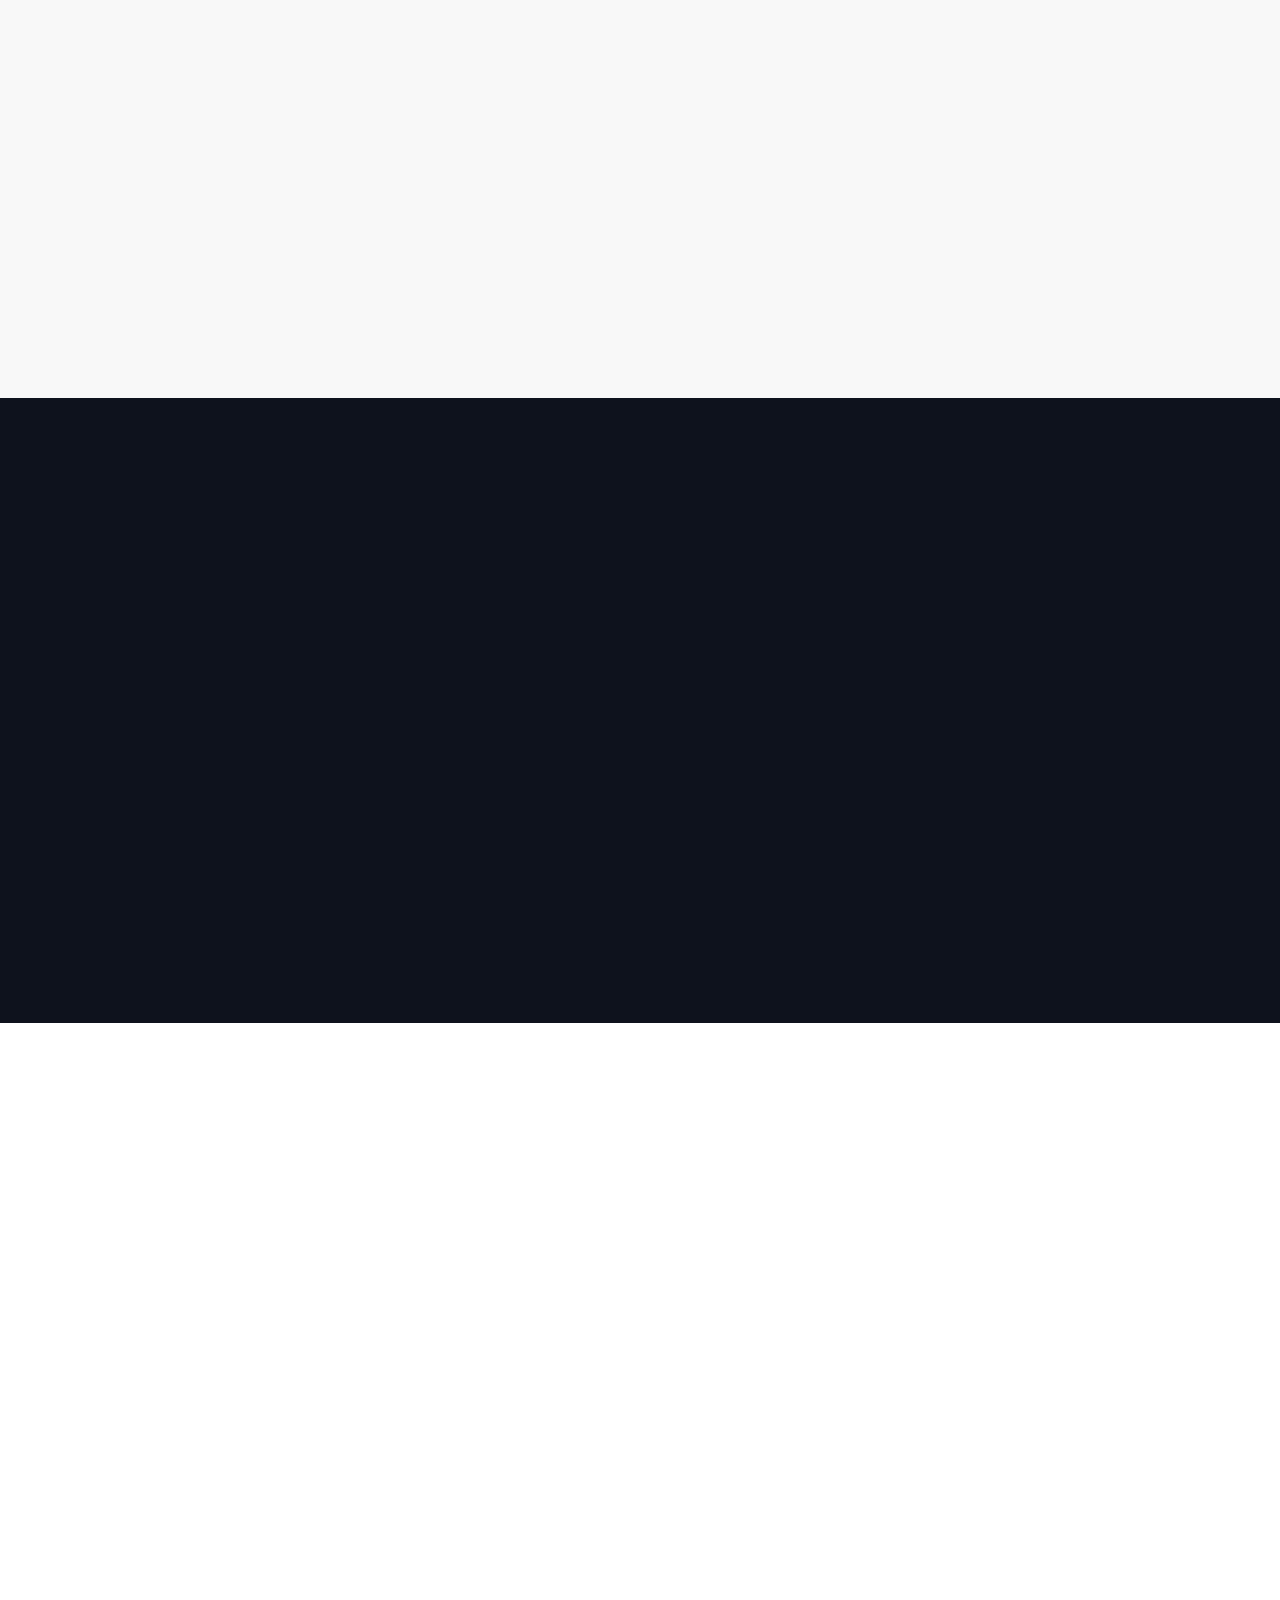
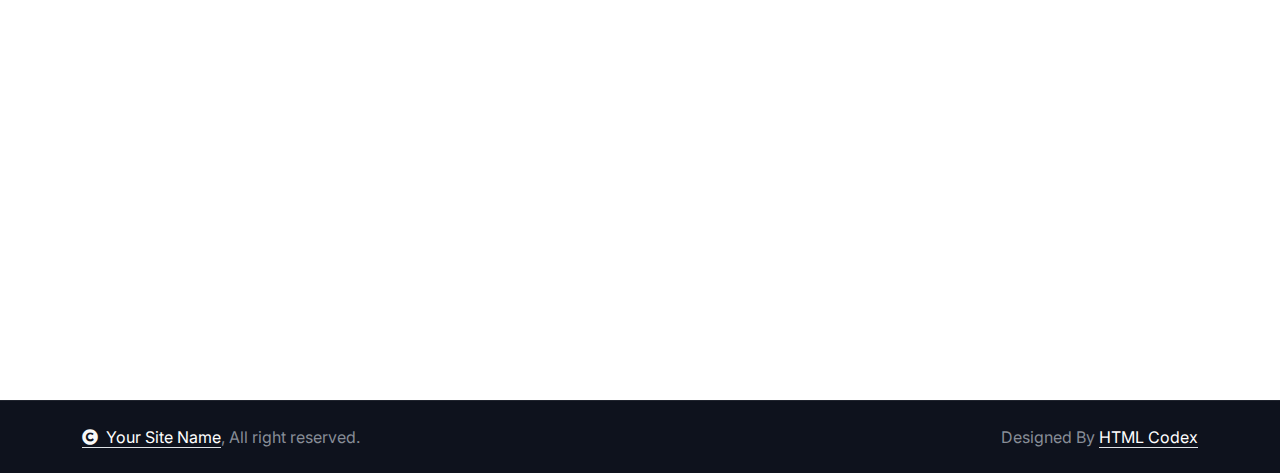
<file: Rizwan ES/service.html>
<!DOCTYPE html>
<html lang="en">

    <head>
        <meta charset="utf-8">
        <title>Electra - Electrical Website Template</title>
        <meta content="width=device-width, initial-scale=1.0" name="viewport">
        <meta content="" name="keywords">
        <meta content="" name="description">

        <!-- Google Web Fonts -->
        <link rel="preconnect" href="https://fonts.googleapis.com">
        <link rel="preconnect" href="https://fonts.gstatic.com" crossorigin>
        <link href="https://fonts.googleapis.com/css2?family=Inter:wght@100..900&family=Edu+TAS+Beginner:wght@400..700&family=Jost:ital,wght@0,100..900;1,100..900&display=swap" rel="stylesheet">

        <!-- Icon Font Stylesheet -->
        <link rel="stylesheet" href="https://use.fontawesome.com/releases/v5.15.4/css/all.css"/>
        <link href="https://cdn.jsdelivr.net/npm/bootstrap-icons@1.4.1/font/bootstrap-icons.css" rel="stylesheet">

        <!-- Libraries Stylesheet -->
        <link rel="stylesheet" href="lib/animate/animate.min.css"/>
        <link href="lib/owlcarousel/assets/owl.carousel.min.css" rel="stylesheet">


        <!-- Customized Bootstrap Stylesheet -->
        <link href="css/bootstrap.min.css" rel="stylesheet">

        <!-- Template Stylesheet -->
        <link href="css/style.css" rel="stylesheet">
    </head>

    <body>

        <!-- Spinner Start -->
        <div id="spinner" class="show bg-white position-fixed translate-middle w-100 vh-100 top-50 start-50 d-flex align-items-center justify-content-center">
            <div class="spinner-border text-primary" style="width: 3rem; height: 3rem;" role="status">
                <span class="sr-only">Loading...</span>
            </div>
        </div>
        <!-- Spinner End -->

        

        <!-- Navbar & Hero Start -->
        <div class="container-fluid header-top">
            <div class="container d-flex align-items-center">
                <div class="d-flex align-items-center h-100">
                    <a href="#" class="navbar-brand" style="height: 125px;">
                        <h1 class="text-primary mb-0"><i class="fas fa-bolt"></i> Electra</h1>
                        <!-- <img src="img/logo.png" alt="Logo"> -->
                    </a>
                </div>
                <div class="w-100 h-100">
                    <div class="topbar px-0 py-2 d-none d-lg-block" style="height: 45px;">
                        <div class="row gx-0 align-items-center">
                            <div class="col-lg-8 text-center text-lg-center mb-lg-0">
                                <div class="d-flex flex-wrap">
                                    <div class="border-end border-primary pe-3">
                                        <a href="#" class="text-muted small"><i class="fas fa-map-marker-alt text-primary me-2"></i>Find A Location</a>
                                    </div>
                                    <div class="ps-3">
                                        <a href="mailto:example@gmail.com" class="text-muted small"><i class="fas fa-envelope text-primary me-2"></i>example@gmail.com</a>
                                    </div>
                                </div>
                            </div>
                            <div class="col-lg-4 text-center text-lg-end">
                                <div class="d-flex justify-content-end">
                                    <div class="d-flex border-end border-primary pe-3">
                                        <a class="btn p-0 text-primary me-3" href="#"><i class="fab fa-facebook-f"></i></a>
                                        <a class="btn p-0 text-primary me-3" href="#"><i class="fab fa-twitter"></i></a>
                                        <a class="btn p-0 text-primary me-3" href="#"><i class="fab fa-instagram"></i></a>
                                        <a class="btn p-0 text-primary me-0" href="#"><i class="fab fa-linkedin-in"></i></a>
                                    </div>
                                    <div class="dropdown ms-3">
                                        <a href="#" class="dropdown-toggle text-white" data-bs-toggle="dropdown"><small class="text-body"><i class="fas fa-globe-europe text-primary me-2"></i> English</small></a>
                                        <div class="dropdown-menu">
                                            <a href="#" class="dropdown-item">English</a>
                                            <a href="#" class="dropdown-item">Bangla</a>
                                            <a href="#" class="dropdown-item">French</a>
                                            <a href="#" class="dropdown-item">Spanish</a>
                                            <a href="#" class="dropdown-item">Arabic</a>
                                        </div>
                                    </div>
                                </div>
                            </div>
                        </div>
                    </div>
                    <div class="nav-bar px-0 py-lg-0" style="height: 80px;">
                        <nav class="navbar navbar-expand-lg navbar-light d-flex justify-content-lg-end">
                            <a href="#" class="navbar-brand-2">
                                <h1 class="text-primary mb-0"><i class="fas fa-bolt"></i> Electra</h1>
                                <!-- <img src="img/logo.png" alt="Logo"> -->
                            </a>  
                            <button class="navbar-toggler" type="button" data-bs-toggle="collapse" data-bs-target="#navbarCollapse">
                                <span class="fa fa-bars"></span>
                            </button>
                            <div class="collapse navbar-collapse" id="navbarCollapse">
                                <div class="navbar-nav mx-0 mx-lg-auto bg-white">
                                    <a href="index.html" class="nav-item nav-link">Home</a>
                                    <a href="about.html" class="nav-item nav-link">About</a>
                                    <a href="service.html" class="nav-item nav-link active">Service</a>
                                    <a href="blog.html" class="nav-item nav-link">Blog</a>
                                    <div class="nav-item dropdown">
                                        <a href="#" class="nav-link" data-bs-toggle="dropdown">
                                            <span class="dropdown-toggle">Pages</span>
                                        </a>
                                        <div class="dropdown-menu">
                                            <a href="project.html" class="dropdown-item">Our projects</a>
                                            <a href="team.html" class="dropdown-item">Our team</a>
                                            <a href="testimonial.html" class="dropdown-item">Testimonial</a>
                                            <a href="404.html" class="dropdown-item">404 Page</a>
                                        </div>
                                    </div>
                                    <a href="contact.html" class="nav-item nav-link">Contact</a>
                                    <div class="nav-btn ps-3">
                                        <button class="btn-search btn btn-primary btn-md-square mt-2 mt-lg-0 mb-4 mb-lg-0 flex-shrink-0" data-bs-toggle="modal" data-bs-target="#searchModal"><i class="fas fa-search"></i></button>
                                        <a href="#" class="btn btn-primary py-2 px-4 ms-0 ms-lg-3"> Get Solution</a>
                                    </div>
                                </div>
                            </div>
                        </nav>
                    </div>
                </div>
            </div>
        </div>
        <!-- Navbar & Hero End -->

        <!-- Modal Search Start -->
        <div class="modal fade" id="searchModal" tabindex="-1" aria-labelledby="exampleModalLabel" aria-hidden="true">
            <div class="modal-dialog modal-fullscreen">
                <div class="modal-content rounded-0">
                    <div class="modal-header">
                        <h5 class="modal-title" id="exampleModalLabel">Search by keyword</h5>
                        <button type="button" class="btn-close" data-bs-dismiss="modal" aria-label="Close"></button>
                    </div>
                    <div class="modal-body d-flex align-items-center bg-primary">
                        <div class="input-group w-75 mx-auto d-flex">
                            <input type="search" class="form-control p-3" placeholder="keywords" aria-describedby="search-icon-1">
                            <span id="search-icon-1" class="btn bg-light border nput-group-text p-3"><i class="fa fa-search"></i></span>
                        </div>
                    </div>
                </div>
            </div>
        </div>
        <!-- Modal Search End -->


        <!-- Header Start -->
        <div class="container-fluid bg-breadcrumb">
            <div class="container text-center py-5" style="max-width: 900px;">
                <h4 class="text-white display-4 mb-4 wow fadeInDown" data-wow-delay="0.1s">Our Services</h4>
                <ol class="breadcrumb d-flex justify-content-center mb-0 wow fadeInDown" data-wow-delay="0.3s">
                    <li class="breadcrumb-item"><a href="index.html">Home</a></li>
                    <li class="breadcrumb-item"><a href="#">Pages</a></li>
                    <li class="breadcrumb-item active text-primary">Service</li>
                </ol>    
            </div>
        </div>
        <!-- Header End -->


        <!-- Services Start -->
        <div class="container-fluid service py-5">
            <div class="container py-5">
                <div class="d-flex flex-column mx-auto text-center mb-5 wow fadeInUp" data-wow-delay="0.2s" style="max-width: 800px;">
                    <h4 class="text-primary">Our Services</h4>
                    <h1 class="display-4 mb-4">The Best Service For You</h1>
                    <p class="mb-0">Lorem ipsum dolor sit amet consectetur adipisicing elit. Quidem, deserunt provident ab voluptates rerum eaque eum magni autem atque in minus laboriosam corrupti deleniti voluptatibus rem reiciendis modi veniam animi?
                    </p>
                </div>
                <div class="row g-5 align-items-center">
                    <div class="col-lg-3 wow fadeInLeft" data-wow-delay="0.2s">
                        <ul class="nav">
                            <li class="nav-item me-lg-0 mb-4">
                                <a class="py-3 px-5 active" data-bs-toggle="pill" href="#ServiceTab-1">
                                    <span>Commercial</span>
                                </a>
                            </li>
                            <li class="nav-item me-lg-0 mb-4">
                                <a class="py-3 px-5" data-bs-toggle="pill" href="#ServiceTab-2">
                                    <span>Residential</span>
                                </a>
                            </li>
                            <li class="nav-item me-lg-0 mb-4 mb-lg-0">
                                <a class="py-3 px-5" data-bs-toggle="pill" href="#ServiceTab-3">
                                    <span>Industrial</span>
                                </a>
                            </li>
                        </ul>
                    </div>
                    <div class="col-lg-9 wow fadeInRight" data-wow-delay="0.3s">
                        <div class="tab-content">
                            <div id="ServiceTab-1" class="tab-pane fade show p-0 active">
                                <div class="service-carousel owl-carousel">
                                    <div class="service-item">
                                        <img src="img/commercial-1.jpg" class="img-fluid w-100" alt="">
                                        <div class="border border-top-0 p-4">
                                            <h4 class="mb-3">Brite Spark Services</h4>
                                            <p class="mb-4">Lorem ipsum dolor, sit amet consectetur adipisicing elit. Exercitationem, beatae ex. Id esse autem ratione vero cupiditate tempora recusandae est!
                                            </p>
                                            <a class="btn btn-primary py-2 px-4" href="#">Read More</a>
                                        </div>
                                    </div>
                                    <div class="service-item">
                                        <img src="img/commercial-2.jpg" class="img-fluid w-100" alt="">
                                        <div class="border border-top-0 p-4">
                                            <h4 class="mb-3">Energy Ease Packages</h4>
                                            <p class="mb-4">Lorem ipsum dolor, sit amet consectetur adipisicing elit. Exercitationem, beatae ex. Id esse autem ratione vero cupiditate tempora recusandae est!
                                            </p>
                                            <a class="btn btn-primary py-2 px-4" href="#">Read More</a>
                                        </div>
                                    </div>
                                    <div class="service-item">
                                        <img src="img/commercial-3.jpg" class="img-fluid w-100" alt="">
                                        <div class="border border-top-0 p-4">
                                            <h4 class="mb-3">Electra Care Packages</h4>
                                            <p class="mb-4">Lorem ipsum dolor, sit amet consectetur adipisicing elit. Exercitationem, beatae ex. Id esse autem ratione vero cupiditate tempora recusandae est!
                                            </p>
                                            <a class="btn btn-primary py-2 px-4" href="#">Read More</a>
                                        </div>
                                    </div>
                                </div>
                            </div>
                            <div id="ServiceTab-2" class="tab-pane fade show p-0">
                                <div class="service-carousel owl-carousel">
                                    <div class="service-item">
                                        <img src="img/residential-1.jpg" class="img-fluid w-100" alt="">
                                        <div class="border border-top-0 p-4">
                                            <h4 class="mb-3">Electrical Services</h4>
                                            <p class="mb-4">Lorem ipsum dolor, sit amet consectetur adipisicing elit. Exercitationem, beatae ex. Id esse autem ratione vero cupiditate tempora recusandae est!
                                            </p>
                                            <a class="btn btn-primary py-2 px-4" href="#">Read More</a>
                                        </div>
                                    </div>
                                    <div class="service-item">
                                        <img src="img/residential-2.jpg" class="img-fluid w-100" alt="">
                                        <div class="border border-top-0 p-4">
                                            <h4 class="mb-3">Security Systems</h4>
                                            <p class="mb-4">Lorem ipsum dolor, sit amet consectetur adipisicing elit. Exercitationem, beatae ex. Id esse autem ratione vero cupiditate tempora recusandae est!
                                            </p>
                                            <a class="btn btn-primary py-2 px-4" href="#">Read More</a>
                                        </div>
                                    </div>
                                    <div class="service-item">
                                        <img src="img/residential-3.jpg" class="img-fluid w-100" alt="">
                                        <div class="border border-top-0 p-4">
                                            <h4 class="mb-3">Air Conditioner</h4>
                                            <p class="mb-4">Lorem ipsum dolor, sit amet consectetur adipisicing elit. Exercitationem, beatae ex. Id esse autem ratione vero cupiditate tempora recusandae est!
                                            </p>
                                            <a class="btn btn-primary py-2 px-4" href="#">Read More</a>
                                        </div>
                                    </div>
                                </div>
                            </div>
                            <div id="ServiceTab-3" class="tab-pane fade show p-0">
                                <div class="service-carousel owl-carousel">
                                    <div class="service-item">
                                        <img src="img/industrial-1.jpg" class="img-fluid w-100" alt="">
                                        <div class="border border-top-0 p-4">
                                            <h4 class="mb-3">Factory Manufacture</h4>
                                            <p class="mb-4">Lorem ipsum dolor, sit amet consectetur adipisicing elit. Exercitationem, beatae ex. Id esse autem ratione vero cupiditate tempora recusandae est!
                                            </p>
                                            <a class="btn btn-primary py-2 px-4" href="#">Read More</a>
                                        </div>
                                    </div>
                                    <div class="service-item">
                                        <img src="img/industrial-2.jpg" class="img-fluid w-100" alt="">
                                        <div class="border border-top-0 p-4">
                                            <h4 class="mb-3">General Electrical</h4>
                                            <p class="mb-4">Lorem ipsum dolor, sit amet consectetur adipisicing elit. Exercitationem, beatae ex. Id esse autem ratione vero cupiditate tempora recusandae est!
                                            </p>
                                            <a class="btn btn-primary py-2 px-4" href="#">Read More</a>
                                        </div>
                                    </div>
                                    <div class="service-item">
                                        <img src="img/industrial-3.jpg" class="img-fluid w-100" alt="">
                                        <div class="border border-top-0 p-4">
                                            <h4 class="mb-3">Electrical Planing</h4>
                                            <p class="mb-4">Lorem ipsum dolor, sit amet consectetur adipisicing elit. Exercitationem, beatae ex. Id esse autem ratione vero cupiditate tempora recusandae est!
                                            </p>
                                            <a class="btn btn-primary py-2 px-4" href="#">Read More</a>
                                        </div>
                                    </div>
                                </div>
                            </div>
                        </div>
                    </div>
                </div>
            </div>
        </div>
        <!-- Services End -->

        <!-- FAQ Start -->
         <div class="container-fluid faq-section bg-light py-5">
            <div class="container py-5">
                <div class="row g-5">
                    <div class="col-lg-6 wow fadeInLeft" data-wow-delay="0.2s">
                        <h4 class="text-primary">Some Important FAQ's</h4>
                        <h1 class="display-4 mb-4">Common Frequently Asked Questions?</h1>
                        <p class="mb-4">Lorem ipsum dolor sit amet consectetur adipisicing elit. Eveniet pariatur sapiente, modi perspiciatis earum ab inventore vitae consequatur tempore quibusdam?
                        </p>
                        <a class="btn btn-primary py-3 px-5" href="#">Have Any Questions</a>
                    </div>
                    <div class="col-xl-6 wow fadeInRight" data-wow-delay="0.4s">
                        <div class="h-100">
                            <div class="accordion" id="accordionExample">
                                <div class="accordion-item">
                                    <h2 class="accordion-header" id="headingOne">
                                        <button class="accordion-button" type="button" data-bs-toggle="collapse" data-bs-target="#collapseOne" aria-expanded="true" aria-controls="collapseOne">
                                            Q: How Do I Sing Up For Your Electricity Services?
                                        </button>
                                    </h2>
                                    <div id="collapseOne" class="accordion-collapse collapse show active" aria-labelledby="headingOne" data-bs-parent="#accordionExample">
                                        <div class="accordion-body">
                                            A: Leverage agile frameworks to provide a robust synopsis for high level overviews. Iterative approaches to corporate strategy foster collaborative thinking to further the overall value proposition.
                                        </div>
                                    </div>
                                </div>
                                <div class="accordion-item">
                                    <h2 class="accordion-header" id="headingTwo">
                                        <button class="accordion-button collapsed" type="button" data-bs-toggle="collapse" data-bs-target="#collapseTwo" aria-expanded="false" aria-controls="collapseTwo">
                                            Q: What Types Of Electricity Plans Do You Offer?
                                        </button>
                                    </h2>
                                    <div id="collapseTwo" class="accordion-collapse collapse" aria-labelledby="headingTwo" data-bs-parent="#accordionExample">
                                        <div class="accordion-body">
                                            A: Leverage agile frameworks to provide a robust synopsis for high level overviews. Iterative approaches to corporate strategy foster collaborative thinking to further the overall value proposition.
                                        </div>
                                    </div>
                                </div>
                                <div class="accordion-item">
                                    <h2 class="accordion-header" id="headingThree">
                                        <button class="accordion-button collapsed" type="button" data-bs-toggle="collapse" data-bs-target="#collapseThree" aria-expanded="false" aria-controls="collapseThree">
                                            Q: What Are Your Billing And Payment Options?
                                        </button>
                                    </h2>
                                    <div id="collapseThree" class="accordion-collapse collapse" aria-labelledby="headingThree" data-bs-parent="#accordionExample">
                                        <div class="accordion-body">
                                            A: Leverage agile frameworks to provide a robust synopsis for high level overviews. Iterative approaches to corporate strategy foster collaborative thinking to further the overall value proposition.
                                        </div>
                                    </div>
                                </div>
                                <div class="accordion-item">
                                    <h2 class="accordion-header" id="headingFour">
                                        <button class="accordion-button collapsed" type="button" data-bs-toggle="collapse" data-bs-target="#collapseFour" aria-expanded="false" aria-controls="collapseFour">
                                            Q: How Can I Track My Energy Usage With Your Services?
                                        </button>
                                    </h2>
                                    <div id="collapseFour" class="accordion-collapse collapse" aria-labelledby="headingFour" data-bs-parent="#accordionExample">
                                        <div class="accordion-body">
                                            A: Leverage agile frameworks to provide a robust synopsis for high level overviews. Iterative approaches to corporate strategy foster collaborative thinking to further the overall value proposition.
                                        </div>
                                    </div>
                                </div>
                            </div>
                        </div>
                    </div>
                </div>
            </div>
         </div>
        <!-- FAQ End -->

        <!-- Testimonial Start -->
         <div class="container-fluid testimonial bg-dark py-5">
            <div class="container py-5">
                <div class="row g-5">
                    <div class="col-lg-6 col-xl-5 wow fadeInUp" data-wow-delay="0.2s">
                        <h4 class="text-primary">Testimonial</h4>
                        <h1 class="display-4 text-white mb-4">Powerfull Praise Heare From Our Customers</h1>
                        <p class="mb-4">Lorem ipsum dolor sit amet consectetur adipisicing elit. Mollitia hic aspernatur unde magnam necessitatibus provident iusto maxime nobis esse eligendi.
                        </p>
                        <a class="btn btn-light py-3 px-5" href="#">View All Reviews</a>
                    </div>
                    <div class="col-lg-6 col-xl-7 wow fadeInUp" data-wow-delay="0.4s">
                        <div class="owl-carousel testimonial-carousel">
                            <div class="testimonial-item">
                                <div class="testimonial-quote"><i class="fa fa-quote-right fa-2x"></i>
                                </div>
                                <div class="testimonial-inner p-4">
                                    <img src="img/testimonial-1.jpg" class="img-fluid" alt="">
                                    <div class="ms-4">
                                        <h4>Person Name</h4>
                                        <p>Profession</p>
                                        <div class="d-flex text-primary">
                                            <i class="fas fa-star"></i>
                                            <i class="fas fa-star"></i>
                                            <i class="fas fa-star"></i>
                                            <i class="fas fa-star"></i>
                                            <i class="fas fa-star text-body"></i>
                                        </div>
                                    </div>
                                </div>
                                <div class="customer-text p-4">
                                    <p class="mb-0">Lorem ipsum dolor sit amet consectetur adipisicing elit. Quam soluta neque ab repudiandae reprehenderit ipsum eos cumque esse repellendus impedit.</p>
                                </div>
                            </div>
                            <div class="testimonial-item">
                                <div class="testimonial-quote"><i class="fa fa-quote-right fa-2x"></i>
                                </div>
                                <div class="testimonial-inner p-4">
                                    <img src="img/testimonial-2.jpg" class="img-fluid" alt="">
                                    <div class="ms-4">
                                        <h4>Person Name</h4>
                                        <p>Profession</p>
                                        <div class="d-flex text-primary">
                                            <i class="fas fa-star"></i>
                                            <i class="fas fa-star"></i>
                                            <i class="fas fa-star"></i>
                                            <i class="fas fa-star"></i>
                                            <i class="fas fa-star text-body"></i>
                                        </div>
                                    </div>
                                </div>
                                <div class="customer-text p-4">
                                    <p class="mb-0">Lorem ipsum dolor sit amet consectetur adipisicing elit. Quam soluta neque ab repudiandae reprehenderit ipsum eos cumque esse repellendus impedit.</p>
                                </div>
                            </div>
                            <div class="testimonial-item">
                                <div class="testimonial-quote"><i class="fa fa-quote-right fa-2x"></i>
                                </div>
                                <div class="testimonial-inner p-4">
                                    <img src="img/testimonial-3.jpg" class="img-fluid" alt="">
                                    <div class="ms-4">
                                        <h4>Person Name</h4>
                                        <p>Profession</p>
                                        <div class="d-flex text-primary">
                                            <i class="fas fa-star"></i>
                                            <i class="fas fa-star"></i>
                                            <i class="fas fa-star"></i>
                                            <i class="fas fa-star"></i>
                                            <i class="fas fa-star text-body"></i>
                                        </div>
                                    </div>
                                </div>
                                <div class="customer-text p-4">
                                    <p class="mb-0">Lorem ipsum dolor sit amet consectetur adipisicing elit. Quam soluta neque ab repudiandae reprehenderit ipsum eos cumque esse repellendus impedit.</p>
                                </div>
                            </div>
                        </div>
                    </div>
                </div>
            </div>
         </div>
        <!-- Testimonial End -->

        <!-- Banner Start -->
        <div class="container-fluid banner py-5 wow zoomIn" data-wow-delay="0.2s">
            <div class="banner-design-1"></div>
            <div class="banner-design-2"></div>
            <div class="container py-5">
                <div class="row g-5">
                    <div class="col-lg-8">
                        <div class="">
                            <h4 class="text-white">Contact With Me</h4>
                            <h1 class="display-4 text-white mb-0">We provide professional electric services for our customer</h1>
                        </div>
                    </div>
                    <div class="col-lg-4">
                        <div class="d-flex align-items-center justify-content-lg-end h-100">
                            <a class="btn btn-primary py-3 px-4 px-md-5 ms-2" href="#">EXPLORE MORE</a>
                        </div>
                    </div>
                </div>
            </div>
         </div>
        <!-- Banner End -->

        <!-- Footer Start -->
        <div class="container-fluid footer bg-dark py-5 wow fadeIn" data-wow-delay="0.2s">
            <div class="container py-5">
                <div class="row g-5 mb-5 align-items-center">
                    <div class="col-lg-7">
                        <div class="position-relative mx-auto">
                            <input class="form-control w-100 py-3 ps-4 pe-5" type="text" placeholder="Email address to Subscribe">
                            <button type="button" class="btn btn-primary position-absolute top-0 end-0 py-2 px-4 mt-2 me-2">Subscribe</button>
                        </div>
                    </div>
                    <div class="col-lg-5">
                        <div class="d-flex align-items-center justify-content-center justify-content-lg-end">
                            <a class="btn btn-light btn-md-square me-3" href=""><i class="fab fa-facebook-f"></i></a>
                            <a class="btn btn-light btn-md-square me-3" href=""><i class="fab fa-twitter"></i></a>
                            <a class="btn btn-light btn-md-square me-3" href=""><i class="fab fa-instagram"></i></a>
                            <a class="btn btn-light btn-md-square me-0" href=""><i class="fab fa-linkedin-in"></i></a>
                        </div>
                    </div>
                </div>
                <div class="row g-5">
                    <div class="col-md-6 col-lg-6 col-xl-3">
                        <div class="footer-item d-flex flex-column">
                            <div class="footer-item">
                                <h3 class="text-white mb-4"><i class="fas fa-bolt text-primary me-3"></i>Electra</h3>
                                <p class="mb-3">Dolor amet sit justo amet elitr clita ipsum elitr est.Lorem ipsum dolor sit amet, consectetur adipiscing elit consectetur adipiscing elit.</p>
                            </div>
                        </div>
                    </div>
                    <div class="col-md-6 col-lg-6 col-xl-3">
                        <div class="footer-item d-flex flex-column">
                            <h4 class="text-white mb-4">Quick Links</h4>
                            <a href="#"> Home</a>
                            <a href="#"> About us</a>
                            <a href="#"> Service</a>
                            <a href="#"> Testimonial</a>
                            <a href="#"> Contact Us</a>
                        </div>
                    </div>
                    <div class="col-md-6 col-lg-6 col-xl-3">
                        <div class="footer-item d-flex flex-column">
                            <h4 class="text-white mb-4">Electricity service</h4>
                            <a href="#"> Air Conditioning</a>
                            <a href="#"> Electrical Panels</a>
                            <a href="#"> Security System</a>
                            <a href="#"> Indoor Lighting</a>
                            <a href="#"> Electrical Services</a>
                        </div>
                    </div>
                    <div class="col-md-6 col-lg-6 col-xl-3">
                        <div class="footer-item d-flex flex-column">
                            <h4 class="text-white mb-4">Contact Info</h4>
                            <a href="#"><i class="fa fa-map-marker-alt text-primary me-2"></i> 123 Street, New York, USA</a>
                            <a href="mailto:info@example.com"><i class="fas fa-envelope text-primary me-2"></i> info@example.com</a>
                            <a href="mailto:info@example.com"><i class="fas fa-envelope text-primary me-2"></i> info@example.com</a>
                            <a href="tel:+012 345 67890"><i class="fas fa-phone text-primary me-2"></i> +012 345 67890</a>
                            <a href="tel:+012 345 67890" class="mb-3"><i class="fas fa-print text-primary me-2"></i> +012 345 67890</a>
                        </div>
                    </div>
                </div>
            </div>
        </div>
        <!-- Footer End -->

        
        <!-- Copyright Start -->
        <div class="container-fluid copyright py-4">
            <div class="container">
                <div class="row g-4 align-items-center">
                    <div class="col-md-6 text-center text-md-start mb-md-0">
                        <span class="text-body"><a href="#" class="border-bottom text-white"><i class="fas fa-copyright text-light me-2"></i>Your Site Name</a>, All right reserved.</span>
                    </div>
                    <div class="col-md-6 text-center text-md-end text-body">
                        <!--/*** This template is free as long as you keep the below author’s credit link/attribution link/backlink. ***/-->
                        <!--/*** If you'd like to use the template without the below author’s credit link/attribution link/backlink, ***/-->
                        <!--/*** you can purchase the Credit Removal License from "https://htmlcodex.com/credit-removal". ***/-->
                        Designed By <a class="border-bottom text-white" href="https://htmlcodex.com">HTML Codex</a>
                    </div>
                </div>
            </div>
        </div>
        <!-- Copyright End -->

         


        


        <!-- Back to Top -->
        <a href="#" class="btn btn-primary btn-lg-square back-to-top"><i class="fa fa-arrow-up"></i></a>   

        
        <!-- JavaScript Libraries -->
        <script src="https://ajax.googleapis.com/ajax/libs/jquery/3.6.4/jquery.min.js"></script>
        <script src="https://cdn.jsdelivr.net/npm/bootstrap@5.0.0/dist/js/bootstrap.bundle.min.js"></script>
        <script src="lib/wow/wow.min.js"></script>
        <script src="lib/easing/easing.min.js"></script>
        <script src="lib/waypoints/waypoints.min.js"></script>
        <script src="lib/owlcarousel/owl.carousel.min.js"></script>
        

        <!-- Template Javascript -->
        <script src="js/main.js"></script>
    </body>

</html>
</file>
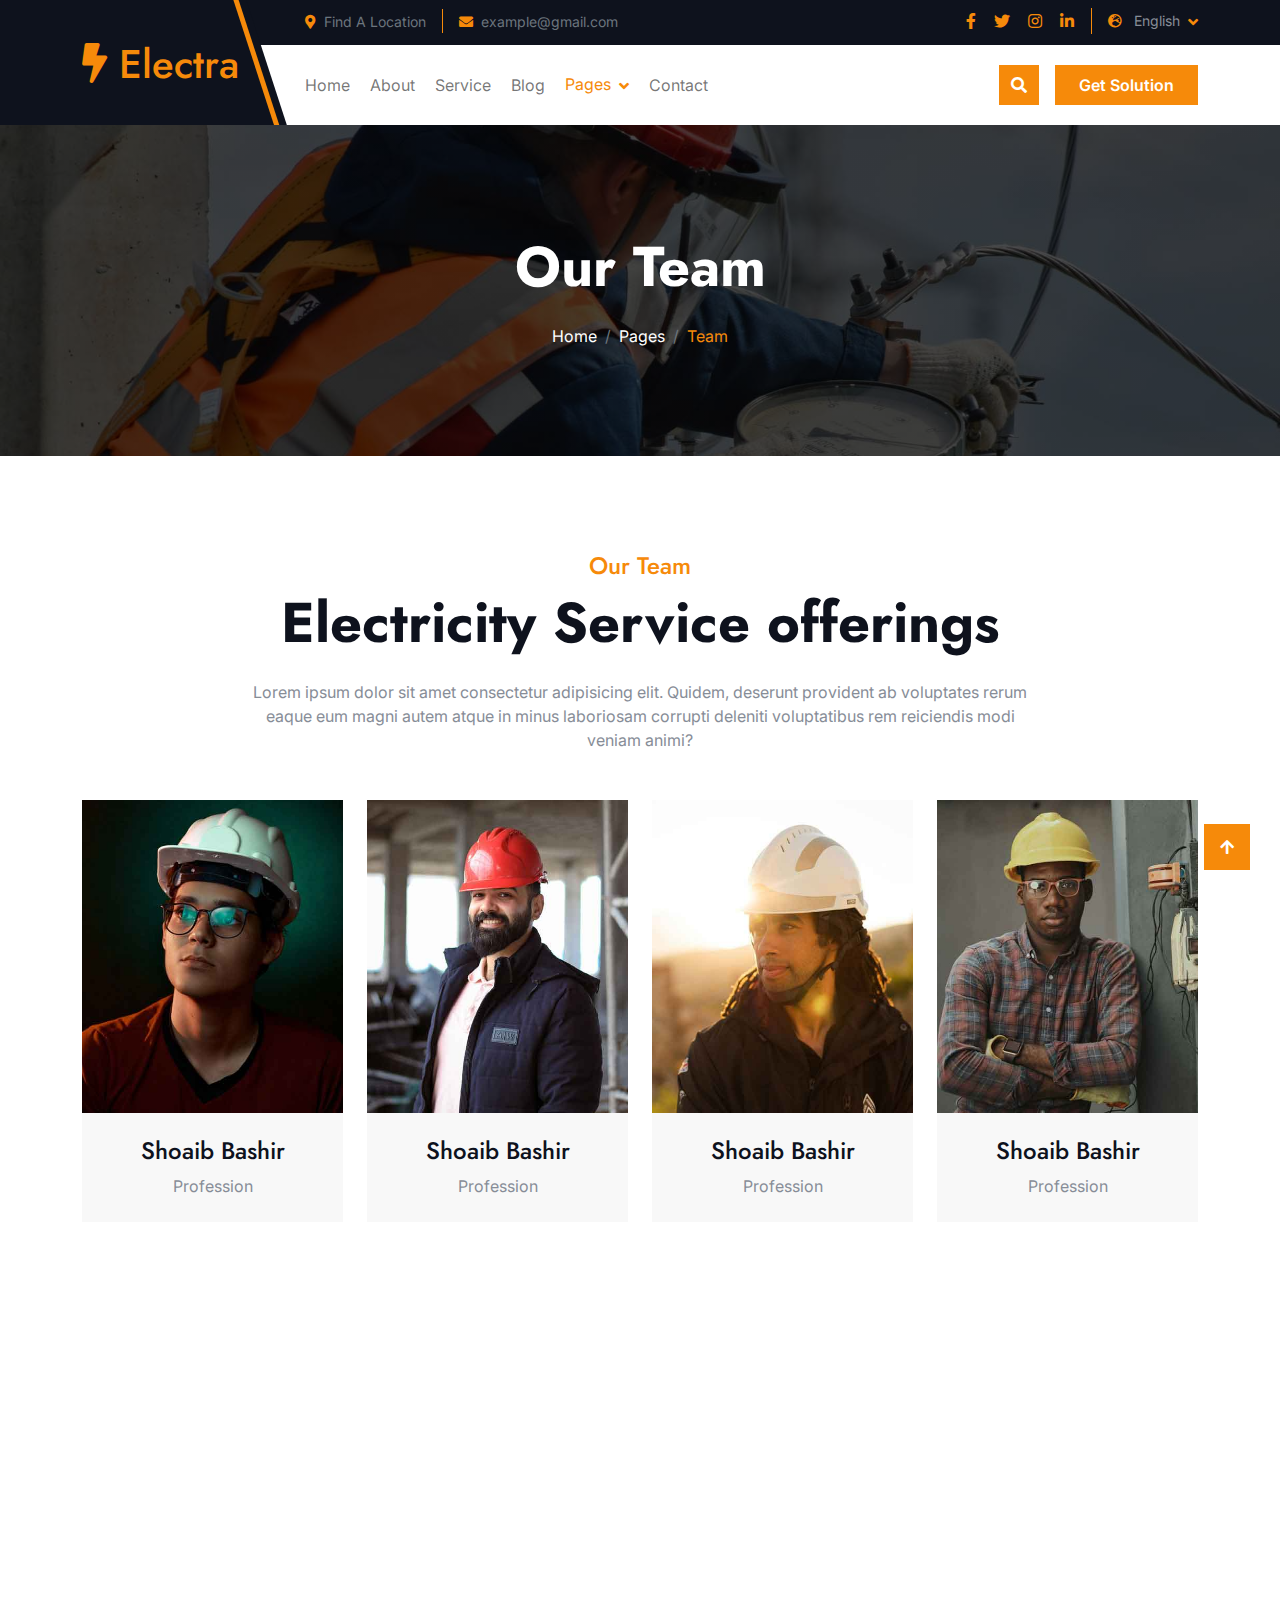
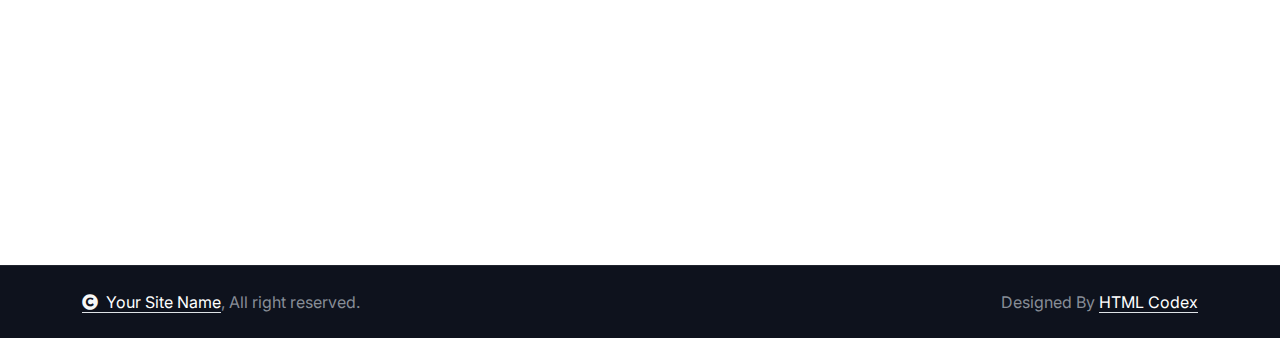
<file: Rizwan ES/team.html>
<!DOCTYPE html>
<html lang="en">

    <head>
        <meta charset="utf-8">
        <title>Electra - Electrical Website Template</title>
        <meta content="width=device-width, initial-scale=1.0" name="viewport">
        <meta content="" name="keywords">
        <meta content="" name="description">

        <!-- Google Web Fonts -->
        <link rel="preconnect" href="https://fonts.googleapis.com">
        <link rel="preconnect" href="https://fonts.gstatic.com" crossorigin>
        <link href="https://fonts.googleapis.com/css2?family=Inter:wght@100..900&family=Edu+TAS+Beginner:wght@400..700&family=Jost:ital,wght@0,100..900;1,100..900&display=swap" rel="stylesheet">

        <!-- Icon Font Stylesheet -->
        <link rel="stylesheet" href="https://use.fontawesome.com/releases/v5.15.4/css/all.css"/>
        <link href="https://cdn.jsdelivr.net/npm/bootstrap-icons@1.4.1/font/bootstrap-icons.css" rel="stylesheet">

        <!-- Libraries Stylesheet -->
        <link rel="stylesheet" href="lib/animate/animate.min.css"/>
        <link href="lib/owlcarousel/assets/owl.carousel.min.css" rel="stylesheet">


        <!-- Customized Bootstrap Stylesheet -->
        <link href="css/bootstrap.min.css" rel="stylesheet">

        <!-- Template Stylesheet -->
        <link href="css/style.css" rel="stylesheet">
    </head>

    <body>

        <!-- Spinner Start -->
        <div id="spinner" class="show bg-white position-fixed translate-middle w-100 vh-100 top-50 start-50 d-flex align-items-center justify-content-center">
            <div class="spinner-border text-primary" style="width: 3rem; height: 3rem;" role="status">
                <span class="sr-only">Loading...</span>
            </div>
        </div>
        <!-- Spinner End -->

        

        <!-- Navbar & Hero Start -->
        <div class="container-fluid header-top">
            <div class="container d-flex align-items-center">
                <div class="d-flex align-items-center h-100">
                    <a href="#" class="navbar-brand" style="height: 125px;">
                        <h1 class="text-primary mb-0"><i class="fas fa-bolt"></i> Electra</h1>
                        <!-- <img src="img/logo.png" alt="Logo"> -->
                    </a>
                </div>
                <div class="w-100 h-100">
                    <div class="topbar px-0 py-2 d-none d-lg-block" style="height: 45px;">
                        <div class="row gx-0 align-items-center">
                            <div class="col-lg-8 text-center text-lg-center mb-lg-0">
                                <div class="d-flex flex-wrap">
                                    <div class="border-end border-primary pe-3">
                                        <a href="#" class="text-muted small"><i class="fas fa-map-marker-alt text-primary me-2"></i>Find A Location</a>
                                    </div>
                                    <div class="ps-3">
                                        <a href="mailto:example@gmail.com" class="text-muted small"><i class="fas fa-envelope text-primary me-2"></i>example@gmail.com</a>
                                    </div>
                                </div>
                            </div>
                            <div class="col-lg-4 text-center text-lg-end">
                                <div class="d-flex justify-content-end">
                                    <div class="d-flex border-end border-primary pe-3">
                                        <a class="btn p-0 text-primary me-3" href="#"><i class="fab fa-facebook-f"></i></a>
                                        <a class="btn p-0 text-primary me-3" href="#"><i class="fab fa-twitter"></i></a>
                                        <a class="btn p-0 text-primary me-3" href="#"><i class="fab fa-instagram"></i></a>
                                        <a class="btn p-0 text-primary me-0" href="#"><i class="fab fa-linkedin-in"></i></a>
                                    </div>
                                    <div class="dropdown ms-3">
                                        <a href="#" class="dropdown-toggle text-white" data-bs-toggle="dropdown"><small class="text-body"><i class="fas fa-globe-europe text-primary me-2"></i> English</small></a>
                                        <div class="dropdown-menu">
                                            <a href="#" class="dropdown-item">English</a>
                                            <a href="#" class="dropdown-item">Bangla</a>
                                            <a href="#" class="dropdown-item">French</a>
                                            <a href="#" class="dropdown-item">Spanish</a>
                                            <a href="#" class="dropdown-item">Arabic</a>
                                        </div>
                                    </div>
                                </div>
                            </div>
                        </div>
                    </div>
                    <div class="nav-bar px-0 py-lg-0" style="height: 80px;">
                        <nav class="navbar navbar-expand-lg navbar-light d-flex justify-content-lg-end">
                            <a href="#" class="navbar-brand-2">
                                <h1 class="text-primary mb-0"><i class="fas fa-bolt"></i> Electra</h1>
                                <!-- <img src="img/logo.png" alt="Logo"> -->
                            </a>  
                            <button class="navbar-toggler" type="button" data-bs-toggle="collapse" data-bs-target="#navbarCollapse">
                                <span class="fa fa-bars"></span>
                            </button>
                            <div class="collapse navbar-collapse" id="navbarCollapse">
                                <div class="navbar-nav mx-0 mx-lg-auto bg-white">
                                    <a href="index.html" class="nav-item nav-link">Home</a>
                                    <a href="about.html" class="nav-item nav-link">About</a>
                                    <a href="service.html" class="nav-item nav-link">Service</a>
                                    <a href="blog.html" class="nav-item nav-link">Blog</a>
                                    <div class="nav-item dropdown active">
                                        <a href="#" class="nav-link" data-bs-toggle="dropdown">
                                            <span class="dropdown-toggle">Pages</span>
                                        </a>
                                        <div class="dropdown-menu">
                                            <a href="project.html" class="dropdown-item">Our projects</a>
                                            <a href="team.html" class="dropdown-item active">Our team</a>
                                            <a href="testimonial.html" class="dropdown-item">Testimonial</a>
                                            <a href="404.html" class="dropdown-item">404 Page</a>
                                        </div>
                                    </div>
                                    <a href="contact.html" class="nav-item nav-link">Contact</a>
                                    <div class="nav-btn ps-3">
                                        <button class="btn-search btn btn-primary btn-md-square mt-2 mt-lg-0 mb-4 mb-lg-0 flex-shrink-0" data-bs-toggle="modal" data-bs-target="#searchModal"><i class="fas fa-search"></i></button>
                                        <a href="#" class="btn btn-primary py-2 px-4 ms-0 ms-lg-3"> Get Solution</a>
                                    </div>
                                </div>
                            </div>
                        </nav>
                    </div>
                </div>
            </div>
        </div>
        <!-- Navbar & Hero End -->

        <!-- Modal Search Start -->
        <div class="modal fade" id="searchModal" tabindex="-1" aria-labelledby="exampleModalLabel" aria-hidden="true">
            <div class="modal-dialog modal-fullscreen">
                <div class="modal-content rounded-0">
                    <div class="modal-header">
                        <h5 class="modal-title" id="exampleModalLabel">Search by keyword</h5>
                        <button type="button" class="btn-close" data-bs-dismiss="modal" aria-label="Close"></button>
                    </div>
                    <div class="modal-body d-flex align-items-center bg-primary">
                        <div class="input-group w-75 mx-auto d-flex">
                            <input type="search" class="form-control p-3" placeholder="keywords" aria-describedby="search-icon-1">
                            <span id="search-icon-1" class="btn bg-light border nput-group-text p-3"><i class="fa fa-search"></i></span>
                        </div>
                    </div>
                </div>
            </div>
        </div>
        <!-- Modal Search End -->


        <!-- Header Start -->
        <div class="container-fluid bg-breadcrumb">
            <div class="container text-center py-5" style="max-width: 900px;">
                <h4 class="text-white display-4 mb-4 wow fadeInDown" data-wow-delay="0.1s">Our Team</h4>
                <ol class="breadcrumb d-flex justify-content-center mb-0 wow fadeInDown" data-wow-delay="0.3s">
                    <li class="breadcrumb-item"><a href="index.html">Home</a></li>
                    <li class="breadcrumb-item"><a href="#">Pages</a></li>
                    <li class="breadcrumb-item active text-primary">Team</li>
                </ol>    
            </div>
        </div>
        <!-- Header End -->


        <!-- Team Start -->
        <div class="container-fluid team py-5">
            <div class="container py-5">
                <div class="d-flex flex-column mx-auto text-center mb-5 wow fadeInUp" data-wow-delay="0.2s" style="max-width: 800px;">
                    <h4 class="text-primary">Our Team</h4>
                    <h1 class="display-4 mb-4">Electricity Service offerings</h1>
                    <p class="mb-0">Lorem ipsum dolor sit amet consectetur adipisicing elit. Quidem, deserunt provident ab voluptates rerum eaque eum magni autem atque in minus laboriosam corrupti deleniti voluptatibus rem reiciendis modi veniam animi?
                    </p>
                </div>
                <div class="row g-4">
                    <div class="col-md-6 col-lg-3 wow fadeInUp" data-wow-delay="0.2s">
                        <div class="team-item">
                            <div class="team-img">
                                <img src="img/team-1.jpg" class="img-fluid w-100" alt="">
                                <div class="team-icon">
                                    <a class="btn btn-square btn-primary mb-2" href=""><i class="fab fa-facebook-f"></i></a>
                                    <a class="btn btn-square btn-primary mb-2" href=""><i class="fab fa-twitter"></i></a>
                                    <a class="btn btn-square btn-primary mb-2" href=""><i class="fab fa-instagram"></i></a>
                                    <a class="btn btn-square btn-primary mb-2" href=""><i class="fab fa-linkedin-in"></i></a>
                                </div>
                            </div>
                            <div class="team-content bg-light text-center p-4">
                                <h4>Shoaib Bashir</h4>
                                <p class="mb-0">Profession</p>
                            </div>
                        </div>
                    </div>
                    <div class="col-md-6 col-lg-3 wow fadeInUp" data-wow-delay="0.4s">
                        <div class="team-item">
                            <div class="team-img">
                                <img src="img/team-2.jpg" class="img-fluid w-100" alt="">
                                <div class="team-icon">
                                    <a class="btn btn-square btn-primary mb-2" href=""><i class="fab fa-facebook-f"></i></a>
                                    <a class="btn btn-square btn-primary mb-2" href=""><i class="fab fa-twitter"></i></a>
                                    <a class="btn btn-square btn-primary mb-2" href=""><i class="fab fa-instagram"></i></a>
                                    <a class="btn btn-square btn-primary mb-2" href=""><i class="fab fa-linkedin-in"></i></a>
                                </div>
                            </div>
                            <div class="team-content bg-light text-center p-4">
                                <h4>Shoaib Bashir</h4>
                                <p class="mb-0">Profession</p>
                            </div>
                        </div>
                    </div>
                    <div class="col-md-6 col-lg-3 wow fadeInUp" data-wow-delay="0.6s">
                        <div class="team-item">
                            <div class="team-img">
                                <img src="img/team-3.jpg" class="img-fluid w-100" alt="">
                                <div class="team-icon">
                                    <a class="btn btn-square btn-primary mb-2" href=""><i class="fab fa-facebook-f"></i></a>
                                    <a class="btn btn-square btn-primary mb-2" href=""><i class="fab fa-twitter"></i></a>
                                    <a class="btn btn-square btn-primary mb-2" href=""><i class="fab fa-instagram"></i></a>
                                    <a class="btn btn-square btn-primary mb-2" href=""><i class="fab fa-linkedin-in"></i></a>
                                </div>
                            </div>
                            <div class="team-content bg-light text-center p-4">
                                <h4>Shoaib Bashir</h4>
                                <p class="mb-0">Profession</p>
                            </div>
                        </div>
                    </div>
                    <div class="col-md-6 col-lg-3 wow fadeInUp" data-wow-delay="0.8s">
                        <div class="team-item">
                            <div class="team-img">
                                <img src="img/team-4.jpg" class="img-fluid w-100" alt="">
                                <div class="team-icon">
                                    <a class="btn btn-square btn-primary mb-2" href=""><i class="fab fa-facebook-f"></i></a>
                                    <a class="btn btn-square btn-primary mb-2" href=""><i class="fab fa-twitter"></i></a>
                                    <a class="btn btn-square btn-primary mb-2" href=""><i class="fab fa-instagram"></i></a>
                                    <a class="btn btn-square btn-primary mb-2" href=""><i class="fab fa-linkedin-in"></i></a>
                                </div>
                            </div>
                            <div class="team-content bg-light text-center p-4">
                                <h4>Shoaib Bashir</h4>
                                <p class="mb-0">Profession</p>
                            </div>
                        </div>
                    </div>
                </div>
            </div>
         </div>
        <!-- Team End -->

        <!-- Footer Start -->
        <div class="container-fluid footer bg-dark py-5 wow fadeIn" data-wow-delay="0.2s">
            <div class="container py-5">
                <div class="row g-5 mb-5 align-items-center">
                    <div class="col-lg-7">
                        <div class="position-relative mx-auto">
                            <input class="form-control w-100 py-3 ps-4 pe-5" type="text" placeholder="Email address to Subscribe">
                            <button type="button" class="btn btn-primary position-absolute top-0 end-0 py-2 px-4 mt-2 me-2">Subscribe</button>
                        </div>
                    </div>
                    <div class="col-lg-5">
                        <div class="d-flex align-items-center justify-content-center justify-content-lg-end">
                            <a class="btn btn-light btn-md-square me-3" href=""><i class="fab fa-facebook-f"></i></a>
                            <a class="btn btn-light btn-md-square me-3" href=""><i class="fab fa-twitter"></i></a>
                            <a class="btn btn-light btn-md-square me-3" href=""><i class="fab fa-instagram"></i></a>
                            <a class="btn btn-light btn-md-square me-0" href=""><i class="fab fa-linkedin-in"></i></a>
                        </div>
                    </div>
                </div>
                <div class="row g-5">
                    <div class="col-md-6 col-lg-6 col-xl-3">
                        <div class="footer-item d-flex flex-column">
                            <div class="footer-item">
                                <h3 class="text-white mb-4"><i class="fas fa-bolt text-primary me-3"></i>Electra</h3>
                                <p class="mb-3">Dolor amet sit justo amet elitr clita ipsum elitr est.Lorem ipsum dolor sit amet, consectetur adipiscing elit consectetur adipiscing elit.</p>
                            </div>
                        </div>
                    </div>
                    <div class="col-md-6 col-lg-6 col-xl-3">
                        <div class="footer-item d-flex flex-column">
                            <h4 class="text-white mb-4">Quick Links</h4>
                            <a href="#"> Home</a>
                            <a href="#"> About us</a>
                            <a href="#"> Service</a>
                            <a href="#"> Testimonial</a>
                            <a href="#"> Contact Us</a>
                        </div>
                    </div>
                    <div class="col-md-6 col-lg-6 col-xl-3">
                        <div class="footer-item d-flex flex-column">
                            <h4 class="text-white mb-4">Electricity service</h4>
                            <a href="#"> Air Conditioning</a>
                            <a href="#"> Electrical Panels</a>
                            <a href="#"> Security System</a>
                            <a href="#"> Indoor Lighting</a>
                            <a href="#"> Electrical Services</a>
                        </div>
                    </div>
                    <div class="col-md-6 col-lg-6 col-xl-3">
                        <div class="footer-item d-flex flex-column">
                            <h4 class="text-white mb-4">Contact Info</h4>
                            <a href="#"><i class="fa fa-map-marker-alt text-primary me-2"></i> 123 Street, New York, USA</a>
                            <a href="mailto:info@example.com"><i class="fas fa-envelope text-primary me-2"></i> info@example.com</a>
                            <a href="mailto:info@example.com"><i class="fas fa-envelope text-primary me-2"></i> info@example.com</a>
                            <a href="tel:+012 345 67890"><i class="fas fa-phone text-primary me-2"></i> +012 345 67890</a>
                            <a href="tel:+012 345 67890" class="mb-3"><i class="fas fa-print text-primary me-2"></i> +012 345 67890</a>
                        </div>
                    </div>
                </div>
            </div>
        </div>
        <!-- Footer End -->

        
        <!-- Copyright Start -->
        <div class="container-fluid copyright py-4">
            <div class="container">
                <div class="row g-4 align-items-center">
                    <div class="col-md-6 text-center text-md-start mb-md-0">
                        <span class="text-body"><a href="#" class="border-bottom text-white"><i class="fas fa-copyright text-light me-2"></i>Your Site Name</a>, All right reserved.</span>
                    </div>
                    <div class="col-md-6 text-center text-md-end text-body">
                        <!--/*** This template is free as long as you keep the below author’s credit link/attribution link/backlink. ***/-->
                        <!--/*** If you'd like to use the template without the below author’s credit link/attribution link/backlink, ***/-->
                        <!--/*** you can purchase the Credit Removal License from "https://htmlcodex.com/credit-removal". ***/-->
                        Designed By <a class="border-bottom text-white" href="https://htmlcodex.com">HTML Codex</a>
                    </div>
                </div>
            </div>
        </div>
        <!-- Copyright End -->

         


        


        <!-- Back to Top -->
        <a href="#" class="btn btn-primary btn-lg-square back-to-top"><i class="fa fa-arrow-up"></i></a>   

        
        <!-- JavaScript Libraries -->
        <script src="https://ajax.googleapis.com/ajax/libs/jquery/3.6.4/jquery.min.js"></script>
        <script src="https://cdn.jsdelivr.net/npm/bootstrap@5.0.0/dist/js/bootstrap.bundle.min.js"></script>
        <script src="lib/wow/wow.min.js"></script>
        <script src="lib/easing/easing.min.js"></script>
        <script src="lib/waypoints/waypoints.min.js"></script>
        <script src="lib/owlcarousel/owl.carousel.min.js"></script>
        

        <!-- Template Javascript -->
        <script src="js/main.js"></script>
    </body>

</html>
</file>
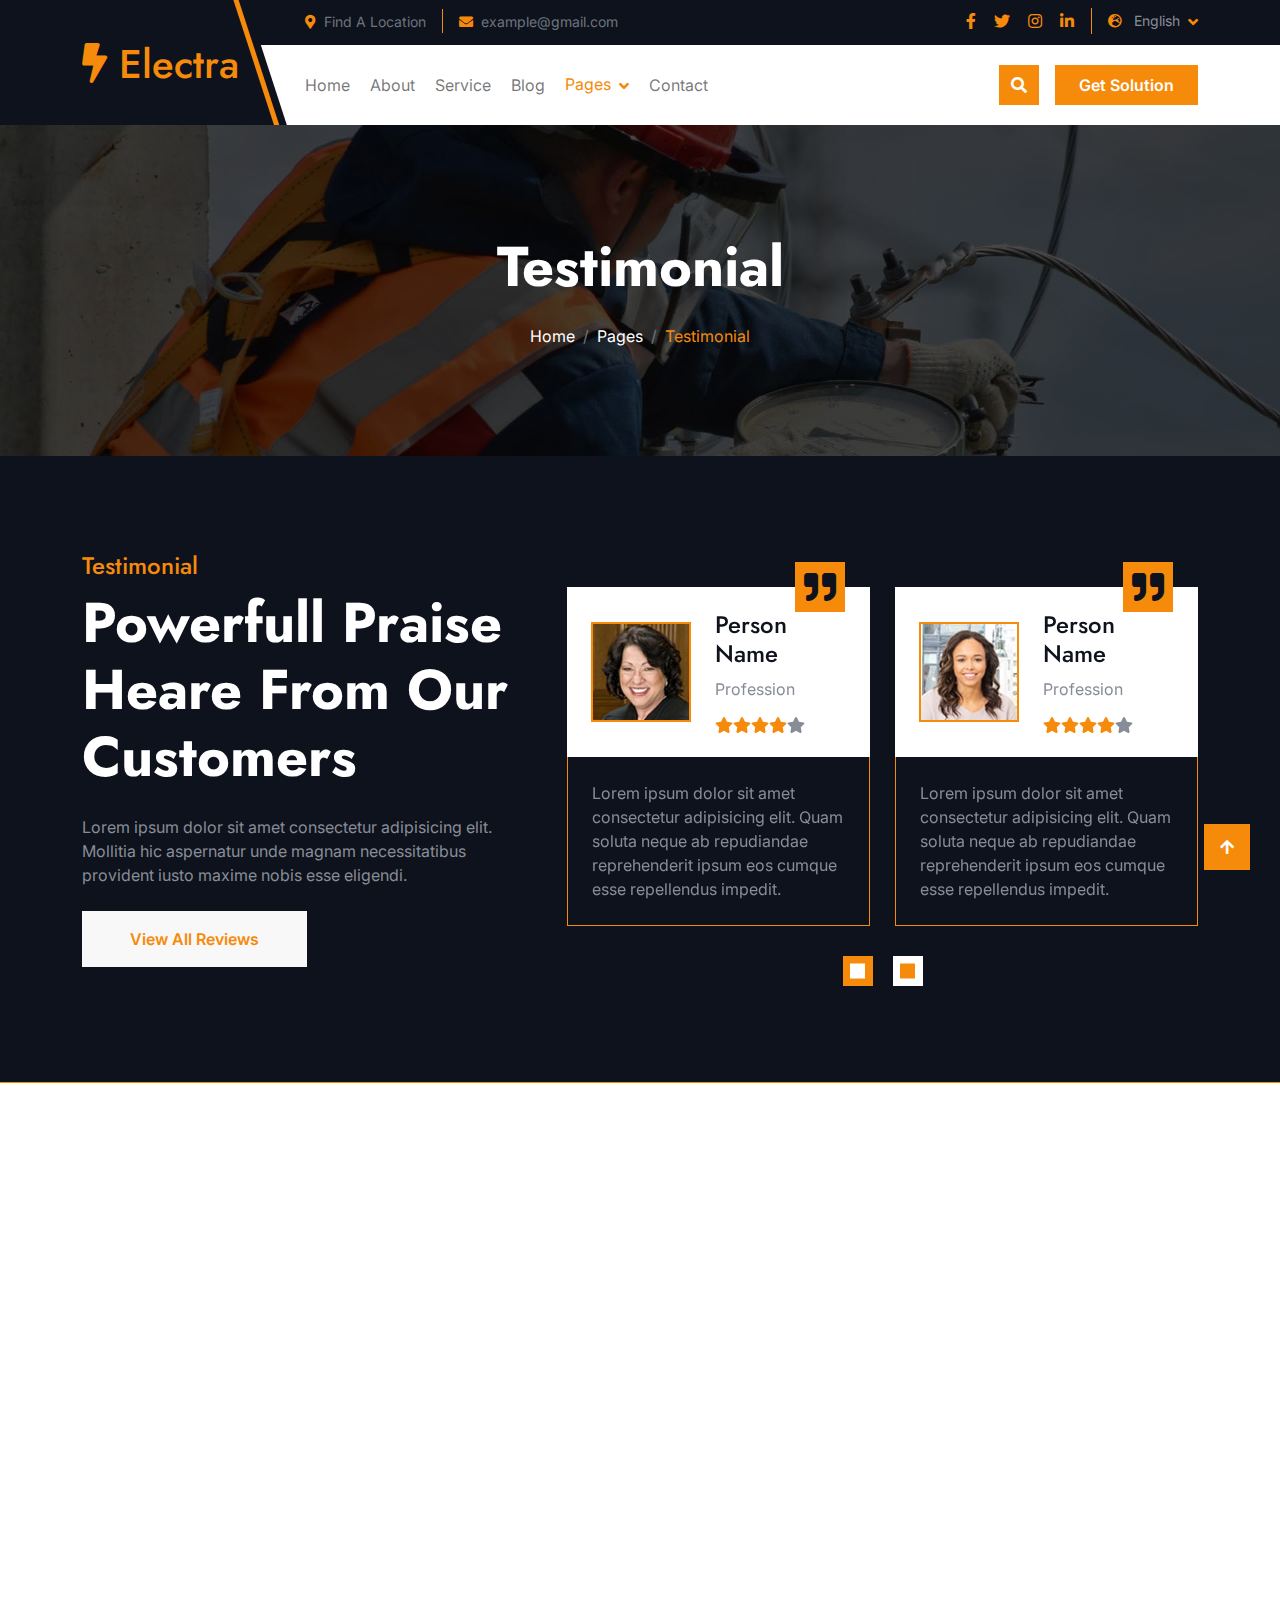
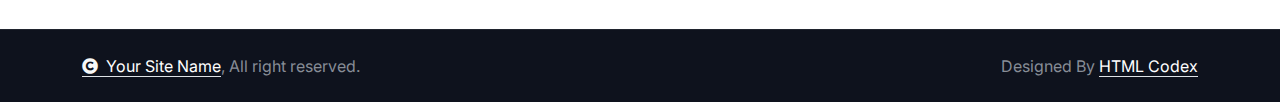
<file: Rizwan ES/testimonial.html>
<!DOCTYPE html>
<html lang="en">

    <head>
        <meta charset="utf-8">
        <title>Electra - Electrical Website Template</title>
        <meta content="width=device-width, initial-scale=1.0" name="viewport">
        <meta content="" name="keywords">
        <meta content="" name="description">

        <!-- Google Web Fonts -->
        <link rel="preconnect" href="https://fonts.googleapis.com">
        <link rel="preconnect" href="https://fonts.gstatic.com" crossorigin>
        <link href="https://fonts.googleapis.com/css2?family=Inter:wght@100..900&family=Edu+TAS+Beginner:wght@400..700&family=Jost:ital,wght@0,100..900;1,100..900&display=swap" rel="stylesheet">

        <!-- Icon Font Stylesheet -->
        <link rel="stylesheet" href="https://use.fontawesome.com/releases/v5.15.4/css/all.css"/>
        <link href="https://cdn.jsdelivr.net/npm/bootstrap-icons@1.4.1/font/bootstrap-icons.css" rel="stylesheet">

        <!-- Libraries Stylesheet -->
        <link rel="stylesheet" href="lib/animate/animate.min.css"/>
        <link href="lib/owlcarousel/assets/owl.carousel.min.css" rel="stylesheet">


        <!-- Customized Bootstrap Stylesheet -->
        <link href="css/bootstrap.min.css" rel="stylesheet">

        <!-- Template Stylesheet -->
        <link href="css/style.css" rel="stylesheet">
    </head>

    <body>

        <!-- Spinner Start -->
        <div id="spinner" class="show bg-white position-fixed translate-middle w-100 vh-100 top-50 start-50 d-flex align-items-center justify-content-center">
            <div class="spinner-border text-primary" style="width: 3rem; height: 3rem;" role="status">
                <span class="sr-only">Loading...</span>
            </div>
        </div>
        <!-- Spinner End -->

        

        <!-- Navbar & Hero Start -->
        <div class="container-fluid header-top">
            <div class="container d-flex align-items-center">
                <div class="d-flex align-items-center h-100">
                    <a href="#" class="navbar-brand" style="height: 125px;">
                        <h1 class="text-primary mb-0"><i class="fas fa-bolt"></i> Electra</h1>
                        <!-- <img src="img/logo.png" alt="Logo"> -->
                    </a>
                </div>
                <div class="w-100 h-100">
                    <div class="topbar px-0 py-2 d-none d-lg-block" style="height: 45px;">
                        <div class="row gx-0 align-items-center">
                            <div class="col-lg-8 text-center text-lg-center mb-lg-0">
                                <div class="d-flex flex-wrap">
                                    <div class="border-end border-primary pe-3">
                                        <a href="#" class="text-muted small"><i class="fas fa-map-marker-alt text-primary me-2"></i>Find A Location</a>
                                    </div>
                                    <div class="ps-3">
                                        <a href="mailto:example@gmail.com" class="text-muted small"><i class="fas fa-envelope text-primary me-2"></i>example@gmail.com</a>
                                    </div>
                                </div>
                            </div>
                            <div class="col-lg-4 text-center text-lg-end">
                                <div class="d-flex justify-content-end">
                                    <div class="d-flex border-end border-primary pe-3">
                                        <a class="btn p-0 text-primary me-3" href="#"><i class="fab fa-facebook-f"></i></a>
                                        <a class="btn p-0 text-primary me-3" href="#"><i class="fab fa-twitter"></i></a>
                                        <a class="btn p-0 text-primary me-3" href="#"><i class="fab fa-instagram"></i></a>
                                        <a class="btn p-0 text-primary me-0" href="#"><i class="fab fa-linkedin-in"></i></a>
                                    </div>
                                    <div class="dropdown ms-3">
                                        <a href="#" class="dropdown-toggle text-white" data-bs-toggle="dropdown"><small class="text-body"><i class="fas fa-globe-europe text-primary me-2"></i> English</small></a>
                                        <div class="dropdown-menu">
                                            <a href="#" class="dropdown-item">English</a>
                                            <a href="#" class="dropdown-item">Bangla</a>
                                            <a href="#" class="dropdown-item">French</a>
                                            <a href="#" class="dropdown-item">Spanish</a>
                                            <a href="#" class="dropdown-item">Arabic</a>
                                        </div>
                                    </div>
                                </div>
                            </div>
                        </div>
                    </div>
                    <div class="nav-bar px-0 py-lg-0" style="height: 80px;">
                        <nav class="navbar navbar-expand-lg navbar-light d-flex justify-content-lg-end">
                            <a href="#" class="navbar-brand-2">
                                <h1 class="text-primary mb-0"><i class="fas fa-bolt"></i> Electra</h1>
                                <!-- <img src="img/logo.png" alt="Logo"> -->
                            </a>  
                            <button class="navbar-toggler" type="button" data-bs-toggle="collapse" data-bs-target="#navbarCollapse">
                                <span class="fa fa-bars"></span>
                            </button>
                            <div class="collapse navbar-collapse" id="navbarCollapse">
                                <div class="navbar-nav mx-0 mx-lg-auto bg-white">
                                    <a href="index.html" class="nav-item nav-link">Home</a>
                                    <a href="about.html" class="nav-item nav-link">About</a>
                                    <a href="service.html" class="nav-item nav-link">Service</a>
                                    <a href="blog.html" class="nav-item nav-link">Blog</a>
                                    <div class="nav-item dropdown active">
                                        <a href="#" class="nav-link" data-bs-toggle="dropdown">
                                            <span class="dropdown-toggle">Pages</span>
                                        </a>
                                        <div class="dropdown-menu">
                                            <a href="project.html" class="dropdown-item">Our projects</a>
                                            <a href="team.html" class="dropdown-item">Our team</a>
                                            <a href="testimonial.html" class="dropdown-item active">Testimonial</a>
                                            <a href="404.html" class="dropdown-item">404 Page</a>
                                        </div>
                                    </div>
                                    <a href="contact.html" class="nav-item nav-link">Contact</a>
                                    <div class="nav-btn ps-3">
                                        <button class="btn-search btn btn-primary btn-md-square mt-2 mt-lg-0 mb-4 mb-lg-0 flex-shrink-0" data-bs-toggle="modal" data-bs-target="#searchModal"><i class="fas fa-search"></i></button>
                                        <a href="#" class="btn btn-primary py-2 px-4 ms-0 ms-lg-3"> Get Solution</a>
                                    </div>
                                </div>
                            </div>
                        </nav>
                    </div>
                </div>
            </div>
        </div>
        <!-- Navbar & Hero End -->

        <!-- Modal Search Start -->
        <div class="modal fade" id="searchModal" tabindex="-1" aria-labelledby="exampleModalLabel" aria-hidden="true">
            <div class="modal-dialog modal-fullscreen">
                <div class="modal-content rounded-0">
                    <div class="modal-header">
                        <h5 class="modal-title" id="exampleModalLabel">Search by keyword</h5>
                        <button type="button" class="btn-close" data-bs-dismiss="modal" aria-label="Close"></button>
                    </div>
                    <div class="modal-body d-flex align-items-center bg-primary">
                        <div class="input-group w-75 mx-auto d-flex">
                            <input type="search" class="form-control p-3" placeholder="keywords" aria-describedby="search-icon-1">
                            <span id="search-icon-1" class="btn bg-light border nput-group-text p-3"><i class="fa fa-search"></i></span>
                        </div>
                    </div>
                </div>
            </div>
        </div>
        <!-- Modal Search End -->


        <!-- Header Start -->
        <div class="container-fluid bg-breadcrumb">
            <div class="container text-center py-5" style="max-width: 900px;">
                <h4 class="text-white display-4 mb-4 wow fadeInDown" data-wow-delay="0.1s">Testimonial</h4>
                <ol class="breadcrumb d-flex justify-content-center mb-0 wow fadeInDown" data-wow-delay="0.3s">
                    <li class="breadcrumb-item"><a href="index.html">Home</a></li>
                    <li class="breadcrumb-item"><a href="#">Pages</a></li>
                    <li class="breadcrumb-item active text-primary">Testimonial</li>
                </ol>    
            </div>
        </div>
        <!-- Header End -->


        <!-- Testimonial Start -->
        <div class="container-fluid testimonial bg-dark border-bottom border-primary py-5">
            <div class="container py-5">
                <div class="row g-5">
                    <div class="col-lg-6 col-xl-5 wow fadeInUp" data-wow-delay="0.2s">
                        <h4 class="text-primary">Testimonial</h4>
                        <h1 class="display-4 text-white mb-4">Powerfull Praise Heare From Our Customers</h1>
                        <p class="mb-4">Lorem ipsum dolor sit amet consectetur adipisicing elit. Mollitia hic aspernatur unde magnam necessitatibus provident iusto maxime nobis esse eligendi.
                        </p>
                        <a class="btn btn-light py-3 px-5" href="#">View All Reviews</a>
                    </div>
                    <div class="col-lg-6 col-xl-7 wow fadeInUp" data-wow-delay="0.4s">
                        <div class="owl-carousel testimonial-carousel">
                            <div class="testimonial-item">
                                <div class="testimonial-quote"><i class="fa fa-quote-right fa-2x"></i>
                                </div>
                                <div class="testimonial-inner p-4">
                                    <img src="img/testimonial-1.jpg" class="img-fluid" alt="">
                                    <div class="ms-4">
                                        <h4>Person Name</h4>
                                        <p>Profession</p>
                                        <div class="d-flex text-primary">
                                            <i class="fas fa-star"></i>
                                            <i class="fas fa-star"></i>
                                            <i class="fas fa-star"></i>
                                            <i class="fas fa-star"></i>
                                            <i class="fas fa-star text-body"></i>
                                        </div>
                                    </div>
                                </div>
                                <div class="customer-text p-4">
                                    <p class="mb-0">Lorem ipsum dolor sit amet consectetur adipisicing elit. Quam soluta neque ab repudiandae reprehenderit ipsum eos cumque esse repellendus impedit.</p>
                                </div>
                            </div>
                            <div class="testimonial-item">
                                <div class="testimonial-quote"><i class="fa fa-quote-right fa-2x"></i>
                                </div>
                                <div class="testimonial-inner p-4">
                                    <img src="img/testimonial-2.jpg" class="img-fluid" alt="">
                                    <div class="ms-4">
                                        <h4>Person Name</h4>
                                        <p>Profession</p>
                                        <div class="d-flex text-primary">
                                            <i class="fas fa-star"></i>
                                            <i class="fas fa-star"></i>
                                            <i class="fas fa-star"></i>
                                            <i class="fas fa-star"></i>
                                            <i class="fas fa-star text-body"></i>
                                        </div>
                                    </div>
                                </div>
                                <div class="customer-text p-4">
                                    <p class="mb-0">Lorem ipsum dolor sit amet consectetur adipisicing elit. Quam soluta neque ab repudiandae reprehenderit ipsum eos cumque esse repellendus impedit.</p>
                                </div>
                            </div>
                            <div class="testimonial-item">
                                <div class="testimonial-quote"><i class="fa fa-quote-right fa-2x"></i>
                                </div>
                                <div class="testimonial-inner p-4">
                                    <img src="img/testimonial-3.jpg" class="img-fluid" alt="">
                                    <div class="ms-4">
                                        <h4>Person Name</h4>
                                        <p>Profession</p>
                                        <div class="d-flex text-primary">
                                            <i class="fas fa-star"></i>
                                            <i class="fas fa-star"></i>
                                            <i class="fas fa-star"></i>
                                            <i class="fas fa-star"></i>
                                            <i class="fas fa-star text-body"></i>
                                        </div>
                                    </div>
                                </div>
                                <div class="customer-text p-4">
                                    <p class="mb-0">Lorem ipsum dolor sit amet consectetur adipisicing elit. Quam soluta neque ab repudiandae reprehenderit ipsum eos cumque esse repellendus impedit.</p>
                                </div>
                            </div>
                        </div>
                    </div>
                </div>
            </div>
         </div>
        <!-- Testimonial End -->

        <!-- Footer Start -->
        <div class="container-fluid footer bg-dark py-5 wow fadeIn" data-wow-delay="0.2s">
            <div class="container py-5">
                <div class="row g-5 mb-5 align-items-center">
                    <div class="col-lg-7">
                        <div class="position-relative mx-auto">
                            <input class="form-control w-100 py-3 ps-4 pe-5" type="text" placeholder="Email address to Subscribe">
                            <button type="button" class="btn btn-primary position-absolute top-0 end-0 py-2 px-4 mt-2 me-2">Subscribe</button>
                        </div>
                    </div>
                    <div class="col-lg-5">
                        <div class="d-flex align-items-center justify-content-center justify-content-lg-end">
                            <a class="btn btn-light btn-md-square me-3" href=""><i class="fab fa-facebook-f"></i></a>
                            <a class="btn btn-light btn-md-square me-3" href=""><i class="fab fa-twitter"></i></a>
                            <a class="btn btn-light btn-md-square me-3" href=""><i class="fab fa-instagram"></i></a>
                            <a class="btn btn-light btn-md-square me-0" href=""><i class="fab fa-linkedin-in"></i></a>
                        </div>
                    </div>
                </div>
                <div class="row g-5">
                    <div class="col-md-6 col-lg-6 col-xl-3">
                        <div class="footer-item d-flex flex-column">
                            <div class="footer-item">
                                <h3 class="text-white mb-4"><i class="fas fa-bolt text-primary me-3"></i>Electra</h3>
                                <p class="mb-3">Dolor amet sit justo amet elitr clita ipsum elitr est.Lorem ipsum dolor sit amet, consectetur adipiscing elit consectetur adipiscing elit.</p>
                            </div>
                        </div>
                    </div>
                    <div class="col-md-6 col-lg-6 col-xl-3">
                        <div class="footer-item d-flex flex-column">
                            <h4 class="text-white mb-4">Quick Links</h4>
                            <a href="#"> Home</a>
                            <a href="#"> About us</a>
                            <a href="#"> Service</a>
                            <a href="#"> Testimonial</a>
                            <a href="#"> Contact Us</a>
                        </div>
                    </div>
                    <div class="col-md-6 col-lg-6 col-xl-3">
                        <div class="footer-item d-flex flex-column">
                            <h4 class="text-white mb-4">Electricity service</h4>
                            <a href="#"> Air Conditioning</a>
                            <a href="#"> Electrical Panels</a>
                            <a href="#"> Security System</a>
                            <a href="#"> Indoor Lighting</a>
                            <a href="#"> Electrical Services</a>
                        </div>
                    </div>
                    <div class="col-md-6 col-lg-6 col-xl-3">
                        <div class="footer-item d-flex flex-column">
                            <h4 class="text-white mb-4">Contact Info</h4>
                            <a href="#"><i class="fa fa-map-marker-alt text-primary me-2"></i> 123 Street, New York, USA</a>
                            <a href="mailto:info@example.com"><i class="fas fa-envelope text-primary me-2"></i> info@example.com</a>
                            <a href="mailto:info@example.com"><i class="fas fa-envelope text-primary me-2"></i> info@example.com</a>
                            <a href="tel:+012 345 67890"><i class="fas fa-phone text-primary me-2"></i> +012 345 67890</a>
                            <a href="tel:+012 345 67890" class="mb-3"><i class="fas fa-print text-primary me-2"></i> +012 345 67890</a>
                        </div>
                    </div>
                </div>
            </div>
        </div>
        <!-- Footer End -->

        
        <!-- Copyright Start -->
        <div class="container-fluid copyright py-4">
            <div class="container">
                <div class="row g-4 align-items-center">
                    <div class="col-md-6 text-center text-md-start mb-md-0">
                        <span class="text-body"><a href="#" class="border-bottom text-white"><i class="fas fa-copyright text-light me-2"></i>Your Site Name</a>, All right reserved.</span>
                    </div>
                    <div class="col-md-6 text-center text-md-end text-body">
                        <!--/*** This template is free as long as you keep the below author’s credit link/attribution link/backlink. ***/-->
                        <!--/*** If you'd like to use the template without the below author’s credit link/attribution link/backlink, ***/-->
                        <!--/*** you can purchase the Credit Removal License from "https://htmlcodex.com/credit-removal". ***/-->
                        Designed By <a class="border-bottom text-white" href="https://htmlcodex.com">HTML Codex</a>
                    </div>
                </div>
            </div>
        </div>
        <!-- Copyright End -->

         


        


        <!-- Back to Top -->
        <a href="#" class="btn btn-primary btn-lg-square back-to-top"><i class="fa fa-arrow-up"></i></a>   

        
        <!-- JavaScript Libraries -->
        <script src="https://ajax.googleapis.com/ajax/libs/jquery/3.6.4/jquery.min.js"></script>
        <script src="https://cdn.jsdelivr.net/npm/bootstrap@5.0.0/dist/js/bootstrap.bundle.min.js"></script>
        <script src="lib/wow/wow.min.js"></script>
        <script src="lib/easing/easing.min.js"></script>
        <script src="lib/waypoints/waypoints.min.js"></script>
        <script src="lib/owlcarousel/owl.carousel.min.js"></script>
        

        <!-- Template Javascript -->
        <script src="js/main.js"></script>
    </body>

</html>
</file>
<file: assets/css/templatemo-digimedia-v3.css>
/*

TemplateMo 568 DigiMedia

https://templatemo.com/tm-568-digimedia

*/

/* ---------------------------------------------
Table of contents
------------------------------------------------
01. font & reset css
02. reset
03. global styles
04. header
05. banner
06. features
07. testimonials
08. contact
09. footer
10. preloader
11. search
12. portfolio

--------------------------------------------- */
/* 
---------------------------------------------
font & reset css
--------------------------------------------- 
*/
/* 
---------------------------------------------
reset
--------------------------------------------- 
*/
html,
body,
div,
span,
applet,
object,
iframe,
h1,
h2,
h3,
h4,
h5,
h6,
p,
blockquote,
div pre,
a,
abbr,
acronym,
address,
big,
cite,
code,
del,
dfn,
em,
font,
img,
ins,
kbd,
q,
s,
samp,
small,
strike,
strong,
sub,
sup,
tt,
var,
b,
u,
i,
center,
dl,
dt,
dd,
ol,
ul,
li,
figure,
header,
nav,
section,
article,
aside,
footer,
figcaption {
  margin: 0;
  padding: 0;
  border: 0;
  outline: 0;
}

/* clear fix */
.grid:after {
  content: '';
  display: block;
  clear: both;
}

/* ---- .grid-item ---- */

.grid-sizer,
.grid-item {
  width: 50%;
}

.grid-item {
  float: left;
}

.grid-item img {
  display: block;
  max-width: 100%;
}

.clearfix:after {
  content: ".";
  display: block;
  clear: both;
  visibility: hidden;
  line-height: 0;
  height: 0;
}

.clearfix {
  display: inline-block;
}

html[xmlns] .clearfix {
  display: block;
}

* html .clearfix {
  height: 1%;
}

ul,
li {
  padding: 0;
  margin: 0;
  list-style: none;
}

header,
nav,
section,
article,
aside,
footer,
hgroup {
  display: block;
}

* {
  box-sizing: border-box;
}

html,
body {
  font-family: 'Poppins', sans-serif;
  font-weight: 400;
  background-color: #fff;
  -ms-text-size-adjust: 100%;
  -webkit-font-smoothing: antialiased;
  -moz-osx-font-smoothing: grayscale;
}

a {
  text-decoration: none !important;
}

h1,
h2,
h3,
h4,
h5,
h6 {
  margin-top: 0px;
  margin-bottom: 0px;
}

ul {
  margin-bottom: 0px;
}

p {
  font-size: 15px;
  line-height: 30px;
  font-weight: 300;
  color: #afafaf;
}

img {
  width: 100%;
  overflow: hidden;
}

/* 
---------------------------------------------
global styles
--------------------------------------------- 
*/
html,
body {
  background: #fff;
  font-family: 'Poppins', sans-serif;
}

::selection {
  background: #4da6e7;
  color: #fff !important;
}

::-moz-selection {
  background: #4da6e7;
  color: #fff !important;
}

@media (max-width: 991px) {

  html,
  body {
    overflow-x: hidden;
  }

  .mobile-top-fix {
    margin-top: 30px;
    margin-bottom: 0px;
  }

  .mobile-bottom-fix {
    margin-bottom: 30px;
  }

  .mobile-bottom-fix-big {
    margin-bottom: 60px;
  }
}

.page-section {
  margin-top: 120px;
}

.section-heading {
  position: relative;
  z-index: 2;
}

.section-heading h6 {
  font-size: 15px;
  font-weight: 700;
  color: #4da6e7;
  text-transform: uppercase;
  margin-bottom: 15px;
}

.section-heading h4 {
  color: #2a2a2a;
  font-size: 35px;
  font-weight: 700;
  text-transform: capitalize;
  margin-bottom: 25px;
}

.section-heading h4 em {
  font-style: normal;
  color: #4da6e7;
}

.section-heading .line-dec {
  width: 50px;
  height: 2px;
  background-color: #4da6e7;
}

.border-first-button a {
  display: inline-block !important;
  padding: 10px 20px !important;
  color: #4da6e7 !important;
  border: 1px solid #4da6e7 !important;
  border-radius: 23px;
  font-weight: 500 !important;
  letter-spacing: 0.3px !important;
  transition: all .5s;
}

.border-first-button a:hover {
  background-color: #4da6e7;
  color: #fff !important;
}



/* 
---------------------------------------------
header
--------------------------------------------- 
*/

.pre-header {
  background-color: #efefef;
  height: 60px;
  padding: 15px 0px;
}

.pre-header ul li {
  display: inline-block;
}

.pre-header ul.info li {
  margin-right: 45px;
}

.pre-header ul.info li a {
  color: #afafaf;
  font-size: 14px;
  transition: all .3s;
}

.pre-header ul.info li a:hover {
  color: #4da6e7;
}

.pre-header ul.info li a i {
  font-size: 18px;
  margin-right: 8px;
}

.pre-header ul.social-media {
  text-align: right;
}

.pre-header ul.social-media li {
  margin-left: 5px;
}

.pre-header ul.social-media li a {
  background-color: #afafaf;
  color: #fff;
  display: inline-block;
  width: 30px;
  height: 30px;
  line-height: 30px;
  text-align: center;
  border-radius: 50%;
  font-size: 14px;
  transition: all .3s;
}

.pre-header ul.social-media li a:hover {
  background-color: #4da6e7;
}

.background-header {
  background-color: #fff !important;
  height: 80px !important;
  position: fixed !important;
  top: 0px;
  left: 0px;
  right: 0px;
  box-shadow: 0px 5px 8px rgba(0, 0, 0, 0.03);
}

.background-header .logo,
.background-header .main-nav .nav li a {
  color: #fff;
}

.background-header .main-nav .nav li:hover a {
  color: #4da6e7;
}

.background-header .nav li a.active {
  position: relative;
  color: #fff;
}

.background-header .nav li a.active:after {
  position: absolute;
  width: 100%;
  height: 1px;
  background-color: #4da6e7;
  content: '';
  left: 50%;
  bottom: -20px;
  transform: translateX(-50%);
}

.background-header .nav li:last-child a.active:after {
  background-color: transparent;
}

.header-area {
  background-color: #fff;
  box-shadow: 0px 5px 8px rgba(0, 0, 0, 0.03);
  position: absolute;
  left: 0px;
  right: 0px;
  z-index: 100;
  height: 100px;
  -webkit-transition: all .5s ease 0s;
  -moz-transition: all .5s ease 0s;
  -o-transition: all .5s ease 0s;
  transition: all .5s ease 0s;
}

.header-area .main-nav {
  min-height: 80px;
  background: transparent;
}

.header-area .main-nav .logo {
  float: left;
  -webkit-transition: all 0.3s ease 0s;
  -moz-transition: all 0.3s ease 0s;
  -o-transition: all 0.3s ease 0s;
  transition: all 0.3s ease 0s;
}

.header-area .main-nav .logo {
  line-height: 100px;
  float: left;
  -webkit-transition: all 0.3s ease 0s;
  -moz-transition: all 0.3s ease 0s;
  -o-transition: all 0.3s ease 0s;
  transition: all 0.3s ease 0s;
}

.background-header .main-nav .logo {
  line-height: 80px;
}

.background-header .main-nav .nav {
  margin-top: 20px !important;
}

.header-area .main-nav .nav {
  float: right;
  margin-top: 30px;
  margin-right: 0px;
  background-color: transparent;
  -webkit-transition: all 0.3s ease 0s;
  -moz-transition: all 0.3s ease 0s;
  -o-transition: all 0.3s ease 0s;
  transition: all 0.3s ease 0s;
  position: relative;
  z-index: 999;
}

.header-area .main-nav .nav li {
  padding-left: 20px;
  padding-right: 20px;
}

.header-area .main-nav .nav li:last-child {
  padding-right: 0px;
  padding-left: 40px;
}

.header-area .main-nav .nav li:last-child a,
.background-header .main-nav .nav li:last-child a {
  padding: 0px 20px !important;
  font-weight: 400;
}

.header-area .main-nav .nav li:last-child a:hover,
.background-header .main-nav .nav li:last-child a:hover {
  color: #fff !important;
}

.header-area .main-nav .nav li a {
  display: block;
  font-weight: 500;
  font-size: 15px;
  color: #2a2a2a;
  text-transform: capitalize;
  -webkit-transition: all 0.3s ease 0s;
  -moz-transition: all 0.3s ease 0s;
  -o-transition: all 0.3s ease 0s;
  transition: all 0.3s ease 0s;
  height: 40px;
  line-height: 40px;
  border: transparent;
  letter-spacing: 1px;
}

.header-area .main-nav .nav li:hover a,
.header-area .main-nav .nav li a.active {
  color: #4da6e7 !important;
}

.background-header .main-nav .nav li:hover a,
.background-header .main-nav .nav li a.active {
  color: #4da6e7 !important;
  opacity: 1;
}

.header-area .main-nav .nav li.submenu {
  position: relative;
  padding-right: 30px;
}

.header-area .main-nav .nav li.submenu:after {
  font-family: FontAwesome;
  content: "\f107";
  font-size: 12px;
  color: #2a2a2a;
  position: absolute;
  right: 18px;
  top: 12px;
}

.background-header .main-nav .nav li.submenu:after {
  color: #2a2a2a;
}

.header-area .main-nav .nav li.submenu ul {
  position: absolute;
  width: 200px;
  box-shadow: 0 2px 28px 0 rgba(0, 0, 0, 0.06);
  overflow: hidden;
  top: 50px;
  opacity: 0;
  transform: translateY(+2em);
  visibility: hidden;
  z-index: -1;
  transition: all 0.3s ease-in-out 0s, visibility 0s linear 0.3s, z-index 0s linear 0.01s;
}

.header-area .main-nav .nav li.submenu ul li {
  margin-left: 0px;
  padding-left: 0px;
  padding-right: 0px;
}

.header-area .main-nav .nav li.submenu ul li a {
  opacity: 1;
  display: block;
  background: #f7f7f7;
  color: #2a2a2a !important;
  padding-left: 20px;
  height: 40px;
  line-height: 40px;
  -webkit-transition: all 0.3s ease 0s;
  -moz-transition: all 0.3s ease 0s;
  -o-transition: all 0.3s ease 0s;
  transition: all 0.3s ease 0s;
  position: relative;
  font-size: 13px;
  font-weight: 400;
  border-bottom: 1px solid #eee;
}

.header-area .main-nav .nav li.submenu ul li a:hover {
  background: #fff;
  color: #4da6e7 !important;
  padding-left: 25px;
}

.header-area .main-nav .nav li.submenu ul li a:hover:before {
  width: 3px;
}

.header-area .main-nav .nav li.submenu:hover ul {
  visibility: visible;
  opacity: 1;
  z-index: 1;
  transform: translateY(0%);
  transition-delay: 0s, 0s, 0.3s;
}

.header-area .main-nav .menu-trigger {
  cursor: pointer;
  display: block;
  position: absolute;
  top: 33px;
  width: 32px;
  height: 40px;
  text-indent: -9999em;
  z-index: 99;
  right: 40px;
  display: none;
}

.background-header .main-nav .menu-trigger {
  top: 23px;
}

.header-area .main-nav .menu-trigger span,
.header-area .main-nav .menu-trigger span:before,
.header-area .main-nav .menu-trigger span:after {
  -moz-transition: all 0.4s;
  -o-transition: all 0.4s;
  -webkit-transition: all 0.4s;
  transition: all 0.4s;
  background-color: #2a2a2a;
  display: block;
  position: absolute;
  width: 30px;
  height: 2px;
  left: 0;
}

.background-header .main-nav .menu-trigger span,
.background-header .main-nav .menu-trigger span:before,
.background-header .main-nav .menu-trigger span:after {
  background-color: #2a2a2a;
}

.header-area .main-nav .menu-trigger span:before,
.header-area .main-nav .menu-trigger span:after {
  -moz-transition: all 0.4s;
  -o-transition: all 0.4s;
  -webkit-transition: all 0.4s;
  transition: all 0.4s;
  background-color: #2a2a2a;
  display: block;
  position: absolute;
  width: 30px;
  height: 2px;
  left: 0;
  width: 75%;
}

.background-header .main-nav .menu-trigger span:before,
.background-header .main-nav .menu-trigger span:after {
  background-color: #2a2a2a;
}

.header-area .main-nav .menu-trigger span:before,
.header-area .main-nav .menu-trigger span:after {
  content: "";
}

.header-area .main-nav .menu-trigger span {
  top: 16px;
}

.header-area .main-nav .menu-trigger span:before {
  -moz-transform-origin: 33% 100%;
  -ms-transform-origin: 33% 100%;
  -webkit-transform-origin: 33% 100%;
  transform-origin: 33% 100%;
  top: -10px;
  z-index: 10;
}

.header-area .main-nav .menu-trigger span:after {
  -moz-transform-origin: 33% 0;
  -ms-transform-origin: 33% 0;
  -webkit-transform-origin: 33% 0;
  transform-origin: 33% 0;
  top: 10px;
}

.header-area .main-nav .menu-trigger.active span,
.header-area .main-nav .menu-trigger.active span:before,
.header-area .main-nav .menu-trigger.active span:after {
  background-color: transparent;
  width: 100%;
}

.header-area .main-nav .menu-trigger.active span:before {
  -moz-transform: translateY(6px) translateX(1px) rotate(45deg);
  -ms-transform: translateY(6px) translateX(1px) rotate(45deg);
  -webkit-transform: translateY(6px) translateX(1px) rotate(45deg);
  transform: translateY(6px) translateX(1px) rotate(45deg);
  background-color: #2a2a2a;
}

.background-header .main-nav .menu-trigger.active span:before {
  background-color: #2a2a2a;
}

.header-area .main-nav .menu-trigger.active span:after {
  -moz-transform: translateY(-6px) translateX(1px) rotate(-45deg);
  -ms-transform: translateY(-6px) translateX(1px) rotate(-45deg);
  -webkit-transform: translateY(-6px) translateX(1px) rotate(-45deg);
  transform: translateY(-6px) translateX(1px) rotate(-45deg);
  background-color: #2a2a2a;
}

.background-header .main-nav .menu-trigger.active span:after {
  background-color: #2a2a2a;
}

.header-area.header-sticky {
  min-height: 80px;
}

.header-area .nav {
  margin-top: 30px;
}

.header-area.header-sticky .nav li a.active {
  color: #4da6e7;
}

@media (max-width: 1200px) {
  .header-area .main-nav .nav li {
    padding-left: 12px;
    padding-right: 12px;
  }

  .header-area .main-nav:before {
    display: none;
  }
}

@media (max-width: 992px) {

  .header-area .main-nav .nav li:last-child,
  .background-header .main-nav .nav li:last-child {
    display: none;
  }

  .header-area .main-nav .nav li:nth-child(6),
  .background-header .main-nav .nav li:nth-child(6) {
    padding-right: 0px;
  }

  .background-header .nav li a.active:after {
    display: none;
  }
}

@media (max-width: 767px) {
  .pre-header ul.info li:last-child {
    display: none;
  }

  .background-header .main-nav .nav {
    margin-top: 80px !important;
  }

  .header-area .main-nav .logo {
    color: #1e1e1e;
  }

  .header-area.header-sticky .nav li a:hover,
  .header-area.header-sticky .nav li a.active {
    color: #4da6e7 !important;
    opacity: 1;
  }

  .header-area.header-sticky .nav li.search-icon a {
    width: 100%;
  }

  .header-area {
    background-color: #fff;
    padding: 0px 15px;
    height: 100px;
    box-shadow: none;
    text-align: center;
    box-shadow: 0px 5px 8px rgba(0, 0, 0, 0.03);
  }

  .header-area .container {
    padding: 0px;
  }

  .header-area .logo {
    margin-left: 30px;
  }

  .header-area .menu-trigger {
    display: block !important;
  }

  .header-area .main-nav {
    overflow: hidden;
  }

  .header-area .main-nav .nav {
    float: none;
    width: 100%;
    display: none;
    -webkit-transition: all 0s ease 0s;
    -moz-transition: all 0s ease 0s;
    -o-transition: all 0s ease 0s;
    transition: all 0s ease 0s;
    margin-left: 0px;
  }

  .background-header .nav {
    margin-top: 80px;
  }

  .header-area .main-nav .nav li:first-child {
    border-top: 1px solid #eee;
  }

  .header-area.header-sticky .nav {
    margin-top: 100px;
  }

  .header-area .main-nav .nav li {
    width: 100%;
    background: #fff;
    border-bottom: 1px solid #e7e7e7;
    padding-left: 0px !important;
    padding-right: 0px !important;
  }

  .header-area .main-nav .nav li a {
    height: 50px !important;
    line-height: 50px !important;
    padding: 0px !important;
    border: none !important;
    background: #f7f7f7 !important;
    color: #191a20 !important;
  }

  .header-area .main-nav .nav li a:hover {
    background: #eee !important;
    color: #4da6e7 !important;
  }

  .header-area .main-nav .nav li.submenu ul {
    position: relative;
    visibility: inherit;
    opacity: 1;
    z-index: 1;
    transform: translateY(0%);
    transition-delay: 0s, 0s, 0.3s;
    top: 0px;
    width: 100%;
    box-shadow: none;
    height: 0px;
  }

  .header-area .main-nav .nav li.submenu ul li a {
    font-size: 12px;
    font-weight: 400;
  }

  .header-area .main-nav .nav li.submenu ul li a:hover:before {
    width: 0px;
  }

  .header-area .main-nav .nav li.submenu ul.active {
    height: auto !important;
  }

  .header-area .main-nav .nav li.submenu:after {
    color: #3B566E;
    right: 25px;
    font-size: 14px;
    top: 15px;
  }

  .header-area .main-nav .nav li.submenu:hover ul,
  .header-area .main-nav .nav li.submenu:focus ul {
    height: 0px;
  }
}

@media (min-width: 767px) {
  .header-area .main-nav .nav {
    display: flex !important;
  }
}

/* 
---------------------------------------------
preloader
--------------------------------------------- 
*/

.js-preloader {
  position: fixed;
  top: 0;
  left: 0;
  right: 0;
  bottom: 0;
  background-color: #fff;
  display: -webkit-box;
  display: flex;
  -webkit-box-align: center;
  align-items: center;
  -webkit-box-pack: center;
  justify-content: center;
  opacity: 1;
  visibility: visible;
  z-index: 9999;
  -webkit-transition: opacity 0.25s ease;
  transition: opacity 0.25s ease;
}

.js-preloader.loaded {
  opacity: 0;
  visibility: hidden;
  pointer-events: none;
}

@-webkit-keyframes dot {
  50% {
    -webkit-transform: translateX(96px);
    transform: translateX(96px);
  }
}

@keyframes dot {
  50% {
    -webkit-transform: translateX(96px);
    transform: translateX(96px);
  }
}

@-webkit-keyframes dots {
  50% {
    -webkit-transform: translateX(-31px);
    transform: translateX(-31px);
  }
}

@keyframes dots {
  50% {
    -webkit-transform: translateX(-31px);
    transform: translateX(-31px);
  }
}

.preloader-inner {
  position: relative;
  width: 142px;
  height: 40px;
  background: #fff;
}

.preloader-inner .dot {
  position: absolute;
  width: 16px;
  height: 16px;
  top: 12px;
  left: 15px;
  background: #4da6e7;
  border-radius: 50%;
  -webkit-transform: translateX(0);
  transform: translateX(0);
  -webkit-animation: dot 2.8s infinite;
  animation: dot 2.8s infinite;
}

.preloader-inner .dots {
  -webkit-transform: translateX(0);
  transform: translateX(0);
  margin-top: 12px;
  margin-left: 31px;
  -webkit-animation: dots 2.8s infinite;
  animation: dots 2.8s infinite;
}

.preloader-inner .dots span {
  display: block;
  float: left;
  width: 16px;
  height: 16px;
  margin-left: 16px;
  background: #4da6e7;
  border-radius: 50%;
}



/* 
---------------------------------------------
Banner Style
--------------------------------------------- 
*/

.main-banner {
  background-repeat: no-repeat;
  background-position: center center;
  background-size: cover;
  padding: 226px 0px 120px 0px;
  position: relative;
  overflow: hidden;
}

.main-banner:after {
  content: '';
  background-image: url(../images/slider-left-dec.jpg);
  background-repeat: no-repeat;
  position: absolute;
  left: 0;
  top: 60px;
  width: 262px;
  height: 625px;
  z-index: 1;
}

.main-banner:before {
  content: '';
  background-image: url(../images/slider-right-dec.jpg);
  background-repeat: no-repeat;
  position: absolute;
  right: 0;
  top: 60px;
  width: 1159px;
  height: 797px;
  z-index: -1;
}

.main-banner .left-content {
  margin-right: 15px;
}

.main-banner .left-content h6 {
  text-transform: capitalize;
  font-size: 20px;
  font-weight: 700;
  color: #4da6e7;
  margin-bottom: 15px;
  text-transform: uppercase;
}

.main-banner .left-content h2 {
  z-index: 2;
  position: relative;
  font-weight: 700;
  font-size: 50px;
  color: #2a2a2a;
  margin-bottom: 20px;
}

.main-banner .left-content p {
  margin-bottom: 30px;
  margin-right: 45px;
}

.main-banner .right-image {
  text-align: right;
  position: relative;
  z-index: 20;
}

.main-banner .right-image img {
  max-width: 593px;
}



/* 
---------------------------------------------
About Style
--------------------------------------------- 
*/

#about {
  padding-top: 130px;
}

.about-left-image img {
  margin-right: 45px;
}

.about-right-content p {
  margin-top: 30px;
  margin-bottom: 45px;
}

.skills-content {
  position: relative;
  z-index: 1;
  margin-top: -50px;
  background-color: #f5f5f5;
  border-bottom-right-radius: 50px;
  border-bottom-left-radius: 50px;
  padding: 110px 0px 50px 0px;
}

.skill-item {
  text-align: center;
}

.progress {
  width: 150px;
  height: 150px;
  line-height: 150px;
  background: none;
  margin: 0 auto;
  box-shadow: none;
  position: relative;
}

.progress:after {
  content: "";
  width: 100%;
  height: 100%;
  border-radius: 50%;
  border: 5px solid #fff;
  position: absolute;
  top: 0;
  left: 0;
}

.progress>span {
  width: 50%;
  height: 100%;
  overflow: hidden;
  position: absolute;
  top: 0;
  z-index: 1;
}

.progress .progress-left {
  left: 0;
}

.progress .progress-bar {
  width: 100%;
  height: 100%;
  background: none;
  border-width: 5px;
  border-style: solid;
  position: absolute;
  top: 0;
  border-color: #fd6a54;
}

.first-skill-item .progress .progress-bar {
  border-color: #4da6e7;
}

.second-skill-item .progress .progress-bar {
  border-color: #726ae3;
}

.third-skill-item .progress .progress-bar {
  border-color: #f58b56;
}

.progress .progress-left .progress-bar {
  left: 100%;
  border-top-right-radius: 75px;
  border-bottom-right-radius: 75px;
  border-left: 0;
  -webkit-transform-origin: center left;
  transform-origin: center left;
}

.progress .progress-right {
  right: 0;
}

.progress .progress-right .progress-bar {
  left: -100%;
  border-top-left-radius: 75px;
  border-bottom-left-radius: 75px;
  border-right: 0;
  -webkit-transform-origin: center right;
  transform-origin: center right;
}

.progress .progress-value {
  text-align: center;
  color: #2a2a2a;
  display: flex;
  width: 100%;
  border-radius: 50%;
  font-size: 35px;
  text-align: center;
  line-height: 25px;
  align-items: center;
  justify-content: center;
  height: 100%;
  font-weight: 700;
}

.progress .progress-value div {
  margin-top: 10px;
}

.progress .progress-value span {
  font-size: 18px;
  text-transform: none;
  color: #afafaf;
  font-weight: 300;
}

/* This for loop creates the  necessary css animation names 
Due to the split circle of progress-left and progress right, we must use the animations on each side. 
*/
.progress[data-percentage="10"] .progress-right .progress-bar {
  animation: loading-1 1.5s linear forwards;
}

.progress[data-percentage="10"] .progress-left .progress-bar {
  animation: 0;
}

.progress[data-percentage="20"] .progress-right .progress-bar {
  animation: loading-2 1.5s linear forwards;
}

.progress[data-percentage="20"] .progress-left .progress-bar {
  animation: 0;
}

.progress[data-percentage="30"] .progress-right .progress-bar {
  animation: loading-3 1.5s linear forwards;
}

.progress[data-percentage="30"] .progress-left .progress-bar {
  animation: 0;
}

.progress[data-percentage="40"] .progress-right .progress-bar {
  animation: loading-4 1.5s linear forwards;
}

.progress[data-percentage="40"] .progress-left .progress-bar {
  animation: 0;
}

.progress[data-percentage="50"] .progress-right .progress-bar {
  animation: loading-5 1.5s linear forwards;
}

.progress[data-percentage="50"] .progress-left .progress-bar {
  animation: 0;
}

.progress[data-percentage="60"] .progress-right .progress-bar {
  animation: loading-5 1.5s linear forwards;
}

.progress[data-percentage="60"] .progress-left .progress-bar {
  animation: loading-1 1.5s linear forwards 1.5s;
}

.progress[data-percentage="70"] .progress-right .progress-bar {
  animation: loading-5 1.5s linear forwards;
}

.progress[data-percentage="70"] .progress-left .progress-bar {
  animation: loading-2 1.5s linear forwards 1.5s;
}

.progress[data-percentage="80"] .progress-right .progress-bar {
  animation: loading-5 1.5s linear forwards;
}

.progress[data-percentage="80"] .progress-left .progress-bar {
  animation: loading-3 1.5s linear forwards 1.5s;
}

.progress[data-percentage="90"] .progress-right .progress-bar {
  animation: loading-5 1.5s linear forwards;
}

.progress[data-percentage="90"] .progress-left .progress-bar {
  animation: loading-4 1.5s linear forwards 1.5s;
}

.progress[data-percentage="100"] .progress-right .progress-bar {
  animation: loading-5 1.5s linear forwards;
}

.progress[data-percentage="100"] .progress-left .progress-bar {
  animation: loading-5 1.5s linear forwards 1.5s;
}

@keyframes loading-1 {
  0% {
    -webkit-transform: rotate(0deg);
    transform: rotate(0deg);
  }

  100% {
    -webkit-transform: rotate(36);
    transform: rotate(36deg);
  }
}

@keyframes loading-2 {
  0% {
    -webkit-transform: rotate(0deg);
    transform: rotate(0deg);
  }

  100% {
    -webkit-transform: rotate(72);
    transform: rotate(72deg);
  }
}

@keyframes loading-3 {
  0% {
    -webkit-transform: rotate(0deg);
    transform: rotate(0deg);
  }

  100% {
    -webkit-transform: rotate(108);
    transform: rotate(108deg);
  }
}

@keyframes loading-4 {
  0% {
    -webkit-transform: rotate(0deg);
    transform: rotate(0deg);
  }

  100% {
    -webkit-transform: rotate(144);
    transform: rotate(144deg);
  }
}

@keyframes loading-5 {
  0% {
    -webkit-transform: rotate(0deg);
    transform: rotate(0deg);
  }

  100% {
    -webkit-transform: rotate(180);
    transform: rotate(180deg);
  }
}

.progress {
  margin-bottom: 1em;
}

/* 
---------------------------------------------
Services Style
--------------------------------------------- 
*/

.services {
  padding-top: 130px;
  position: relative;
}

.services:after {
  content: '';
  background-image: url(../images/services-left-dec.jpg);
  background-repeat: no-repeat;
  position: absolute;
  left: 0;
  top: 0px;
  width: 786px;
  height: 1217px;
  z-index: 0;
}

.services:before {
  content: '';
  background-image: url(../images/services-right-dec.jpg);
  background-repeat: no-repeat;
  position: absolute;
  right: 0;
  top: 400px;
  width: 161px;
  height: 413px;
  z-index: 0;
}

.services .section-heading {
  text-align: center;
  margin-bottom: 80px;
}

.services .section-heading .line-dec {
  margin: 0 auto;
}

.services .naccs {
  position: relative;
  z-index: 1;
}

.services .icon {
  display: block;
  text-align: center;
  margin: 0 auto;
}

.services .naccs .menu div h4 {
  color: #fff;
  font-size: 15px;
  font-weight: 400;
  width: 100%;
}

.services .icon img {
  margin-bottom: 10px;
  max-width: 60px;
  min-width: 60px;
}

.services .naccs .menu {
  text-align: center;
  margin-bottom: 30px;
}

.services .naccs .menu div {
  color: #2a2a2a;
  margin: 0px;
  width: 15%;
  font-size: 20px;
  font-weight: 700;
  display: inline-block;
  text-align: center;
  cursor: pointer;
  position: relative;
  border-radius: 15px;
  transition: 1s all cubic-bezier(0.075, 0.82, 0.165, 1);
}

.services .naccs .menu div .thumb {
  display: inline-block;
  width: 100%;
  padding: 30px 0px;
  background-color: #fff;
}

.services .naccs .menu div.active {
  box-shadow: 0px 0px 15px rgba(0, 0, 0, 0.1);
}

.services ul.nacc {
  height: 100% !important;
  position: relative;
  min-height: 100%;
  list-style: none;
  margin: 0;
  padding: 0;
  transition: 0.5s all cubic-bezier(0.075, 0.82, 0.165, 1);
}

.services ul.nacc li {
  opacity: 0;
  transform: translateX(-50px);
  position: absolute;
  list-style: none;
  transition: 1s all cubic-bezier(0.075, 0.82, 0.165, 1);
}

.services ul.nacc li.active {
  transition-delay: 0.3s;
  position: relative;
  z-index: 2;
  opacity: 1;
  transform: translateX(0px);
  box-shadow: 0px 0px 15px rgba(0, 0, 0, 0.1);
  background-color: #fff;
  border-radius: 15px;
  padding: 80px 120px 50px 120px;
}

.services ul.nacc li {
  width: 100%;
}

.services ul.nacc li .right-image img {
  max-width: 420px;
  float: right;
}

.services .nacc .thumb h4 {
  color: #2a2a2a;
  font-size: 20px;
  font-weight: 700;
  line-height: 35px;
  margin-bottom: 25px;
}

.services .nacc .thumb .main-white-button {
  text-align: right;
  margin-top: 40px;
}

.services .nacc .thumb .main-white-button a {
  background-color: #8d99af;
  color: #fff;
}

.services .nacc .thumb .main-white-button a i {
  background-color: #fff;
  color: #8d99af;
}

.services .left-text h4 {
  font-size: 20px;
  font-weight: 700;
  color: #4da6e7 !important;
}

.services .left-text p {
  margin-bottom: 30px;
}

.nacc .ticks-list span {
  display: inline-block;
  opacity: 1;
  margin-right: 45px;
  margin-bottom: 20px;
  font-size: 15px;
  font-weight: 400;
}



/* 
---------------------------------------------
Free Quote
--------------------------------------------- 
*/

.free-quote {
  background-image: url(../images/quote-bg-v3.jpg);
  background-repeat: no-repeat;
  background-position: center center;
  background-size: cover;
  padding: 120px 0px;
  text-align: center;
  position: relative;
  z-index: 2;
  margin-top: 130px;
}

.free-quote .section-heading {
  margin-bottom: 60px;
}

.free-quote .section-heading h6,
.free-quote .section-heading h4 {
  color: #fff;
}

.free-quote .section-heading .line-dec {
  margin: 0 auto;
  background-color: #fff;
}

.free-quote form {
  background-color: #fff;
  display: inline-block;
  width: 100%;
  min-height: 80px;
  border-radius: 40px;
  position: relative;
  z-index: 1;
}

.free-quote form input {
  width: 100%;
  margin-top: 20px;
  margin-left: 30px;
  color: #afafaf;
  font-weight: 400;
  font-size: 15px;
  height: 40px;
  background-color: transparent;
  border-bottom: 1px solid #eee;
  border-top: none;
  border-left: none;
  border-right: none;
  position: relative;
  z-index: 2;
  outline: none;
}

.free-quote form button {
  width: 100%;
  height: 80px;
  border-top-right-radius: 40px;
  border-bottom-right-radius: 40px;
  outline: none;
  border: none;
  margin-left: 30px;
  background-color: #4da6e7;
  font-size: 15px;
  color: #fff;
}


/* 
---------------------------------------------
Portfolio
--------------------------------------------- 
*/

.our-portfolio {
  padding-top: 130px;
  overflow: hidden;
  position: relative;
}

.our-portfolio:before {
  content: '';
  background-image: url(../images/portfolio-right-dec.jpg);
  background-repeat: no-repeat;
  position: absolute;
  right: 0;
  top: 0px;
  width: 414px;
  height: 861px;
  z-index: 1;
}

.our-portfolio:after {
  content: '';
  background-image: url(../images/portfolio-left-dec.jpg);
  background-repeat: no-repeat;
  position: absolute;
  left: 0;
  top: 0px;
  width: 677px;
  height: 759px;
  z-index: 1;
}

.our-portfolio .section-heading {
  margin-bottom: 80px;
}

.our-portfolio .container-fluid {
  padding-right: 15px;
  padding-left: 15px;
  position: relative;
  z-index: 2;
}

.our-portfolio .item {
  position: relative;
  z-index: 222;
}

.portfolio-item {
  border-radius: 25px;
  box-shadow: 0px 0px 15px rgba(0, 0, 0, 0.1);
  margin: 15px;
}

.portfolio-item .thumb {
  position: relative;
  border-radius: 50px;
}

.portfolio-item:hover .down-content h4,
.portfolio-item:hover .down-content span {
  color: #4da6e7;
}

.portfolio-item .thumb img {
  border-top-right-radius: 23px;
  border-top-left-radius: 23px;
  overflow: hidden;
}

.portfolio-item .down-content {
  background-color: #fff;
  text-align: center;
  padding: 18px 0px;
  border-bottom-right-radius: 23px;
  border-bottom-left-radius: 23px;
}

.portfolio-item .down-content h4 {
  font-size: 20px;
  font-weight: 700;
  color: #2a2a2a;
  margin-bottom: 8px;
  transition: all .3s;
}

.portfolio-item .down-content span {
  font-size: 15px;
  color: #afafaf;
  transition: all .3s;
}

.our-portfolio .owl-nav {
  display: inline-block !important;
  position: absolute;
  top: -125px;
  right: 15%;
  max-width: 1320px;
}

.our-portfolio .owl-nav .owl-next {
  margin-left: 10px;
}

.our-portfolio .owl-nav span {
  width: 46px;
  height: 46px;
  display: inline-block;
  text-align: center;
  line-height: 46px;
  font-size: 30px;
  background-color: #eee;
  border-radius: 50%;
  color: #fff;
  transition: all 0.5s;
}

.our-portfolio .owl-nav span:hover {
  color: #fff;
  background-color: #4da6e7;
}


/* 
---------------------------------------------
Blog
--------------------------------------------- 
*/

.blog:before {
  content: '';
  background-image: url(../images/blog-left-dec.jpg);
  background-repeat: no-repeat;
  position: absolute;
  left: 0;
  top: 0px;
  width: 961px;
  height: 1020px;
  z-index: 0;
}

.blog {
  position: relative;
  padding-top: 130px;
}

.blog .section-heading {
  text-align: center;
  margin-bottom: 80px;
}

.blog .section-heading .line-dec {
  margin: 0 auto;
}

.blog-post {
  box-shadow: 0px 0px 15px rgba(0, 0, 0, 0.1);
  border-radius: 25px;
  position: relative;
  z-index: 2;
}

.show-up {
  position: relative;
  z-index: 222;
}

.blog-post .thumb img {
  border-top-right-radius: 23px;
  border-top-left-radius: 23px;
}

.blog-post .down-content {
  border-bottom-right-radius: 23px;
  border-bottom-left-radius: 23px;
  background-color: #fff;
  padding: 30px;
}

.blog-post .down-content span.category {
  font-size: 15px;
  color: #fff;
  padding: 8px 12px;
  background-color: #4da6e7;
  border-radius: 18px;
  display: inline-block;
}

.blog-post .down-content span.date {
  font-size: 15px;
  color: #afafaf;
  text-align: right;
  float: right;
  margin-top: 4px;
}

.blog-post .down-content h4 {
  font-size: 20px;
  font-weight: 700;
  color: #2a2a2a;
  margin-top: 20px;
  margin-bottom: 20px;
  line-height: 30px;
}

.blog-post .down-content p {
  margin-bottom: 30px;
}

.blog-post .down-content span.author {
  font-size: 15px;
  color: #2a2a2a;
}

.blog-post .down-content span.author img {
  max-width: 56px;
  border-radius: 50%;
  margin-right: 15px;
}

.blog-post .down-content .border-first-button {
  display: inline-block;
  float: right;
}

.blog-posts {
  margin-left: 30px;
}

.post-item {
  margin-bottom: 62px;
}

.last-post-item {
  margin-bottom: 0px;
}

.post-item .thumb {
  display: inline-block;
  float: left;
  margin-right: 30px;
}

.post-item .thumb img {
  border-radius: 23px;
  display: inline-block;
}

.post-item .right-content {
  padding-top: 20px;
}

.post-item .right-content span.category {
  font-size: 15px;
  color: #fff;
  padding: 8px 12px;
  background-color: #4da6e7;
  border-radius: 18px;
  display: inline-block;
}

.post-item .right-content span.date {
  font-size: 15px;
  color: #afafaf;
  text-align: right;
  float: right;
  margin-top: 4px;
}

.post-item .right-content h4 {
  font-size: 20px;
  font-weight: 700;
  color: #2a2a2a;
  margin-top: 20px;
  margin-bottom: 20px;
  line-height: 30px;
}


/* 
---------------------------------------------
contact
--------------------------------------------- 
*/

.contact-us {
  padding-top: 130px;
}

.contact-us .section-heading .line-dec {
  margin: 0 auto;
}

.contact-us .section-heading {
  text-align: center;
  margin-bottom: 80px;
}


form#contact:before {
  background-image: url(../images/contact-top-right-v3.png);
  position: absolute;
  right: 0;
  top: 0;
  width: 726px;
  height: 78px;
  background-repeat: no-repeat;
  content: '';
  z-index: 1;
}

.contact-dec img {
  max-width: 224px;
  position: absolute;
  right: 25px;
  top: -242px;
}

form#contact:after {
  background-image: url(../images/contact-bottom-right-v3.png);
  position: absolute;
  right: 0;
  bottom: 0;
  width: 532px;
  height: 106px;
  background-repeat: no-repeat;
  content: '';
  z-index: 1;
}

form#contact {
  box-shadow: 0px 0px 15px rgba(0, 0, 0, 0.1);
  position: relative;
  background-color: #fff;
  border-radius: 23px;
  text-align: center;
}

form#contact #map iframe {
  border-top-left-radius: 23px;
  border-bottom-left-radius: 23px;
  margin-bottom: -7px;
  position: relative;
  z-index: 2;
}

.fill-form {
  padding: 80px 60px 80px 30px;
}

.fill-form .info-post {
  margin-bottom: 20px;
}

.fill-form .icon {
  text-align: center;
  box-shadow: 0px 0px 15px rgba(0, 0, 0, 0.1);
  border-radius: 23px;
  padding: 25px 15px;
}

.fill-form .icon img {
  max-width: 60px;
  display: block;
  margin: 0 auto;
}

.fill-form .icon a {
  margin-top: 15px;
  display: inline-block;
  font-size: 15px;
  font-weight: 500;
  color: #2a2a2a;
  transition: all .3s;
}

.fill-form .icon:hover a {
  color: #4da6e7;
}

form#contact input {
  width: 100%;
  height: 46px;
  background-color: transparent;
  border: 1px solid #eee;
  outline: none;
  font-size: 15px;
  font-weight: 300;
  color: #2a2a2a;
  padding: 0px 20px;
  border-radius: 23px;
  margin-top: 30px;
}

form#contact input::placeholder {
  color: #aaa;
}

form#contact textarea {
  width: 100%;
  min-width: 100%;
  max-width: 100%;
  max-height: 200px;
  min-height: 200px;
  height: 200px;
  border-radius: 23px;
  background-color: transparent;
  border: 1px solid #eee;
  outline: none;
  font-size: 15px;
  font-weight: 300;
  color: #2a2a2a;
  padding: 15px 20px;
  margin-top: 30px;
}

form#contact textarea::placeholder {
  color: #aaa;
}

form#contact button {
  display: inline-block;
  background-color: #fff;
  font-size: 15px;
  font-weight: 400;
  color: #4da6e7;
  margin-top: 30px;
  width: 100%;
  text-transform: capitalize;
  padding: 12px 25px;
  border-radius: 23px;
  letter-spacing: 0.25px;
  border: 1px solid #4da6e7;
  transition: all .3s;
  outline: none;
}

form#contact button:hover {
  background-color: #4da6e7 !important;
  color: #fff !important;
}

/* 
---------------------------------------------
Footer Style
--------------------------------------------- 
*/

footer {
  background-image: url(../images/footer-bg-v3.jpg);
  background-position: center center;
  background-repeat: no-repeat;
  background-size: cover;
  margin-top: 130px;
}

footer p {
  text-align: center;
  margin: 20px 0px;
  color: #fff;
}

footer p a {
  color: #fff;
  transition: all .5s;
}

/* 
---------------------------------------------
responsive
--------------------------------------------- 
*/

@media (max-width: 1200px) {
  .header-area .main-nav .logo h4 {
    font-size: 24px;
  }

  .header-area .main-nav .logo h4 img {
    max-width: 25px;
    margin-left: 0px;
  }

  .header-area .main-nav .nav li:last-child {
    padding-left: 20px;
  }
}

@media (max-width: 992px) {
  form#contact {
    overflow: hidden;
  }

  .header-area .main-nav .logo h4 {
    font-size: 20px;
  }

  .main-banner .left-content {
    margin-right: 0px;
  }

  .main-banner {
    text-align: center;
    padding: 226px 0px 30px 0px;
  }

  .main-banner:before {
    display: none;
  }

  .main-banner .right-image {
    margin: 30px auto 0px auto;
    text-align: center;
  }

  .features-item {
    margin-bottom: 45px;
  }

  .last-features-item,
  .last-skill-item {
    margin-bottom: 0px !important;
  }

  .skill-item {
    margin-bottom: 30px;
  }

  .about-left-image img {
    margin-right: 0px;
    margin-bottom: 45px;
    ;
  }

  .services .naccs .menu div {
    font-size: 15px;
    font-weight: 500;
  }

  .service-item {
    text-align: center;
  }

  .service-item .icon {
    margin-top: 0px;
    margin-bottom: 30px;
  }

  .about-us .left-image {
    margin-right: 30px;
    margin-left: 30px;
    margin-bottom: 45px;
  }

  .blog-posts {
    margin-left: 0px;
    margin-top: 30px;
  }

  .post-item {
    margin-bottom: 70px;
  }

  .our-portfolio .owl-nav {
    display: none !important;
  }

  .contact-info {
    margin-top: 60px;
  }

  form#contact {
    padding: 45px;
  }
}

@media (max-width: 767px) {
  .header-area .main-nav .logo h4 {
    font-size: 30px;
  }

  .header-area .main-nav .logo h4 img {
    max-width: 30px;
    margin-left: 5px;
  }

  .main-banner .info-stat {
    margin-bottom: 15px;
  }

  .service-item {
    text-align: center;
    padding: 30px;
  }

  .service-item .icon {
    float: none;
    margin-right: 0px;
    margin-bottom: 15px;
  }

  .service-item .right-content {
    display: inline-block;
  }

  .services .naccs .menu div .thumb {
    padding: 5px;
  }

  .services .icon img {
    margin: 0px;
  }

  .services ul.nacc li.active {
    padding: 45px;
  }

  .services .naccs .menu div {
    font-size: 0px;
  }

  .services ul.nacc li .right-image img {
    float: none;
  }

  .our-portfolio .section-heading,
  .about-us .section-heading,
  .about-us .about-item,
  .about-us p,
  .about-us .main-green-button {
    text-align: center;
  }

  .our-portfolio .section-heading .line-dec {
    margin: 0 auto;
  }

  .our-services .section-heading {
    margin-left: 15px;
    margin-right: 15px;
  }

  .free-quote form input {
    margin-left: 0px;
    padding: 0px 30px;
  }

  .free-quote form button {
    margin-left: 0px;
    border-bottom-left-radius: 40px;
    border-top-right-radius: 0px;
  }

  .blog-posts {
    margin-left: 0px;
    margin-top: 30px;
  }

  .post-item {
    margin-bottom: 30px;
  }

  .post-item .thumb img {
    max-width: 140px;
  }

  .post-item .right-content p {
    display: none;
  }

  .about-us .about-item {
    margin-top: 15px;
  }

  form#contact {
    padding: 30px;
  }
}

.feild {
  background: linear-gradient(90deg, #ff8a00, #e52e71);
  -webkit-background-clip: text;
  -webkit-text-fill-color: transparent;
  font-weight: bold;
  text-decoration: underline;
  font-size: 24px;
}

.brand {
  font-family: 'Rubik Glitch', sans-serif;
  font-size: 1.5rem;
  padding-top: 35px;
  /* Adjust size as needed */
  color: #535353;
  font-weight: bold;
  /* Adjust color as needed */
  text-transform: uppercase;
  letter-spacing: 2px;
  text-shadow: 0 2px 3px rgba(0, 0, 0, 0.2);
}
.menu {
  display: flex;
  flex-wrap: wrap;
  justify-content: space-between;
}

.thumb {
  display: flex;
  flex-direction: column;
  align-items: center;
  margin: 15px;
  text-align: center;
}

.icon img {
  width: 50px;
  height: 50px;
  margin-bottom: 10px;
}

.first-thumb.active, .last-thumb {
  flex: 1;
}
</file>
<file: Rizwan ES/css/style.css>
/*** Spinner Start ***/
#spinner {
    opacity: 0;
    visibility: hidden;
    transition: opacity .5s ease-out, visibility 0s linear .5s;
    z-index: 99999;
}

#spinner.show {
    transition: opacity .5s ease-out, visibility 0s linear 0s;
    visibility: visible;
    opacity: 1;
}
/*** Spinner End ***/

.back-to-top {
    position: fixed;
    right: 30px;
    bottom: 30px;
    transition: 0.5s;
    z-index: 99;
}


/*** Button Start ***/
.btn {
    font-weight: 600;
    transition: .5s;
}

.btn-square {
    width: 32px;
    height: 32px;
}

.btn-sm-square {
    width: 34px;
    height: 34px;
}

.btn-md-square {
    width: 40px;
    height: 40px;
}

.btn-lg-square {
    width: 46px;
    height: 46px;
}

.btn-xl-square {
    width: 56px;
    height: 56px;
}

.btn-square,
.btn-sm-square,
.btn-md-square,
.btn-lg-square,
.btn-xl-square {
    padding: 0;
    display: flex;
    align-items: center;
    justify-content: center;
    font-weight: normal;
}

.btn.btn-primary {
    color: var(--bs-white);
    border: none;
}

.btn.btn-primary:hover {
    background: var(--bs-dark);
    color: var(--bs-white);
}

.btn.btn-light {
    color: var(--bs-primary);
    border: none;
}

.btn.btn-light:hover {
    color: var(--bs-white);
    background: var(--bs-primary);
}

/*** Navbar Start ***/
.header-top .topbar .dropdown-toggle::after {
    border: none;
    content: "\f107";
    font-family: "Font Awesome 5 Free";
    font-weight: 600;
    vertical-align: middle;
    margin-left: 8px;
    color: var(--bs-primary);
}

.header-top .topbar .dropdown .dropdown-menu {
    transform: rotateX(0deg);
    visibility: visible;
    background: var(--bs-light);
    padding-top: 12px;
    border: 0;
    transition: .5s;
    opacity: 1;
}

.header-top {
    height: 125px;
    position: relative;
}

.header-top::after {
    content: "";
    position: absolute;
    overflow: hidden;
    width: 16%;
    height: 100%;
    top: 0;
    left: 0;
    background: var(--bs-dark);
    z-index: 1;
}

@media (min-width: 992px) {
    .header-top::before {
        content: "";
        position: absolute;
        overflow: hidden;
        width: 100%;
        height: 45px;
        top: 0;
        right: 0;
        background: var(--bs-dark);
        z-index: -1;
    }

    .navbar-brand-2 {
        display: none;
    }
}

@media (max-width: 991px) {
    .header-top {
        max-height: 80px;
    }

    .navbar {
        justify-content: space-between;
    }

    .header-top .container {
        max-height: 80px;
    }

    .navbar-brand {
        display: none;
    }

    .navbar-brand-2 {
        position: relative;
        overflow: hidden;
        width: 200px;
        height: 100%;
        padding: 0;
        display: flex;
        align-items: center;
        z-index: 99;
    }

    .navbar-brand-2::before {
        content: "";
        position: absolute;
        overflow: hidden;
        width: 100%;
        height: 600px;
        top: -200px;
        right: 18px;
        background: var(--bs-dark);
        transform: rotate(-18deg);
        z-index: -1;
    }

    .navbar-brand-2::after {
        content: "";
        position: absolute;
        overflow: hidden;
        width: 5px;
        height: 600px;
        top: -200px;
        right: 18px;
        background: var(--bs-primary);
        transform: rotate(-18deg);
        z-index: -1;
    }

    .navbar.navbar-light {
        height: 100%;
        padding: 0;
    }

    .navbar .navbar-collapse {
        margin-top: -20px;
    }

}

.nav-bar .navbar {
    z-index: 9;
}

.navbar-light .navbar-brand img {
    max-height: 60px;
    transition: .5s;
}

.nav-bar .navbar-light .navbar-brand img {
    max-height: 50px;
}

.navbar .navbar-nav .nav-item .nav-link {
    padding: 0;
}

.navbar .navbar-nav .nav-item {
    display: flex;
    align-items: center;
    padding: 0;
    margin-right: 20px;
}

.navbar-light .navbar-nav .nav-item:hover,
.navbar-light .navbar-nav .nav-item.active,
.navbar-light .navbar-nav .nav-item:hover .nav-link,
.navbar-light .navbar-nav .nav-item.active .nav-link {
    color: var(--bs-primary);
}

@media (max-width: 991px) {
    .navbar {
        padding: 20px 0;
    }

    .navbar .navbar-nav .nav-link {
        padding: 0;
    }

    .navbar .navbar-nav .nav-item {
        display: flex;
        padding: 12px;
        flex-direction: column;
        justify-content: start;
        align-items: start;
    }

    .navbar .navbar-nav .nav-btn {
        display: flex;
        justify-content: start;
    }

    .navbar .navbar-nav {
        width: 100%;
        display: flex;
        margin-top: 20px;
        padding-bottom: 20px;
        margin-left: 50px;
        background: var(--bs-light);
    }

    .navbar .navbar-nav .nav-btn {
        display: flex;
        flex-direction: column;
    }

    .navbar .navbar-nav .nav-btn a.btn {
        margin-right: 15px;
    }

    .navbar.navbar-expand-lg .navbar-toggler {
        padding: 8px 15px;
        border: 1px solid var(--bs-primary);
        color: var(--bs-primary);
    }
}

.navbar .dropdown-toggle::after {
    border: none;
    content: "\f107";
    font-family: "Font Awesome 5 Free";
    font-weight: 600;
    vertical-align: middle;
    margin-left: 8px;
}

.dropdown .dropdown-menu .dropdown-item:hover {
    background: var(--bs-primary);
    color: var(--bs-white);
}

@media (min-width: 992px) {
    .navbar {
        padding: 20px 0;
    }

    .navbar .nav-btn {
        display: flex;
        align-items: center;
        justify-content: end;
    }

    .navbar .navbar-nav {
        width: 100%;
        display: flex;
        justify-content: center;
        align-items: center;
        background: var(--bs-light);
        border-radius: 10px;
    }

    .navbar .navbar-nav .nav-btn {
        width: 100%;
        display: flex;
        margin-left: auto;
    }

    .navbar .nav-item .dropdown-menu {
        display: block;
        visibility: hidden;
        top: 100%;
        transform: rotateX(-75deg);
        transform-origin: 0% 0%;
        border: 0;
        transition: .5s;
        opacity: 0;
    }

    .navbar .nav-item:hover .dropdown-menu {
        transform: rotateX(0deg);
        visibility: visible;
        margin-top: 19px;
        background: var(--bs-white);
        transition: .5s;
        opacity: 1;
    }

    .header-top .navbar-brand {
        position: relative;
        overflow: hidden;
        padding: 40px 50px 40px 0;
        z-index: 99;
    }
    
    .navbar-brand::before {
        content: "";
        position: absolute;
        overflow: hidden;
        width: 300px;
        height: 600px;
        top: -200px;
        right: 18px;
        background: var(--bs-dark);
        transform: rotate(-18deg);
        z-index: -1;
    }
    
    .navbar-brand::after {
        content: "";
        position: absolute;
        overflow: hidden;
        width: 5px;
        height: 600px;
        top: -200px;
        right: 18px;
        background: var(--bs-primary);
        transform: rotate(-18deg);
        z-index: -1;
    }
}
/*** Navbar End ***/


/*** Carousel Hero Header Start ***/
.hero-section {
    background-image: url(../img/carousel-1.jpg);
    background-repeat: no-repeat;
    background-position: center center;
    background-size: cover;
    width: 100%;
    height: 700px;
    display: flex;
    align-items: center;
    position: relative;
}

.hero-bg-half-1 {
    background-image: url(../img/header-2.jpg);
    clip-path: polygon(37% 0%, 100% 0%, 100% 100%, 0% 100%);
    filter: grayscale(10%);
    transform: scale(100% - 50%);
    background-position: center right;
    background-repeat: no-repeat;
    background-size: cover;
    position: absolute;
    width: 58%;
    height: 100%;
    right: 0;
    top: 0;
}

.hero-bg-half-2 {
    background-image: url(../img/header-1.jpg);
    clip-path: polygon(37% 0%, 100% 0%, 100% 100%, 0% 100%);
    filter: grayscale(10%);
    transform: scale(100% - 50%);
    background-position: center right;
    background-repeat: no-repeat;
    background-size: cover;
    position: absolute;
    width: 58%;
    height: 100%;
    right: 0;
    top: 0;
}

.hero-shape-1 {
    background-color: var(--bs-primary);
    width: 150px;
    height: 50%;
    position: absolute;
    left: 54%;
    top: 0;
    transform: translateY(-50%) skew(-26deg, 0deg);
    position: relative;
}

.hero-shape-1:before {
    background-color: var(--bs-dark);
    content: "";
    width: 50%;
    height: 80%;
    position: absolute;
    right: 0;
    top: 0;
}

.hero-shape-2 {
    background-color: var(--bs-dark);
    width: 150px;
    height: 50%;
    position: absolute;
    right: -43%;
    bottom: 0;
    transform: translateY(50%) skew(-25deg, 0deg);
    position: relative;
    z-index: 1;
}

.hero-shape-2::after {
    background-color: var(--bs-primary);
    content: "";
    width: 75px;
    height: 80%;
    position: absolute;
    right: 0;
    bottom: 0;
}

/*** Carousel Hero Header Start ***/
.header-carousel .header-carousel-item {
    height: 700px;
}

.header-carousel .owl-nav .owl-prev,
.header-carousel .owl-nav .owl-next {
    position: absolute;
    width: 60px;
    height: 60px;
    background: var(--bs-white);
    color: var(--bs-primary);
    font-size: 26px;
    display: flex;
    align-items: center;
    justify-content: center;
    transition: 0.5s;
}

.header-carousel .owl-nav .owl-prev {
    bottom: 30px;
    left: 0;
}
.header-carousel .owl-nav .owl-next {
    bottom: 30px;
    right: 0;
}

.header-carousel .owl-nav .owl-prev:hover,
.header-carousel .owl-nav .owl-next:hover {
    box-shadow: inset 0 0 65px 0 var(--bs-primary);
    color: var(--bs-dark);
}

.header-carousel .header-carousel-item .carousel-caption {
    position: absolute;
    width: 100%;
    height: 100%;
    left: 0;
    bottom: 0;
    background: rgba(0, 0, 0, .2);
    display: flex;
    align-items: center;
    z-index: 9;
}

@media (max-width: 991px) {
    .header-carousel .header-carousel-item .carousel-caption {
        padding-top: 45px;
    }

    .header-carousel.owl-carousel,
    .header-carousel .header-carousel-item {
        height: 700px;
    }
}
/*** Carousel Hero Header End ***/


/*** Single Page Hero Header Start ***/
.bg-breadcrumb {
    position: relative;
    overflow: hidden;
    background: linear-gradient(rgba(0, 0, 0, 0.7), rgba(0, 0, 0, 0.7)), url(../img/banner-img.jpg);
    background-position: center center;
    background-repeat: no-repeat;
    background-size: cover;
    padding: 60px 0 60px 0;
    transition: 0.5s;
}

.bg-breadcrumb .breadcrumb {
    position: relative;
}

.bg-breadcrumb .breadcrumb .breadcrumb-item a {
    color: var(--bs-white);
}
/*** Single Page Hero Header End ***/


/*** Banner Start ***/
.banner {
    position: relative;
    overflow: hidden;
    background: linear-gradient(rgba(0, 0, 0, 0.8), rgba(0, 0, 0, 0.8)), url(../img/banner-img.jpg);
    background-position: center center;
    background-repeat: no-repeat;
    background-size: cover;
    z-index: 9;
}

.banner .container {
    position: relative;
    z-index: 99;
}

.banner::after {
    content: "";
    position: absolute;
    width: 100px;
    height: 500px;
    top: -200px;
    left: 0;
    background: var(--bs-primary);
    transform: rotate(45deg);
    z-index: 1;
}

.banner::before {
    content: "";
    position: absolute;
    width: 100px;
    height: 500px;
    bottom: -200px;
    right: 0;
    background: var(--bs-primary);
    transform: rotate(45deg);
    z-index: 1;
}

.banner .banner-design-1 {
    position: absolute;
    width: 30px;
    height: 500px;
    top: -165px;
    left: 0;
    background: var(--bs-dark);
    transform: rotate(45deg);
    z-index: 2;
}

.banner .banner-design-2 {
    position: absolute;
    width: 30px;
    height: 500px;
    bottom: -165px;
    right: 0;
    background: var(--bs-dark);
    transform: rotate(45deg);
    z-index: 2;
}
/*** Banner End ***/

/*** Service Start ***/
.service .nav .nav-item {
    width: 75%;
    border: 1px solid var(--bs-primary);
    background: var(--bs-light);
}

.service .nav .nav-item a {
    display: flex;
    justify-content: center;
}


.owl-stage-outer {
    margin-right: -1px;
}
.service .nav-item a.active {
    background: var(--bs-primary);
}

.service .nav-item a span {
    color: var(--bs-dark);
}

.service .nav-item a.active span {
    color: var(--bs-white);
}

.service-carousel .owl-nav .owl-prev,
.service-carousel .owl-nav .owl-next {
    position: absolute;
    padding: 10px 35px;
    border: 1px solid var(--bs-primary);
    color: var(--bs-dark);
    background: var(--bs-light);
    transition: 0.5s;
}

.service-carousel .owl-nav .owl-prev:hover,
.service-carousel .owl-nav .owl-next:hover {
    background: var(--bs-primary);
    color: var(--bs-white);
}

@media (min-width: 992px) {
    .service-carousel .owl-nav .owl-prev {
        top: 0;
        left: -115px;
    }
    
    .service-carousel .owl-nav .owl-next {
        bottom: 0;
        left: -115px;
    }
}

@media (max-width: 991px) {
    .owl-stage-outer {
        margin-bottom: 70px;
    }
    .service-carousel .owl-nav .owl-prev {
        bottom: -70px;
        left: 0;
    }

    .service-carousel .owl-nav .owl-next {
        bottom: -70px;
        right: 0;
    }

    .service .nav {
        display: flex;
        justify-content: center;
    }
}
/*** Service End ***/

/*** Projects Start ***/
.projects .nav-item {
    box-shadow: 0 0 30px rgba(0, 0, 0, .09);
}

.projects-item .projects-content {
    box-shadow: 0 0 30px rgba(0, 0, 0, .1);
}

.projects .nav-item a.active {
    background: var(--bs-primary);
}

.projects .nav-item a span {
    color: var(--bs-dark);
}

.projects .nav-item a.active span {
    color: var(--bs-white);
}

.projects .nav-item a.active .projects-icon {
    background: var(--bs-dark) !important;
}

.projects .nav-item a.active .projects-icon span {
    color: var(--bs-primary);
}
/*** Projects End ***/


/*** Blog Start ***/
.blog .blog-item {
    height: 100%;
    background: var(--bs-light);
}

.blog .blog-item .blog-img {
    position: relative;
    overflow: hidden;
}

.blog .blog-item .blog-img::after {
    content: "";
    position: absolute;
    width: 0;
    height: 0;
    top: 0;
    left: 0;
    display: flex;
    background: rgba(246, 138, 10, .3);
    transition: 0.5s;
}

.blog .blog-item:hover .blog-img::after {
    width: 100%;
    height: 100%;
}

.blog .blog-item .blog-img img {
    transition: 0.5s;
}

.blog .blog-item:hover .blog-img img {
    transform: scale(1.2);
}

.blog .blog-item .blog-heading {
    position: relative;
    background: var(--bs-white);
}

.blog .blog-item .blog-heading a.h4 {
    position: relative;
    width: 100%;
    display: inline-flex;
    transition: 0.5s;
    z-index: 2;
}

.blog .blog-item .blog-heading::after {
    content: "";
    position: absolute;
    width: 0%;
    height: 100%;
    right: 0;
    bottom: 0;
    transition: 0.5s;
    z-index: 1;
}

.blog .blog-item:hover .blog-heading::after {
    width: 100%;
    background: var(--bs-primary);
}

.blog .blog-item:hover .blog-heading a.h4 {
    color: var(--bs-white);
}

.blog .blog-item:hover .blog-heading a.h4:hover {
    color: var(--bs-dark);
}
/*** Blog End ***/

/*** Team Start ***/
.team .team-item .team-img {
    position: relative;
    overflow: hidden;
}

.team .team-item .team-img img {
    transition: 0.5s;
}

.team .team-item:hover .team-img img {
    transform: scale(1.1);
}

.team .team-item .team-img .team-icon {
    position: absolute;
    bottom: 20px; right: -100%;
    z-index: 9;
    transition: 0.5s;
}

.team .team-item:hover .team-img .team-icon {
    right: 25px;
}

.team .team-item .team-img::after {
    content: "";
    position: absolute;
    width: 100%;
    height: 0;
    top: 0;
    left: 0;
    background: rgba(246, 138, 10, .2);
    transition: 0.5s;
    z-index: 1;
}

.team .team-item:hover .team-img::after {
    height: 100%;
}

.team .team-item .team-content {
    transition: 0.5s;
}

.team .team-item:hover .team-content {
    box-shadow: 0 0 20px rgba(0, 0, 0, .2);
}
/*** Team End ***/

/*** FAQs Start ***/
.faq-section .accordion .accordion-item {
    margin-bottom: 20px;
    box-shadow: 0 0 30px rgba(0, 0, 0, .08);
    border: none;
}

.faq-section .accordion .accordion-item .accordion-header .accordion-button {
    color: var(--bs-white);
    background: rgba(246, 138, 10, .9);
    font-size: 18px;
}

.faq-section .accordion .accordion-item .accordion-header .accordion-button.collapsed {
    color: var(--bs-dark);
    background: var(--bs-light);
}
/*** FAQs End ***/

/*** Testimonial Start ***/
.testimonial-carousel .owl-stage-outer {
    margin-right: -1px;
}

.testimonial .testimonial-item {
    position: relative;
    margin-top: 35px;
}

.testimonial .testimonial-item .customer-text {
    border: 1px solid var(--bs-primary);
    border-top: none;
}

.testimonial .testimonial-item .testimonial-quote {
    position: absolute;
    width: 50px;
    height: 50px;
    top: 0;
    right: 25px;
    transform: translateY(-50%);
    color: var(--bs-dark);
    background: var(--bs-primary);
    display: flex;
    align-items: center;
    justify-content: center;
}

.testimonial .testimonial-item .testimonial-inner {
    display: flex;
    align-items: center;
    background: var(--bs-white);
}

.testimonial .testimonial-item .testimonial-inner img {
    width: 100px; 
    height: 100px;
    border: 2px solid var(--bs-primary);
}

.testimonial-carousel .owl-dots {
    display: flex;
    align-items: center;
    justify-content: center;
    text-align: center;
}

.testimonial-carousel .owl-dots .owl-dot {
    width: 30px;
    height: 30px;
    margin: 30px 10px 0 10px;
    background: var(--bs-white);
    transition: 0.5s;
}

@media (max-width: 991px) {
    .testimonial-carousel .owl-dots .owl-dot {
        margin: 0 10px 0 10px;
    }
}

.testimonial-carousel .owl-dots .owl-dot.active {
    width: 30px;
    height: 30px;
    background: var(--bs-primary);
    transition: 0.5s;
}

.testimonial-carousel .owl-dots .owl-dot span {
    position: relative;
    margin-top: 50%;
    margin-left: 50%;
    transform: translate(-50%, -50%);
    margin-right: -1px;
    display: flex;
    align-items: center;
    justify-content: center;
    text-align: center;
}

.testimonial-carousel .owl-dots .owl-dot.active span::after {
    background: var(--bs-white);
}

.testimonial-carousel .owl-dots .owl-dot span::after {
    content: "";
    width: 15px;
    height: 15px;
    position: absolute;
    top: 50%;
    left: 0;
    transform: translateY(-50%);
    display: flex;
    align-items: center;
    justify-content: center;
    text-align: center;
    background: var(--bs-primary);
    transition: 0.5s;
}
/*** Testimonial End ***/

/*** Footer Start ***/
.footer {
    background: var(--bs-dark);
}

.footer .footer-item a {
    line-height: 35px;
    color: var(--bs-white);
    transition: 0.5s;
}

.footer .footer-item p {
    line-height: 35px;
}

.footer .footer-item a:hover {
    letter-spacing: 1px;
    color: var(--bs-primary);
}

.footer .footer-item .footer-btn a {
    transition: 0.5s;
}

.footer .footer-item .footer-btn a:hover {
    background: var(--bs-white);
}

.footer .footer-item .footer-btn a:hover {
    color: var(--bs-primary);
}
/*** Footer End ***/

/*** copyright Start ***/
.copyright {
    border-top: 1px solid rgba(255, 255, 255, 0.08);
    background: var(--bs-dark);
}
/*** copyright end ***/
</file>
<file: assets/css/templatemo-digimedia-v1.css>
/*

TemplateMo 568 DigiMedia

https://templatemo.com/tm-568-digimedia

*/

/* ---------------------------------------------
Table of contents
------------------------------------------------
01. font & reset css
02. reset
03. global styles
04. header
05. banner
06. features
07. testimonials
08. contact
09. footer
10. preloader
11. search
12. portfolio

--------------------------------------------- */
/* 
---------------------------------------------
font & reset css
--------------------------------------------- 
*/
/* 
---------------------------------------------
reset
--------------------------------------------- 
*/
html, body, div, span, applet, object, iframe, h1, h2, h3, h4, h5, h6, p, blockquote, div
pre, a, abbr, acronym, address, big, cite, code, del, dfn, em, font, img, ins, kbd, q,
s, samp, small, strike, strong, sub, sup, tt, var, b, u, i, center, dl, dt, dd, ol, ul, li,
figure, header, nav, section, article, aside, footer, figcaption {
  margin: 0;
  padding: 0;
  border: 0;
  outline: 0;
}

/* clear fix */
.grid:after {
  content: '';
  display: block;
  clear: both;
}

/* ---- .grid-item ---- */

.grid-sizer,
.grid-item {
  width: 50%;
}

.grid-item {
  float: left;
}

.grid-item img {
  display: block;
  max-width: 100%;
}

.clearfix:after {
  content: ".";
  display: block;
  clear: both;
  visibility: hidden;
  line-height: 0;
  height: 0;
}

.clearfix {
  display: inline-block;
}

html[xmlns] .clearfix {
  display: block;
}

* html .clearfix {
  height: 1%;
}

ul, li {
  padding: 0;
  margin: 0;
  list-style: none;
}

header, nav, section, article, aside, footer, hgroup {
  display: block;
}

* {
  box-sizing: border-box;
}

html, body {
  font-family: 'Poppins', sans-serif;
  font-weight: 400;
  background-color: #fff;
  -ms-text-size-adjust: 100%;
  -webkit-font-smoothing: antialiased;
  -moz-osx-font-smoothing: grayscale;
}

a {
  text-decoration: none !important;
}

h1, h2, h3, h4, h5, h6 {
  margin-top: 0px;
  margin-bottom: 0px;
}

ul {
  margin-bottom: 0px;
}

p {
  font-size: 15px;
  line-height: 30px;
  font-weight: 300;
  color: #afafaf;
}

img {
  width: 100%;
  overflow: hidden;
}

/* 
---------------------------------------------
global styles
--------------------------------------------- 
*/
html,
body {
  background: #fff;
  font-family: 'Poppins', sans-serif;
}

::selection {
  background: #fa65b1;
  color: #fff !important;
}

::-moz-selection {
  background: #fa65b1;
  color: #fff !important;
}

@media (max-width: 991px) {
  html, body {
    overflow-x: hidden;
  }
  .mobile-top-fix {
    margin-top: 30px;
    margin-bottom: 0px;
  }
  .mobile-bottom-fix {
    margin-bottom: 30px;
  }
  .mobile-bottom-fix-big {
    margin-bottom: 60px;
  }
}

.page-section {
  margin-top: 120px;
}

.section-heading {
  position: relative;
  z-index: 2;
}

.section-heading h6 {
  font-size: 15px;
  font-weight: 700;
  color: #726ae3;
  text-transform: uppercase;
  margin-bottom: 15px;
}

.section-heading h4 {
  color: #2a2a2a;
  font-size: 35px;
  font-weight: 700;
  text-transform: capitalize;
  margin-bottom: 25px;
}

.section-heading h4 em {
  font-style: normal;
  color: #726ae3;
}

.section-heading .line-dec {
  width: 50px;
  height: 2px;
  background-color: #726ae3;
}

.border-first-button a {
  display: inline-block !important;
  padding: 10px 20px !important;
  color: #fa65b1 !important;
  border: 1px solid #fa65b1 !important;
  border-radius: 23px;
  font-weight: 500 !important;
  letter-spacing: 0.3px !important;
  transition: all .5s;
}

.border-first-button a:hover {
  background-color: #fa65b1;
  color: #fff !important;
}


/* 
---------------------------------------------
intro
--------------------------------------------- 
*/


.intro-banner {
  text-align: center;
  padding-top: 200px;margin-bottom: 100px;
  position: relative;
}

.intro-banner:after {
  content: '';
  background-image: url(../images/slider-left-dec.jpg);
  background-repeat: no-repeat;
  position: absolute;
  left: 0;
  top: 0px;
  width: 262px;
  height: 625px;
  z-index: 1;
}
/*
.intro-banner:before {
  content: '';
  background-image: url(../images/slider-right-dec.jpg);
  background-repeat: no-repeat;
  position: absolute;
  right: 0;
  top: 0px;
  width: 1159px;
  height: 797px;
  z-index: 2;
}
*/

.intro-banner img {
  max-width: 152px;
  margin-bottom: 30px;
}

.intro-banner h1 {
  font-size: 36px;
  font-weight: 600;
  text-transform: uppercase;
  margin-bottom: 30px;
  position: relative; 
  z-index: 2;
}

.intro-banner h4 {
  font-size: 20px;
  text-transform: capitalize;
  font-weight: 400;
  margin-bottom: 20px;
  position: relative; 
  z-index: 2;
}

.intro-banner a {
  display: inline-block !important;
  padding: 10px 20px !important;
  color: #fa65b1 !important;
  border: 1px solid #fa65b1 !important;
  border-radius: 23px;
  font-weight: 500 !important;
  letter-spacing: 0.3px !important;
  transition: all .5s;
  position: relative; 
  z-index: 2;
}

.intro-banner a:hover {
  background-color: #fa65b1;
  color: #fff !important;
}

.demos {
  padding-top: 60px;
}

.demo-item {
  position: relative;
  z-index: 2;
}

.demos img {
  transition: all .5s;
  border-radius: 23px;
}

.demos img:hover {
  opacity: 1;
  box-shadow: 0px 0px 15px rgba(0,0,0,0.25);
}

.demos h4 {
  text-align: center;
  font-size: 20px;
  margin-top: 30px;
  font-weight: 700;
  text-transform: uppercase;
}


/* 
---------------------------------------------
header
--------------------------------------------- 
*/

.pre-header {
  background-color: #efefef;
  height: 60px;
  padding: 15px 0px;
}

.pre-header ul li {
  display: inline-block;
}

.pre-header ul.info li {
  margin-right: 45px;
}

.pre-header ul.info li a {
  color: #afafaf;
  font-size: 14px;
  transition: all .3s;
}

.pre-header ul.info li a:hover {
  color: #fa65b1;
}

.pre-header ul.info li a i {
  font-size: 18px;
  margin-right: 8px;
}

.pre-header ul.social-media {
  text-align: right;
}

.pre-header ul.social-media li {
  margin-left: 5px;
}

.pre-header ul.social-media li a {
  background-color: #afafaf;
  color: #fff;
  display: inline-block;
  width: 30px;
  height: 30px;
  line-height: 30px;
  text-align: center;
  border-radius: 50%;
  font-size: 14px;
  transition: all .3s;
}

.pre-header ul.social-media li a:hover {
  background-color: #fa65b1;
}

.background-header {
  background-color: #fff!important;
  height: 80px!important;
  position: fixed!important;
  top: 0px;
  left: 0px;
  right: 0px;
  box-shadow: 0px 5px 8px rgba(0,0,0,0.03);
}

.background-header .logo,
.background-header .main-nav .nav li a {
  color: #fff;
}

.background-header .main-nav .nav li:hover a {
  color: #fa65b1;
}

.background-header .nav li a.active {
  position: relative;
  color: #fff;
}

.background-header .nav li a.active:after {
  position: absolute;
  width: 100%;
  height: 1px;
  background-color: #fa65b1;
  content: '';
  left: 50%;
  bottom: -20px;
  transform: translateX(-50%);
}

.background-header .nav li:last-child a.active:after {
  background-color: transparent;
}

.header-area {
  background-color: #fff;
  box-shadow: 0px 5px 8px rgba(0,0,0,0.03);
  position: absolute;
  left: 0px;
  right: 0px;
  z-index: 100;
  height: 100px;
  -webkit-transition: all .5s ease 0s;
  -moz-transition: all .5s ease 0s;
  -o-transition: all .5s ease 0s;
  transition: all .5s ease 0s;
}

.header-area .main-nav {
  min-height: 80px;
  background: transparent;
}

.header-area .main-nav .logo {
  float: left;
  -webkit-transition: all 0.3s ease 0s;
  -moz-transition: all 0.3s ease 0s;
  -o-transition: all 0.3s ease 0s;
  transition: all 0.3s ease 0s;
}

.header-area .main-nav .logo {
    line-height: 100px;
    float: left;
    -webkit-transition: all 0.3s ease 0s;
    -moz-transition: all 0.3s ease 0s;
    -o-transition: all 0.3s ease 0s;
    transition: all 0.3s ease 0s;
}

.background-header .main-nav .logo {
  line-height: 80px;
}

.background-header .main-nav .nav {
  margin-top: 20px !important;
}

.header-area .main-nav .nav {
  float: right;
  margin-top: 30px;
  margin-right: 0px;
  background-color: transparent;
  -webkit-transition: all 0.3s ease 0s;
  -moz-transition: all 0.3s ease 0s;
  -o-transition: all 0.3s ease 0s;
  transition: all 0.3s ease 0s;
  position: relative;
  z-index: 999;
}

.header-area .main-nav .nav li {
  padding-left: 20px;
  padding-right: 20px;
}

.header-area .main-nav .nav li:last-child {
  padding-right: 0px;
  padding-left: 40px;
}

.header-area .main-nav .nav li:last-child a ,
.background-header .main-nav .nav li:last-child a {
  padding: 0px 20px !important;
  font-weight: 400;
}

.header-area .main-nav .nav li:last-child a:hover ,
.background-header .main-nav .nav li:last-child a:hover {
  color: #fff !important;
}

.header-area .main-nav .nav li a {
  display: block;
  font-weight: 500;
  font-size: 15px;
  color: #2a2a2a;
  text-transform: capitalize;
  -webkit-transition: all 0.3s ease 0s;
  -moz-transition: all 0.3s ease 0s;
  -o-transition: all 0.3s ease 0s;
  transition: all 0.3s ease 0s;
  height: 40px;
  line-height: 40px;
  border: transparent;
  letter-spacing: 1px;
}

.header-area .main-nav .nav li:hover a,
.header-area .main-nav .nav li a.active {
  color: #fa65b1!important;
}

.background-header .main-nav .nav li:hover a,
.background-header .main-nav .nav li a.active {
  color: #fa65b1!important;
  opacity: 1;
}

.header-area .main-nav .nav li.submenu {
  position: relative;
  padding-right: 30px;
}

.header-area .main-nav .nav li.submenu:after {
  font-family: FontAwesome;
  content: "\f107";
  font-size: 12px;
  color: #2a2a2a;
  position: absolute;
  right: 18px;
  top: 12px;
}

.background-header .main-nav .nav li.submenu:after {
  color: #2a2a2a;
}

.header-area .main-nav .nav li.submenu ul {
  position: absolute;
  width: 200px;
  box-shadow: 0 2px 28px 0 rgba(0, 0, 0, 0.06);
  overflow: hidden;
  top: 50px;
  opacity: 0;
  transform: translateY(+2em);
  visibility: hidden;
  z-index: -1;
  transition: all 0.3s ease-in-out 0s, visibility 0s linear 0.3s, z-index 0s linear 0.01s;
}

.header-area .main-nav .nav li.submenu ul li {
  margin-left: 0px;
  padding-left: 0px;
  padding-right: 0px;
}

.header-area .main-nav .nav li.submenu ul li a {
  opacity: 1;
  display: block;
  background: #f7f7f7;
  color: #2a2a2a!important;
  padding-left: 20px;
  height: 40px;
  line-height: 40px;
  -webkit-transition: all 0.3s ease 0s;
  -moz-transition: all 0.3s ease 0s;
  -o-transition: all 0.3s ease 0s;
  transition: all 0.3s ease 0s;
  position: relative;
  font-size: 13px;
  font-weight: 400;
  border-bottom: 1px solid #eee;
}

.header-area .main-nav .nav li.submenu ul li a:hover {
  background: #fff;
  color: #fa65b1!important;
  padding-left: 25px;
}

.header-area .main-nav .nav li.submenu ul li a:hover:before {
  width: 3px;
}

.header-area .main-nav .nav li.submenu:hover ul {
  visibility: visible;
  opacity: 1;
  z-index: 1;
  transform: translateY(0%);
  transition-delay: 0s, 0s, 0.3s;
}

.header-area .main-nav .menu-trigger {
  cursor: pointer;
  display: block;
  position: absolute;
  top: 33px;
  width: 32px;
  height: 40px;
  text-indent: -9999em;
  z-index: 99;
  right: 40px;
  display: none;
}

.background-header .main-nav .menu-trigger {
  top: 23px;
}

.header-area .main-nav .menu-trigger span,
.header-area .main-nav .menu-trigger span:before,
.header-area .main-nav .menu-trigger span:after {
  -moz-transition: all 0.4s;
  -o-transition: all 0.4s;
  -webkit-transition: all 0.4s;
  transition: all 0.4s;
  background-color: #2a2a2a;
  display: block;
  position: absolute;
  width: 30px;
  height: 2px;
  left: 0;
}

.background-header .main-nav .menu-trigger span,
.background-header .main-nav .menu-trigger span:before,
.background-header .main-nav .menu-trigger span:after {
  background-color: #2a2a2a;
}

.header-area .main-nav .menu-trigger span:before,
.header-area .main-nav .menu-trigger span:after {
  -moz-transition: all 0.4s;
  -o-transition: all 0.4s;
  -webkit-transition: all 0.4s;
  transition: all 0.4s;
  background-color: #2a2a2a;
  display: block;
  position: absolute;
  width: 30px;
  height: 2px;
  left: 0;
  width: 75%;
}

.background-header .main-nav .menu-trigger span:before,
.background-header .main-nav .menu-trigger span:after {
  background-color: #2a2a2a;
}

.header-area .main-nav .menu-trigger span:before,
.header-area .main-nav .menu-trigger span:after {
  content: "";
}

.header-area .main-nav .menu-trigger span {
  top: 16px;
}

.header-area .main-nav .menu-trigger span:before {
  -moz-transform-origin: 33% 100%;
  -ms-transform-origin: 33% 100%;
  -webkit-transform-origin: 33% 100%;
  transform-origin: 33% 100%;
  top: -10px;
  z-index: 10;
}

.header-area .main-nav .menu-trigger span:after {
  -moz-transform-origin: 33% 0;
  -ms-transform-origin: 33% 0;
  -webkit-transform-origin: 33% 0;
  transform-origin: 33% 0;
  top: 10px;
}

.header-area .main-nav .menu-trigger.active span,
.header-area .main-nav .menu-trigger.active span:before,
.header-area .main-nav .menu-trigger.active span:after {
  background-color: transparent;
  width: 100%;
}

.header-area .main-nav .menu-trigger.active span:before {
  -moz-transform: translateY(6px) translateX(1px) rotate(45deg);
  -ms-transform: translateY(6px) translateX(1px) rotate(45deg);
  -webkit-transform: translateY(6px) translateX(1px) rotate(45deg);
  transform: translateY(6px) translateX(1px) rotate(45deg);
  background-color: #2a2a2a;
}

.background-header .main-nav .menu-trigger.active span:before {
  background-color: #2a2a2a;
}

.header-area .main-nav .menu-trigger.active span:after {
  -moz-transform: translateY(-6px) translateX(1px) rotate(-45deg);
  -ms-transform: translateY(-6px) translateX(1px) rotate(-45deg);
  -webkit-transform: translateY(-6px) translateX(1px) rotate(-45deg);
  transform: translateY(-6px) translateX(1px) rotate(-45deg);
  background-color: #2a2a2a;
}

.background-header .main-nav .menu-trigger.active span:after {
  background-color: #2a2a2a;
}

.header-area.header-sticky {
  min-height: 80px;
}

.header-area .nav {
  margin-top: 30px;
}

.header-area.header-sticky .nav li a.active {
  color: #fa65b1;
}

@media (max-width: 1200px) {
  .header-area .main-nav .nav li {
    padding-left: 12px;
    padding-right: 12px;
  }
  .header-area .main-nav:before {
    display: none;
  }
}

@media (max-width: 992px) {
  .header-area .main-nav .nav li:last-child  ,
  .background-header .main-nav .nav li:last-child {
    display: none;
  }
  .header-area .main-nav .nav li:nth-child(6),
  .background-header .main-nav .nav li:nth-child(6) {
    padding-right: 0px;
  }
  .background-header .nav li a.active:after {
    display: none;
  }
}

@media (max-width: 767px) {
  .pre-header ul.info li:last-child {
    display: none;
  }
  .background-header .main-nav .nav {
    margin-top: 80px !important;
  }
  .header-area .main-nav .logo {
    color: #1e1e1e;
  }
  .header-area.header-sticky .nav li a:hover,
  .header-area.header-sticky .nav li a.active {
    color: #fa65b1!important;
    opacity: 1;
  }
  .header-area.header-sticky .nav li.search-icon a {
    width: 100%;
  }
  .header-area {
    background-color: #fff;
    padding: 0px 15px;
    height: 100px;
    box-shadow: none;
    text-align: center;
    box-shadow: 0px 5px 8px rgba(0,0,0,0.03);
  }
  .header-area .container {
    padding: 0px;
  }
  .header-area .logo {
    margin-left: 30px;
  }
  .header-area .menu-trigger {
    display: block !important;
  }
  .header-area .main-nav {
    overflow: hidden;
  }
  .header-area .main-nav .nav {
    float: none;
    width: 100%;
    display: none;
    -webkit-transition: all 0s ease 0s;
    -moz-transition: all 0s ease 0s;
    -o-transition: all 0s ease 0s;
    transition: all 0s ease 0s;
    margin-left: 0px;
  }
  .background-header .nav {
    margin-top: 80px;
  }
  .header-area .main-nav .nav li:first-child {
    border-top: 1px solid #eee;
  }
  .header-area.header-sticky .nav {
    margin-top: 100px;
  }
  .header-area .main-nav .nav li {
    width: 100%;
    background: #fff;
    border-bottom: 1px solid #e7e7e7;
    padding-left: 0px !important;
    padding-right: 0px !important;
  }
  .header-area .main-nav .nav li a {
    height: 50px !important;
    line-height: 50px !important;
    padding: 0px !important;
    border: none !important;
    background: #f7f7f7 !important;
    color: #191a20 !important;
  }
  .header-area .main-nav .nav li a:hover {
    background: #eee !important;
    color: #fa65b1!important;
  }
  .header-area .main-nav .nav li.submenu ul {
    position: relative;
    visibility: inherit;
    opacity: 1;
    z-index: 1;
    transform: translateY(0%);
    transition-delay: 0s, 0s, 0.3s;
    top: 0px;
    width: 100%;
    box-shadow: none;
    height: 0px;
  }
  .header-area .main-nav .nav li.submenu ul li a {
    font-size: 12px;
    font-weight: 400;
  }
  .header-area .main-nav .nav li.submenu ul li a:hover:before {
    width: 0px;
  }
  .header-area .main-nav .nav li.submenu ul.active {
    height: auto !important;
  }
  .header-area .main-nav .nav li.submenu:after {
    color: #3B566E;
    right: 25px;
    font-size: 14px;
    top: 15px;
  }
  .header-area .main-nav .nav li.submenu:hover ul, .header-area .main-nav .nav li.submenu:focus ul {
    height: 0px;
  }
}

@media (min-width: 767px) {
  .header-area .main-nav .nav {
    display: flex !important;
  }
}

/* 
---------------------------------------------
preloader
--------------------------------------------- 
*/

.js-preloader {
    position: fixed;
    top: 0;
    left: 0;
    right: 0;
    bottom: 0;
    background-color: #fff;
    display: -webkit-box;
    display: flex;
    -webkit-box-align: center;
    align-items: center;
    -webkit-box-pack: center;
    justify-content: center;
    opacity: 1;
    visibility: visible;
    z-index: 9999;
    -webkit-transition: opacity 0.25s ease;
    transition: opacity 0.25s ease;
}

.js-preloader.loaded {
    opacity: 0;
    visibility: hidden;
    pointer-events: none;
}

@-webkit-keyframes dot {
    50% {
        -webkit-transform: translateX(96px);
        transform: translateX(96px);
    }
}

@keyframes dot {
    50% {
        -webkit-transform: translateX(96px);
        transform: translateX(96px);
    }
}

@-webkit-keyframes dots {
    50% {
        -webkit-transform: translateX(-31px);
        transform: translateX(-31px);
    }
}

@keyframes dots {
    50% {
        -webkit-transform: translateX(-31px);
        transform: translateX(-31px);
    }
}

.preloader-inner {
    position: relative;
    width: 142px;
    height: 40px;
    background: #fff;
}

.preloader-inner .dot {
    position: absolute;
    width: 16px;
    height: 16px;
    top: 12px;
    left: 15px;
    background: #fa65b1;
    border-radius: 50%;
    -webkit-transform: translateX(0);
    transform: translateX(0);
    -webkit-animation: dot 2.8s infinite;
    animation: dot 2.8s infinite;
}

.preloader-inner .dots {
    -webkit-transform: translateX(0);
    transform: translateX(0);
    margin-top: 12px;
    margin-left: 31px;
    -webkit-animation: dots 2.8s infinite;
    animation: dots 2.8s infinite;
}

.preloader-inner .dots span {
    display: block;
    float: left;
    width: 16px;
    height: 16px;
    margin-left: 16px;
    background: #fa65b1;
    border-radius: 50%;
}



/* 
---------------------------------------------
Banner Style
--------------------------------------------- 
*/

.main-banner {
  background-repeat: no-repeat;
  background-position: center center;
  background-size: cover;
  padding: 226px 0px 120px 0px;
  position: relative;
  overflow: hidden;
}

.main-banner:after {
  content: '';
  background-image: url(../images/slider-left-dec.jpg);
  background-repeat: no-repeat;
  position: absolute;
  left: 0;
  top: 60px;
  width: 262px;
  height: 625px;
  z-index: 1;
}

.main-banner:before {
  content: '';
  background-image: url(../images/slider-right-dec.jpg);
  background-repeat: no-repeat;
  position: absolute;
  right: 0;
  top: 60px;
  width: 1159px;
  height: 797px;
  z-index: -1;
}

.main-banner .left-content {
  margin-right: 15px;
}

.main-banner .left-content h6 {
  text-transform: capitalize;
  font-size: 20px;
  font-weight: 700;
  color: #fa65b1;
  margin-bottom: 15px;
  text-transform: uppercase;
}

.main-banner .left-content h2 {
  z-index: 2;
  position: relative;
  font-weight: 700;
  font-size: 50px;
  color: #2a2a2a;
  margin-bottom: 20px;
}

.main-banner .left-content p {
  margin-bottom: 30px;
  margin-right: 45px;
}

.main-banner .right-image {
  text-align: right;
  position: relative;
  z-index: 20;
}

.main-banner .right-image img {
  max-width: 593px;
}



/* 
---------------------------------------------
About Style
--------------------------------------------- 
*/

#about {
  padding-top: 130px;
}

.about-left-image img {
  margin-right: 45px;
}

.about-right-content p {
  margin-top: 30px;
  margin-bottom: 45px;
}

.skills-content {
  position: relative;
  z-index: 1;
  margin-top: -50px;
  background-color: #f5f5f5;
  border-bottom-right-radius: 50px;
  border-bottom-left-radius: 50px;
  padding: 110px 0px 50px 0px;
}

.skill-item {
  text-align: center;
}

.progress {
  width: 150px;
  height: 150px;
  line-height: 150px;
  background: none;
  margin: 0 auto;
  box-shadow: none;
  position: relative;
}
.progress:after {
  content: "";
  width: 100%;
  height: 100%;
  border-radius: 50%;
  border: 5px solid #fff;
  position: absolute;
  top: 0;
  left: 0;
}
.progress > span {
  width: 50%;
  height: 100%;
  overflow: hidden;
  position: absolute;
  top: 0;
  z-index: 1;
}
.progress .progress-left {
  left: 0;
}
.progress .progress-bar {
  width: 100%;
  height: 100%;
  background: none;
  border-width: 5px;
  border-style: solid;
  position: absolute;
  top: 0;
  border-color: #fd6a54;
}

.first-skill-item .progress .progress-bar {
  border-color: #fa65b1;
}

.second-skill-item .progress .progress-bar {
  border-color: #726ae3;
}

.third-skill-item .progress .progress-bar {
  border-color: #f58b56;
}

.progress .progress-left .progress-bar {
  left: 100%;
  border-top-right-radius: 75px;
  border-bottom-right-radius: 75px;
  border-left: 0;
  -webkit-transform-origin: center left;
  transform-origin: center left;
}
.progress .progress-right {
  right: 0;
}
.progress .progress-right .progress-bar {
  left: -100%;
  border-top-left-radius: 75px;
  border-bottom-left-radius: 75px;
  border-right: 0;
  -webkit-transform-origin: center right;
  transform-origin: center right;
}
.progress .progress-value {
  text-align: center;
  color: #2a2a2a;
  display: flex;
  width: 100%;
  border-radius: 50%;
  font-size: 35px;
  text-align: center;
  line-height: 25px;
  align-items: center;
  justify-content: center;
  height: 100%;
  font-weight: 700;
}
.progress .progress-value div {
  margin-top: 10px;
}
.progress .progress-value span {
  font-size: 18px;
  text-transform: none;
  color: #afafaf;
  font-weight: 300;
}

/* This for loop creates the  necessary css animation names 
Due to the split circle of progress-left and progress right, we must use the animations on each side. 
*/
.progress[data-percentage="10"] .progress-right .progress-bar {
  animation: loading-1 1.5s linear forwards;
}
.progress[data-percentage="10"] .progress-left .progress-bar {
  animation: 0;
}

.progress[data-percentage="20"] .progress-right .progress-bar {
  animation: loading-2 1.5s linear forwards;
}
.progress[data-percentage="20"] .progress-left .progress-bar {
  animation: 0;
}

.progress[data-percentage="30"] .progress-right .progress-bar {
  animation: loading-3 1.5s linear forwards;
}
.progress[data-percentage="30"] .progress-left .progress-bar {
  animation: 0;
}

.progress[data-percentage="40"] .progress-right .progress-bar {
  animation: loading-4 1.5s linear forwards;
}
.progress[data-percentage="40"] .progress-left .progress-bar {
  animation: 0;
}

.progress[data-percentage="50"] .progress-right .progress-bar {
  animation: loading-5 1.5s linear forwards;
}
.progress[data-percentage="50"] .progress-left .progress-bar {
  animation: 0;
}

.progress[data-percentage="60"] .progress-right .progress-bar {
  animation: loading-5 1.5s linear forwards;
}
.progress[data-percentage="60"] .progress-left .progress-bar {
  animation: loading-1 1.5s linear forwards 1.5s;
}

.progress[data-percentage="70"] .progress-right .progress-bar {
  animation: loading-5 1.5s linear forwards;
}
.progress[data-percentage="70"] .progress-left .progress-bar {
  animation: loading-2 1.5s linear forwards 1.5s;
}

.progress[data-percentage="80"] .progress-right .progress-bar {
  animation: loading-5 1.5s linear forwards;
}
.progress[data-percentage="80"] .progress-left .progress-bar {
  animation: loading-3 1.5s linear forwards 1.5s;
}

.progress[data-percentage="90"] .progress-right .progress-bar {
  animation: loading-5 1.5s linear forwards;
}
.progress[data-percentage="90"] .progress-left .progress-bar {
  animation: loading-4 1.5s linear forwards 1.5s;
}

.progress[data-percentage="100"] .progress-right .progress-bar {
  animation: loading-5 1.5s linear forwards;
}
.progress[data-percentage="100"] .progress-left .progress-bar {
  animation: loading-5 1.5s linear forwards 1.5s;
}

@keyframes loading-1 {
  0% {
    -webkit-transform: rotate(0deg);
    transform: rotate(0deg);
  }
  100% {
    -webkit-transform: rotate(36);
    transform: rotate(36deg);
  }
}
@keyframes loading-2 {
  0% {
    -webkit-transform: rotate(0deg);
    transform: rotate(0deg);
  }
  100% {
    -webkit-transform: rotate(72);
    transform: rotate(72deg);
  }
}
@keyframes loading-3 {
  0% {
    -webkit-transform: rotate(0deg);
    transform: rotate(0deg);
  }
  100% {
    -webkit-transform: rotate(108);
    transform: rotate(108deg);
  }
}
@keyframes loading-4 {
  0% {
    -webkit-transform: rotate(0deg);
    transform: rotate(0deg);
  }
  100% {
    -webkit-transform: rotate(144);
    transform: rotate(144deg);
  }
}
@keyframes loading-5 {
  0% {
    -webkit-transform: rotate(0deg);
    transform: rotate(0deg);
  }
  100% {
    -webkit-transform: rotate(180);
    transform: rotate(180deg);
  }
}
.progress {
  margin-bottom: 1em;
}

/* 
---------------------------------------------
Services Style
--------------------------------------------- 
*/

.services {
  padding-top: 130px;
  position: relative;
}

.services:after {
  content: '';
  background-image: url(../images/services-left-dec.jpg);
  background-repeat: no-repeat;
  position: absolute;
  left: 0;
  top: 0px;
  width: 786px;
  height: 1217px;
  z-index: 0;
}

.services:before {
  content: '';
  background-image: url(../images/services-right-dec.jpg);
  background-repeat: no-repeat;
  position: absolute;
  right: 0;
  top: 400px;
  width: 161px;
  height: 413px;
  z-index: 0;
}

.services .section-heading {
  text-align: center;
  margin-bottom: 80px;
}

.services .section-heading .line-dec {
  margin: 0 auto;
}

.services .naccs {
  position: relative;
  z-index: 1;
}

.services .icon {
  display: block;
  text-align: center;
  margin: 0 auto;
}

.services .naccs .menu div h4 {
  color: #fff;
  font-size: 15px;
  font-weight: 400;
  width: 100%;
}

.services .icon img {
  margin-bottom: 10px;
  max-width: 60px;
  min-width: 60px;
}

.services .naccs .menu {
  text-align: center;
  margin-bottom: 30px;
}

.services .naccs .menu div {
  color: #2a2a2a;
  margin: 0px;
  width: 15%;
  font-size: 20px;
  font-weight: 700;
  display: inline-block;
  text-align: center;
  cursor: pointer;
  position: relative;
  border-radius: 15px;
  transition: 1s all cubic-bezier(0.075, 0.82, 0.165, 1);
}

.services .naccs .menu div .thumb {
  display: inline-block;
  width: 100%;
  padding: 30px 0px;
  background-color: #fff;
}

.services .naccs .menu div.active {
  box-shadow: 0px 0px 15px rgba(0,0,0,0.1);
}

.services ul.nacc {
  height: 100% !important;
  position: relative;
  min-height: 100%;
  list-style: none;
  margin: 0;
  padding: 0;
  transition: 0.5s all cubic-bezier(0.075, 0.82, 0.165, 1);
}

.services ul.nacc li {
  opacity: 0;
  transform: translateX(-50px);
  position: absolute;
  list-style: none;
  transition: 1s all cubic-bezier(0.075, 0.82, 0.165, 1);
}

.services ul.nacc li.active {
  transition-delay: 0.3s;
  position: relative;
  z-index: 2;
  opacity: 1;
  transform: translateX(0px);
  box-shadow: 0px 0px 15px rgba(0,0,0,0.1);
  background-color: #fff;
  border-radius: 15px;
  padding: 80px 120px 50px 120px;
}

.services ul.nacc li {
  width: 100%;
}

.services ul.nacc li .right-image img {
  max-width: 420px;
  float: right;
}

.services .nacc .thumb h4 {
  color: #2a2a2a;
  font-size: 20px;
  font-weight: 700;
  line-height: 35px;
  margin-bottom: 25px;
}

.services .nacc .thumb .main-white-button {
  text-align: right;
  margin-top: 40px;
}

.services .nacc .thumb .main-white-button a {
  background-color: #8d99af;
  color: #fff;
}

.services .nacc .thumb .main-white-button a i {
  background-color: #fff;
  color: #8d99af;
}

.services .left-text h4 {
  font-size: 20px;
  font-weight: 700;
  color: #fa65b1 !important;
}

.services .left-text p {
  margin-bottom: 30px;
}

.nacc .ticks-list span {
  display: inline-block;
  opacity: 1;
  margin-right: 45px;
  margin-bottom: 20px;
  font-size: 15px;
  font-weight: 400;
}



/* 
---------------------------------------------
Free Quote
--------------------------------------------- 
*/

.free-quote {
  background-image: url(../images/quote-bg.jpg);
  background-repeat: no-repeat;
  background-position: center center;
  background-size: cover;
  padding: 120px 0px;
  text-align: center;
  position: relative;
  z-index: 2;
  margin-top: 130px;
}

.free-quote .section-heading {
  margin-bottom: 60px;
}

.free-quote .section-heading h6,
.free-quote .section-heading h4 {
  color: #fff;
}

.free-quote .section-heading .line-dec {
  margin: 0 auto;
  background-color: #fff;
}

.free-quote form {
  background-color: #fff;
  display: inline-block;
  width: 100%;
  min-height: 80px;
  border-radius: 40px;
  position: relative;
  z-index: 1;
}

.free-quote form input {
  width: 100%;
  margin-top: 20px;
  margin-left: 30px;
  color: #afafaf;
  font-weight: 400;
  font-size: 15px;
  height: 40px;
  background-color: transparent;
  border-bottom: 1px solid #eee;
  border-top: none;
  border-left: none;
  border-right: none;
  position: relative;
  z-index: 2;
  outline: none;
}

.free-quote form button {
  width: 100%;
  height: 80px;
  border-top-right-radius: 40px;
  border-bottom-right-radius: 40px;
  outline: none;
  border: none;
  margin-left: 30px;
  background-color: #726ae3;
  font-size: 15px;
  color: #fff;
}


/* 
---------------------------------------------
Portfolio
--------------------------------------------- 
*/

.our-portfolio {
  padding-top: 130px;
  overflow: hidden;
  position: relative;
}

.our-portfolio:before {
  content: '';
  background-image: url(../images/portfolio-right-dec.jpg);
  background-repeat: no-repeat;
  position: absolute;
  right: 0;
  top: 0px;
  width: 414px;
  height: 861px;
  z-index: 1;
}

.our-portfolio:after {
  content: '';
  background-image: url(../images/portfolio-left-dec.jpg);
  background-repeat: no-repeat;
  position: absolute;
  left: 0;
  top: 0px;
  width: 677px;
  height: 759px;
  z-index: 1;
}

.our-portfolio .section-heading {
  margin-bottom: 80px;
}

.our-portfolio .container-fluid {
  padding-right: 15px;
  padding-left: 15px;
  position: relative;
  z-index: 2;
}

.our-portfolio .item {
  position: relative;
  z-index: 222;
}

.portfolio-item {
  border-radius: 25px;
  box-shadow: 0px 0px 15px rgba(0,0,0,0.1);
  margin: 15px;
}

.portfolio-item .thumb {
  position: relative;
  border-radius: 50px;
}

.portfolio-item:hover .down-content h4,
.portfolio-item:hover .down-content span {
  color: #fa65b1;
}

.portfolio-item .thumb img {
  border-top-right-radius: 23px;
  border-top-left-radius: 23px;
  overflow: hidden;
}

.portfolio-item .down-content {
  background-color: #fff;
  text-align: center;
  padding: 18px 0px;
  border-bottom-right-radius: 23px;
  border-bottom-left-radius: 23px;
}

.portfolio-item .down-content h4 {
  font-size: 20px;
  font-weight: 700;
  color: #2a2a2a;
  margin-bottom: 8px;
  transition: all .3s;
}

.portfolio-item .down-content span {
  font-size: 15px;
  color: #afafaf;
  transition: all .3s;
}

.our-portfolio .owl-nav {
  display: inline-block!important;
  position: absolute;
  top: -125px;
  right: 15%;
  max-width: 1320px;
}

.our-portfolio .owl-nav .owl-next {
  margin-left: 10px;
}

.our-portfolio .owl-nav span {
  width: 46px;
  height: 46px;
  display: inline-block;
  text-align: center;
  line-height: 46px;
  font-size: 30px;
  background-color: #eee;
  border-radius: 50%;
  color: #fff;
  transition: all 0.5s;
}

.our-portfolio .owl-nav span:hover {
  color: #fff;
  background-color: #fa65b1;
}


/* 
---------------------------------------------
Blog
--------------------------------------------- 
*/

.blog:before {
  content: '';
  background-image: url(../images/blog-left-dec.jpg);
  background-repeat: no-repeat;
  position: absolute;
  left: 0;
  top: 0px;
  width: 961px;
  height: 1020px;
  z-index: 0;
}

.blog {
  position: relative;
  padding-top: 130px;
}

.blog .section-heading {
  text-align: center;
  margin-bottom: 80px;
}

.blog .section-heading .line-dec {
  margin: 0 auto;
}

.show-up {
  position: relative;
  z-index: 200;
}

.blog-post {
  box-shadow: 0px 0px 15px rgba(0,0,0,0.1);
  border-radius: 25px;
}

.blog-post .thumb img {
  border-top-right-radius: 23px;
  border-top-left-radius: 23px;
}

.blog-post .down-content {
  border-bottom-right-radius: 23px;
  border-bottom-left-radius: 23px;
  background-color: #fff;
  padding: 30px;
}

.blog-post .down-content span.category {
  font-size: 15px;
  color: #fff;
  padding: 8px 12px;
  background-color: #726ae3;
  border-radius: 18px;
  display: inline-block;
}

.blog-post .down-content span.date {
  font-size: 15px;
  color: #afafaf;
  text-align: right;
  float: right;
  margin-top: 4px;
}

.blog-post .down-content h4 {
  font-size: 20px;
  font-weight: 700;
  color: #2a2a2a;
  margin-top: 20px;
  margin-bottom: 20px;
  line-height: 30px;
}

.blog-post .down-content p {
  margin-bottom: 30px;
}

.blog-post .down-content span.author {
  font-size: 15px;
  color: #2a2a2a;
}

.blog-post .down-content span.author img {
  max-width: 56px;
  border-radius: 50%;
  margin-right: 15px;
}

.blog-post .down-content .border-first-button {
  display: inline-block;
  float: right;
}

.blog-posts {
  margin-left: 30px;
}

.post-item {
  margin-bottom: 62px;
}

.last-post-item {
  margin-bottom: 0px;
}

.post-item .thumb {
  display: inline-block;
  float: left;
  margin-right: 30px;
}

.post-item .thumb img {
  border-radius: 23px;
  display: inline-block;
}

.post-item .right-content {
  padding-top: 20px;
}

.post-item .right-content span.category {
  font-size: 15px;
  color: #fff;
  padding: 8px 12px;
  background-color: #726ae3;
  border-radius: 18px;
  display: inline-block;
}

.post-item .right-content span.date {
  font-size: 15px;
  color: #afafaf;
  text-align: right;
  float: right;
  margin-top: 4px;
}

.post-item .right-content h4 {
  font-size: 20px;
  font-weight: 700;
  color: #2a2a2a;
  margin-top: 20px;
  margin-bottom: 20px;
  line-height: 30px;
}


/* 
---------------------------------------------
contact
--------------------------------------------- 
*/

.contact-us {
  padding-top: 130px;
}

.contact-us .section-heading .line-dec {
  margin: 0 auto;
}

.contact-us .section-heading {
  text-align: center;
  margin-bottom: 80px;
}


form#contact:before {
  background-image: url(../images/contact-top-right.png);
  position: absolute;
  right: 0;
  top: 0;
  width: 726px;
  height: 78px;
  background-repeat: no-repeat;
  content: '';
  z-index: 1;
}

.contact-dec img {
  max-width: 224px;
  position: absolute;
  right: 25px;
  top: -242px;
}

form#contact:after {
  background-image: url(../images/contact-bottom-right.png);
  position: absolute;
  right: 0;
  bottom: 0;
  width: 532px;
  height: 106px;
  background-repeat: no-repeat;
  content: '';
  z-index: 1;
}

form#contact {
  box-shadow: 0px 0px 15px rgba(0,0,0,0.1);
  position: relative;
  background-color: #fff;
  border-radius: 23px;
  text-align: center;
}

form#contact #map iframe {
  border-top-left-radius: 23px;
  border-bottom-left-radius: 23px;
  margin-bottom: -7px;
  position: relative;
  z-index: 2;
}

.fill-form {
  padding: 80px 60px 80px 30px;
}

.fill-form .info-post {
  margin-bottom: 20px;
}

.fill-form .icon {
  text-align: center;
  box-shadow: 0px 0px 15px rgba(0,0,0,0.1);
  border-radius: 23px;
  padding: 25px 15px;
}

.fill-form .icon img {
  max-width: 60px;
  display: block;
  margin: 0 auto;
}

.fill-form .icon a {
  margin-top: 15px;
  display: inline-block;
  font-size: 15px;
  font-weight: 500;
  color: #2a2a2a;
  transition: all .3s;
}

.fill-form .icon:hover a {
  color: #fa65b1;
}

form#contact input {
  width: 100%;
  height: 46px;
  background-color: transparent;
  border: 1px solid #eee;
  outline: none;
  font-size: 15px;
  font-weight: 300;
  color: #2a2a2a;
  padding: 0px 20px;
  border-radius: 23px;
  margin-top: 30px;
}

form#contact input::placeholder {
  color: #aaa;
}

form#contact textarea {
  width: 100%;
  min-width: 100%;
  max-width: 100%;
  max-height: 200px;
  min-height: 200px;
  height: 200px;
  border-radius: 23px;
  background-color: transparent;
  border: 1px solid #eee;
  outline: none;
  font-size: 15px;
  font-weight: 300;
  color: #2a2a2a;
  padding: 15px 20px;
  margin-top: 30px;
}

form#contact textarea::placeholder {
  color: #aaa;
}

form#contact button {
  display: inline-block;
  background-color: #fff;
  font-size: 15px;
  font-weight: 400;
  color: #fa65b1;
  margin-top: 30px;
  width: 100%;
  text-transform: capitalize;
  padding: 12px 25px;
  border-radius: 23px;
  letter-spacing: 0.25px;
  border: 1px solid #fa65b1;
  transition: all .3s;
  outline: none;
}

form#contact button:hover {
  background-color: #fa65b1!important;
  color: #fff!important;
}

/* 
---------------------------------------------
Footer Style
--------------------------------------------- 
*/

footer {
  background-image: url(../images/footer-bg.jpg);
  background-position: center center;
  background-repeat: no-repeat;
  background-size: cover;
  margin-top: 130px;
}

footer p {
  text-align: center;
  margin: 20px 0px;
  color: #fff;
}

footer p a {
  color: #fff;
  transition: all .5s;
}

/* 
---------------------------------------------
responsive
--------------------------------------------- 
*/

@media (max-width: 1200px) {
  .header-area .main-nav .logo h4 {
    font-size: 24px;
  }
  .header-area .main-nav .logo h4 img {
    max-width: 25px;
    margin-left: 0px;
  }
  .header-area .main-nav .nav li:last-child {
    padding-left: 20px;
  }
}

@media (max-width: 992px) {
  .intro-banner:before {
    display: none;
  } 
  form#contact {
    overflow: hidden;
  }
  .header-area .main-nav .logo h4 {
    font-size: 20px;
  }
  .main-banner .left-content {
    margin-right: 0px;
  }
  .main-banner {
    text-align: center;
    padding: 226px 0px 30px 0px;
  }
  .main-banner:before {
    display: none;
  }
  .main-banner .right-image {
    margin: 30px auto 0px auto;
    text-align: center;
  }
  .features-item {
    margin-bottom: 45px;
  }
  .last-features-item,
  .last-skill-item {
    margin-bottom: 0px !important;
  }
  .skill-item {
    margin-bottom: 30px;
  }
  .about-left-image img {
    margin-right: 0px;
    margin-bottom: 45px;;
  }
  .services .naccs .menu div {
    font-size: 15px;
    font-weight: 500;
  }
  .service-item {
    text-align: center;
  }
  .service-item .icon {
    margin-top: 0px;
    margin-bottom: 30px;
  }
  .about-us .left-image {
    margin-right: 30px;
    margin-left: 30px;
    margin-bottom: 45px;
  }
  .blog-posts {
    margin-left: 0px;
    margin-top: 30px;
  }
  .post-item {
    margin-bottom: 70px;
  }
  .our-portfolio .owl-nav {
    display: none !important;
  }
  .contact-info {
    margin-top: 60px;
  }
  form#contact {
    padding: 45px;
  }
}

@media (max-width: 767px) {
  .header-area .main-nav .logo h4 {
    font-size: 30px;
  }
  .header-area .main-nav .logo h4 img {
    max-width: 30px;
    margin-left: 5px;
  }
  .main-banner .info-stat {
    margin-bottom: 15px;
  }
  .service-item {
    text-align: center;
    padding: 30px;
  }
  .service-item .icon {
    float: none;
    margin-right: 0px;
    margin-bottom: 15px;
  }
  .service-item .right-content {
    display: inline-block;
  }
  .services .naccs .menu div .thumb {
    padding: 5px;
  }
  .services .icon img {
    margin: 0px;
  }
  .services ul.nacc li.active {
    padding: 45px;
  }
  .services .naccs .menu div  {
    font-size: 0px;
  }
  .services ul.nacc li .right-image img {
    float: none;
  }
  .our-portfolio .section-heading,
  .about-us .section-heading,
  .about-us .about-item,
  .about-us p,
  .about-us .main-green-button {
    text-align: center;
  }
  .our-portfolio .section-heading .line-dec {
    margin: 0 auto;
  }
  .our-services .section-heading {
    margin-left: 15px;
    margin-right: 15px;
  }
  .free-quote form input {
    margin-left: 0px;
    padding: 0px 30px;
  }
  .free-quote form button {
    margin-left: 0px;
    border-bottom-left-radius: 40px;
    border-top-right-radius: 0px;
  }
  .blog-posts {
    margin-left: 0px;
    margin-top: 30px;
  }
  .post-item {
    margin-bottom: 30px;
  }
  .post-item .thumb img {
    max-width: 140px;
  }
  .post-item .right-content p {
    display: none;
  }
  .about-us .about-item {
    margin-top: 15px;
  }
  form#contact {
    padding: 30px;
  }
}
</file>
<file: assets/css/templatemo-digimedia-v2.css>
/*

TemplateMo 568 DigiMedia

https://templatemo.com/tm-568-digimedia

*/

/* ---------------------------------------------
Table of contents
------------------------------------------------
01. font & reset css
02. reset
03. global styles
04. header
05. banner
06. features
07. testimonials
08. contact
09. footer
10. preloader
11. search
12. portfolio

--------------------------------------------- */
/* 
---------------------------------------------
font & reset css
--------------------------------------------- 
*/
/* 
---------------------------------------------
reset
--------------------------------------------- 
*/
html, body, div, span, applet, object, iframe, h1, h2, h3, h4, h5, h6, p, blockquote, div
pre, a, abbr, acronym, address, big, cite, code, del, dfn, em, font, img, ins, kbd, q,
s, samp, small, strike, strong, sub, sup, tt, var, b, u, i, center, dl, dt, dd, ol, ul, li,
figure, header, nav, section, article, aside, footer, figcaption {
  margin: 0;
  padding: 0;
  border: 0;
  outline: 0;
}

/* clear fix */
.grid:after {
  content: '';
  display: block;
  clear: both;
}

/* ---- .grid-item ---- */

.grid-sizer,
.grid-item {
  width: 50%;
}

.grid-item {
  float: left;
}

.grid-item img {
  display: block;
  max-width: 100%;
}

.clearfix:after {
  content: ".";
  display: block;
  clear: both;
  visibility: hidden;
  line-height: 0;
  height: 0;
}

.clearfix {
  display: inline-block;
}

html[xmlns] .clearfix {
  display: block;
}

* html .clearfix {
  height: 1%;
}

ul, li {
  padding: 0;
  margin: 0;
  list-style: none;
}

header, nav, section, article, aside, footer, hgroup {
  display: block;
}

* {
  box-sizing: border-box;
}

html, body {
  font-family: 'Poppins', sans-serif;
  font-weight: 400;
  background-color: #fff;
  -ms-text-size-adjust: 100%;
  -webkit-font-smoothing: antialiased;
  -moz-osx-font-smoothing: grayscale;
}

a {
  text-decoration: none !important;
}

h1, h2, h3, h4, h5, h6 {
  margin-top: 0px;
  margin-bottom: 0px;
}

ul {
  margin-bottom: 0px;
}

p {
  font-size: 15px;
  line-height: 30px;
  font-weight: 300;
  color: #afafaf;
}

img {
  width: 100%;
  overflow: hidden;
}

/* 
---------------------------------------------
global styles
--------------------------------------------- 
*/
html,
body {
  background: #fff;
  font-family: 'Poppins', sans-serif;
}

::selection {
  background: #fe664e;
  color: #fff !important;
}

::-moz-selection {
  background: #fe664e;
  color: #fff !important;
}

@media (max-width: 991px) {
  html, body {
    overflow-x: hidden;
  }
  .mobile-top-fix {
    margin-top: 30px;
    margin-bottom: 0px;
  }
  .mobile-bottom-fix {
    margin-bottom: 30px;
  }
  .mobile-bottom-fix-big {
    margin-bottom: 60px;
  }
}

.page-section {
  margin-top: 120px;
}

.section-heading {
  position: relative;
  z-index: 2;
}


.section-heading h6 {
  font-size: 15px;
  font-weight: 700;
  color: #fe664e;
  text-transform: uppercase;
  margin-bottom: 15px;
}

.section-heading h4 {
  color: #2a2a2a;
  font-size: 35px;
  font-weight: 700;
  text-transform: capitalize;
  margin-bottom: 25px;
}

.section-heading h4 em {
  font-style: normal;
  color: #fe664e;
}

.section-heading .line-dec {
  width: 50px;
  height: 2px;
  background-color: #fe664e;
}

.border-first-button a {
  display: inline-block !important;
  padding: 10px 20px !important;
  color: #fe664e !important;
  border: 1px solid #fe664e !important;
  border-radius: 23px;
  font-weight: 500 !important;
  letter-spacing: 0.3px !important;
  transition: all .5s;
}

.border-first-button a:hover {
  background-color: #fe664e;
  color: #fff !important;
}



/* 
---------------------------------------------
header
--------------------------------------------- 
*/

.pre-header {
  background-color: #efefef;
  height: 60px;
  padding: 15px 0px;
}

.pre-header ul li {
  display: inline-block;
}

.pre-header ul.info li {
  margin-right: 45px;
}

.pre-header ul.info li a {
  color: #afafaf;
  font-size: 14px;
  transition: all .3s;
}

.pre-header ul.info li a:hover {
  color: #fe664e;
}

.pre-header ul.info li a i {
  font-size: 18px;
  margin-right: 8px;
}

.pre-header ul.social-media {
  text-align: right;
}

.pre-header ul.social-media li {
  margin-left: 5px;
}

.pre-header ul.social-media li a {
  background-color: #afafaf;
  color: #fff;
  display: inline-block;
  width: 30px;
  height: 30px;
  line-height: 30px;
  text-align: center;
  border-radius: 50%;
  font-size: 14px;
  transition: all .3s;
}

.pre-header ul.social-media li a:hover {
  background-color: #fe664e;
}

.background-header {
  background-color: #fff!important;
  height: 80px!important;
  position: fixed!important;
  top: 0px;
  left: 0px;
  right: 0px;
  box-shadow: 0px 5px 8px rgba(0,0,0,0.03);
}

.background-header .logo,
.background-header .main-nav .nav li a {
  color: #fff;
}

.background-header .main-nav .nav li:hover a {
  color: #fe664e;
}

.background-header .nav li a.active {
  position: relative;
  color: #fff;
}

.background-header .nav li a.active:after {
  position: absolute;
  width: 100%;
  height: 1px;
  background-color: #fe664e;
  content: '';
  left: 50%;
  bottom: -20px;
  transform: translateX(-50%);
}

.background-header .nav li:last-child a.active:after {
  background-color: transparent;
}

.header-area {
  background-color: #fff;
  box-shadow: 0px 5px 8px rgba(0,0,0,0.03);
  position: absolute;
  left: 0px;
  right: 0px;
  z-index: 100;
  height: 100px;
  -webkit-transition: all .5s ease 0s;
  -moz-transition: all .5s ease 0s;
  -o-transition: all .5s ease 0s;
  transition: all .5s ease 0s;
}

.header-area .main-nav {
  min-height: 80px;
  background: transparent;
}

.header-area .main-nav .logo {
  float: left;
  -webkit-transition: all 0.3s ease 0s;
  -moz-transition: all 0.3s ease 0s;
  -o-transition: all 0.3s ease 0s;
  transition: all 0.3s ease 0s;
}

.header-area .main-nav .logo {
    line-height: 100px;
    float: left;
    -webkit-transition: all 0.3s ease 0s;
    -moz-transition: all 0.3s ease 0s;
    -o-transition: all 0.3s ease 0s;
    transition: all 0.3s ease 0s;
}

.background-header .main-nav .logo {
  line-height: 80px;
}

.background-header .main-nav .nav {
  margin-top: 20px !important;
}

.header-area .main-nav .nav {
  float: right;
  margin-top: 30px;
  margin-right: 0px;
  background-color: transparent;
  -webkit-transition: all 0.3s ease 0s;
  -moz-transition: all 0.3s ease 0s;
  -o-transition: all 0.3s ease 0s;
  transition: all 0.3s ease 0s;
  position: relative;
  z-index: 999;
}

.header-area .main-nav .nav li {
  padding-left: 20px;
  padding-right: 20px;
}

.header-area .main-nav .nav li:last-child {
  padding-right: 0px;
  padding-left: 40px;
}

.header-area .main-nav .nav li:last-child a ,
.background-header .main-nav .nav li:last-child a {
  padding: 0px 20px !important;
  font-weight: 400;
}

.header-area .main-nav .nav li:last-child a:hover ,
.background-header .main-nav .nav li:last-child a:hover {
  color: #fff !important;
}

.header-area .main-nav .nav li a {
  display: block;
  font-weight: 500;
  font-size: 15px;
  color: #2a2a2a;
  text-transform: capitalize;
  -webkit-transition: all 0.3s ease 0s;
  -moz-transition: all 0.3s ease 0s;
  -o-transition: all 0.3s ease 0s;
  transition: all 0.3s ease 0s;
  height: 40px;
  line-height: 40px;
  border: transparent;
  letter-spacing: 1px;
}

.header-area .main-nav .nav li:hover a,
.header-area .main-nav .nav li a.active {
  color: #fe664e!important;
}

.background-header .main-nav .nav li:hover a,
.background-header .main-nav .nav li a.active {
  color: #fe664e!important;
  opacity: 1;
}

.header-area .main-nav .nav li.submenu {
  position: relative;
  padding-right: 30px;
}

.header-area .main-nav .nav li.submenu:after {
  font-family: FontAwesome;
  content: "\f107";
  font-size: 12px;
  color: #2a2a2a;
  position: absolute;
  right: 18px;
  top: 12px;
}

.background-header .main-nav .nav li.submenu:after {
  color: #2a2a2a;
}

.header-area .main-nav .nav li.submenu ul {
  position: absolute;
  width: 200px;
  box-shadow: 0 2px 28px 0 rgba(0, 0, 0, 0.06);
  overflow: hidden;
  top: 50px;
  opacity: 0;
  transform: translateY(+2em);
  visibility: hidden;
  z-index: -1;
  transition: all 0.3s ease-in-out 0s, visibility 0s linear 0.3s, z-index 0s linear 0.01s;
}

.header-area .main-nav .nav li.submenu ul li {
  margin-left: 0px;
  padding-left: 0px;
  padding-right: 0px;
}

.header-area .main-nav .nav li.submenu ul li a {
  opacity: 1;
  display: block;
  background: #f7f7f7;
  color: #2a2a2a!important;
  padding-left: 20px;
  height: 40px;
  line-height: 40px;
  -webkit-transition: all 0.3s ease 0s;
  -moz-transition: all 0.3s ease 0s;
  -o-transition: all 0.3s ease 0s;
  transition: all 0.3s ease 0s;
  position: relative;
  font-size: 13px;
  font-weight: 400;
  border-bottom: 1px solid #eee;
}

.header-area .main-nav .nav li.submenu ul li a:hover {
  background: #fff;
  color: #fe664e!important;
  padding-left: 25px;
}

.header-area .main-nav .nav li.submenu ul li a:hover:before {
  width: 3px;
}

.header-area .main-nav .nav li.submenu:hover ul {
  visibility: visible;
  opacity: 1;
  z-index: 1;
  transform: translateY(0%);
  transition-delay: 0s, 0s, 0.3s;
}

.header-area .main-nav .menu-trigger {
  cursor: pointer;
  display: block;
  position: absolute;
  top: 33px;
  width: 32px;
  height: 40px;
  text-indent: -9999em;
  z-index: 99;
  right: 40px;
  display: none;
}

.background-header .main-nav .menu-trigger {
  top: 23px;
}

.header-area .main-nav .menu-trigger span,
.header-area .main-nav .menu-trigger span:before,
.header-area .main-nav .menu-trigger span:after {
  -moz-transition: all 0.4s;
  -o-transition: all 0.4s;
  -webkit-transition: all 0.4s;
  transition: all 0.4s;
  background-color: #2a2a2a;
  display: block;
  position: absolute;
  width: 30px;
  height: 2px;
  left: 0;
}

.background-header .main-nav .menu-trigger span,
.background-header .main-nav .menu-trigger span:before,
.background-header .main-nav .menu-trigger span:after {
  background-color: #2a2a2a;
}

.header-area .main-nav .menu-trigger span:before,
.header-area .main-nav .menu-trigger span:after {
  -moz-transition: all 0.4s;
  -o-transition: all 0.4s;
  -webkit-transition: all 0.4s;
  transition: all 0.4s;
  background-color: #2a2a2a;
  display: block;
  position: absolute;
  width: 30px;
  height: 2px;
  left: 0;
  width: 75%;
}

.background-header .main-nav .menu-trigger span:before,
.background-header .main-nav .menu-trigger span:after {
  background-color: #2a2a2a;
}

.header-area .main-nav .menu-trigger span:before,
.header-area .main-nav .menu-trigger span:after {
  content: "";
}

.header-area .main-nav .menu-trigger span {
  top: 16px;
}

.header-area .main-nav .menu-trigger span:before {
  -moz-transform-origin: 33% 100%;
  -ms-transform-origin: 33% 100%;
  -webkit-transform-origin: 33% 100%;
  transform-origin: 33% 100%;
  top: -10px;
  z-index: 10;
}

.header-area .main-nav .menu-trigger span:after {
  -moz-transform-origin: 33% 0;
  -ms-transform-origin: 33% 0;
  -webkit-transform-origin: 33% 0;
  transform-origin: 33% 0;
  top: 10px;
}

.header-area .main-nav .menu-trigger.active span,
.header-area .main-nav .menu-trigger.active span:before,
.header-area .main-nav .menu-trigger.active span:after {
  background-color: transparent;
  width: 100%;
}

.header-area .main-nav .menu-trigger.active span:before {
  -moz-transform: translateY(6px) translateX(1px) rotate(45deg);
  -ms-transform: translateY(6px) translateX(1px) rotate(45deg);
  -webkit-transform: translateY(6px) translateX(1px) rotate(45deg);
  transform: translateY(6px) translateX(1px) rotate(45deg);
  background-color: #2a2a2a;
}

.background-header .main-nav .menu-trigger.active span:before {
  background-color: #2a2a2a;
}

.header-area .main-nav .menu-trigger.active span:after {
  -moz-transform: translateY(-6px) translateX(1px) rotate(-45deg);
  -ms-transform: translateY(-6px) translateX(1px) rotate(-45deg);
  -webkit-transform: translateY(-6px) translateX(1px) rotate(-45deg);
  transform: translateY(-6px) translateX(1px) rotate(-45deg);
  background-color: #2a2a2a;
}

.background-header .main-nav .menu-trigger.active span:after {
  background-color: #2a2a2a;
}

.header-area.header-sticky {
  min-height: 80px;
}

.header-area .nav {
  margin-top: 30px;
}

.header-area.header-sticky .nav li a.active {
  color: #fe664e;
}

@media (max-width: 1200px) {
  .header-area .main-nav .nav li {
    padding-left: 12px;
    padding-right: 12px;
  }
  .header-area .main-nav:before {
    display: none;
  }
}

@media (max-width: 992px) {
  .header-area .main-nav .nav li:last-child  ,
  .background-header .main-nav .nav li:last-child {
    display: none;
  }
  .header-area .main-nav .nav li:nth-child(6),
  .background-header .main-nav .nav li:nth-child(6) {
    padding-right: 0px;
  }
  .background-header .nav li a.active:after {
    display: none;
  }
}

@media (max-width: 767px) {
  .pre-header ul.info li:last-child {
    display: none;
  }
  .background-header .main-nav .nav {
    margin-top: 80px !important;
  }
  .header-area .main-nav .logo {
    color: #1e1e1e;
  }
  .header-area.header-sticky .nav li a:hover,
  .header-area.header-sticky .nav li a.active {
    color: #fe664e!important;
    opacity: 1;
  }
  .header-area.header-sticky .nav li.search-icon a {
    width: 100%;
  }
  .header-area {
    background-color: #fff;
    padding: 0px 15px;
    height: 100px;
    box-shadow: none;
    text-align: center;
    box-shadow: 0px 5px 8px rgba(0,0,0,0.03);
  }
  .header-area .container {
    padding: 0px;
  }
  .header-area .logo {
    margin-left: 30px;
  }
  .header-area .menu-trigger {
    display: block !important;
  }
  .header-area .main-nav {
    overflow: hidden;
  }
  .header-area .main-nav .nav {
    float: none;
    width: 100%;
    display: none;
    -webkit-transition: all 0s ease 0s;
    -moz-transition: all 0s ease 0s;
    -o-transition: all 0s ease 0s;
    transition: all 0s ease 0s;
    margin-left: 0px;
  }
  .background-header .nav {
    margin-top: 80px;
  }
  .header-area .main-nav .nav li:first-child {
    border-top: 1px solid #eee;
  }
  .header-area.header-sticky .nav {
    margin-top: 100px;
  }
  .header-area .main-nav .nav li {
    width: 100%;
    background: #fff;
    border-bottom: 1px solid #e7e7e7;
    padding-left: 0px !important;
    padding-right: 0px !important;
  }
  .header-area .main-nav .nav li a {
    height: 50px !important;
    line-height: 50px !important;
    padding: 0px !important;
    border: none !important;
    background: #f7f7f7 !important;
    color: #191a20 !important;
  }
  .header-area .main-nav .nav li a:hover {
    background: #eee !important;
    color: #fe664e!important;
  }
  .header-area .main-nav .nav li.submenu ul {
    position: relative;
    visibility: inherit;
    opacity: 1;
    z-index: 1;
    transform: translateY(0%);
    transition-delay: 0s, 0s, 0.3s;
    top: 0px;
    width: 100%;
    box-shadow: none;
    height: 0px;
  }
  .header-area .main-nav .nav li.submenu ul li a {
    font-size: 12px;
    font-weight: 400;
  }
  .header-area .main-nav .nav li.submenu ul li a:hover:before {
    width: 0px;
  }
  .header-area .main-nav .nav li.submenu ul.active {
    height: auto !important;
  }
  .header-area .main-nav .nav li.submenu:after {
    color: #3B566E;
    right: 25px;
    font-size: 14px;
    top: 15px;
  }
  .header-area .main-nav .nav li.submenu:hover ul, .header-area .main-nav .nav li.submenu:focus ul {
    height: 0px;
  }
}

@media (min-width: 767px) {
  .header-area .main-nav .nav {
    display: flex !important;
  }
}

/* 
---------------------------------------------
preloader
--------------------------------------------- 
*/

.js-preloader {
    position: fixed;
    top: 0;
    left: 0;
    right: 0;
    bottom: 0;
    background-color: #fff;
    display: -webkit-box;
    display: flex;
    -webkit-box-align: center;
    align-items: center;
    -webkit-box-pack: center;
    justify-content: center;
    opacity: 1;
    visibility: visible;
    z-index: 9999;
    -webkit-transition: opacity 0.25s ease;
    transition: opacity 0.25s ease;
}

.js-preloader.loaded {
    opacity: 0;
    visibility: hidden;
    pointer-events: none;
}

@-webkit-keyframes dot {
    50% {
        -webkit-transform: translateX(96px);
        transform: translateX(96px);
    }
}

@keyframes dot {
    50% {
        -webkit-transform: translateX(96px);
        transform: translateX(96px);
    }
}

@-webkit-keyframes dots {
    50% {
        -webkit-transform: translateX(-31px);
        transform: translateX(-31px);
    }
}

@keyframes dots {
    50% {
        -webkit-transform: translateX(-31px);
        transform: translateX(-31px);
    }
}

.preloader-inner {
    position: relative;
    width: 142px;
    height: 40px;
    background: #fff;
}

.preloader-inner .dot {
    position: absolute;
    width: 16px;
    height: 16px;
    top: 12px;
    left: 15px;
    background: #fe664e;
    border-radius: 50%;
    -webkit-transform: translateX(0);
    transform: translateX(0);
    -webkit-animation: dot 2.8s infinite;
    animation: dot 2.8s infinite;
}

.preloader-inner .dots {
    -webkit-transform: translateX(0);
    transform: translateX(0);
    margin-top: 12px;
    margin-left: 31px;
    -webkit-animation: dots 2.8s infinite;
    animation: dots 2.8s infinite;
}

.preloader-inner .dots span {
    display: block;
    float: left;
    width: 16px;
    height: 16px;
    margin-left: 16px;
    background: #fe664e;
    border-radius: 50%;
}



/* 
---------------------------------------------
Banner Style
--------------------------------------------- 
*/

.main-banner {
  background-repeat: no-repeat;
  background-position: center center;
  background-size: cover;
  padding: 226px 0px 120px 0px;
  position: relative;
  overflow: hidden;
}

.main-banner:after {
  content: '';
  background-image: url(../images/slider-left-dec.jpg);
  background-repeat: no-repeat;
  position: absolute;
  left: 0;
  top: 60px;
  width: 262px;
  height: 625px;
  z-index: 1;
}

.main-banner:before {
  content: '';
  background-image: url(../images/slider-right-dec.jpg);
  background-repeat: no-repeat;
  position: absolute;
  right: 0;
  top: 60px;
  width: 1159px;
  height: 797px;
  z-index: -1;
}

.main-banner .left-content {
  margin-right: 15px;
}

.main-banner .left-content h6 {
  text-transform: capitalize;
  font-size: 20px;
  font-weight: 700;
  color: #fe664e;
  margin-bottom: 15px;
  text-transform: uppercase;
}

.main-banner .left-content h2 {
  z-index: 2;
  position: relative;
  font-weight: 700;
  font-size: 50px;
  color: #2a2a2a;
  margin-bottom: 20px;
}

.main-banner .left-content p {
  margin-bottom: 30px;
  margin-right: 45px;
}

.main-banner .right-image {
  text-align: right;
  position: relative;
  z-index: 20;
}

.main-banner .right-image img {
  max-width: 593px;
}



/* 
---------------------------------------------
About Style
--------------------------------------------- 
*/

#about {
  padding-top: 130px;
}

.about-left-image img {
  margin-right: 45px;
}

.about-right-content p {
  margin-top: 30px;
  margin-bottom: 45px;
}

.skills-content {
  position: relative;
  z-index: 1;
  margin-top: -50px;
  background-color: #f5f5f5;
  border-bottom-right-radius: 50px;
  border-bottom-left-radius: 50px;
  padding: 110px 0px 50px 0px;
}

.skill-item {
  text-align: center;
}

.progress {
  width: 150px;
  height: 150px;
  line-height: 150px;
  background: none;
  margin: 0 auto;
  box-shadow: none;
  position: relative;
}
.progress:after {
  content: "";
  width: 100%;
  height: 100%;
  border-radius: 50%;
  border: 5px solid #fff;
  position: absolute;
  top: 0;
  left: 0;
}
.progress > span {
  width: 50%;
  height: 100%;
  overflow: hidden;
  position: absolute;
  top: 0;
  z-index: 1;
}
.progress .progress-left {
  left: 0;
}
.progress .progress-bar {
  width: 100%;
  height: 100%;
  background: none;
  border-width: 5px;
  border-style: solid;
  position: absolute;
  top: 0;
  border-color: #fd6a54;
}

.first-skill-item .progress .progress-bar {
  border-color: #fe664e;
}

.second-skill-item .progress .progress-bar {
  border-color: #726ae3;
}

.third-skill-item .progress .progress-bar {
  border-color: #f58b56;
}

.progress .progress-left .progress-bar {
  left: 100%;
  border-top-right-radius: 75px;
  border-bottom-right-radius: 75px;
  border-left: 0;
  -webkit-transform-origin: center left;
  transform-origin: center left;
}
.progress .progress-right {
  right: 0;
}
.progress .progress-right .progress-bar {
  left: -100%;
  border-top-left-radius: 75px;
  border-bottom-left-radius: 75px;
  border-right: 0;
  -webkit-transform-origin: center right;
  transform-origin: center right;
}
.progress .progress-value {
  text-align: center;
  color: #2a2a2a;
  display: flex;
  width: 100%;
  border-radius: 50%;
  font-size: 35px;
  text-align: center;
  line-height: 25px;
  align-items: center;
  justify-content: center;
  height: 100%;
  font-weight: 700;
}
.progress .progress-value div {
  margin-top: 10px;
}
.progress .progress-value span {
  font-size: 18px;
  text-transform: none;
  color: #afafaf;
  font-weight: 300;
}

/* This for loop creates the  necessary css animation names 
Due to the split circle of progress-left and progress right, we must use the animations on each side. 
*/
.progress[data-percentage="10"] .progress-right .progress-bar {
  animation: loading-1 1.5s linear forwards;
}
.progress[data-percentage="10"] .progress-left .progress-bar {
  animation: 0;
}

.progress[data-percentage="20"] .progress-right .progress-bar {
  animation: loading-2 1.5s linear forwards;
}
.progress[data-percentage="20"] .progress-left .progress-bar {
  animation: 0;
}

.progress[data-percentage="30"] .progress-right .progress-bar {
  animation: loading-3 1.5s linear forwards;
}
.progress[data-percentage="30"] .progress-left .progress-bar {
  animation: 0;
}

.progress[data-percentage="40"] .progress-right .progress-bar {
  animation: loading-4 1.5s linear forwards;
}
.progress[data-percentage="40"] .progress-left .progress-bar {
  animation: 0;
}

.progress[data-percentage="50"] .progress-right .progress-bar {
  animation: loading-5 1.5s linear forwards;
}
.progress[data-percentage="50"] .progress-left .progress-bar {
  animation: 0;
}

.progress[data-percentage="60"] .progress-right .progress-bar {
  animation: loading-5 1.5s linear forwards;
}
.progress[data-percentage="60"] .progress-left .progress-bar {
  animation: loading-1 1.5s linear forwards 1.5s;
}

.progress[data-percentage="70"] .progress-right .progress-bar {
  animation: loading-5 1.5s linear forwards;
}
.progress[data-percentage="70"] .progress-left .progress-bar {
  animation: loading-2 1.5s linear forwards 1.5s;
}

.progress[data-percentage="80"] .progress-right .progress-bar {
  animation: loading-5 1.5s linear forwards;
}
.progress[data-percentage="80"] .progress-left .progress-bar {
  animation: loading-3 1.5s linear forwards 1.5s;
}

.progress[data-percentage="90"] .progress-right .progress-bar {
  animation: loading-5 1.5s linear forwards;
}
.progress[data-percentage="90"] .progress-left .progress-bar {
  animation: loading-4 1.5s linear forwards 1.5s;
}

.progress[data-percentage="100"] .progress-right .progress-bar {
  animation: loading-5 1.5s linear forwards;
}
.progress[data-percentage="100"] .progress-left .progress-bar {
  animation: loading-5 1.5s linear forwards 1.5s;
}

@keyframes loading-1 {
  0% {
    -webkit-transform: rotate(0deg);
    transform: rotate(0deg);
  }
  100% {
    -webkit-transform: rotate(36);
    transform: rotate(36deg);
  }
}
@keyframes loading-2 {
  0% {
    -webkit-transform: rotate(0deg);
    transform: rotate(0deg);
  }
  100% {
    -webkit-transform: rotate(72);
    transform: rotate(72deg);
  }
}
@keyframes loading-3 {
  0% {
    -webkit-transform: rotate(0deg);
    transform: rotate(0deg);
  }
  100% {
    -webkit-transform: rotate(108);
    transform: rotate(108deg);
  }
}
@keyframes loading-4 {
  0% {
    -webkit-transform: rotate(0deg);
    transform: rotate(0deg);
  }
  100% {
    -webkit-transform: rotate(144);
    transform: rotate(144deg);
  }
}
@keyframes loading-5 {
  0% {
    -webkit-transform: rotate(0deg);
    transform: rotate(0deg);
  }
  100% {
    -webkit-transform: rotate(180);
    transform: rotate(180deg);
  }
}
.progress {
  margin-bottom: 1em;
}

/* 
---------------------------------------------
Services Style
--------------------------------------------- 
*/

.services {
  padding-top: 130px;
  position: relative;
}

.services:after {
  content: '';
  background-image: url(../images/services-left-dec.jpg);
  background-repeat: no-repeat;
  position: absolute;
  left: 0;
  top: 0px;
  width: 786px;
  height: 1217px;
  z-index: 0;
}

.services:before {
  content: '';
  background-image: url(../images/services-right-dec.jpg);
  background-repeat: no-repeat;
  position: absolute;
  right: 0;
  top: 400px;
  width: 161px;
  height: 413px;
  z-index: 0;
}

.services .section-heading {
  text-align: center;
  margin-bottom: 80px;
}

.services .section-heading .line-dec {
  margin: 0 auto;
}

.services .naccs {
  position: relative;
  z-index: 1;
}

.services .icon {
  display: block;
  text-align: center;
  margin: 0 auto;
}

.services .naccs .menu div h4 {
  color: #fff;
  font-size: 15px;
  font-weight: 400;
  width: 100%;
}

.services .icon img {
  margin-bottom: 10px;
  max-width: 60px;
  min-width: 60px;
}

.services .naccs .menu {
  text-align: center;
  margin-bottom: 30px;
}

.services .naccs .menu div {
  color: #2a2a2a;
  margin: 0px;
  width: 15%;
  font-size: 20px;
  font-weight: 700;
  display: inline-block;
  text-align: center;
  cursor: pointer;
  position: relative;
  border-radius: 15px;
  transition: 1s all cubic-bezier(0.075, 0.82, 0.165, 1);
}

.services .naccs .menu div .thumb {
  display: inline-block;
  width: 100%;
  padding: 30px 0px;
  background-color: #fff;
}

.services .naccs .menu div.active {
  box-shadow: 0px 0px 15px rgba(0,0,0,0.1);
}

.services ul.nacc {
  height: 100% !important;
  position: relative;
  min-height: 100%;
  list-style: none;
  margin: 0;
  padding: 0;
  transition: 0.5s all cubic-bezier(0.075, 0.82, 0.165, 1);
}

.services ul.nacc li {
  opacity: 0;
  transform: translateX(-50px);
  position: absolute;
  list-style: none;
  transition: 1s all cubic-bezier(0.075, 0.82, 0.165, 1);
}

.services ul.nacc li.active {
  transition-delay: 0.3s;
  position: relative;
  z-index: 2;
  opacity: 1;
  transform: translateX(0px);
  box-shadow: 0px 0px 15px rgba(0,0,0,0.1);
  background-color: #fff;
  border-radius: 15px;
  padding: 80px 120px 50px 120px;
}

.services ul.nacc li {
  width: 100%;
}

.services ul.nacc li .right-image img {
  max-width: 420px;
  float: right;
}

.services .nacc .thumb h4 {
  color: #2a2a2a;
  font-size: 20px;
  font-weight: 700;
  line-height: 35px;
  margin-bottom: 25px;
}

.services .nacc .thumb .main-white-button {
  text-align: right;
  margin-top: 40px;
}

.services .nacc .thumb .main-white-button a {
  background-color: #8d99af;
  color: #fff;
}

.services .nacc .thumb .main-white-button a i {
  background-color: #fff;
  color: #8d99af;
}

.services .left-text h4 {
  font-size: 20px;
  font-weight: 700;
  color: #fe664e !important;
}

.services .left-text p {
  margin-bottom: 30px;
}

.nacc .ticks-list span {
  display: inline-block;
  opacity: 1;
  margin-right: 45px;
  margin-bottom: 20px;
  font-size: 15px;
  font-weight: 400;
}



/* 
---------------------------------------------
Free Quote
--------------------------------------------- 
*/

.free-quote {
  background-image: url(../images/quote-bg-v2.jpg);
  background-repeat: no-repeat;
  background-position: center center;
  background-size: cover;
  padding: 120px 0px;
  text-align: center;
  position: relative;
  z-index: 2;
  margin-top: 130px;
}

.free-quote .section-heading {
  margin-bottom: 60px;
}

.free-quote .section-heading h6,
.free-quote .section-heading h4 {
  color: #fff;
}

.free-quote .section-heading .line-dec {
  margin: 0 auto;
  background-color: #fff;
}

.free-quote form {
  background-color: #fff;
  display: inline-block;
  width: 100%;
  min-height: 80px;
  border-radius: 40px;
  position: relative;
  z-index: 1;
}

.free-quote form input {
  width: 100%;
  margin-top: 20px;
  margin-left: 30px;
  color: #afafaf;
  font-weight: 400;
  font-size: 15px;
  height: 40px;
  background-color: transparent;
  border-bottom: 1px solid #eee;
  border-top: none;
  border-left: none;
  border-right: none;
  position: relative;
  z-index: 2;
  outline: none;
}

.free-quote form button {
  width: 100%;
  height: 80px;
  border-top-right-radius: 40px;
  border-bottom-right-radius: 40px;
  outline: none;
  border: none;
  margin-left: 30px;
  background-color: #fe664e;
  font-size: 15px;
  color: #fff;
}


/* 
---------------------------------------------
Portfolio
--------------------------------------------- 
*/

.our-portfolio {
  padding-top: 130px;
  overflow: hidden;
  position: relative;
}

.our-portfolio:before {
  content: '';
  background-image: url(../images/portfolio-right-dec.jpg);
  background-repeat: no-repeat;
  position: absolute;
  right: 0;
  top: 0px;
  width: 414px;
  height: 861px;
  z-index: 1;
}

.our-portfolio:after {
  content: '';
  background-image: url(../images/portfolio-left-dec.jpg);
  background-repeat: no-repeat;
  position: absolute;
  left: 0;
  top: 0px;
  width: 677px;
  height: 759px;
  z-index: 1;
}

.our-portfolio .section-heading {
  margin-bottom: 80px;
}

.our-portfolio .container-fluid {
  padding-right: 15px;
  padding-left: 15px;
  position: relative;
  z-index: 2;
}

.our-portfolio .item {
  position: relative;
  z-index: 222;
}

.portfolio-item {
  border-radius: 25px;
  box-shadow: 0px 0px 15px rgba(0,0,0,0.1);
  margin: 15px;
}

.portfolio-item .thumb {
  position: relative;
  border-radius: 50px;
}

.portfolio-item:hover .down-content h4,
.portfolio-item:hover .down-content span {
  color: #fe664e;
}

.portfolio-item .thumb img {
  border-top-right-radius: 23px;
  border-top-left-radius: 23px;
  overflow: hidden;
}

.portfolio-item .down-content {
  background-color: #fff;
  text-align: center;
  padding: 18px 0px;
  border-bottom-right-radius: 23px;
  border-bottom-left-radius: 23px;
}

.portfolio-item .down-content h4 {
  font-size: 20px;
  font-weight: 700;
  color: #2a2a2a;
  margin-bottom: 8px;
  transition: all .3s;
}

.portfolio-item .down-content span {
  font-size: 15px;
  color: #afafaf;
  transition: all .3s;
}

.our-portfolio .owl-nav {
  display: inline-block!important;
  position: absolute;
  top: -125px;
  right: 15%;
  max-width: 1320px;
}

.our-portfolio .owl-nav .owl-next {
  margin-left: 10px;
}

.our-portfolio .owl-nav span {
  width: 46px;
  height: 46px;
  display: inline-block;
  text-align: center;
  line-height: 46px;
  font-size: 30px;
  background-color: #eee;
  border-radius: 50%;
  color: #fff;
  transition: all 0.5s;
}

.our-portfolio .owl-nav span:hover {
  color: #fff;
  background-color: #fe664e;
}


/* 
---------------------------------------------
Blog
--------------------------------------------- 
*/

.blog:before {
  content: '';
  background-image: url(../images/blog-left-dec.jpg);
  background-repeat: no-repeat;
  position: absolute;
  left: 0;
  top: 0px;
  width: 961px;
  height: 1020px;
  z-index: 0;
}

.blog {
  position: relative;
  padding-top: 130px;
}

.blog .section-heading {
  text-align: center;
  margin-bottom: 80px;
}

.blog .section-heading .line-dec {
  margin: 0 auto;
}

.blog-post {
  box-shadow: 0px 0px 15px rgba(0,0,0,0.1);
  border-radius: 25px;
}

.show-up {
  position: relative;
  z-index: 200;
}

.blog-post .thumb img {
  border-top-right-radius: 23px;
  border-top-left-radius: 23px;
}

.blog-post .down-content {
  border-bottom-right-radius: 23px;
  border-bottom-left-radius: 23px;
  background-color: #fff;
  padding: 30px;
}

.blog-post .down-content span.category {
  font-size: 15px;
  color: #fff;
  padding: 8px 12px;
  background-color: #fe664e;
  border-radius: 18px;
  display: inline-block;
}

.blog-post .down-content span.date {
  font-size: 15px;
  color: #afafaf;
  text-align: right;
  float: right;
  margin-top: 4px;
}

.blog-post .down-content h4 {
  font-size: 20px;
  font-weight: 700;
  color: #2a2a2a;
  margin-top: 20px;
  margin-bottom: 20px;
  line-height: 30px;
}

.blog-post .down-content p {
  margin-bottom: 30px;
}

.blog-post .down-content span.author {
  font-size: 15px;
  color: #2a2a2a;
}

.blog-post .down-content span.author img {
  max-width: 56px;
  border-radius: 50%;
  margin-right: 15px;
}

.blog-post .down-content .border-first-button {
  display: inline-block;
  float: right;
}

.blog-posts {
  margin-left: 30px;
}

.post-item {
  margin-bottom: 62px;
}

.last-post-item {
  margin-bottom: 0px;
}

.post-item .thumb {
  display: inline-block;
  float: left;
  margin-right: 30px;
}

.post-item .thumb img {
  border-radius: 23px;
  display: inline-block;
}

.post-item .right-content {
  padding-top: 20px;
}

.post-item .right-content span.category {
  font-size: 15px;
  color: #fff;
  padding: 8px 12px;
  background-color: #fe664e;
  border-radius: 18px;
  display: inline-block;
}

.post-item .right-content span.date {
  font-size: 15px;
  color: #afafaf;
  text-align: right;
  float: right;
  margin-top: 4px;
}

.post-item .right-content h4 {
  font-size: 20px;
  font-weight: 700;
  color: #2a2a2a;
  margin-top: 20px;
  margin-bottom: 20px;
  line-height: 30px;
}


/* 
---------------------------------------------
contact
--------------------------------------------- 
*/

.contact-us {
  padding-top: 130px;
}

.contact-us .section-heading .line-dec {
  margin: 0 auto;
}

.contact-us .section-heading {
  text-align: center;
  margin-bottom: 80px;
}


form#contact:before {
  background-image: url(../images/contact-top-right-v2.png);
  position: absolute;
  right: 0;
  top: 0;
  width: 726px;
  height: 78px;
  background-repeat: no-repeat;
  content: '';
  z-index: 1;
}

.contact-dec img {
  max-width: 224px;
  position: absolute;
  right: 25px;
  top: -242px;
}

form#contact:after {
  background-image: url(../images/contact-bottom-right-v2.png);
  position: absolute;
  right: 0;
  bottom: 0;
  width: 532px;
  height: 106px;
  background-repeat: no-repeat;
  content: '';
  z-index: 1;
}

form#contact {
  box-shadow: 0px 0px 15px rgba(0,0,0,0.1);
  position: relative;
  background-color: #fff;
  border-radius: 23px;
  text-align: center;
}

form#contact #map iframe {
  border-top-left-radius: 23px;
  border-bottom-left-radius: 23px;
  margin-bottom: -7px;
  position: relative;
  z-index: 2;
}

.fill-form {
  padding: 80px 60px 80px 30px;
}

.fill-form .info-post {
  margin-bottom: 20px;
}

.fill-form .icon {
  text-align: center;
  box-shadow: 0px 0px 15px rgba(0,0,0,0.1);
  border-radius: 23px;
  padding: 25px 15px;
}

.fill-form .icon img {
  max-width: 60px;
  display: block;
  margin: 0 auto;
}

.fill-form .icon a {
  margin-top: 15px;
  display: inline-block;
  font-size: 15px;
  font-weight: 500;
  color: #2a2a2a;
  transition: all .3s;
}

.fill-form .icon:hover a {
  color: #fe664e;
}

form#contact input {
  width: 100%;
  height: 46px;
  background-color: transparent;
  border: 1px solid #eee;
  outline: none;
  font-size: 15px;
  font-weight: 300;
  color: #2a2a2a;
  padding: 0px 20px;
  border-radius: 23px;
  margin-top: 30px;
}

form#contact input::placeholder {
  color: #aaa;
}

form#contact textarea {
  width: 100%;
  min-width: 100%;
  max-width: 100%;
  max-height: 200px;
  min-height: 200px;
  height: 200px;
  border-radius: 23px;
  background-color: transparent;
  border: 1px solid #eee;
  outline: none;
  font-size: 15px;
  font-weight: 300;
  color: #2a2a2a;
  padding: 15px 20px;
  margin-top: 30px;
}

form#contact textarea::placeholder {
  color: #aaa;
}

form#contact button {
  display: inline-block;
  background-color: #fff;
  font-size: 15px;
  font-weight: 400;
  color: #fe664e;
  margin-top: 30px;
  width: 100%;
  text-transform: capitalize;
  padding: 12px 25px;
  border-radius: 23px;
  letter-spacing: 0.25px;
  border: 1px solid #fe664e;
  transition: all .3s;
  outline: none;
}

form#contact button:hover {
  background-color: #fe664e!important;
  color: #fff!important;
}

/* 
---------------------------------------------
Footer Style
--------------------------------------------- 
*/

footer {
  background-image: url(../images/footer-bg-v2.jpg);
  background-position: center center;
  background-repeat: no-repeat;
  background-size: cover;
  margin-top: 130px;
}

footer p {
  text-align: center;
  margin: 20px 0px;
  color: #fff;
}

footer p a {
  color: #fff;
  transition: all .5s;
}

/* 
---------------------------------------------
responsive
--------------------------------------------- 
*/

@media (max-width: 1200px) {
  .header-area .main-nav .logo h4 {
    font-size: 24px;
  }
  .header-area .main-nav .logo h4 img {
    max-width: 25px;
    margin-left: 0px;
  }
  .header-area .main-nav .nav li:last-child {
    padding-left: 20px;
  }
}

@media (max-width: 992px) {
  form#contact {
    overflow: hidden;
  }
  .header-area .main-nav .logo h4 {
    font-size: 20px;
  }
  .main-banner .left-content {
    margin-right: 0px;
  }
  .main-banner {
    text-align: center;
    padding: 226px 0px 30px 0px;
  }
  .main-banner:before {
    display: none;
  }
  .main-banner .right-image {
    margin: 30px auto 0px auto;
    text-align: center;
  }
  .features-item {
    margin-bottom: 45px;
  }
  .last-features-item,
  .last-skill-item {
    margin-bottom: 0px !important;
  }
  .skill-item {
    margin-bottom: 30px;
  }
  .about-left-image img {
    margin-right: 0px;
    margin-bottom: 45px;;
  }
  .services .naccs .menu div {
    font-size: 15px;
    font-weight: 500;
  }
  .service-item {
    text-align: center;
  }
  .service-item .icon {
    margin-top: 0px;
    margin-bottom: 30px;
  }
  .about-us .left-image {
    margin-right: 30px;
    margin-left: 30px;
    margin-bottom: 45px;
  }
  .blog-posts {
    margin-left: 0px;
    margin-top: 30px;
  }
  .post-item {
    margin-bottom: 70px;
  }
  .our-portfolio .owl-nav {
    display: none !important;
  }
  .contact-info {
    margin-top: 60px;
  }
  form#contact {
    padding: 45px;
  }
}

@media (max-width: 767px) {
  .header-area .main-nav .logo h4 {
    font-size: 30px;
  }
  .header-area .main-nav .logo h4 img {
    max-width: 30px;
    margin-left: 5px;
  }
  .main-banner .info-stat {
    margin-bottom: 15px;
  }
  .service-item {
    text-align: center;
    padding: 30px;
  }
  .service-item .icon {
    float: none;
    margin-right: 0px;
    margin-bottom: 15px;
  }
  .service-item .right-content {
    display: inline-block;
  }
  .services .naccs .menu div .thumb {
    padding: 5px;
  }
  .services .icon img {
    margin: 0px;
  }
  .services ul.nacc li.active {
    padding: 45px;
  }
  .services .naccs .menu div  {
    font-size: 0px;
  }
  .services ul.nacc li .right-image img {
    float: none;
  }
  .our-portfolio .section-heading,
  .about-us .section-heading,
  .about-us .about-item,
  .about-us p,
  .about-us .main-green-button {
    text-align: center;
  }
  .our-portfolio .section-heading .line-dec {
    margin: 0 auto;
  }
  .our-services .section-heading {
    margin-left: 15px;
    margin-right: 15px;
  }
  .free-quote form input {
    margin-left: 0px;
    padding: 0px 30px;
  }
  .free-quote form button {
    margin-left: 0px;
    border-bottom-left-radius: 40px;
    border-top-right-radius: 0px;
  }
  .blog-posts {
    margin-left: 0px;
    margin-top: 30px;
  }
  .post-item {
    margin-bottom: 30px;
  }
  .post-item .thumb img {
    max-width: 140px;
  }
  .post-item .right-content p {
    display: none;
  }
  .about-us .about-item {
    margin-top: 15px;
  }
  form#contact {
    padding: 30px;
  }
}
</file>
